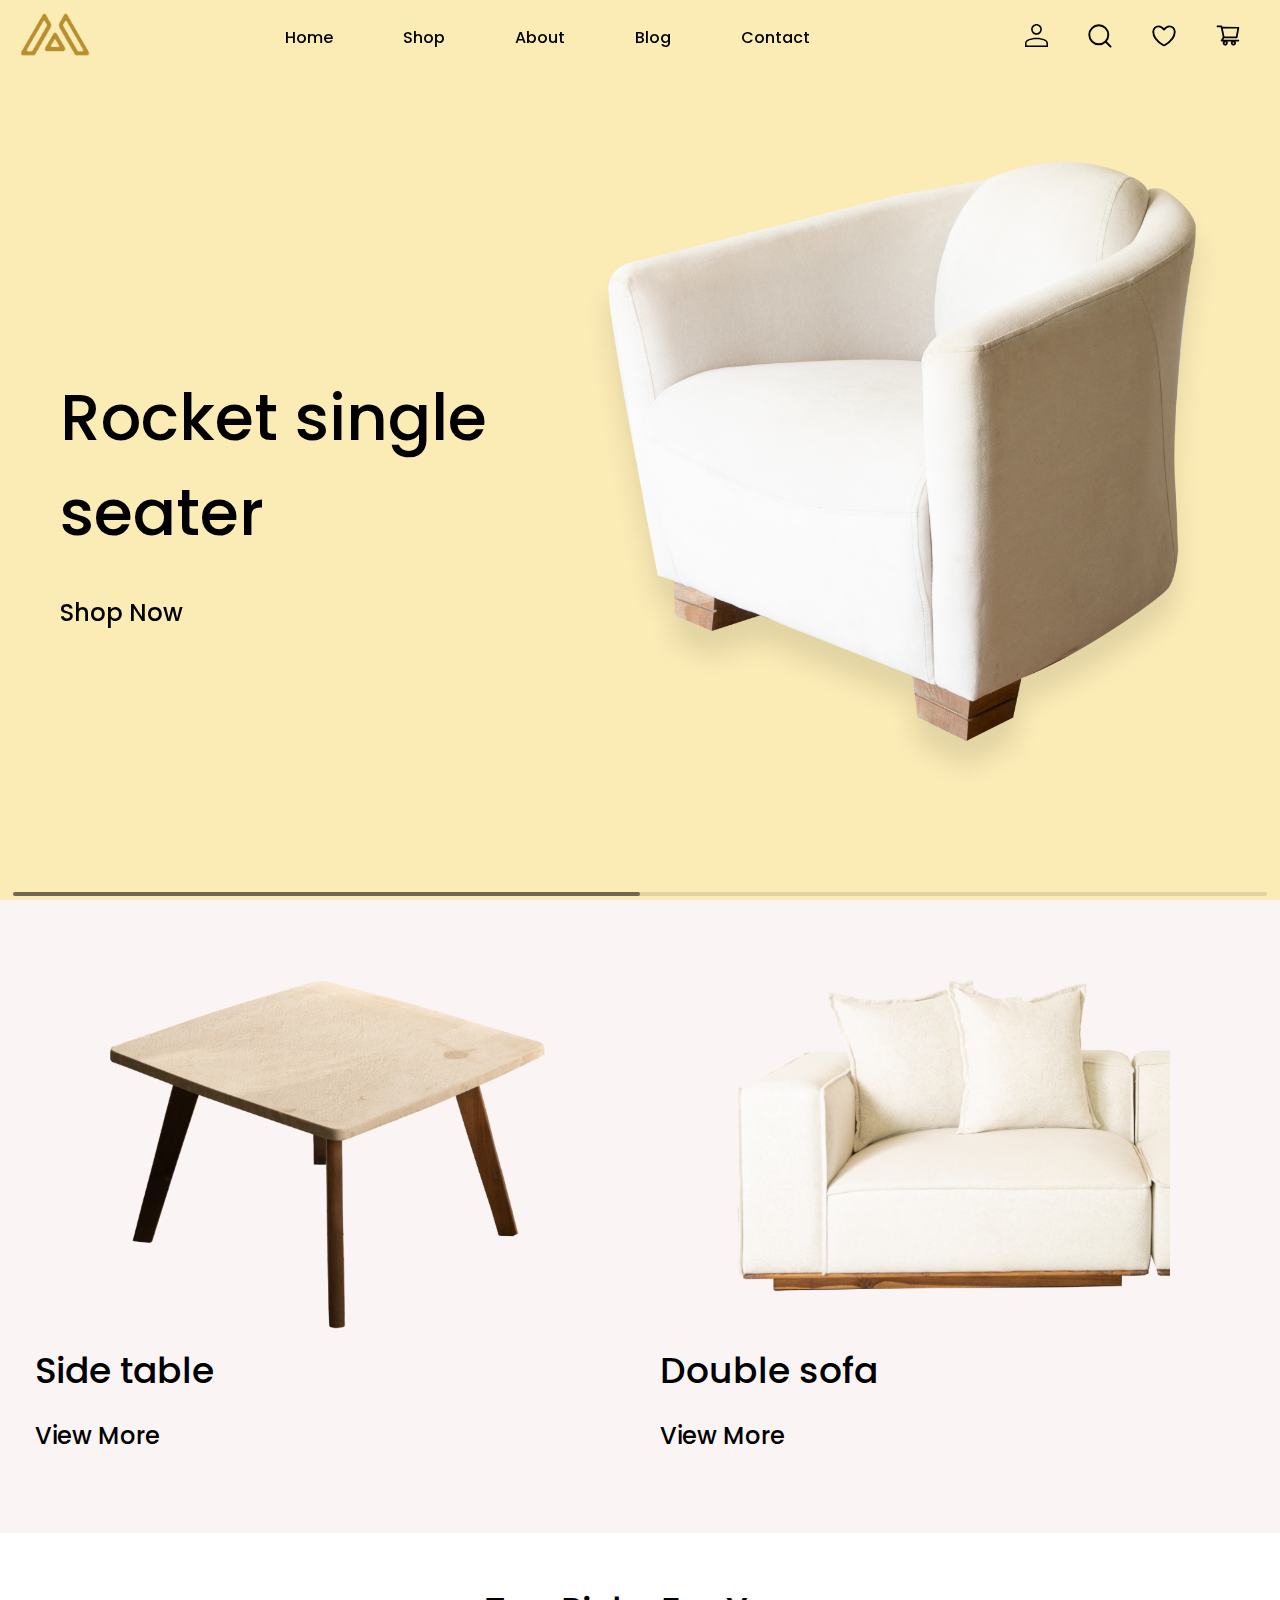
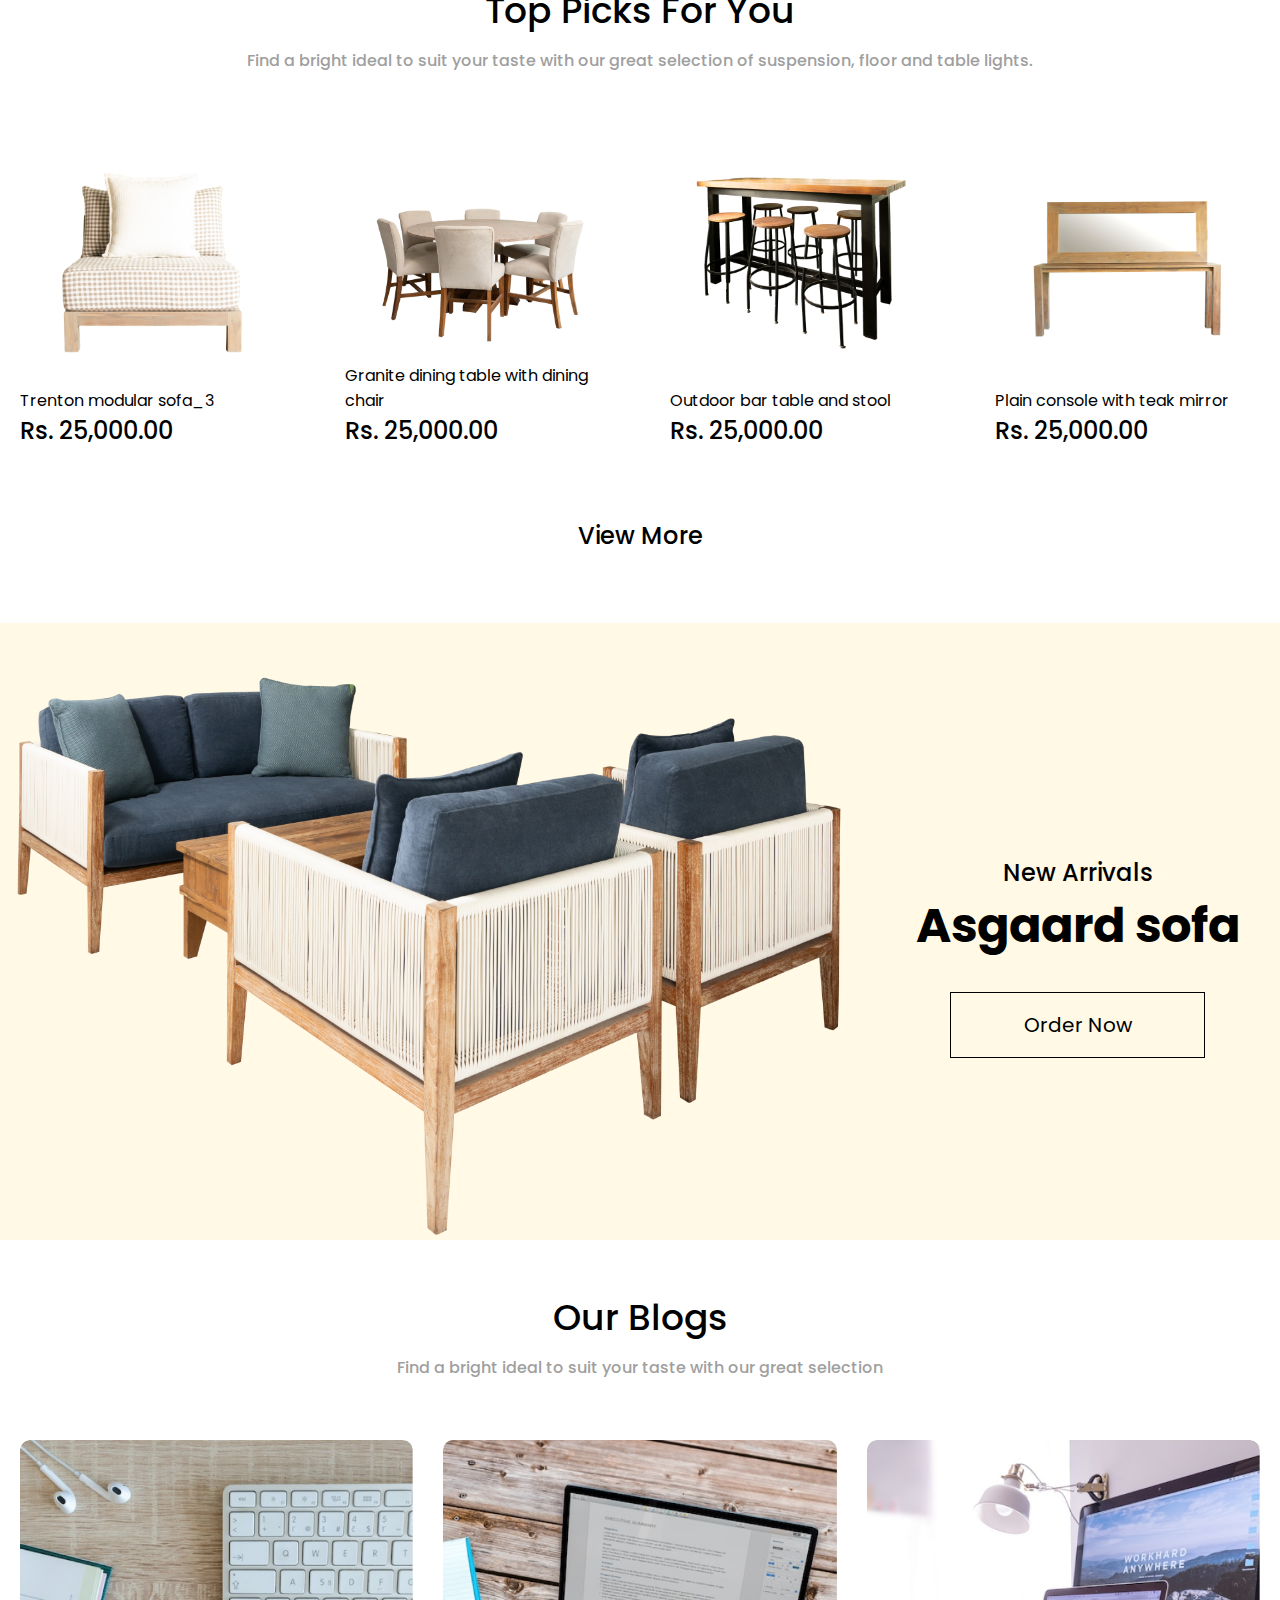
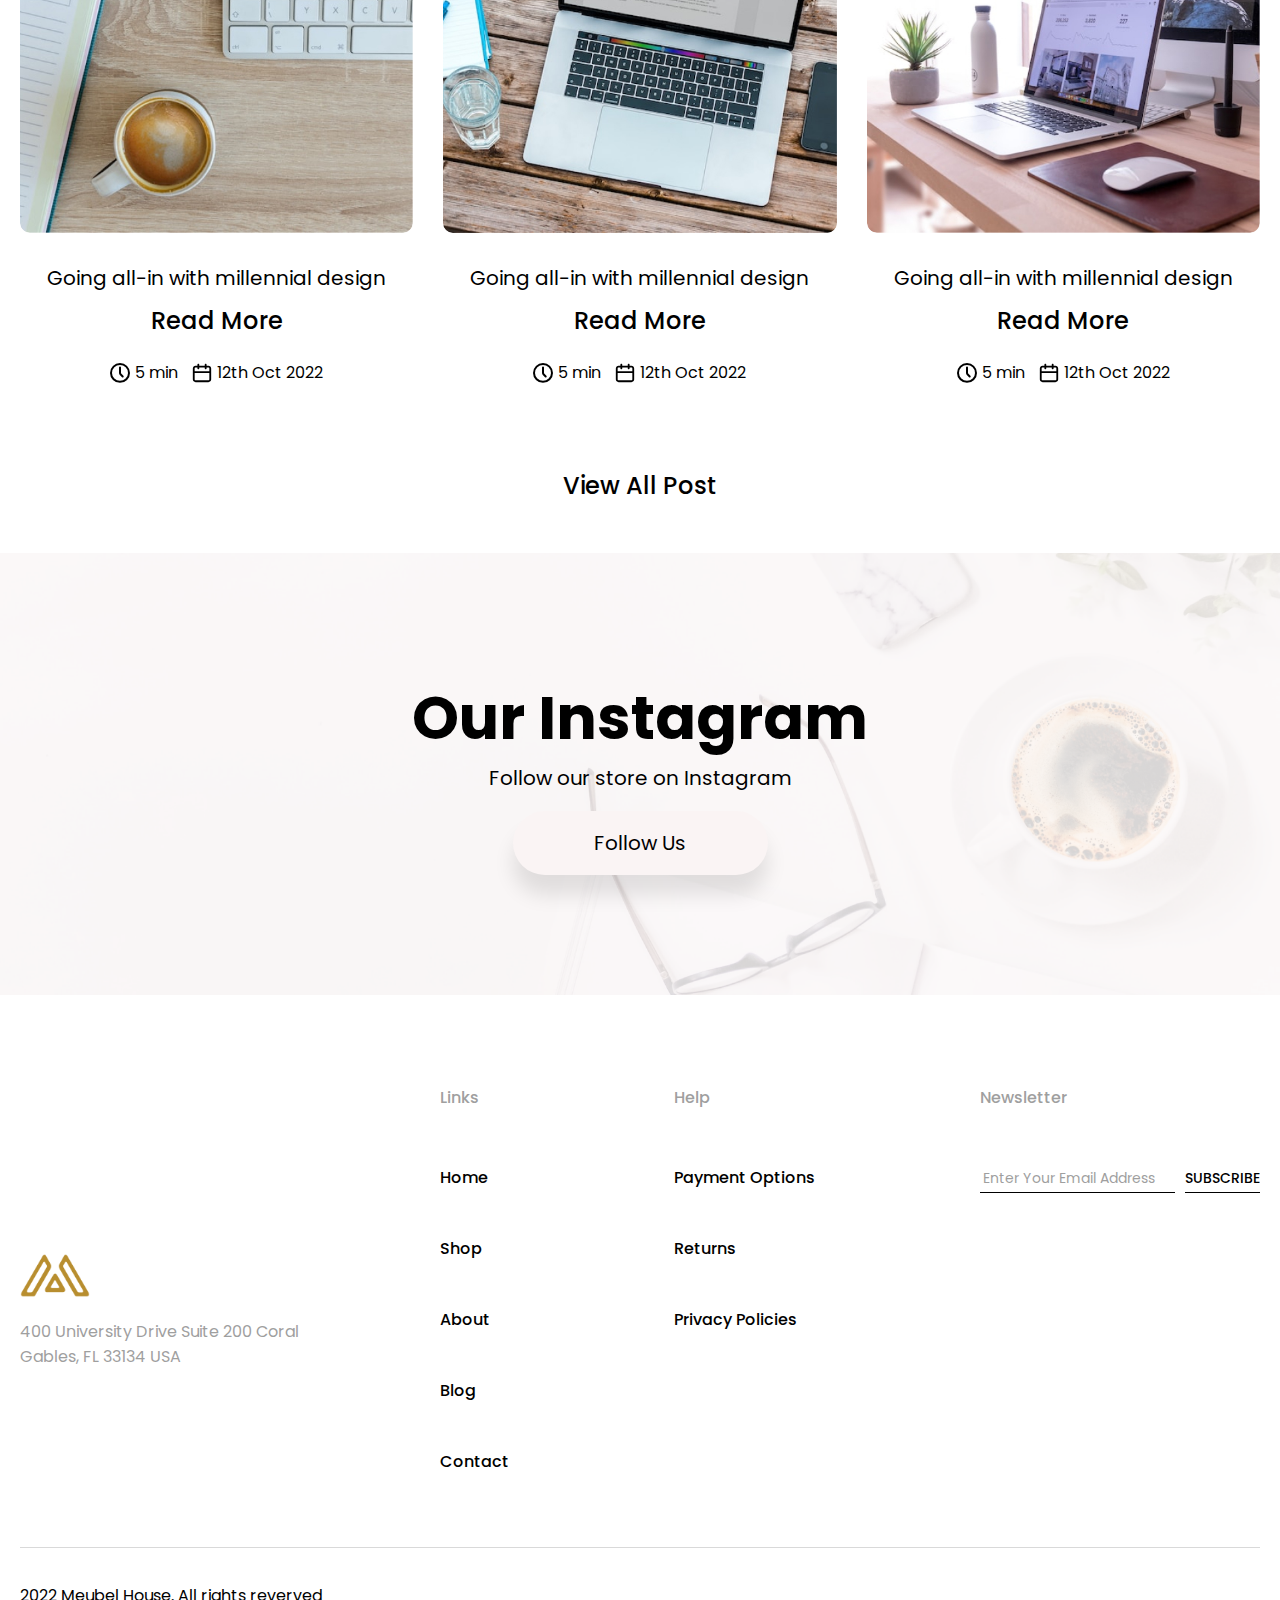
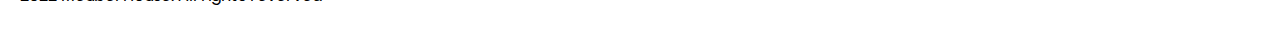
<file: docs/index.html>
<!DOCTYPE html>
<html>

<head>
    <meta charset="UTF-8">
    <meta name="viewport" content="width=device-width, initial-scale=1.0">
    <title>Webshop</title>

    <link rel="shortcut icon" href="favicon.ico" type="image/x-icon">
    <link rel="stylesheet" href="https://cdn.jsdelivr.net/npm/swiper@10/swiper-bundle.min.css" />
    <link rel="stylesheet" href="css/options.css">
    <link rel="stylesheet" href="css/header-footer.css">
    <link rel="stylesheet" href="css/common.css">

    <link rel="stylesheet" href="css/main.css">

    <link rel="stylesheet" href="css/shop.css">

    <link rel="stylesheet" href="css/product.css">

    <link rel="stylesheet" href="css/profile.css">

    <link rel="stylesheet" href="css/checkout.css">

    <link rel="stylesheet" href="css/cart.css">

    <link rel="stylesheet" href="css/contact.css">

    <link rel="stylesheet" href="css/blog.css">

    <link rel="stylesheet" href="css/about.css">

    <link rel="stylesheet" href="css/post.css">

    <script defer src="https://cdn.jsdelivr.net/npm/swiper@10/swiper-bundle.min.js"></script>
    <script defer src="js/StickySidebar.js"></script>
    <script defer src="js/cart.js"></script>
    <script defer src="js/wishlist.js"></script>
    <script defer src="js/main.js"></script>
</head>

<body>
    <div class="page">
        <header class="header">
            <div class="container">
                <div class="header-inner">
                    <div class="header-inner__logo">
                        <a href="/index.html">
                            <img src="img/logo.png" alt="">
                        </a>
                    </div>
                    <nav class="header-inner__nav header-nav">
                        <ul class="menu menu-pages">
                            <li class="menu-item">
                                <a href="/index.html">Home</a>
                            </li>
                            <li class="menu-item">
                                <a href="/shop.html">Shop</a>
                            </li>
                            <li class="menu-item">
                                <a href="/about.html">About</a>
                            </li>
                            <li class="menu-item">
                                <a href="/blog.html">Blog</a>
                            </li>
                            <li class="menu-item">
                                <a href="/contact.html">Contact</a>
                            </li>
                        </ul>
                    </nav>
                    <div class="header-inner__nav header-nav">
                        <ul class="menu menu-icons">
                            <li class="menu-item">
                                <a href="#profile">
                                    <img src="./img/account.svg" alt="">
                                </a>
                            </li>
                            <li class="menu-item">
                                <a href="#search">
                                    <img src="./img/search.svg" alt="">
                                </a>
                            </li>
                            <li class="menu-item">
                                <a href="#favorite">
                                    <div class="wish menu-item-count"></div>
                                    <img src="./img/favorite.svg" alt="">
                                </a>
                            </li>
                            <li class="menu-item">
                                <a href="#cart">
                                    <div class="count menu-item-count"></div>
                                    <img src="./img/cart.svg" alt="">
                                </a>
                            </li>
                        </ul>
                    </div>
                    <nav class="header-inner__nav mobile-nav">
                        <ul class="menu menu-icons">
                            <li class="menu-item">
                                <a href="#menu">
                                    <img src="./img/menu.svg" alt="">
                                </a>
                            </li>
                            <li class="menu-item">
                                <a href="#profile">
                                    <img src="./img/account.svg" alt="">
                                </a>
                            </li>
                            <li class="menu-item">
                                <a href="#search">
                                    <img src="./img/search.svg" alt="">
                                </a>
                            </li>
                            <li class="menu-item">
                                <a href="#favorite">
                                    <div class="wish menu-item-count"></div>
                                    <img src="./img/favorite.svg" alt="">
                                </a>
                            </li>
                            <li class="menu-item">
                                <a href="#cart">
                                    <div class="count menu-item-count"></div>
                                    <img src="./img/cart.svg" alt="">
                                </a>
                            </li>
                        </ul>
                    </nav>
                    <div class="header-inner__toolbar toolbar">
                        <div class="toolbar-wrapper">
                            <div class="toolbar-inner">
                                <button class="toolbar-close">
                                    <img src="img/close-toolbar.svg" alt="">
                                </button>
                                <div class="toolbar-section" data-id="#menu">
                                    <h2 class="toolbar-section__heading">
                                        Menu
                                    </h2>
                                    <div class="toolbar-section__inner">
                                        <nav class="toolbar-section__nav">
                                            <ul class="menu menu-pages">
                                                <li class="menu-item">
                                                    <a href="/index.html">Home</a>
                                                </li>
                                                <li class="menu-item">
                                                    <a href="/shop.html">Shop</a>
                                                </li>
                                                <li class="menu-item">
                                                    <a href="/about.html">About</a>
                                                </li>
                                                <li class="menu-item">
                                                    <a href="/blog.html">Blog</a>
                                                </li>
                                                <li class="menu-item">
                                                    <a href="/contact.html">Contact</a>
                                                </li>
                                            </ul>
                                        </nav>
                                    </div>
                                </div>
                                <div class="toolbar-section" data-id="#profile">
                                    <h2 class="toolbar-section__heading">
                                        Profile
                                    </h2>
                                    <div class="toolbar-section__inner">
                                        <div class="toolbar-section__profile toolbar-profile">
                                            <div class="toolbar-profile__button-wrapper">
                                                <a href="/profile.html" class="toolbar-profile__button">
                                                    Go to profile
                                                </a>
                                            </div>
                                        </div>
                                    </div>
                                </div>
                                <div class="toolbar-section" data-id="#search">
                                    <h2 class="toolbar-section__heading">
                                        Search
                                    </h2>
                                </div>
                                <div class="toolbar-section" data-id="#favorite">
                                    <h2 class="toolbar-section__heading">
                                        Wishlist
                                    </h2>
                                    <div class="toolbar-section__inner">
                                        <div class="toolbar-section__wishlist toolbar-wishlist">
                                            <ul class="toolbar-wishlist__list" data-empty="Your wishlist is empty.">
                                            </ul>
                                        </div>
                                    </div>
                                </div>
                                <div class="toolbar-section" data-id="#cart">
                                    <h2 class="toolbar-section__heading">
                                        Shopping Cart
                                    </h2>
                                    <div class="toolbar-section__inner">
                                        <div class="toolbar-section__cart toolbar-cart">
                                            <ul class="toolbar-cart__list" data-empty="Your cart is empty.">
                                            </ul>
                                            <div class="toolbar-cart__bottom">
                                                <div class="toolbar-cart__total">
                                                    <span>Total</span>
                                                    <span class="total">Rs. 0</span>
                                                </div>
                                                <div class="toolbar-cart__buttons">
                                                    <div class="toolbar-cart__button-wrapper">
                                                        <a href="/cart.html" class="toolbar-cart__button">
                                                            View Cart
                                                        </a>
                                                    </div>
                                                    <div class="toolbar-cart__button-wrapper">
                                                        <a href="/checkout.html" class="toolbar-cart__button">
                                                            Checkout
                                                        </a>
                                                    </div>
                                                </div>
                                            </div>
                                        </div>
                                    </div>
                                </div>
                            </div>
                        </div>
                    </div>
                </div>
            </div>
        </header>
        <main class="main">
            <section class="hero">
                <div class="hero-wrapper">
                    <div class="hero-swiper swiper">
                        <div class="swiper-wrapper">
                            <div class="swiper-slide slide">
                                <div class="slide-wrapper">
                                    <div class="slide-bg ibg">
                                        <img src="./img/main/main.png" alt="">
                                    </div>
                                    <div class="container">
                                        <div class="slide-inner">
                                            <h2 class="slide-title">
                                                Rocket single seater
                                            </h2>
                                            <div class="slide-button-wrapper">
                                                <a href="/shop.html" class="slide-button">
                                                    Shop Now
                                                </a>
                                            </div>
                                        </div>
                                    </div>
                                </div>
                            </div>
                            <div class="swiper-slide slide">
                                <div class="slide-wrapper">
                                    <div class="slide-bg ibg">
                                        <img src="./img/main/main.png" alt="">
                                    </div>
                                    <div class="container">
                                        <div class="slide-inner">
                                            <h2 class="slide-title">
                                                Rocket single seater another word to that
                                            </h2>
                                            <div class="slide-button-wrapper">
                                                <a href="/shop.html" class="slide-button">
                                                    Shop Now
                                                </a>
                                            </div>
                                        </div>
                                    </div>
                                </div>
                            </div>
                        </div>
                        <div class="swiper-scrollbar"></div>
                    </div>
                </div>
            </section>
            <section class="offer">
                <div class="offer-wrapper">
                    <div class="container">
                        <div class="offer-inner">
                            <ul class="offer-inner__list offer-list">
                                <li class="offer-list__item offer-item">
                                    <div class="offer-item__wrapper">
                                        <div class="offer-item__image">
                                            <img src="./img/offer/item1.png" alt="">
                                        </div>
                                        <h3 class="offer-item__heading">
                                            Side table
                                        </h3>
                                        <div class="offer-item__button-wrapper">
                                            <a href="/shop.html" class="offer-item__button">
                                                View More
                                            </a>
                                        </div>
                                    </div>
                                </li>
                                <li class="offer-list__item offer-item">
                                    <div class="offer-item__wrapper">
                                        <div class="offer-item__image">
                                            <img src="./img/offer/item2.png" alt="">
                                        </div>
                                        <h3 class="offer-item__heading">
                                            Double sofa
                                        </h3>
                                        <div class="offer-item__button-wrapper">
                                            <a href="/shop.html" class="offer-item__button">
                                                View More
                                            </a>
                                        </div>
                                    </div>
                                </li>
                            </ul>
                        </div>
                    </div>
                </div>
            </section>
            <section class="picks">
                <div class="picks-wrapper">
                    <div class="container">
                        <div class="picks-inner">
                            <h2 class="picks-inner__title">
                                Top Picks For You
                            </h2>
                            <div class="picks-inner__text">
                                <p>Find a bright ideal to suit your taste with our great selection of suspension, floor and table lights.</p>
                            </div>
                            <ul class="picks-inner__list picks-list">
                                <li class="picks-list__item picks-item">
                                    <div class="picks-item__wrapper">
                                        <div class="picks-item__image">
                                            <a href="/product.html">
                                                <img src="./img/picks/item1.png" alt="">
                                            </a>
                                        </div>
                                        <h4 class="picks-item__heading">
                                            <a href="/product.html">
                                                Trenton modular sofa_3
                                            </a>
                                        </h4>
                                        <div class="picks-item__text">
                                            <p>Rs. 25,000.00</p>
                                        </div>
                                    </div>
                                </li>
                                <li class="picks-list__item picks-item">
                                    <div class="picks-item__wrapper">
                                        <div class="picks-item__image">
                                            <a href="/product.html">
                                                <img src="./img/picks/item2.png" alt="">
                                            </a>
                                        </div>
                                        <h4 class="picks-item__heading">
                                            <a href="/product.html">
                                                Granite dining table with dining chair
                                            </a>
                                        </h4>
                                        <div class="picks-item__text">
                                            <p>Rs. 25,000.00</p>
                                        </div>
                                    </div>
                                </li>
                                <li class="picks-list__item picks-item">
                                    <div class="picks-item__wrapper">
                                        <div class="picks-item__image">
                                            <a href="/product.html">
                                                <img src="./img/picks/item3.png" alt="">
                                            </a>
                                        </div>
                                        <h4 class="picks-item__heading">
                                            <a href="/product.html">
                                                Outdoor bar table and stool
                                            </a>
                                        </h4>
                                        <div class="picks-item__text">
                                            <p>Rs. 25,000.00</p>
                                        </div>
                                    </div>
                                </li>
                                <li class="picks-list__item picks-item">
                                    <div class="picks-item__wrapper">
                                        <div class="picks-item__image">
                                            <a href="/product.html">
                                                <img src="./img/picks/item4.png" alt="">
                                            </a>
                                        </div>
                                        <h4 class="picks-item__heading">
                                            <a href="/product.html">
                                                Plain console with teak mirror
                                            </a>
                                        </h4>
                                        <div class="picks-item__text">
                                            <p>Rs. 25,000.00</p>
                                        </div>
                                    </div>
                                </li>
                            </ul>
                            <div class="picks-inner__button-wrapper">
                                <a href="/shop.html" class="picks-inner__button">
                                    View More
                                </a>
                            </div>
                        </div>
                    </div>
                </div>
            </section>
            <section class="arrivals">
                <div class="arrivals-wrapper">
                    <div class="arrivals-inner">
                        <div class="arrivals-inner__image">
                            <img src="img/arrivals/item.png" alt="">
                        </div>
                        <div class="arrivals-inner__content">
                            <h4 class="arrivals-inner__title">
                                New Arrivals
                            </h4>
                            <h2 class="arrivals-inner__heading">
                                Asgaard sofa
                            </h2>
                            <div class="arrivals-inner__button-wrapper">
                                <a href="/product.html" class="arrivals-inner__button">
                                    Order Now
                                </a>
                            </div>
                        </div>
                    </div>
                </div>
            </section>
            <section class="blogs">
                <div class="blogs-wrapper">
                    <div class="container">
                        <div class="blogs-inner">
                            <h2 class="blogs-inner__title">
                                Our Blogs
                            </h2>
                            <div class="blogs-inner__text">
                                <p>Find a bright ideal to suit your taste with our great selection</p>
                            </div>
                            <ul class="blogs-inner__list blogs-list">
                                <li class="blogs-list__item blogs-item">
                                    <div class="blogs-item__image">
                                        <a href="/post.html" class="ibg">
                                            <img src="img/blogs/item1.jpg" alt="">
                                        </a>
                                    </div>
                                    <h4 class="blogs-item__heading">
                                        Going all-in with millennial design
                                    </h4>
                                    <div class="blogs-item__button-wrapper">
                                        <a href="/post.html" class="blogs-item__button">
                                            Read More
                                        </a>
                                    </div>
                                    <div class="blogs-item__description">
                                        <span>
                                            <img src="img/time.svg" alt="">
                                            5 min
                                        </span>
                                        <span>
                                            <img src="img/date.svg" alt="">
                                            12th Oct 2022
                                        </span>
                                    </div>
                                </li>
                                <li class="blogs-list__item blogs-item">
                                    <div class="blogs-item__image">
                                        <a href="/post.html" class="ibg">
                                            <img src="img/blogs/item2.jpg" alt="">
                                        </a>
                                    </div>
                                    <h4 class="blogs-item__heading">
                                        Going all-in with millennial design
                                    </h4>
                                    <div class="blogs-item__button-wrapper">
                                        <a href="/post.html" class="blogs-item__button">
                                            Read More
                                        </a>
                                    </div>
                                    <div class="blogs-item__description">
                                        <span>
                                            <img src="img/time.svg" alt="">
                                            5 min
                                        </span>
                                        <span>
                                            <img src="img/date.svg" alt="">
                                            12th Oct 2022
                                        </span>
                                    </div>
                                </li>
                                <li class="blogs-list__item blogs-item">
                                    <div class="blogs-item__image">
                                        <a href="/post.html" class="ibg">
                                            <img src="img/blogs/item3.jpg" alt="">
                                        </a>
                                    </div>
                                    <h4 class="blogs-item__heading">
                                        Going all-in with millennial design
                                    </h4>
                                    <div class="blogs-item__button-wrapper">
                                        <a href="/post.html" class="blogs-item__button">
                                            Read More
                                        </a>
                                    </div>
                                    <div class="blogs-item__description">
                                        <span>
                                            <img src="img/time.svg" alt="">
                                            5 min
                                        </span>
                                        <span>
                                            <img src="img/date.svg" alt="">
                                            12th Oct 2022
                                        </span>
                                    </div>
                                </li>
                            </ul>
                            <div class="blogs-inner__button-wrapper">
                                <a href="/blog.html" class="blogs-inner__button">
                                    View All Post
                                </a>
                            </div>
                        </div>
                    </div>
                </div>
            </section>
            <section class="inst">
                <div class="inst-wrapper">
                    <div class="inst-bg ibg">
                        <img src="img/inst/bg.png" alt="">
                    </div>
                    <div class="container">
                        <div class="inst-inner">
                            <h2 class="inst-inner__title">
                                Our Instagram
                            </h2>
                            <div class="inst-inner__text">
                                <p>Follow our store on Instagram</p>
                            </div>
                            <div class="inst-inner__button-wrapper">
                                <a href="#" class="inst-inner__button">
                                    Follow Us
                                </a>
                            </div>
                        </div>
                    </div>
                </div>
            </section>
        </main>
        <footer class="footer">
            <div class="footer-wrapper">
                <div class="container">
                    <div class="footer-inner">
                        <div class="footer-inner__bar">
                            <div class="footer-inner__address">
                                <a href="/index.html" class="logo">
                                    <img src="img/logo.png" alt="">
                                </a>
                                <p>400 University Drive Suite 200 Coral Gables, FL 33134 USA</p>
                            </div>
                            <div class="footer-inner__columns">
                                <div class="footer-inner__column footer-column">
                                    <h4 class="footer-column__heading">
                                        Links
                                    </h4>
                                    <ul class="footer-column__list footer-list">
                                        <li class="footer-list__item">
                                            <a href="/index.html">Home</a>
                                        </li>
                                        <li class="footer-list__item">
                                            <a href="/shop.html">Shop</a>
                                        </li>
                                        <li class="footer-list__item">
                                            <a href="/about.html">About</a>
                                        </li>
                                        <li class="footer-list__item">
                                            <a href="/blog.html">Blog</a>
                                        </li>
                                        <li class="footer-list__item">
                                            <a href="/contact.html">Contact</a>
                                        </li>
                                    </ul>
                                </div>
                                <div class="footer-inner__column footer-column">
                                    <h4 class="footer-column__heading">
                                        Help
                                    </h4>
                                    <ul class="footer-column__list footer-list">
                                        <li class="footer-list__item">
                                            <a href="#">Payment Options</a>
                                        </li>
                                        <li class="footer-list__item">
                                            <a href="#">Returns</a>
                                        </li>
                                        <li class="footer-list__item">
                                            <a href="#">Privacy Policies</a>
                                        </li>
                                    </ul>
                                </div>
                                <div class="footer-inner__column footer-column">
                                    <h4 class="footer-column__heading">
                                        Newsletter
                                    </h4>
                                    <form class="footer-column__form footer-form" action="#" method="post">
                                        <div class="footer-form__row">
                                            <input type="email" name="email" placeholder="Enter Your Email Address" id="footer-form__email">
                                            <input type="submit" value="SUBSCRIBE">
                                        </div>
                                    </form>
                                </div>
                            </div>
                        </div>
                        <div class="footer-inner__copyright">
                            <p>2022 Meubel House. All rights reverved</p>
                        </div>
                    </div>
                </div>
            </div>
        </footer>
    </div>
</body>

</html>
</file>
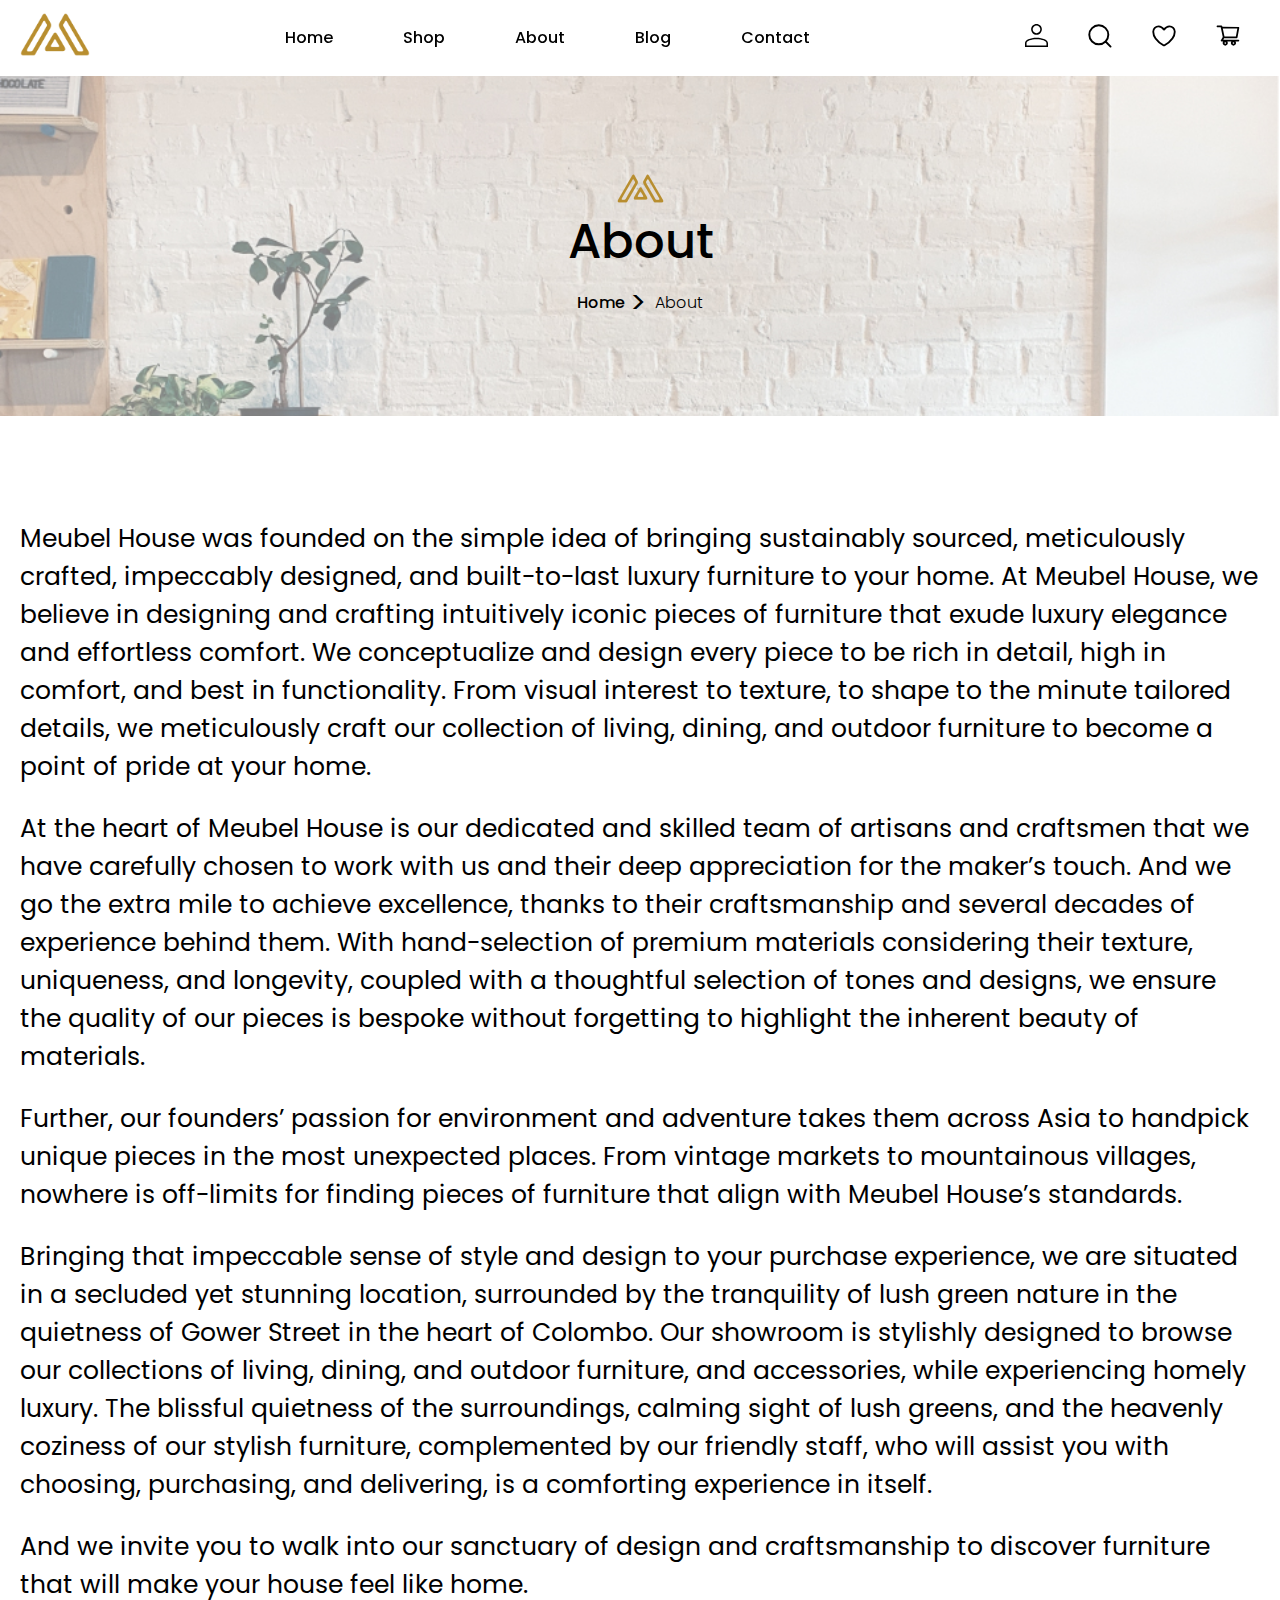
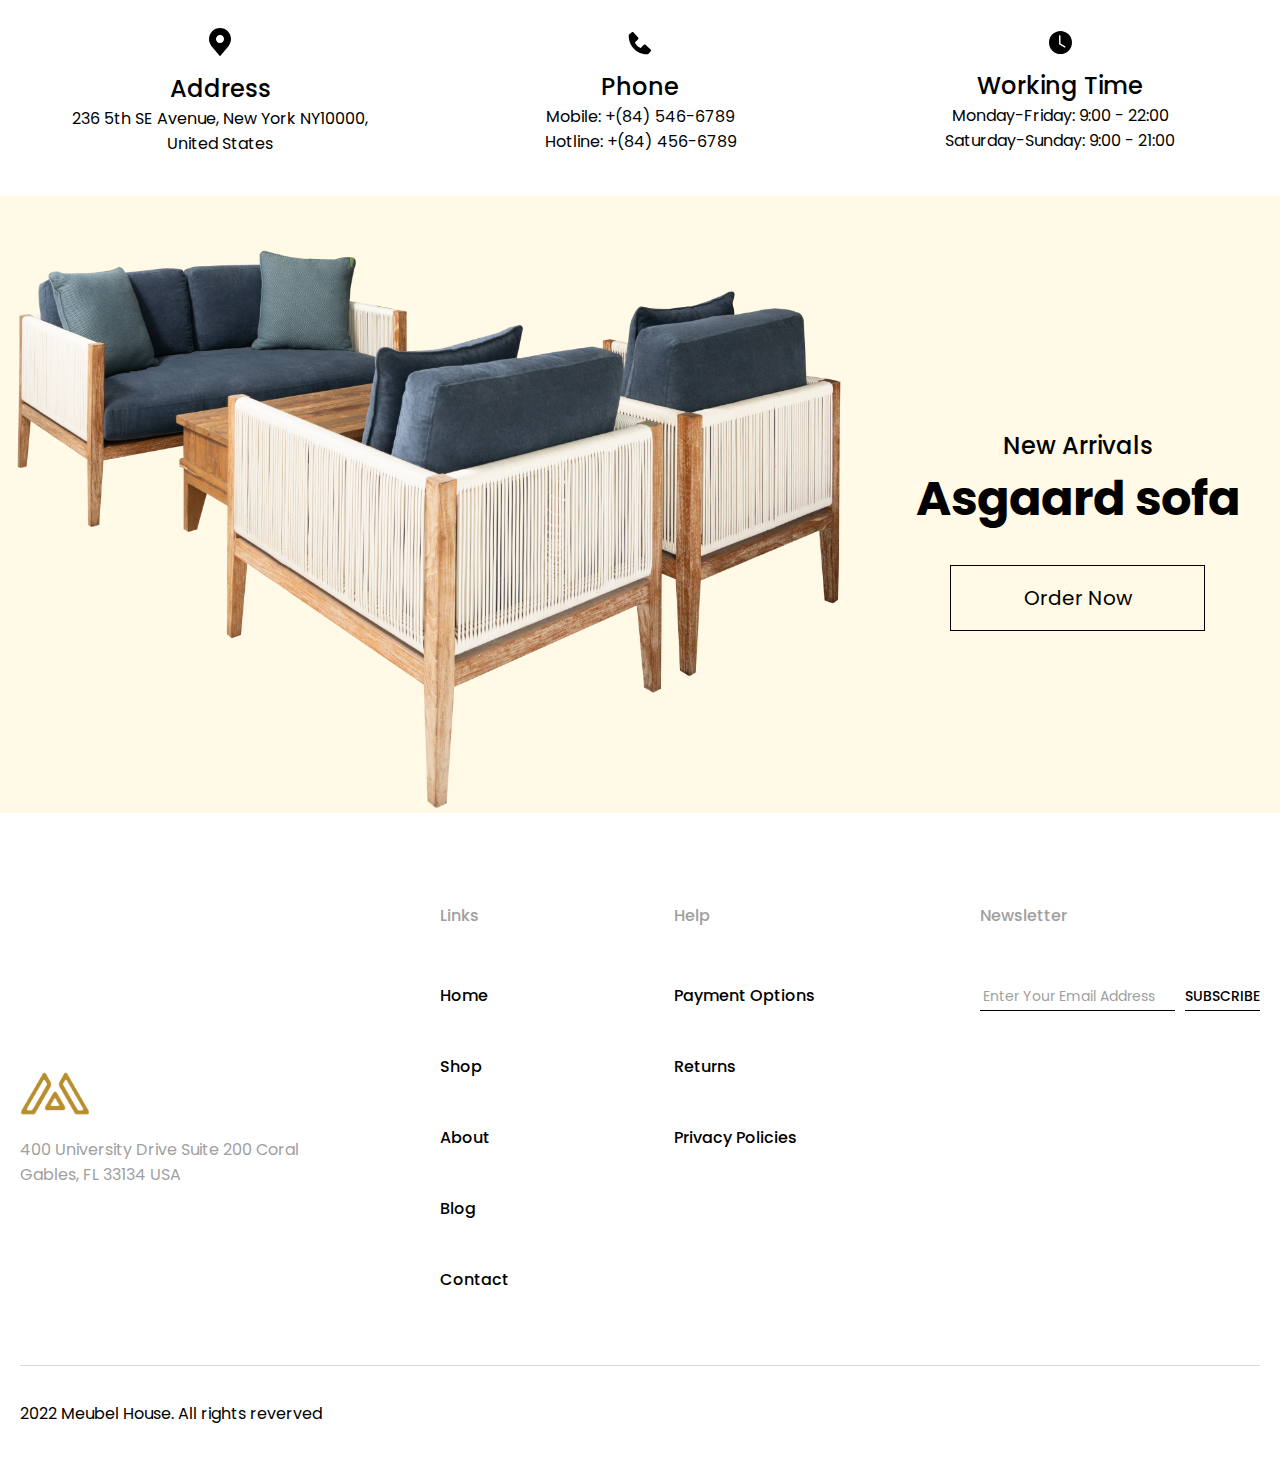
<file: docs/about.html>
<!DOCTYPE html>
<html>

<head>
    <meta charset="UTF-8">
    <meta name="viewport" content="width=device-width, initial-scale=1.0">
    <title>Webshop</title>

    <link rel="shortcut icon" href="favicon.ico" type="image/x-icon">
    <link rel="stylesheet" href="https://cdn.jsdelivr.net/npm/swiper@10/swiper-bundle.min.css" />
    <link rel="stylesheet" href="css/options.css">
    <link rel="stylesheet" href="css/header-footer.css">
    <link rel="stylesheet" href="css/common.css">

    <link rel="stylesheet" href="css/main.css">

    <link rel="stylesheet" href="css/shop.css">

    <link rel="stylesheet" href="css/product.css">

    <link rel="stylesheet" href="css/profile.css">

    <link rel="stylesheet" href="css/checkout.css">

    <link rel="stylesheet" href="css/cart.css">

    <link rel="stylesheet" href="css/contact.css">

    <link rel="stylesheet" href="css/blog.css">

    <link rel="stylesheet" href="css/about.css">

    <link rel="stylesheet" href="css/post.css">

    <script defer src="https://cdn.jsdelivr.net/npm/swiper@10/swiper-bundle.min.js"></script>
    <script defer src="js/StickySidebar.js"></script>
    <script defer src="js/cart.js"></script>
    <script defer src="js/wishlist.js"></script>
    <script defer src="js/main.js"></script>
</head>

<body>
    <div class="page">
        <header class="header">
            <div class="container">
                <div class="header-inner">
                    <div class="header-inner__logo">
                        <a href="/index.html">
                            <img src="img/logo.png" alt="">
                        </a>
                    </div>
                    <nav class="header-inner__nav header-nav">
                        <ul class="menu menu-pages">
                            <li class="menu-item">
                                <a href="/index.html">Home</a>
                            </li>
                            <li class="menu-item">
                                <a href="/shop.html">Shop</a>
                            </li>
                            <li class="menu-item">
                                <a href="/about.html">About</a>
                            </li>
                            <li class="menu-item">
                                <a href="/blog.html">Blog</a>
                            </li>
                            <li class="menu-item">
                                <a href="/contact.html">Contact</a>
                            </li>
                        </ul>
                    </nav>
                    <div class="header-inner__nav header-nav">
                        <ul class="menu menu-icons">
                            <li class="menu-item">
                                <a href="#profile">
                                    <img src="./img/account.svg" alt="">
                                </a>
                            </li>
                            <li class="menu-item">
                                <a href="#search">
                                    <img src="./img/search.svg" alt="">
                                </a>
                            </li>
                            <li class="menu-item">
                                <a href="#favorite">
                                    <div class="wish menu-item-count"></div>
                                    <img src="./img/favorite.svg" alt="">
                                </a>
                            </li>
                            <li class="menu-item">
                                <a href="#cart">
                                    <div class="count menu-item-count"></div>
                                    <img src="./img/cart.svg" alt="">
                                </a>
                            </li>
                        </ul>
                    </div>
                    <nav class="header-inner__nav mobile-nav">
                        <ul class="menu menu-icons">
                            <li class="menu-item">
                                <a href="#menu">
                                    <img src="./img/menu.svg" alt="">
                                </a>
                            </li>
                            <li class="menu-item">
                                <a href="#profile">
                                    <img src="./img/account.svg" alt="">
                                </a>
                            </li>
                            <li class="menu-item">
                                <a href="#search">
                                    <img src="./img/search.svg" alt="">
                                </a>
                            </li>
                            <li class="menu-item">
                                <a href="#favorite">
                                    <div class="wish menu-item-count"></div>
                                    <img src="./img/favorite.svg" alt="">
                                </a>
                            </li>
                            <li class="menu-item">
                                <a href="#cart">
                                    <div class="count menu-item-count"></div>
                                    <img src="./img/cart.svg" alt="">
                                </a>
                            </li>
                        </ul>
                    </nav>
                    <div class="header-inner__toolbar toolbar">
                        <div class="toolbar-wrapper">
                            <div class="toolbar-inner">
                                <button class="toolbar-close">
                                    <img src="img/close-toolbar.svg" alt="">
                                </button>
                                <div class="toolbar-section" data-id="#menu">
                                    <h2 class="toolbar-section__heading">
                                        Menu
                                    </h2>
                                    <div class="toolbar-section__inner">
                                        <nav class="toolbar-section__nav">
                                            <ul class="menu menu-pages">
                                                <li class="menu-item">
                                                    <a href="/index.html">Home</a>
                                                </li>
                                                <li class="menu-item">
                                                    <a href="/shop.html">Shop</a>
                                                </li>
                                                <li class="menu-item">
                                                    <a href="/about.html">About</a>
                                                </li>
                                                <li class="menu-item">
                                                    <a href="/blog.html">Blog</a>
                                                </li>
                                                <li class="menu-item">
                                                    <a href="/contact.html">Contact</a>
                                                </li>
                                            </ul>
                                        </nav>
                                    </div>
                                </div>
                                <div class="toolbar-section" data-id="#profile">
                                    <h2 class="toolbar-section__heading">
                                        Profile
                                    </h2>
                                    <div class="toolbar-section__inner">
                                        <div class="toolbar-section__profile toolbar-profile">
                                            <div class="toolbar-profile__button-wrapper">
                                                <a href="/profile.html" class="toolbar-profile__button">
                                                    Go to profile
                                                </a>
                                            </div>
                                        </div>
                                    </div>
                                </div>
                                <div class="toolbar-section" data-id="#search">
                                    <h2 class="toolbar-section__heading">
                                        Search
                                    </h2>
                                </div>
                                <div class="toolbar-section" data-id="#favorite">
                                    <h2 class="toolbar-section__heading">
                                        Wishlist
                                    </h2>
                                    <div class="toolbar-section__inner">
                                        <div class="toolbar-section__wishlist toolbar-wishlist">
                                            <ul class="toolbar-wishlist__list" data-empty="Your wishlist is empty.">
                                            </ul>
                                        </div>
                                    </div>
                                </div>
                                <div class="toolbar-section" data-id="#cart">
                                    <h2 class="toolbar-section__heading">
                                        Shopping Cart
                                    </h2>
                                    <div class="toolbar-section__inner">
                                        <div class="toolbar-section__cart toolbar-cart">
                                            <ul class="toolbar-cart__list" data-empty="Your cart is empty.">
                                            </ul>
                                            <div class="toolbar-cart__bottom">
                                                <div class="toolbar-cart__total">
                                                    <span>Total</span>
                                                    <span class="total">Rs. 0</span>
                                                </div>
                                                <div class="toolbar-cart__buttons">
                                                    <div class="toolbar-cart__button-wrapper">
                                                        <a href="/cart.html" class="toolbar-cart__button">
                                                            View Cart
                                                        </a>
                                                    </div>
                                                    <div class="toolbar-cart__button-wrapper">
                                                        <a href="/checkout.html" class="toolbar-cart__button">
                                                            Checkout
                                                        </a>
                                                    </div>
                                                </div>
                                            </div>
                                        </div>
                                    </div>
                                </div>
                            </div>
                        </div>
                    </div>
                </div>
            </div>
        </header>
        <main class="main">
            <section class="banner">
                <div class="banner-wrapper">
                    <div class="banner-bg ibg">
                        <img src="img/banner/item1.jpg" alt="">
                    </div>
                    <div class="container">
                        <div class="banner-inner">
                            <div class="banner-inner__logo">
                                <img src="img/logo.png" alt="">
                            </div>
                            <h1 class="banner-inner__title">
                                About
                            </h1>
                            <div class="banner-inner__breadcrumbs banner-breadcrumbs">
                                <a href="/index.html">Home</a> <span>About</span>
                            </div>
                        </div>
                    </div>
                </div>
            </section>
            <section class="about">
                <div class="about-wrapper">
                    <div class="container">
                        <div class="about-inner">
                            <div class="about-inner__content about-content">
                                <p>
                                    Meubel House was founded on the simple idea of bringing sustainably sourced,
                                    meticulously crafted, impeccably designed, and built-to-last luxury furniture to your
                                    home. At Meubel House, we believe in designing and crafting intuitively iconic pieces of furniture that exude luxury elegance and effortless comfort. We conceptualize and design every piece to be rich in detail, high in comfort, and best in functionality. From visual interest to texture, to shape to the minute tailored details, we meticulously craft our collection of living, dining, and outdoor furniture to become a point of pride at your home.
                                </p>
                                <p>
                                    At the heart of Meubel House is our dedicated and skilled team of artisans and
                                    craftsmen that we have carefully chosen to work with us and their deep appreciation for the maker’s touch. And we go the extra mile to achieve excellence, thanks to their craftsmanship and several decades of experience behind them.
                                    With hand-selection of premium materials considering their texture, uniqueness,
                                    and longevity, coupled with a thoughtful selection of tones and designs, we ensure the quality of our pieces is bespoke without forgetting to highlight the inherent
                                    beauty of materials.
                                </p>
                                <p>
                                    Further, our founders’ passion for environment and adventure takes them across
                                    Asia to handpick unique pieces in the most unexpected places. From vintage markets to mountainous villages, nowhere is off-limits for finding pieces of furniture that align with Meubel House’s standards.
                                </p>
                                <p>
                                    Bringing that impeccable sense of style and design to your purchase experience, we are situated in a secluded yet stunning location, surrounded by the tranquility of lush green nature in the quietness of Gower Street in the heart of Colombo. Our
                                    showroom is stylishly designed to browse our collections of living, dining, and
                                    outdoor furniture, and accessories, while experiencing homely luxury.
                                    The blissful quietness of the surroundings, calming sight of lush greens, and the
                                    heavenly coziness of our stylish furniture, complemented by our friendly staff, who
                                    will assist you with choosing, purchasing, and delivering, is a comforting experience in itself.
                                </p>
                                <p>And we invite you to walk into our sanctuary of design and craftsmanship to discover furniture that will make your house feel like home.</p>
                            </div>
                            <div class="about-inner__address about-address">
                                <ul class="about-address__list">
                                    <li class="about-address__item about-item">
                                        <div class="about-item__image">
                                            <img src="img/map.svg" alt="">
                                        </div>
                                        <div class="about-item__content">
                                            <h4 class="about-item__heading">
                                                Address
                                            </h4>
                                            <div class="about-item__text">
                                                <p>236 5th SE Avenue, New York NY10000, United States</p>
                                            </div>
                                        </div>
                                    </li>
                                    <li class="about-address__item about-item">
                                        <div class="about-item__image">
                                            <img src="img/tel.svg" alt="">
                                        </div>
                                        <div class="about-item__content">
                                            <h4 class="about-item__heading">
                                                Phone
                                            </h4>
                                            <div class="about-item__text">
                                                <p>Mobile: <a href="tel:+845466789">+(84) 546-6789</a></p>
                                                <p>Hotline: <a href="tel:+844566789">+(84) 456-6789</a></p>
                                            </div>
                                        </div>
                                    </li>
                                    <li class="about-address__item about-item">
                                        <div class="about-item__image">
                                            <img src="img/clock.svg" alt="">
                                        </div>
                                        <div class="about-item__content">
                                            <h4 class="about-item__heading">
                                                Working Time
                                            </h4>
                                            <div class="about-item__text">
                                                <p>Monday-Friday: 9:00 - 22:00</p>
                                                <p>Saturday-Sunday: 9:00 - 21:00</p>
                                            </div>
                                        </div>
                                    </li>
                                </ul>
                            </div>
                        </div>
                    </div>
                </div>
            </section>
            <section class="arrivals">
                <div class="arrivals-wrapper">
                    <div class="arrivals-inner">
                        <div class="arrivals-inner__image">
                            <img src="img/arrivals/item.png" alt="">
                        </div>
                        <div class="arrivals-inner__content">
                            <h4 class="arrivals-inner__title">
                                New Arrivals
                            </h4>
                            <h2 class="arrivals-inner__heading">
                                Asgaard sofa
                            </h2>
                            <div class="arrivals-inner__button-wrapper">
                                <a href="/product.html" class="arrivals-inner__button">
                                    Order Now
                                </a>
                            </div>
                        </div>
                    </div>
                </div>
            </section>
        </main>
        <footer class="footer">
            <div class="footer-wrapper">
                <div class="container">
                    <div class="footer-inner">
                        <div class="footer-inner__bar">
                            <div class="footer-inner__address">
                                <a href="/index.html" class="logo">
                                    <img src="img/logo.png" alt="">
                                </a>
                                <p>400 University Drive Suite 200 Coral Gables, FL 33134 USA</p>
                            </div>
                            <div class="footer-inner__columns">
                                <div class="footer-inner__column footer-column">
                                    <h4 class="footer-column__heading">
                                        Links
                                    </h4>
                                    <ul class="footer-column__list footer-list">
                                        <li class="footer-list__item">
                                            <a href="/index.html">Home</a>
                                        </li>
                                        <li class="footer-list__item">
                                            <a href="/shop.html">Shop</a>
                                        </li>
                                        <li class="footer-list__item">
                                            <a href="/about.html">About</a>
                                        </li>
                                        <li class="footer-list__item">
                                            <a href="/blog.html">Blog</a>
                                        </li>
                                        <li class="footer-list__item">
                                            <a href="/contact.html">Contact</a>
                                        </li>
                                    </ul>
                                </div>
                                <div class="footer-inner__column footer-column">
                                    <h4 class="footer-column__heading">
                                        Help
                                    </h4>
                                    <ul class="footer-column__list footer-list">
                                        <li class="footer-list__item">
                                            <a href="#">Payment Options</a>
                                        </li>
                                        <li class="footer-list__item">
                                            <a href="#">Returns</a>
                                        </li>
                                        <li class="footer-list__item">
                                            <a href="#">Privacy Policies</a>
                                        </li>
                                    </ul>
                                </div>
                                <div class="footer-inner__column footer-column">
                                    <h4 class="footer-column__heading">
                                        Newsletter
                                    </h4>
                                    <form class="footer-column__form footer-form" action="#" method="post">
                                        <div class="footer-form__row">
                                            <input type="email" name="email" placeholder="Enter Your Email Address" id="footer-form__email">
                                            <input type="submit" value="SUBSCRIBE">
                                        </div>
                                    </form>
                                </div>
                            </div>
                        </div>
                        <div class="footer-inner__copyright">
                            <p>2022 Meubel House. All rights reverved</p>
                        </div>
                    </div>
                </div>
            </div>
        </footer>
    </div>
</body>

</html>
</file>
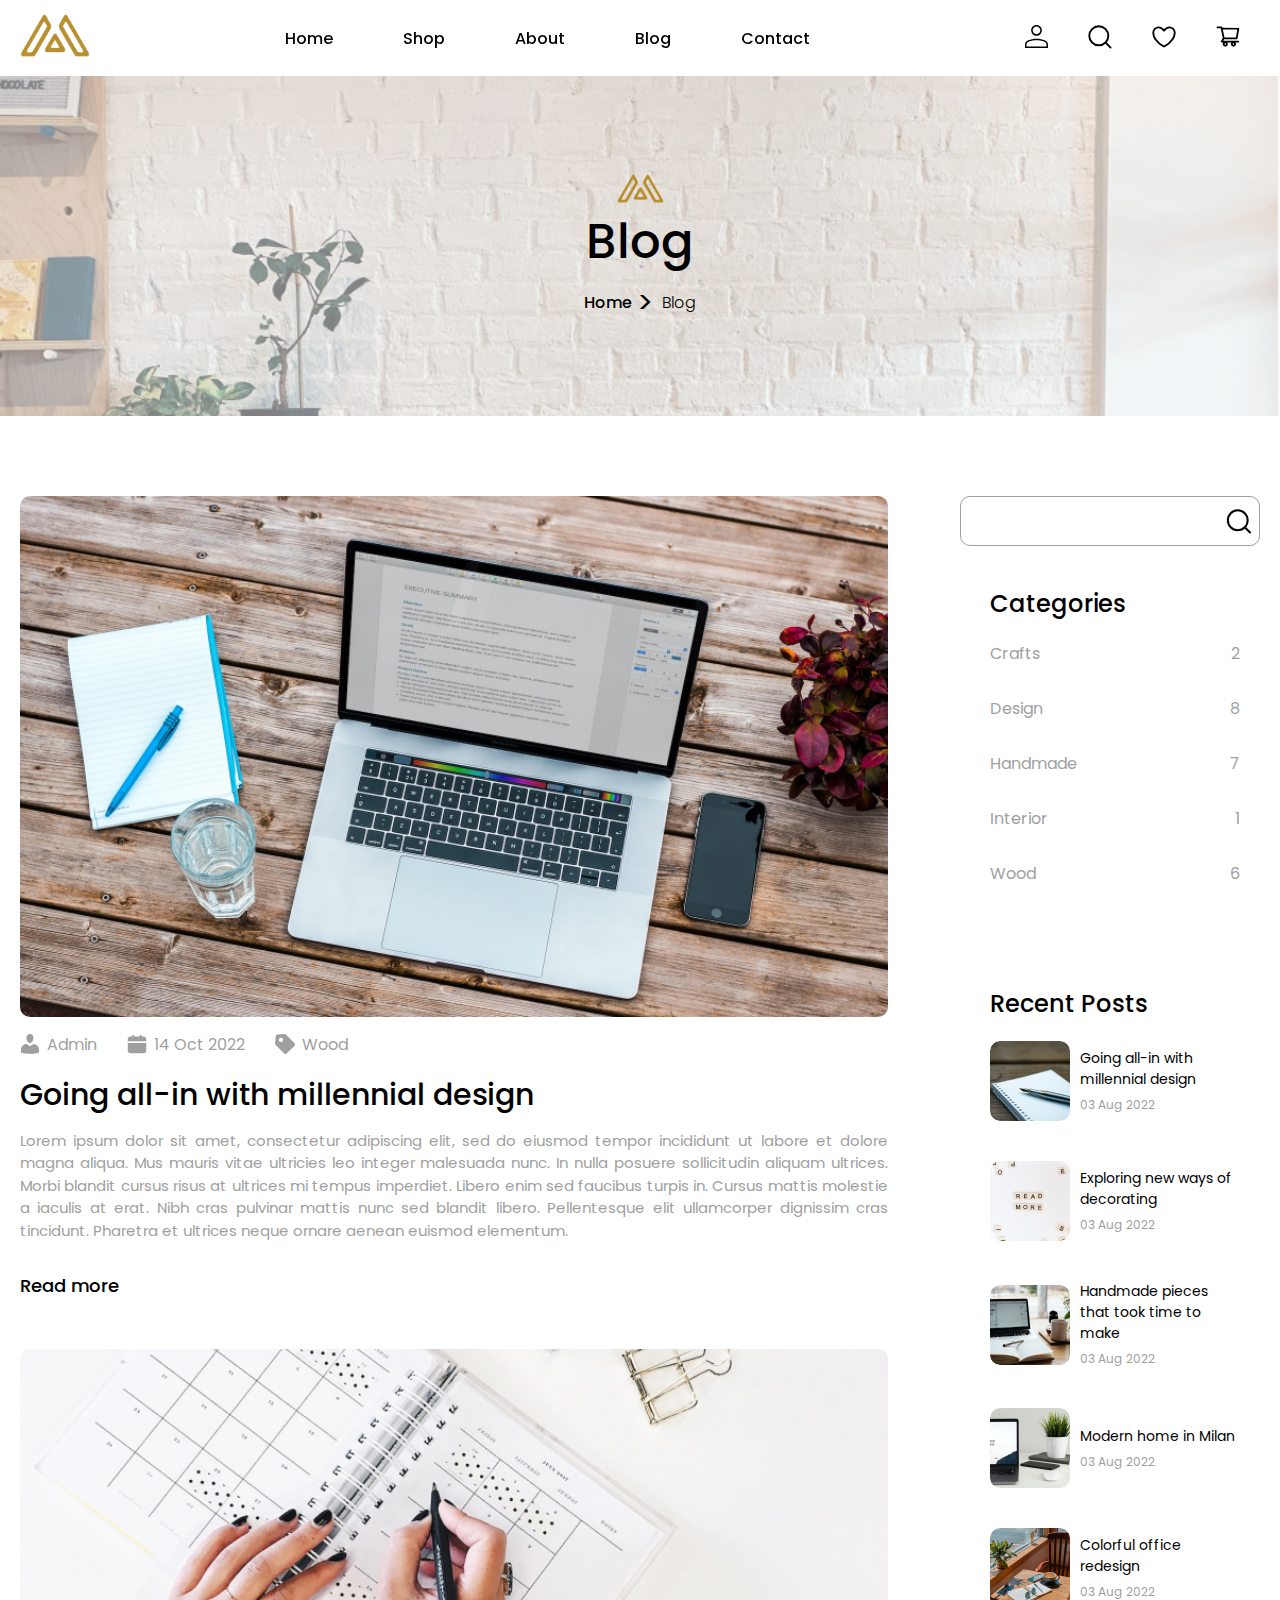
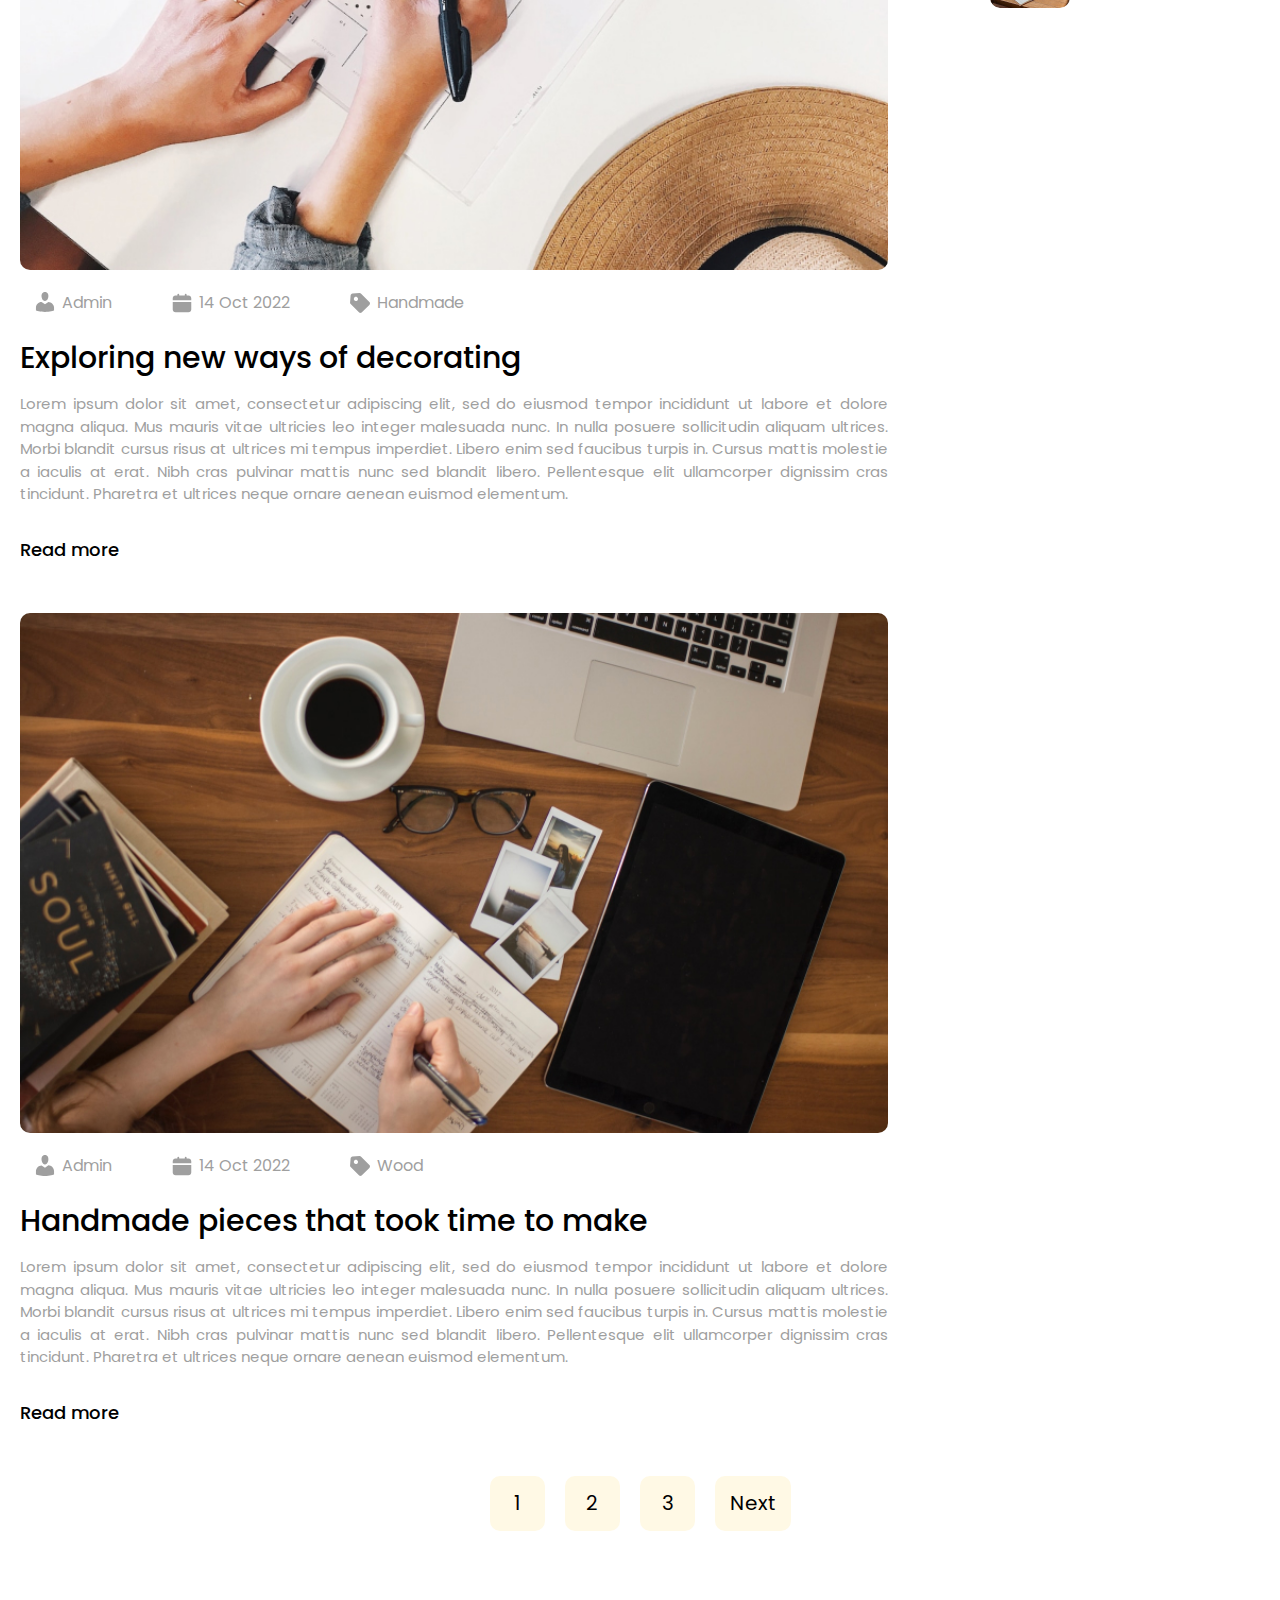
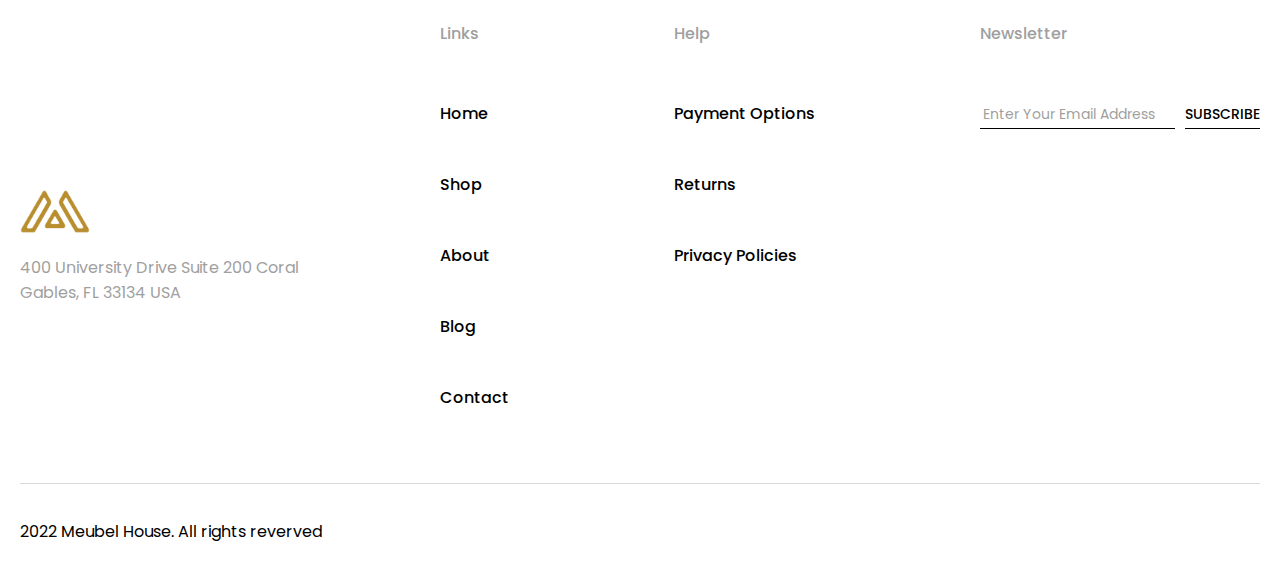
<file: docs/blog.html>
<!DOCTYPE html>
<html>

<head>
    <meta charset="UTF-8">
    <meta name="viewport" content="width=device-width, initial-scale=1.0">
    <title>Webshop</title>

    <link rel="shortcut icon" href="favicon.ico" type="image/x-icon">
    <link rel="stylesheet" href="https://cdn.jsdelivr.net/npm/swiper@10/swiper-bundle.min.css" />
    <link rel="stylesheet" href="css/options.css">
    <link rel="stylesheet" href="css/header-footer.css">
    <link rel="stylesheet" href="css/common.css">

    <link rel="stylesheet" href="css/main.css">

    <link rel="stylesheet" href="css/shop.css">

    <link rel="stylesheet" href="css/product.css">

    <link rel="stylesheet" href="css/profile.css">

    <link rel="stylesheet" href="css/checkout.css">

    <link rel="stylesheet" href="css/cart.css">

    <link rel="stylesheet" href="css/contact.css">

    <link rel="stylesheet" href="css/blog.css">

    <link rel="stylesheet" href="css/about.css">

    <link rel="stylesheet" href="css/post.css">

    <script defer src="https://cdn.jsdelivr.net/npm/swiper@10/swiper-bundle.min.js"></script>
    <script defer src="js/StickySidebar.js"></script>
    <script defer src="js/cart.js"></script>
    <script defer src="js/wishlist.js"></script>
    <script defer src="js/main.js"></script>
</head>

<body>
    <div class="page">
        <header class="header">
            <div class="container">
                <div class="header-inner">
                    <div class="header-inner__logo">
                        <a href="/index.html">
                            <img src="img/logo.png" alt="">
                        </a>
                    </div>
                    <nav class="header-inner__nav header-nav">
                        <ul class="menu menu-pages">
                            <li class="menu-item">
                                <a href="/index.html">Home</a>
                            </li>
                            <li class="menu-item">
                                <a href="/shop.html">Shop</a>
                            </li>
                            <li class="menu-item">
                                <a href="/about.html">About</a>
                            </li>
                            <li class="menu-item">
                                <a href="/blog.html">Blog</a>
                            </li>
                            <li class="menu-item">
                                <a href="/contact.html">Contact</a>
                            </li>
                        </ul>
                    </nav>
                    <div class="header-inner__nav header-nav">
                        <ul class="menu menu-icons">
                            <li class="menu-item">
                                <a href="#profile">
                                    <img src="./img/account.svg" alt="">
                                </a>
                            </li>
                            <li class="menu-item">
                                <a href="#search">
                                    <img src="./img/search.svg" alt="">
                                </a>
                            </li>
                            <li class="menu-item">
                                <a href="#favorite">
                                    <div class="wish menu-item-count"></div>
                                    <img src="./img/favorite.svg" alt="">
                                </a>
                            </li>
                            <li class="menu-item">
                                <a href="#cart">
                                    <div class="count menu-item-count"></div>
                                    <img src="./img/cart.svg" alt="">
                                </a>
                            </li>
                        </ul>
                    </div>
                    <nav class="header-inner__nav mobile-nav">
                        <ul class="menu menu-icons">
                            <li class="menu-item">
                                <a href="#menu">
                                    <img src="./img/menu.svg" alt="">
                                </a>
                            </li>
                            <li class="menu-item">
                                <a href="#profile">
                                    <img src="./img/account.svg" alt="">
                                </a>
                            </li>
                            <li class="menu-item">
                                <a href="#search">
                                    <img src="./img/search.svg" alt="">
                                </a>
                            </li>
                            <li class="menu-item">
                                <a href="#favorite">
                                    <div class="wish menu-item-count"></div>
                                    <img src="./img/favorite.svg" alt="">
                                </a>
                            </li>
                            <li class="menu-item">
                                <a href="#cart">
                                    <div class="count menu-item-count"></div>
                                    <img src="./img/cart.svg" alt="">
                                </a>
                            </li>
                        </ul>
                    </nav>
                    <div class="header-inner__toolbar toolbar">
                        <div class="toolbar-wrapper">
                            <div class="toolbar-inner">
                                <button class="toolbar-close">
                                    <img src="img/close-toolbar.svg" alt="">
                                </button>
                                <div class="toolbar-section" data-id="#menu">
                                    <h2 class="toolbar-section__heading">
                                        Menu
                                    </h2>
                                    <div class="toolbar-section__inner">
                                        <nav class="toolbar-section__nav">
                                            <ul class="menu menu-pages">
                                                <li class="menu-item">
                                                    <a href="/index.html">Home</a>
                                                </li>
                                                <li class="menu-item">
                                                    <a href="/shop.html">Shop</a>
                                                </li>
                                                <li class="menu-item">
                                                    <a href="/about.html">About</a>
                                                </li>
                                                <li class="menu-item">
                                                    <a href="/blog.html">Blog</a>
                                                </li>
                                                <li class="menu-item">
                                                    <a href="/contact.html">Contact</a>
                                                </li>
                                            </ul>
                                        </nav>
                                    </div>
                                </div>
                                <div class="toolbar-section" data-id="#profile">
                                    <h2 class="toolbar-section__heading">
                                        Profile
                                    </h2>
                                    <div class="toolbar-section__inner">
                                        <div class="toolbar-section__profile toolbar-profile">
                                            <div class="toolbar-profile__button-wrapper">
                                                <a href="/profile.html" class="toolbar-profile__button">
                                                    Go to profile
                                                </a>
                                            </div>
                                        </div>
                                    </div>
                                </div>
                                <div class="toolbar-section" data-id="#search">
                                    <h2 class="toolbar-section__heading">
                                        Search
                                    </h2>
                                </div>
                                <div class="toolbar-section" data-id="#favorite">
                                    <h2 class="toolbar-section__heading">
                                        Wishlist
                                    </h2>
                                    <div class="toolbar-section__inner">
                                        <div class="toolbar-section__wishlist toolbar-wishlist">
                                            <ul class="toolbar-wishlist__list" data-empty="Your wishlist is empty.">
                                            </ul>
                                        </div>
                                    </div>
                                </div>
                                <div class="toolbar-section" data-id="#cart">
                                    <h2 class="toolbar-section__heading">
                                        Shopping Cart
                                    </h2>
                                    <div class="toolbar-section__inner">
                                        <div class="toolbar-section__cart toolbar-cart">
                                            <ul class="toolbar-cart__list" data-empty="Your cart is empty.">
                                            </ul>
                                            <div class="toolbar-cart__bottom">
                                                <div class="toolbar-cart__total">
                                                    <span>Total</span>
                                                    <span class="total">Rs. 0</span>
                                                </div>
                                                <div class="toolbar-cart__buttons">
                                                    <div class="toolbar-cart__button-wrapper">
                                                        <a href="/cart.html" class="toolbar-cart__button">
                                                            View Cart
                                                        </a>
                                                    </div>
                                                    <div class="toolbar-cart__button-wrapper">
                                                        <a href="/checkout.html" class="toolbar-cart__button">
                                                            Checkout
                                                        </a>
                                                    </div>
                                                </div>
                                            </div>
                                        </div>
                                    </div>
                                </div>
                            </div>
                        </div>
                    </div>
                </div>
            </div>
        </header>
        <main class="main">
            <section class="banner">
                <div class="banner-wrapper">
                    <div class="banner-bg ibg">
                        <img src="img/banner/item1.jpg" alt="">
                    </div>
                    <div class="container">
                        <div class="banner-inner">
                            <div class="banner-inner__logo">
                                <img src="img/logo.png" alt="">
                            </div>
                            <h1 class="banner-inner__title">
                                Blog
                            </h1>
                            <div class="banner-inner__breadcrumbs banner-breadcrumbs">
                                <a href="/index.html">Home</a> <span>Blog</span>
                            </div>
                        </div>
                    </div>
                </div>
            </section>
            <div class="container">
                <div class="main-wrapper">
                    <div class="main-content">
                        <section class="blog">
                            <div class="blog-wrapper">
                                <div class="blog-inner">
                                    <ul class="blog-inner__list blog-list">
                                        <li class="blog-list__item blog-item">
                                            <div class="blog-item__view">
                                                <div class="blog-item__image">
                                                    <a href="/post.html" class="ibg">
                                                        <img src="img/blog/item1.jpg" alt="">
                                                    </a>
                                                </div>
                                                <div class="blog-item__links">
                                                    <a href="#" class="blog-item__link">
                                                        <img src="img/admin.svg" alt="">
                                                        Admin
                                                    </a>
                                                    <a href="#" class="blog-item__link">
                                                        <img src="img/calendar.svg" alt="">
                                                        14 Oct 2022
                                                    </a>
                                                    <a href="#" class="blog-item__link">
                                                        <img src="img/tag.svg" alt="">
                                                        Wood
                                                    </a>
                                                </div>
                                            </div>
                                            <div class="blog-item__content">
                                                <h2 class="blog-item__heading">
                                                    Going all-in with millennial design
                                                </h2>
                                                <div class="blog-item__text">
                                                    <p>Lorem ipsum dolor sit amet, consectetur adipiscing elit, sed do eiusmod tempor incididunt ut labore et dolore magna aliqua. Mus mauris vitae ultricies leo integer malesuada nunc. In nulla posuere sollicitudin aliquam ultrices. Morbi blandit cursus risus at ultrices mi tempus imperdiet. Libero enim sed faucibus turpis in. Cursus mattis molestie a iaculis at erat. Nibh cras pulvinar mattis nunc sed blandit libero. Pellentesque elit ullamcorper dignissim cras tincidunt. Pharetra et ultrices neque ornare aenean euismod elementum.</p>
                                                </div>
                                                <div class="blog-item__button-wrapper">
                                                    <a href="/post.html" class="blog-item__button">
                                                        Read more
                                                    </a>
                                                </div>
                                            </div>
                                        </li>
                                        <li class="blog-list__item blog-item">
                                            <div class="blog-item__view">
                                                <div class="blog-item__image">
                                                    <a href="/post.html" class="ibg">
                                                        <img src="img/blog/item2.jpg" alt="">
                                                    </a>
                                                </div>
                                                <div class="blog-item__links">
                                                    <div class="blog-item__link">
                                                        <a href="#" class="blog-item__link">
                                                            <img src="img/admin.svg" alt="">
                                                            Admin
                                                        </a>
                                                    </div>
                                                    <div class="blog-item__link">
                                                        <a href="#" class="blog-item__link">
                                                            <img src="img/calendar.svg" alt="">
                                                            14 Oct 2022
                                                        </a>
                                                    </div>
                                                    <div class="blog-item__link">
                                                        <a href="#" class="blog-item__link">
                                                            <img src="img/tag.svg" alt="">
                                                            Handmade
                                                        </a>
                                                    </div>
                                                </div>
                                            </div>
                                            <div class="blog-item__content">
                                                <h2 class="blog-item__heading">
                                                    Exploring new ways of decorating
                                                </h2>
                                                <div class="blog-item__text">
                                                    <p>Lorem ipsum dolor sit amet, consectetur adipiscing elit, sed do eiusmod tempor incididunt ut labore et dolore magna aliqua. Mus mauris vitae ultricies leo integer malesuada nunc. In nulla posuere sollicitudin aliquam ultrices. Morbi blandit cursus risus at ultrices mi tempus imperdiet. Libero enim sed faucibus turpis in. Cursus mattis molestie a iaculis at erat. Nibh cras pulvinar mattis nunc sed blandit libero. Pellentesque elit ullamcorper dignissim cras tincidunt. Pharetra et ultrices neque ornare aenean euismod elementum.</p>
                                                </div>
                                                <div class="blog-item__button-wrapper">
                                                    <a href="/post.html" class="blog-item__button">
                                                        Read more
                                                    </a>
                                                </div>
                                            </div>
                                        </li>
                                        <li class="blog-list__item blog-item">
                                            <div class="blog-item__view">
                                                <div class="blog-item__image">
                                                    <a href="/post.html" class="ibg">
                                                        <img src="img/blog/item3.jpg" alt="">
                                                    </a>
                                                </div>
                                                <div class="blog-item__links">
                                                    <div class="blog-item__link">
                                                        <a href="#" class="blog-item__link">
                                                            <img src="img/admin.svg" alt="">
                                                            Admin
                                                        </a>
                                                    </div>
                                                    <div class="blog-item__link">
                                                        <a href="#" class="blog-item__link">
                                                            <img src="img/calendar.svg" alt="">
                                                            14 Oct 2022
                                                        </a>
                                                    </div>
                                                    <div class="blog-item__link">
                                                        <a href="#" class="blog-item__link">
                                                            <img src="img/tag.svg" alt="">
                                                            Wood
                                                        </a>
                                                    </div>
                                                </div>
                                            </div>
                                            <div class="blog-item__content">
                                                <h2 class="blog-item__heading">
                                                    Handmade pieces that took time to make
                                                </h2>
                                                <div class="blog-item__text">
                                                    <p>Lorem ipsum dolor sit amet, consectetur adipiscing elit, sed do eiusmod tempor incididunt ut labore et dolore magna aliqua. Mus mauris vitae ultricies leo integer malesuada nunc. In nulla posuere sollicitudin aliquam ultrices. Morbi blandit cursus risus at ultrices mi tempus imperdiet. Libero enim sed faucibus turpis in. Cursus mattis molestie a iaculis at erat. Nibh cras pulvinar mattis nunc sed blandit libero. Pellentesque elit ullamcorper dignissim cras tincidunt. Pharetra et ultrices neque ornare aenean euismod elementum.</p>
                                                </div>
                                                <div class="blog-item__button-wrapper">
                                                    <a href="/post.html" class="blog-item__button">
                                                        Read more
                                                    </a>
                                                </div>
                                            </div>
                                        </li>
                                    </ul>
                                    <div class="blog-inner__pagination blog-pagination">
                                        <ul class="blog-pagination__list">
                                            <li class="blog-pagination__item">
                                                <a href="#">1</a>
                                            </li>
                                            <li class="blog-pagination__item">
                                                <a href="#">2</a>
                                            </li>
                                            <li class="blog-pagination__item">
                                                <a href="#">3</a>
                                            </li>
                                            <li class="blog-pagination__item">
                                                <a href="#">Next</a>
                                            </li>
                                        </ul>
                                    </div>
                                </div>
                            </div>
                        </section>
                    </div>
                    <aside class="main-sidebar blog-sidebar">
                        <div class="sidebar-inner">
                            <div class="sidebar-search">
                                <form action="#" class="sidebar-search__form">
                                    <div class="row">
                                        <div class="block">
                                            <input type="text" name="search" id="search">
                                        </div>
                                    </div>
                                </form>
                            </div>
                            <div class="sidebar-categories">
                                <h3 class="sidebar-categories__title sidebar-title">
                                    Categories
                                </h3>
                                <ul class="sidebar-categories__list">
                                    <li class="sidebar-categories__list-item sidebar-categories__item">
                                        <a href="#">
                                            <h4 class="sidebar-categories__item-name">
                                                Crafts
                                            </h4>
                                            <div class="sidebar-categories__item-count">
                                                2
                                            </div>
                                        </a>
                                    </li>
                                    <li class="sidebar-categories__list-item sidebar-categories__item">
                                        <a href="#">
                                            <h4 class="sidebar-categories__item-name">
                                                Design
                                            </h4>
                                            <div class="sidebar-categories__item-count">
                                                8
                                            </div>
                                        </a>
                                    </li>
                                    <li class="sidebar-categories__list-item sidebar-categories__item">
                                        <a href="#">
                                            <h4 class="sidebar-categories__item-name">
                                                Handmade
                                            </h4>
                                            <div class="sidebar-categories__item-count">
                                                7
                                            </div>
                                        </a>
                                    </li>
                                    <li class="sidebar-categories__list-item sidebar-categories__item">
                                        <a href="#">
                                            <h4 class="sidebar-categories__item-name">
                                                Interior
                                            </h4>
                                            <div class="sidebar-categories__item-count">
                                                1
                                            </div>
                                        </a>
                                    </li>
                                    <li class="sidebar-categories__list-item sidebar-categories__item">
                                        <a href="#">
                                            <h4 class="sidebar-categories__item-name">
                                                Wood
                                            </h4>
                                            <div class="sidebar-categories__item-count">
                                                6
                                            </div>
                                        </a>
                                    </li>
                                </ul>
                            </div>
                            <div class="sidebar-recent">
                                <h3 class="sidebar-recent__title sidebar-title">
                                    Recent Posts
                                </h3>
                                <ul class="sidebar-recent__list">
                                    <li class="sidebar-recent__list-item sidebar-recent__item">
                                        <div class="sidebar-recent__item-image">
                                            <a href="/post.html" class="ibg">
                                                <img src="img/blog/item4.jpg" alt="">
                                            </a>
                                        </div>
                                        <div class="sidebar-recent__item-content">
                                            <h4 class="sidebar-recent__item-heading">
                                                Going all-in with millennial design
                                            </h4>
                                            <div class="sidebar-recent__item-date">
                                                <a href="#">03 Aug 2022</a>
                                            </div>
                                        </div>
                                    </li>
                                    <li class="sidebar-recent__list-item sidebar-recent__item">
                                        <div class="sidebar-recent__item-image">
                                            <a href="/post.html" class="ibg">
                                                <img src="img/blog/item5.jpg" alt="">
                                            </a>
                                        </div>
                                        <div class="sidebar-recent__item-content">
                                            <h4 class="sidebar-recent__item-heading">
                                                Exploring new ways of decorating
                                            </h4>
                                            <div class="sidebar-recent__item-date">
                                                <a href="#">03 Aug 2022</a>
                                            </div>
                                        </div>
                                    </li>
                                    <li class="sidebar-recent__list-item sidebar-recent__item">
                                        <div class="sidebar-recent__item-image">
                                            <a href="/post.html" class="ibg">
                                                <img src="img/blog/item6.jpg" alt="">
                                            </a>
                                        </div>
                                        <div class="sidebar-recent__item-content">
                                            <h4 class="sidebar-recent__item-heading">
                                                Handmade pieces that took time to make
                                            </h4>
                                            <div class="sidebar-recent__item-date">
                                                <a href="#">03 Aug 2022</a>
                                            </div>
                                        </div>
                                    </li>
                                    <li class="sidebar-recent__list-item sidebar-recent__item">
                                        <div class="sidebar-recent__item-image">
                                            <a href="/post.html" class="ibg">
                                                <img src="img/blog/item7.jpg" alt="">
                                            </a>
                                        </div>
                                        <div class="sidebar-recent__item-content">
                                            <h4 class="sidebar-recent__item-heading">
                                                Modern home in Milan
                                            </h4>
                                            <div class="sidebar-recent__item-date">
                                                <a href="#">03 Aug 2022</a>
                                            </div>
                                        </div>
                                    </li>
                                    <li class="sidebar-recent__list-item sidebar-recent__item">
                                        <div class="sidebar-recent__item-image">
                                            <a href="/post.html" class="ibg">
                                                <img src="img/blog/item8.jpg" alt="">
                                            </a>
                                        </div>
                                        <div class="sidebar-recent__item-content">
                                            <h4 class="sidebar-recent__item-heading">
                                                Colorful office redesign
                                            </h4>
                                            <div class="sidebar-recent__item-date">
                                                <a href="#">
                                                    03 Aug 2022
                                                </a>
                                            </div>
                                        </div>
                                    </li>
                                </ul>
                            </div>
                        </div>
                    </aside>
                </div>
                <div class="blog-inner__pagination blog-pagination big">
                    <ul class="blog-pagination__list">
                        <li class="blog-pagination__item">
                            <a href="#">1</a>
                        </li>
                        <li class="blog-pagination__item">
                            <a href="#">2</a>
                        </li>
                        <li class="blog-pagination__item">
                            <a href="#">3</a>
                        </li>
                        <li class="blog-pagination__item">
                            <a href="#">Next</a>
                        </li>
                    </ul>
                </div>
            </div>
        </main>
        <footer class="footer">
            <div class="footer-wrapper">
                <div class="container">
                    <div class="footer-inner">
                        <div class="footer-inner__bar">
                            <div class="footer-inner__address">
                                <a href="/index.html" class="logo">
                                    <img src="img/logo.png" alt="">
                                </a>
                                <p>400 University Drive Suite 200 Coral Gables, FL 33134 USA</p>
                            </div>
                            <div class="footer-inner__columns">
                                <div class="footer-inner__column footer-column">
                                    <h4 class="footer-column__heading">
                                        Links
                                    </h4>
                                    <ul class="footer-column__list footer-list">
                                        <li class="footer-list__item">
                                            <a href="/index.html">Home</a>
                                        </li>
                                        <li class="footer-list__item">
                                            <a href="/shop.html">Shop</a>
                                        </li>
                                        <li class="footer-list__item">
                                            <a href="/about.html">About</a>
                                        </li>
                                        <li class="footer-list__item">
                                            <a href="/blog.html">Blog</a>
                                        </li>
                                        <li class="footer-list__item">
                                            <a href="/contact.html">Contact</a>
                                        </li>
                                    </ul>
                                </div>
                                <div class="footer-inner__column footer-column">
                                    <h4 class="footer-column__heading">
                                        Help
                                    </h4>
                                    <ul class="footer-column__list footer-list">
                                        <li class="footer-list__item">
                                            <a href="#">Payment Options</a>
                                        </li>
                                        <li class="footer-list__item">
                                            <a href="#">Returns</a>
                                        </li>
                                        <li class="footer-list__item">
                                            <a href="#">Privacy Policies</a>
                                        </li>
                                    </ul>
                                </div>
                                <div class="footer-inner__column footer-column">
                                    <h4 class="footer-column__heading">
                                        Newsletter
                                    </h4>
                                    <form class="footer-column__form footer-form" action="#" method="post">
                                        <div class="footer-form__row">
                                            <input type="email" name="email" placeholder="Enter Your Email Address" id="footer-form__email">
                                            <input type="submit" value="SUBSCRIBE">
                                        </div>
                                    </form>
                                </div>
                            </div>
                        </div>
                        <div class="footer-inner__copyright">
                            <p>2022 Meubel House. All rights reverved</p>
                        </div>
                    </div>
                </div>
            </div>
        </footer>
    </div>
</body>

</html>
</file>
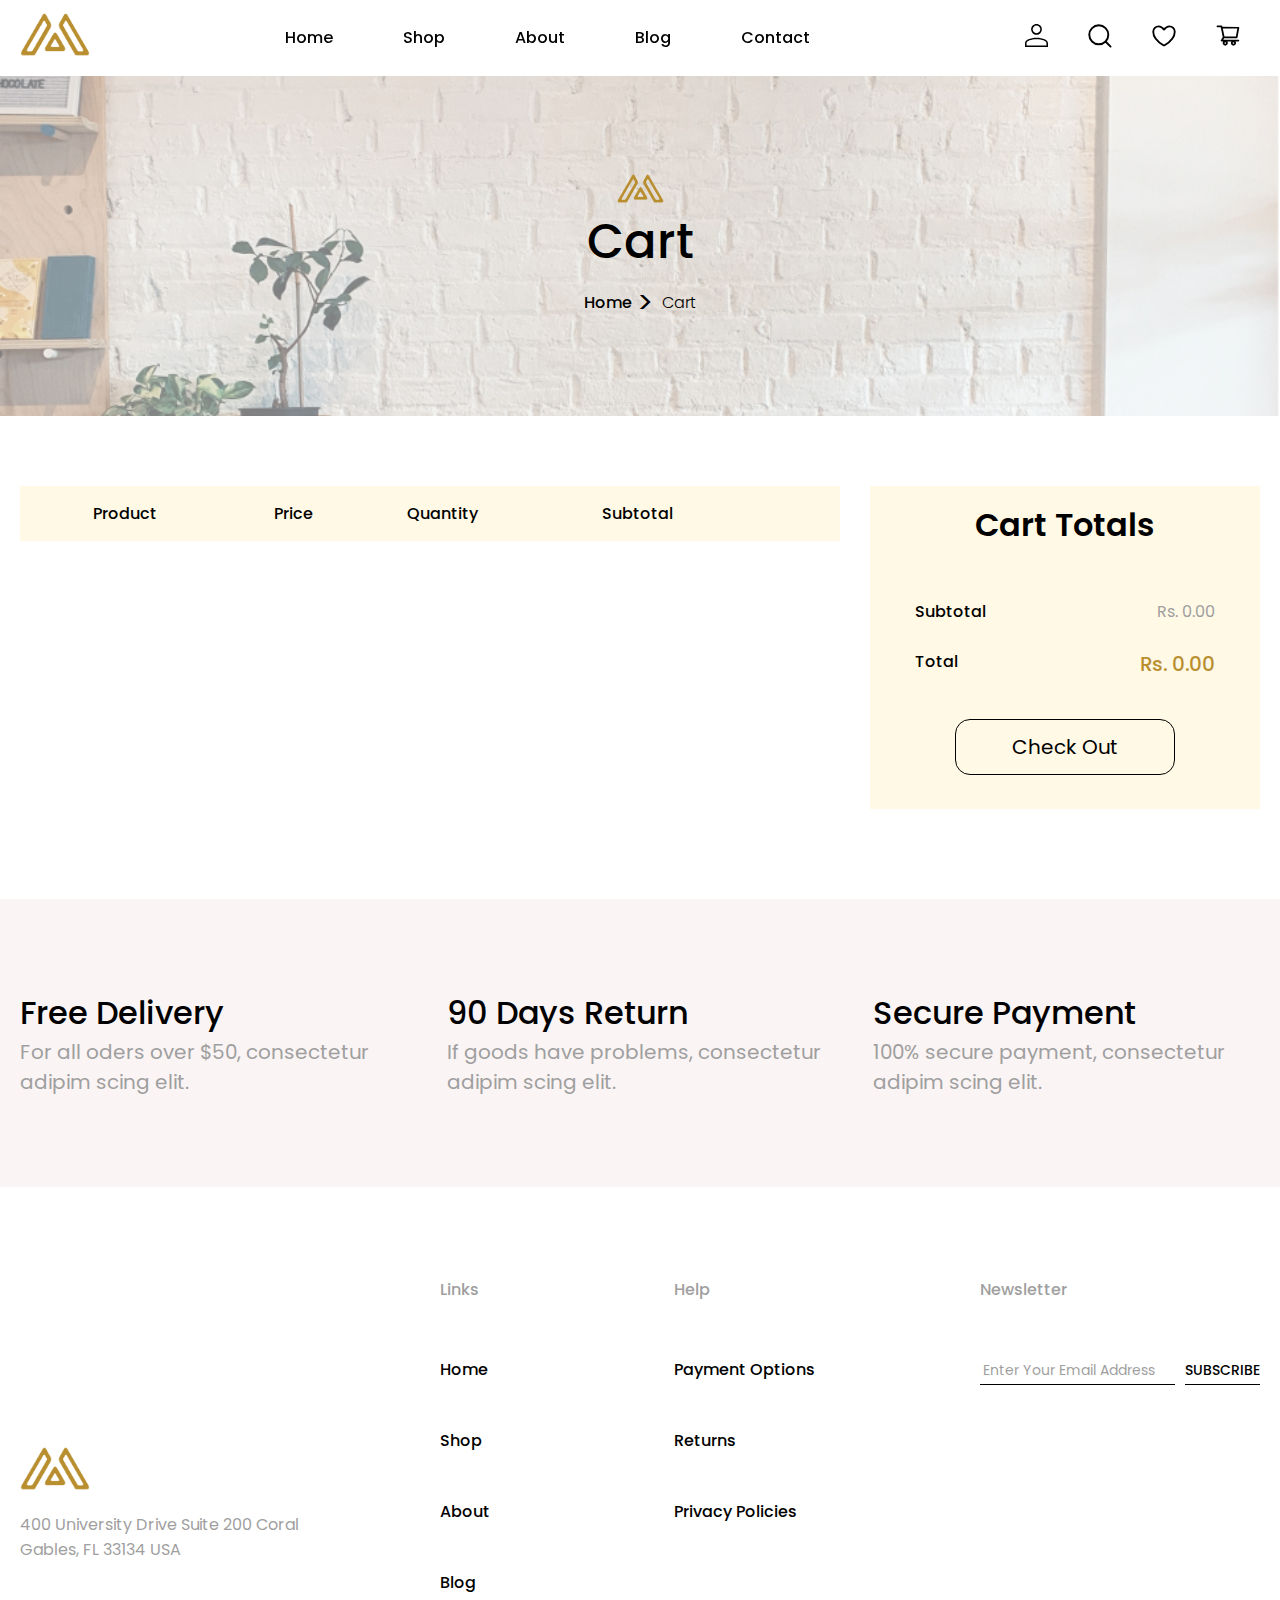
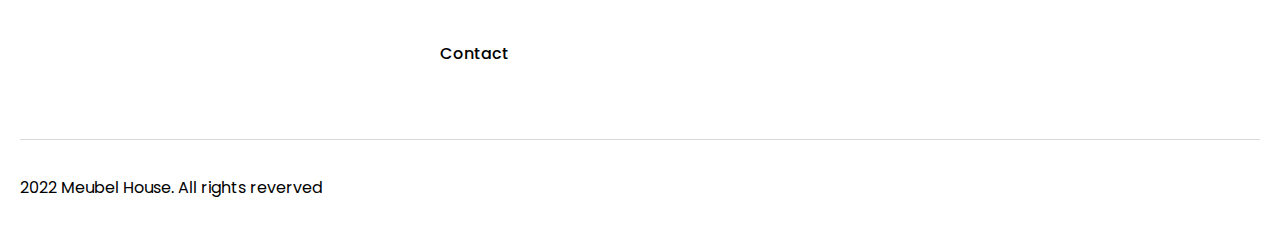
<file: docs/cart.html>
<!DOCTYPE html>
<html>

<head>
    <meta charset="UTF-8">
    <meta name="viewport" content="width=device-width, initial-scale=1.0">
    <title>Webshop</title>

    <link rel="shortcut icon" href="favicon.ico" type="image/x-icon">
    <link rel="stylesheet" href="https://cdn.jsdelivr.net/npm/swiper@10/swiper-bundle.min.css" />
    <link rel="stylesheet" href="css/options.css">
    <link rel="stylesheet" href="css/header-footer.css">
    <link rel="stylesheet" href="css/common.css">

    <link rel="stylesheet" href="css/main.css">

    <link rel="stylesheet" href="css/shop.css">

    <link rel="stylesheet" href="css/product.css">

    <link rel="stylesheet" href="css/profile.css">

    <link rel="stylesheet" href="css/checkout.css">

    <link rel="stylesheet" href="css/cart.css">

    <link rel="stylesheet" href="css/contact.css">

    <link rel="stylesheet" href="css/blog.css">

    <link rel="stylesheet" href="css/about.css">

    <link rel="stylesheet" href="css/post.css">

    <script defer src="https://cdn.jsdelivr.net/npm/swiper@10/swiper-bundle.min.js"></script>
    <script defer src="js/StickySidebar.js"></script>
    <script defer src="js/cart.js"></script>
    <script defer src="js/wishlist.js"></script>
    <script defer src="js/main.js"></script>
</head>

<body>
    <div class="page">
        <header class="header">
            <div class="container">
                <div class="header-inner">
                    <div class="header-inner__logo">
                        <a href="/index.html">
                            <img src="img/logo.png" alt="">
                        </a>
                    </div>
                    <nav class="header-inner__nav header-nav">
                        <ul class="menu menu-pages">
                            <li class="menu-item">
                                <a href="/index.html">Home</a>
                            </li>
                            <li class="menu-item">
                                <a href="/shop.html">Shop</a>
                            </li>
                            <li class="menu-item">
                                <a href="/about.html">About</a>
                            </li>
                            <li class="menu-item">
                                <a href="/blog.html">Blog</a>
                            </li>
                            <li class="menu-item">
                                <a href="/contact.html">Contact</a>
                            </li>
                        </ul>
                    </nav>
                    <div class="header-inner__nav header-nav">
                        <ul class="menu menu-icons">
                            <li class="menu-item">
                                <a href="#profile">
                                    <img src="./img/account.svg" alt="">
                                </a>
                            </li>
                            <li class="menu-item">
                                <a href="#search">
                                    <img src="./img/search.svg" alt="">
                                </a>
                            </li>
                            <li class="menu-item">
                                <a href="#favorite">
                                    <div class="wish menu-item-count"></div>
                                    <img src="./img/favorite.svg" alt="">
                                </a>
                            </li>
                            <li class="menu-item">
                                <a href="#cart">
                                    <div class="count menu-item-count"></div>
                                    <img src="./img/cart.svg" alt="">
                                </a>
                            </li>
                        </ul>
                    </div>
                    <nav class="header-inner__nav mobile-nav">
                        <ul class="menu menu-icons">
                            <li class="menu-item">
                                <a href="#menu">
                                    <img src="./img/menu.svg" alt="">
                                </a>
                            </li>
                            <li class="menu-item">
                                <a href="#profile">
                                    <img src="./img/account.svg" alt="">
                                </a>
                            </li>
                            <li class="menu-item">
                                <a href="#search">
                                    <img src="./img/search.svg" alt="">
                                </a>
                            </li>
                            <li class="menu-item">
                                <a href="#favorite">
                                    <div class="wish menu-item-count"></div>
                                    <img src="./img/favorite.svg" alt="">
                                </a>
                            </li>
                            <li class="menu-item">
                                <a href="#cart">
                                    <div class="count menu-item-count"></div>
                                    <img src="./img/cart.svg" alt="">
                                </a>
                            </li>
                        </ul>
                    </nav>
                    <div class="header-inner__toolbar toolbar">
                        <div class="toolbar-wrapper">
                            <div class="toolbar-inner">
                                <button class="toolbar-close">
                                    <img src="img/close-toolbar.svg" alt="">
                                </button>
                                <div class="toolbar-section" data-id="#menu">
                                    <h2 class="toolbar-section__heading">
                                        Menu
                                    </h2>
                                    <div class="toolbar-section__inner">
                                        <nav class="toolbar-section__nav">
                                            <ul class="menu menu-pages">
                                                <li class="menu-item">
                                                    <a href="/index.html">Home</a>
                                                </li>
                                                <li class="menu-item">
                                                    <a href="/shop.html">Shop</a>
                                                </li>
                                                <li class="menu-item">
                                                    <a href="/about.html">About</a>
                                                </li>
                                                <li class="menu-item">
                                                    <a href="/blog.html">Blog</a>
                                                </li>
                                                <li class="menu-item">
                                                    <a href="/contact.html">Contact</a>
                                                </li>
                                            </ul>
                                        </nav>
                                    </div>
                                </div>
                                <div class="toolbar-section" data-id="#profile">
                                    <h2 class="toolbar-section__heading">
                                        Profile
                                    </h2>
                                    <div class="toolbar-section__inner">
                                        <div class="toolbar-section__profile toolbar-profile">
                                            <div class="toolbar-profile__button-wrapper">
                                                <a href="/profile.html" class="toolbar-profile__button">
                                                    Go to profile
                                                </a>
                                            </div>
                                        </div>
                                    </div>
                                </div>
                                <div class="toolbar-section" data-id="#search">
                                    <h2 class="toolbar-section__heading">
                                        Search
                                    </h2>
                                </div>
                                <div class="toolbar-section" data-id="#favorite">
                                    <h2 class="toolbar-section__heading">
                                        Wishlist
                                    </h2>
                                    <div class="toolbar-section__inner">
                                        <div class="toolbar-section__wishlist toolbar-wishlist">
                                            <ul class="toolbar-wishlist__list" data-empty="Your wishlist is empty.">
                                            </ul>
                                        </div>
                                    </div>
                                </div>
                                <div class="toolbar-section" data-id="#cart">
                                    <h2 class="toolbar-section__heading">
                                        Shopping Cart
                                    </h2>
                                    <div class="toolbar-section__inner">
                                        <div class="toolbar-section__cart toolbar-cart">
                                            <ul class="toolbar-cart__list" data-empty="Your cart is empty.">
                                            </ul>
                                            <div class="toolbar-cart__bottom">
                                                <div class="toolbar-cart__total">
                                                    <span>Total</span>
                                                    <span class="total">Rs. 0</span>
                                                </div>
                                                <div class="toolbar-cart__buttons">
                                                    <div class="toolbar-cart__button-wrapper">
                                                        <a href="/cart.html" class="toolbar-cart__button">
                                                            View Cart
                                                        </a>
                                                    </div>
                                                    <div class="toolbar-cart__button-wrapper">
                                                        <a href="/checkout.html" class="toolbar-cart__button">
                                                            Checkout
                                                        </a>
                                                    </div>
                                                </div>
                                            </div>
                                        </div>
                                    </div>
                                </div>
                            </div>
                        </div>
                    </div>
                </div>
            </div>
        </header>
        <main class="main">
            <section class="banner">
                <div class="banner-wrapper">
                    <div class="banner-bg ibg">
                        <img src="img/banner/item1.jpg" alt="">
                    </div>
                    <div class="container">
                        <div class="banner-inner">
                            <div class="banner-inner__logo">
                                <img src="img/logo.png" alt="">
                            </div>
                            <h1 class="banner-inner__title">
                                Cart
                            </h1>
                            <div class="banner-inner__breadcrumbs banner-breadcrumbs">
                                <a href="/index.html">Home</a> <span>Cart</span>
                            </div>
                        </div>
                    </div>
                </div>
            </section>
            <section class="cart">
                <div class="cart-wrapper">
                    <div class="container">
                        <div class="cart-inner">
                            <div class="cart-table-wrapper">
                                <table class="cart-table">
                                    <thead>
                                        <tr>
                                            <th></th>
                                            <th>Product</th>
                                            <th>Price</th>
                                            <th>Quantity</th>
                                            <th>Subtotal</th>
                                            <th></th>
                                        </tr>
                                    </thead>
                                    <tbody>
                                    </tbody>
                                </table>
                            </div>
                            <div class="cart-bill">
                                <h3 class="cart-bill__title">
                                    Cart Totals
                                </h3>
                                <div class="cart-bill__container">
                                    <div class="cart-bill__subtotal">
                                        Subtotal
                                        <span class="subtotal">Rs. 250,000.00</span>
                                    </div>
                                    <div class="cart-bill__total">
                                        Total
                                        <span class="total">Rs. 250,000.00</span>
                                    </div>
                                </div>
                                <div class="cart-bill__button-wrapper">
                                    <a href="/checkout.html" class="cart-bill__button">
                                        Check Out
                                    </a>
                                </div>
                            </div>
                        </div>
                    </div>
                </div>
            </section>
            <section class="charge">
                <div class="charge-wrapper">
                    <div class="container">
                        <div class="charge-inner">
                            <ul class="charge-inner__list charge-list">
                                <li class="charge-list__item charge-item">
                                    <h3 class="charge-item__heading">
                                        Free Delivery
                                    </h3>
                                    <div class="charge-item__text">
                                        <p>For all oders over $50, consectetur adipim scing elit.</p>
                                    </div>
                                </li>
                                <li class="charge-list__item charge-item">
                                    <h3 class="charge-item__heading">
                                        90 Days Return
                                    </h3>
                                    <div class="charge-item__text">
                                        <p>If goods have problems, consectetur adipim scing elit.</p>
                                    </div>
                                </li>
                                <li class="charge-list__item charge-item">
                                    <h3 class="charge-item__heading">
                                        Secure Payment
                                    </h3>
                                    <div class="charge-item__text">
                                        <p>100% secure payment, consectetur adipim scing elit.</p>
                                    </div>
                                </li>
                            </ul>
                        </div>
                    </div>
                </div>
            </section>
        </main>
        <footer class="footer">
            <div class="footer-wrapper">
                <div class="container">
                    <div class="footer-inner">
                        <div class="footer-inner__bar">
                            <div class="footer-inner__address">
                                <a href="/index.html" class="logo">
                                    <img src="img/logo.png" alt="">
                                </a>
                                <p>400 University Drive Suite 200 Coral Gables, FL 33134 USA</p>
                            </div>
                            <div class="footer-inner__columns">
                                <div class="footer-inner__column footer-column">
                                    <h4 class="footer-column__heading">
                                        Links
                                    </h4>
                                    <ul class="footer-column__list footer-list">
                                        <li class="footer-list__item">
                                            <a href="/index.html">Home</a>
                                        </li>
                                        <li class="footer-list__item">
                                            <a href="/shop.html">Shop</a>
                                        </li>
                                        <li class="footer-list__item">
                                            <a href="/about.html">About</a>
                                        </li>
                                        <li class="footer-list__item">
                                            <a href="/blog.html">Blog</a>
                                        </li>
                                        <li class="footer-list__item">
                                            <a href="/contact.html">Contact</a>
                                        </li>
                                    </ul>
                                </div>
                                <div class="footer-inner__column footer-column">
                                    <h4 class="footer-column__heading">
                                        Help
                                    </h4>
                                    <ul class="footer-column__list footer-list">
                                        <li class="footer-list__item">
                                            <a href="#">Payment Options</a>
                                        </li>
                                        <li class="footer-list__item">
                                            <a href="#">Returns</a>
                                        </li>
                                        <li class="footer-list__item">
                                            <a href="#">Privacy Policies</a>
                                        </li>
                                    </ul>
                                </div>
                                <div class="footer-inner__column footer-column">
                                    <h4 class="footer-column__heading">
                                        Newsletter
                                    </h4>
                                    <form class="footer-column__form footer-form" action="#" method="post">
                                        <div class="footer-form__row">
                                            <input type="email" name="email" placeholder="Enter Your Email Address" id="footer-form__email">
                                            <input type="submit" value="SUBSCRIBE">
                                        </div>
                                    </form>
                                </div>
                            </div>
                        </div>
                        <div class="footer-inner__copyright">
                            <p>2022 Meubel House. All rights reverved</p>
                        </div>
                    </div>
                </div>
            </div>
        </footer>
    </div>
</body>

</html>
</file>
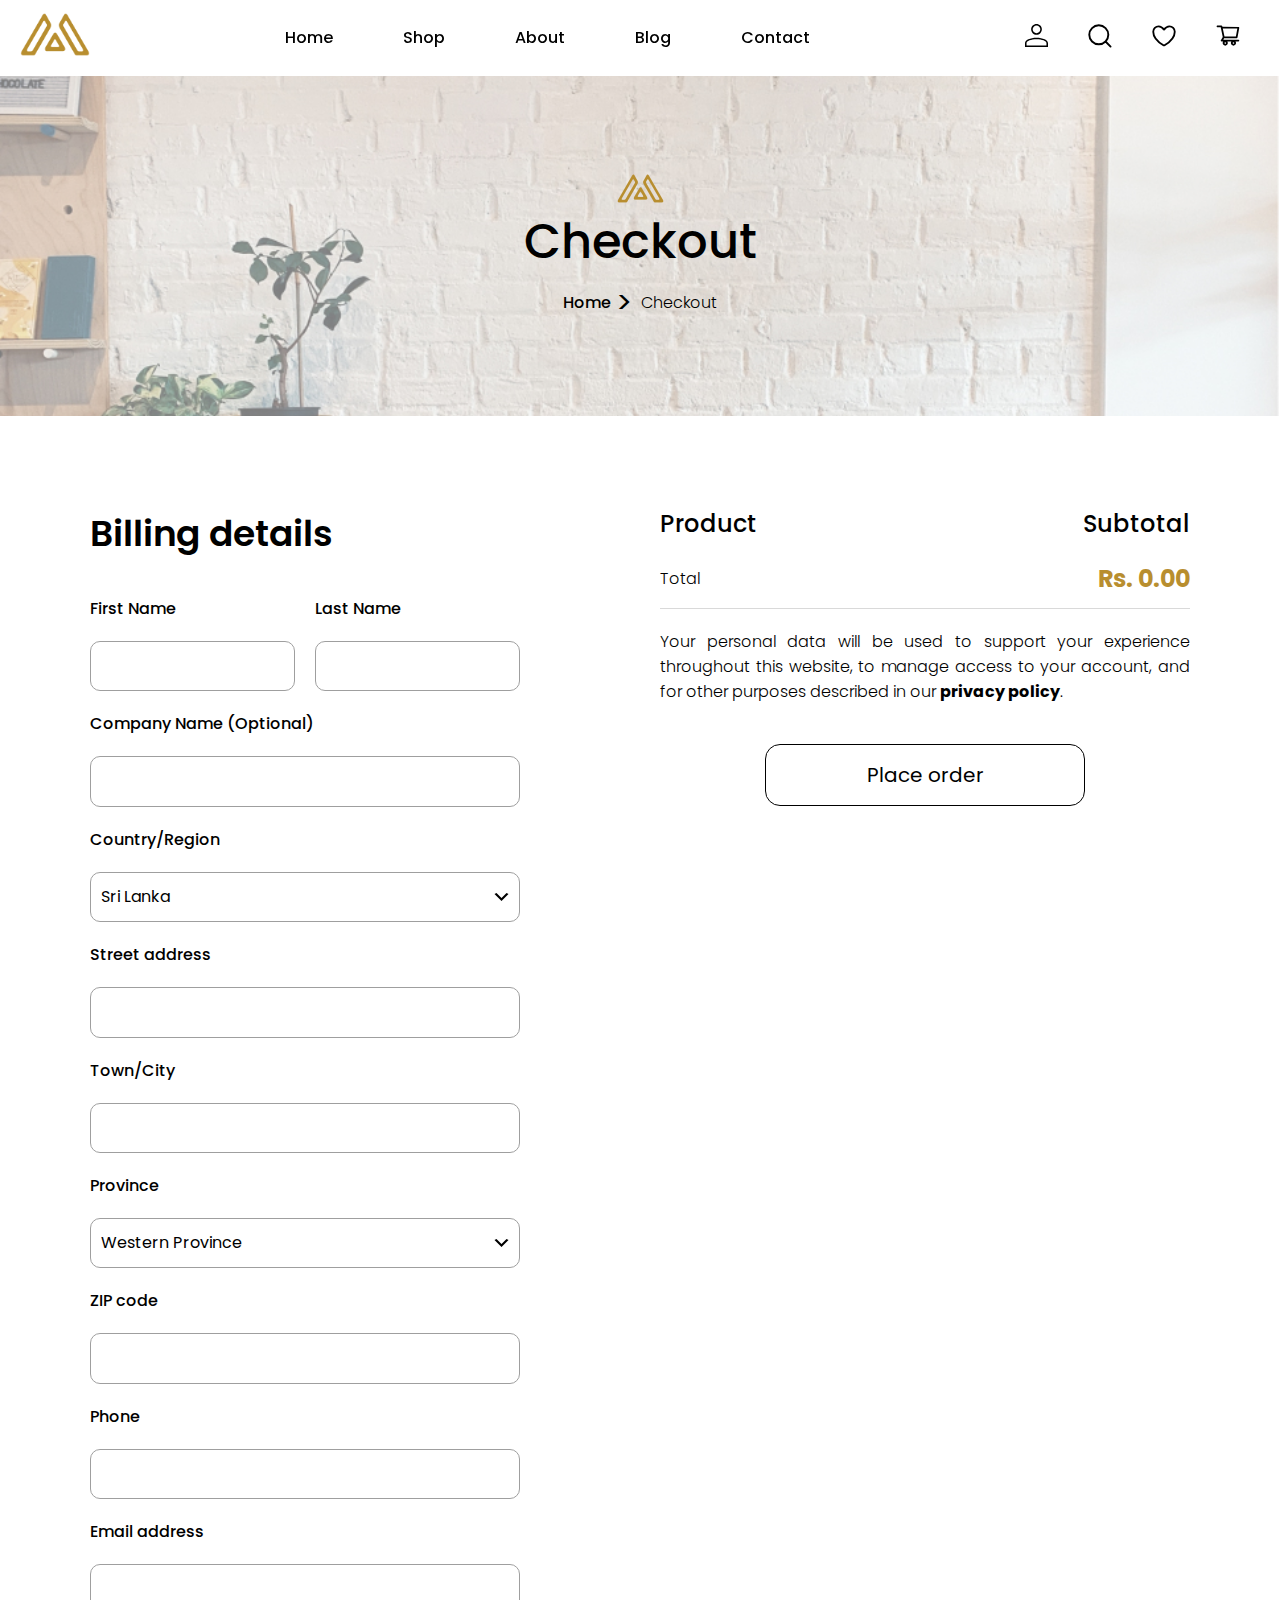
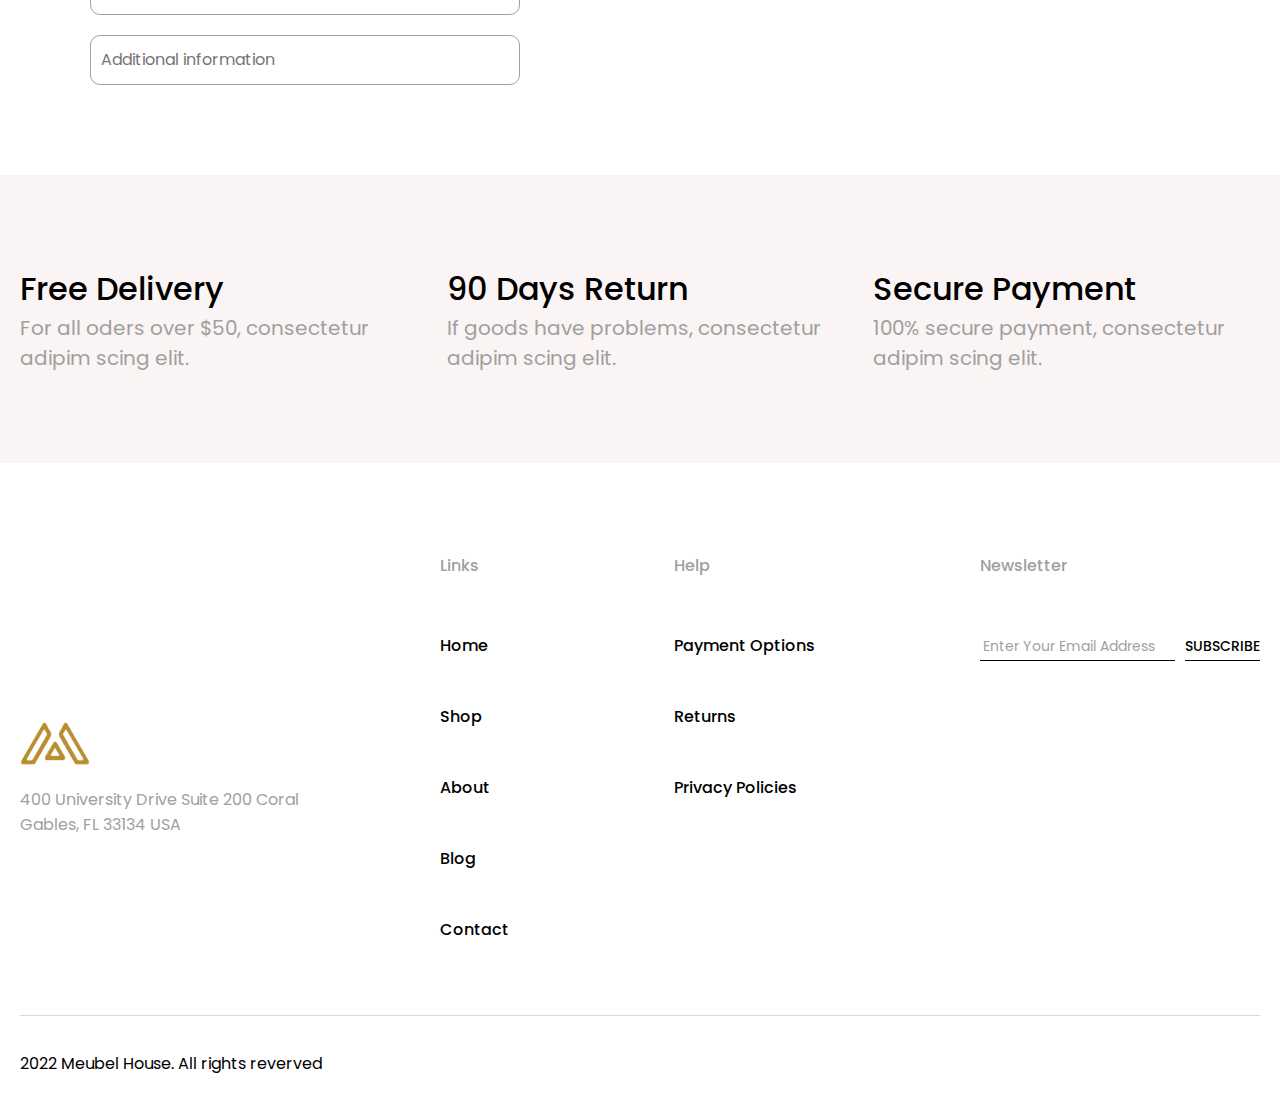
<file: docs/checkout.html>
<!DOCTYPE html>
<html>

<head>
    <meta charset="UTF-8">
    <meta name="viewport" content="width=device-width, initial-scale=1.0">
    <title>Webshop</title>

    <link rel="shortcut icon" href="favicon.ico" type="image/x-icon">
    <link rel="stylesheet" href="https://cdn.jsdelivr.net/npm/swiper@10/swiper-bundle.min.css" />
    <link rel="stylesheet" href="css/options.css">
    <link rel="stylesheet" href="css/header-footer.css">
    <link rel="stylesheet" href="css/common.css">

    <link rel="stylesheet" href="css/main.css">

    <link rel="stylesheet" href="css/shop.css">

    <link rel="stylesheet" href="css/product.css">

    <link rel="stylesheet" href="css/profile.css">

    <link rel="stylesheet" href="css/checkout.css">

    <link rel="stylesheet" href="css/cart.css">

    <link rel="stylesheet" href="css/contact.css">

    <link rel="stylesheet" href="css/blog.css">

    <link rel="stylesheet" href="css/about.css">

    <link rel="stylesheet" href="css/post.css">

    <script defer src="https://cdn.jsdelivr.net/npm/swiper@10/swiper-bundle.min.js"></script>
    <script defer src="js/StickySidebar.js"></script>
    <script defer src="js/cart.js"></script>
    <script defer src="js/wishlist.js"></script>
    <script defer src="js/main.js"></script>
</head>

<body>
    <div class="page">
        <header class="header">
            <div class="container">
                <div class="header-inner">
                    <div class="header-inner__logo">
                        <a href="/index.html">
                            <img src="img/logo.png" alt="">
                        </a>
                    </div>
                    <nav class="header-inner__nav header-nav">
                        <ul class="menu menu-pages">
                            <li class="menu-item">
                                <a href="/index.html">Home</a>
                            </li>
                            <li class="menu-item">
                                <a href="/shop.html">Shop</a>
                            </li>
                            <li class="menu-item">
                                <a href="/about.html">About</a>
                            </li>
                            <li class="menu-item">
                                <a href="/blog.html">Blog</a>
                            </li>
                            <li class="menu-item">
                                <a href="/contact.html">Contact</a>
                            </li>
                        </ul>
                    </nav>
                    <div class="header-inner__nav header-nav">
                        <ul class="menu menu-icons">
                            <li class="menu-item">
                                <a href="#profile">
                                    <img src="./img/account.svg" alt="">
                                </a>
                            </li>
                            <li class="menu-item">
                                <a href="#search">
                                    <img src="./img/search.svg" alt="">
                                </a>
                            </li>
                            <li class="menu-item">
                                <a href="#favorite">
                                    <div class="wish menu-item-count"></div>
                                    <img src="./img/favorite.svg" alt="">
                                </a>
                            </li>
                            <li class="menu-item">
                                <a href="#cart">
                                    <div class="count menu-item-count"></div>
                                    <img src="./img/cart.svg" alt="">
                                </a>
                            </li>
                        </ul>
                    </div>
                    <nav class="header-inner__nav mobile-nav">
                        <ul class="menu menu-icons">
                            <li class="menu-item">
                                <a href="#menu">
                                    <img src="./img/menu.svg" alt="">
                                </a>
                            </li>
                            <li class="menu-item">
                                <a href="#profile">
                                    <img src="./img/account.svg" alt="">
                                </a>
                            </li>
                            <li class="menu-item">
                                <a href="#search">
                                    <img src="./img/search.svg" alt="">
                                </a>
                            </li>
                            <li class="menu-item">
                                <a href="#favorite">
                                    <div class="wish menu-item-count"></div>
                                    <img src="./img/favorite.svg" alt="">
                                </a>
                            </li>
                            <li class="menu-item">
                                <a href="#cart">
                                    <div class="count menu-item-count"></div>
                                    <img src="./img/cart.svg" alt="">
                                </a>
                            </li>
                        </ul>
                    </nav>
                    <div class="header-inner__toolbar toolbar">
                        <div class="toolbar-wrapper">
                            <div class="toolbar-inner">
                                <button class="toolbar-close">
                                    <img src="img/close-toolbar.svg" alt="">
                                </button>
                                <div class="toolbar-section" data-id="#menu">
                                    <h2 class="toolbar-section__heading">
                                        Menu
                                    </h2>
                                    <div class="toolbar-section__inner">
                                        <nav class="toolbar-section__nav">
                                            <ul class="menu menu-pages">
                                                <li class="menu-item">
                                                    <a href="/index.html">Home</a>
                                                </li>
                                                <li class="menu-item">
                                                    <a href="/shop.html">Shop</a>
                                                </li>
                                                <li class="menu-item">
                                                    <a href="/about.html">About</a>
                                                </li>
                                                <li class="menu-item">
                                                    <a href="/blog.html">Blog</a>
                                                </li>
                                                <li class="menu-item">
                                                    <a href="/contact.html">Contact</a>
                                                </li>
                                            </ul>
                                        </nav>
                                    </div>
                                </div>
                                <div class="toolbar-section" data-id="#profile">
                                    <h2 class="toolbar-section__heading">
                                        Profile
                                    </h2>
                                    <div class="toolbar-section__inner">
                                        <div class="toolbar-section__profile toolbar-profile">
                                            <div class="toolbar-profile__button-wrapper">
                                                <a href="/profile.html" class="toolbar-profile__button">
                                                    Go to profile
                                                </a>
                                            </div>
                                        </div>
                                    </div>
                                </div>
                                <div class="toolbar-section" data-id="#search">
                                    <h2 class="toolbar-section__heading">
                                        Search
                                    </h2>
                                </div>
                                <div class="toolbar-section" data-id="#favorite">
                                    <h2 class="toolbar-section__heading">
                                        Wishlist
                                    </h2>
                                    <div class="toolbar-section__inner">
                                        <div class="toolbar-section__wishlist toolbar-wishlist">
                                            <ul class="toolbar-wishlist__list" data-empty="Your wishlist is empty.">
                                            </ul>
                                        </div>
                                    </div>
                                </div>
                                <div class="toolbar-section" data-id="#cart">
                                    <h2 class="toolbar-section__heading">
                                        Shopping Cart
                                    </h2>
                                    <div class="toolbar-section__inner">
                                        <div class="toolbar-section__cart toolbar-cart">
                                            <ul class="toolbar-cart__list" data-empty="Your cart is empty.">
                                            </ul>
                                            <div class="toolbar-cart__bottom">
                                                <div class="toolbar-cart__total">
                                                    <span>Total</span>
                                                    <span class="total">Rs. 0</span>
                                                </div>
                                                <div class="toolbar-cart__buttons">
                                                    <div class="toolbar-cart__button-wrapper">
                                                        <a href="/cart.html" class="toolbar-cart__button">
                                                            View Cart
                                                        </a>
                                                    </div>
                                                    <div class="toolbar-cart__button-wrapper">
                                                        <a href="/checkout.html" class="toolbar-cart__button">
                                                            Checkout
                                                        </a>
                                                    </div>
                                                </div>
                                            </div>
                                        </div>
                                    </div>
                                </div>
                            </div>
                        </div>
                    </div>
                </div>
            </div>
        </header>
        <main class="main">
            <section class="banner">
                <div class="banner-wrapper">
                    <div class="banner-bg ibg">
                        <img src="img/banner/item1.jpg" alt="">
                    </div>
                    <div class="container">
                        <div class="banner-inner">
                            <div class="banner-inner__logo">
                                <img src="img/logo.png" alt="">
                            </div>
                            <h1 class="banner-inner__title">
                                Checkout
                            </h1>
                            <div class="banner-inner__breadcrumbs banner-breadcrumbs">
                                <a href="/index.html">Home</a> <span>Checkout</span>
                            </div>
                        </div>
                    </div>
                </div>
            </section>
            <section class="billing">
                <div class="billing-wrapper">
                    <div class="container">
                        <div class="billing-inner">
                            <form action="#" method="post" class="billing-form">
                                <div class="billing-form__details billing-details">
                                    <h3 class="billing-details__title">
                                        Billing details
                                    </h3>
                                    <div class="row">
                                        <div class="block">
                                            <label for="name">First Name</label>
                                            <input type="text" name="name" id="name">
                                        </div>
                                        <div class="block">
                                            <label for="lastname">Last Name</label>
                                            <input type="text" name="lastname" id="lastname">
                                        </div>
                                    </div>
                                    <div class="row">
                                        <div class="block">
                                            <label for="company_name">Company Name (Optional)</label>
                                            <input type="text" name="company_name" id="company_name">
                                        </div>
                                    </div>
                                    <div class="row">
                                        <div class="block">
                                            <label for="country">Country/Region</label>
                                            <select name="country" id="country">
                                                <option value="sri_lanka">Sri Lanka</option>
                                                <option value="another_one">Another One</option>
                                            </select>
                                        </div>
                                    </div>
                                    <div class="row">
                                        <div class="block">
                                            <label for="street_address">Street address</label>
                                            <input type="text" name="street_address" id="street_address">
                                        </div>
                                    </div>
                                    <div class="row">
                                        <div class="block">
                                            <label for="town">Town/City</label>
                                            <input type="text" name="town" id="town">
                                        </div>
                                    </div>
                                    <div class="row">
                                        <div class="block">
                                            <label for="province">Province</label>
                                            <select name="province" id="province">
                                                <option value="western_province">Western Province</option>
                                                <option value="another_one">Another One</option>
                                            </select>
                                        </div>
                                    </div>
                                    <div class="row">
                                        <div class="block">
                                            <label for="zip_code">ZIP code</label>
                                            <input type="text" name="zip_code" id="zip_code">
                                        </div>
                                    </div>
                                    <div class="row">
                                        <div class="block">
                                            <label for="phone">Phone</label>
                                            <input type="text" name="phone" id="phone">
                                        </div>
                                    </div>
                                    <div class="row">
                                        <div class="block">
                                            <label for="email">Email address</label>
                                            <input type="text" name="email" id="email">
                                        </div>
                                    </div>
                                    <div class="row">
                                        <div class="block">
                                            <input type="text" placeholder="Additional information" name="additional" id="additional">
                                        </div>
                                    </div>
                                </div>
                                <div class="billing-form__product billing-product">
                                    <div class="billing-product__table billing-table">
                                        <div class="billing-table__name row">
                                            <div>Product</div>
                                            <div>Subtotal</div>
                                        </div>
                                        <ul class="billing-table__list">

                                        </ul>
                                        <div class="billing-table__total row">
                                            <div>Total</div>
                                            <div><span class="total">Rs. 494,000.00</span></div>
                                        </div>
                                    </div>
                                    <div class="billing-product__info">
                                        <p>
                                            Your personal data will be used to support your experience throughout this website, to manage access to your account, and for other purposes described in our <b>privacy policy</b>.
                                        </p>
                                    </div>
                                    <div class="billing-product__submit">
                                        <button type="submit">
                                            Place order
                                        </button>
                                    </div>
                                </div>
                            </form>
                        </div>
                    </div>
                </div>
            </section>
            <section class="charge">
                <div class="charge-wrapper">
                    <div class="container">
                        <div class="charge-inner">
                            <ul class="charge-inner__list charge-list">
                                <li class="charge-list__item charge-item">
                                    <h3 class="charge-item__heading">
                                        Free Delivery
                                    </h3>
                                    <div class="charge-item__text">
                                        <p>For all oders over $50, consectetur adipim scing elit.</p>
                                    </div>
                                </li>
                                <li class="charge-list__item charge-item">
                                    <h3 class="charge-item__heading">
                                        90 Days Return
                                    </h3>
                                    <div class="charge-item__text">
                                        <p>If goods have problems, consectetur adipim scing elit.</p>
                                    </div>
                                </li>
                                <li class="charge-list__item charge-item">
                                    <h3 class="charge-item__heading">
                                        Secure Payment
                                    </h3>
                                    <div class="charge-item__text">
                                        <p>100% secure payment, consectetur adipim scing elit.</p>
                                    </div>
                                </li>
                            </ul>
                        </div>
                    </div>
                </div>
            </section>
        </main>
        <footer class="footer">
            <div class="footer-wrapper">
                <div class="container">
                    <div class="footer-inner">
                        <div class="footer-inner__bar">
                            <div class="footer-inner__address">
                                <a href="/index.html" class="logo">
                                    <img src="img/logo.png" alt="">
                                </a>
                                <p>400 University Drive Suite 200 Coral Gables, FL 33134 USA</p>
                            </div>
                            <div class="footer-inner__columns">
                                <div class="footer-inner__column footer-column">
                                    <h4 class="footer-column__heading">
                                        Links
                                    </h4>
                                    <ul class="footer-column__list footer-list">
                                        <li class="footer-list__item">
                                            <a href="/index.html">Home</a>
                                        </li>
                                        <li class="footer-list__item">
                                            <a href="/shop.html">Shop</a>
                                        </li>
                                        <li class="footer-list__item">
                                            <a href="/about.html">About</a>
                                        </li>
                                        <li class="footer-list__item">
                                            <a href="/blog.html">Blog</a>
                                        </li>
                                        <li class="footer-list__item">
                                            <a href="/contact.html">Contact</a>
                                        </li>
                                    </ul>
                                </div>
                                <div class="footer-inner__column footer-column">
                                    <h4 class="footer-column__heading">
                                        Help
                                    </h4>
                                    <ul class="footer-column__list footer-list">
                                        <li class="footer-list__item">
                                            <a href="#">Payment Options</a>
                                        </li>
                                        <li class="footer-list__item">
                                            <a href="#">Returns</a>
                                        </li>
                                        <li class="footer-list__item">
                                            <a href="#">Privacy Policies</a>
                                        </li>
                                    </ul>
                                </div>
                                <div class="footer-inner__column footer-column">
                                    <h4 class="footer-column__heading">
                                        Newsletter
                                    </h4>
                                    <form class="footer-column__form footer-form" action="#" method="post">
                                        <div class="footer-form__row">
                                            <input type="email" name="email" placeholder="Enter Your Email Address" id="footer-form__email">
                                            <input type="submit" value="SUBSCRIBE">
                                        </div>
                                    </form>
                                </div>
                            </div>
                        </div>
                        <div class="footer-inner__copyright">
                            <p>2022 Meubel House. All rights reverved</p>
                        </div>
                    </div>
                </div>
            </div>
        </footer>
    </div>
</body>

</html>
</file>
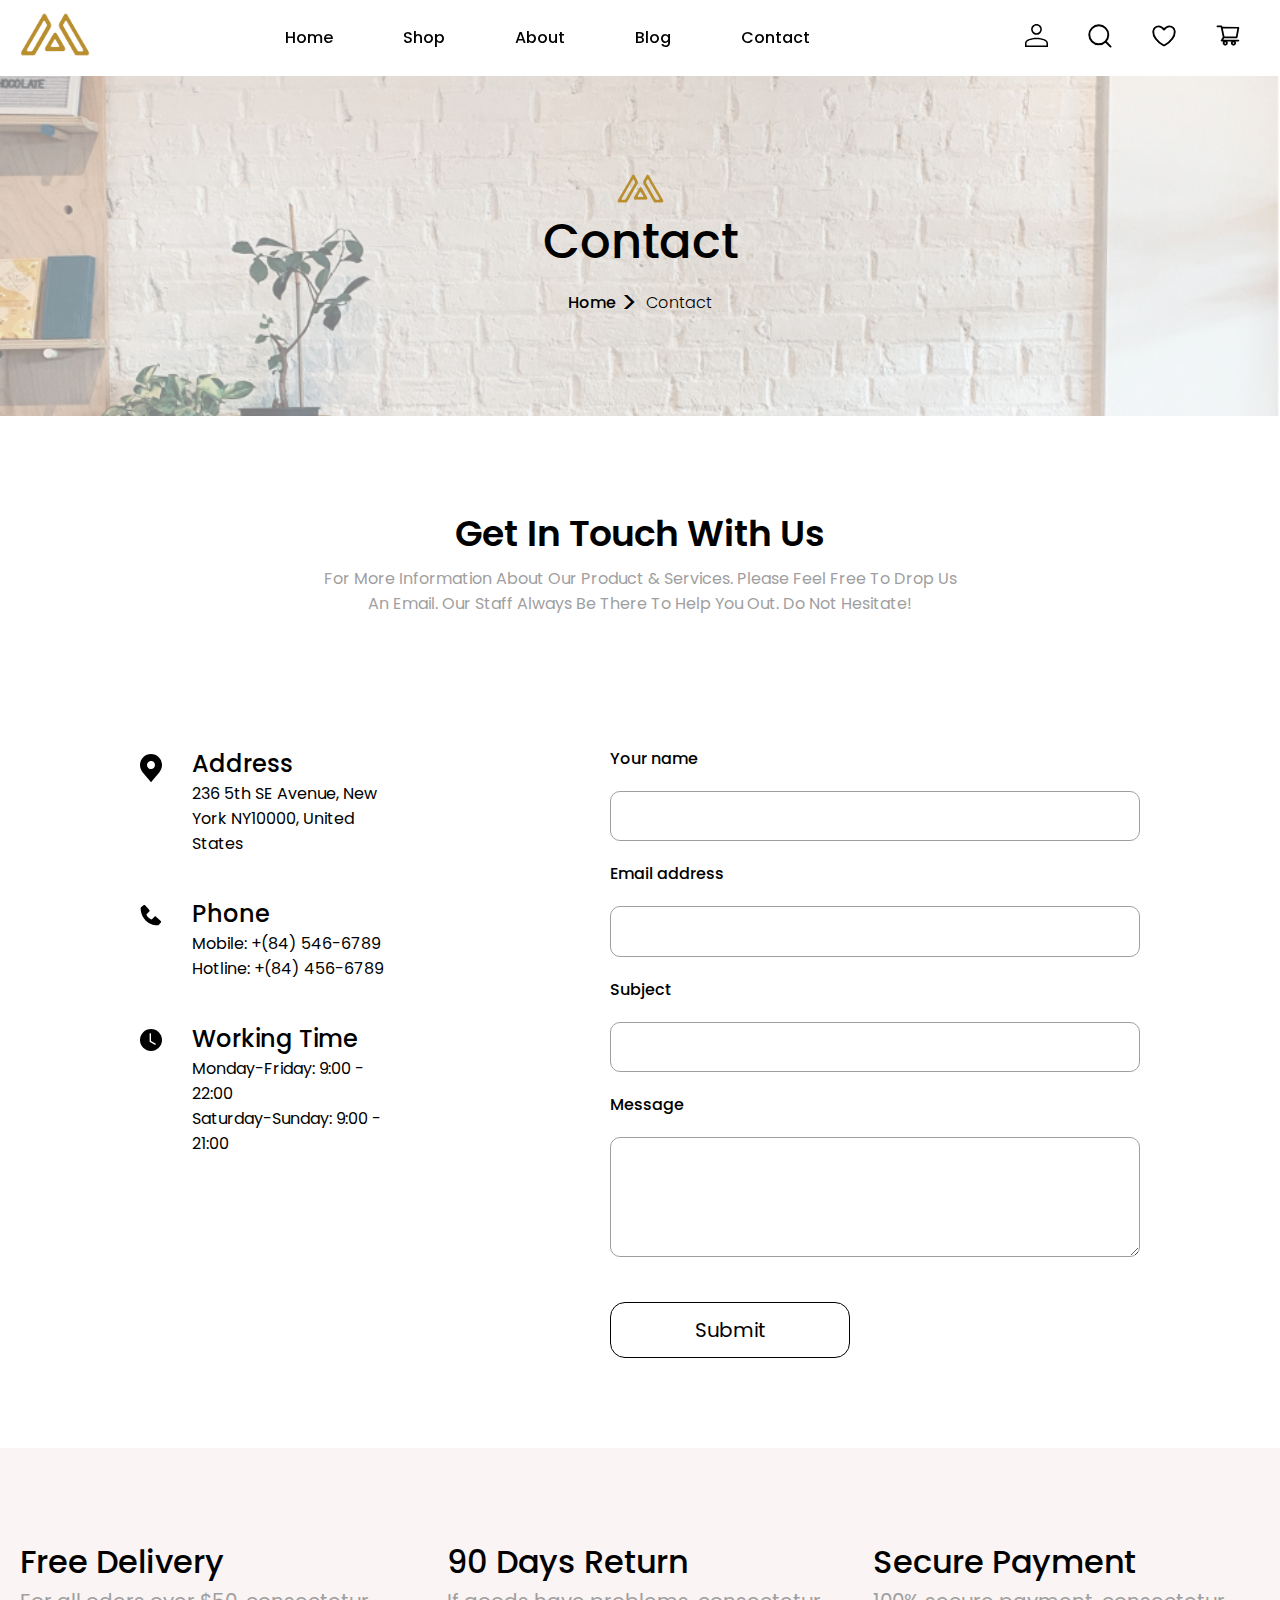
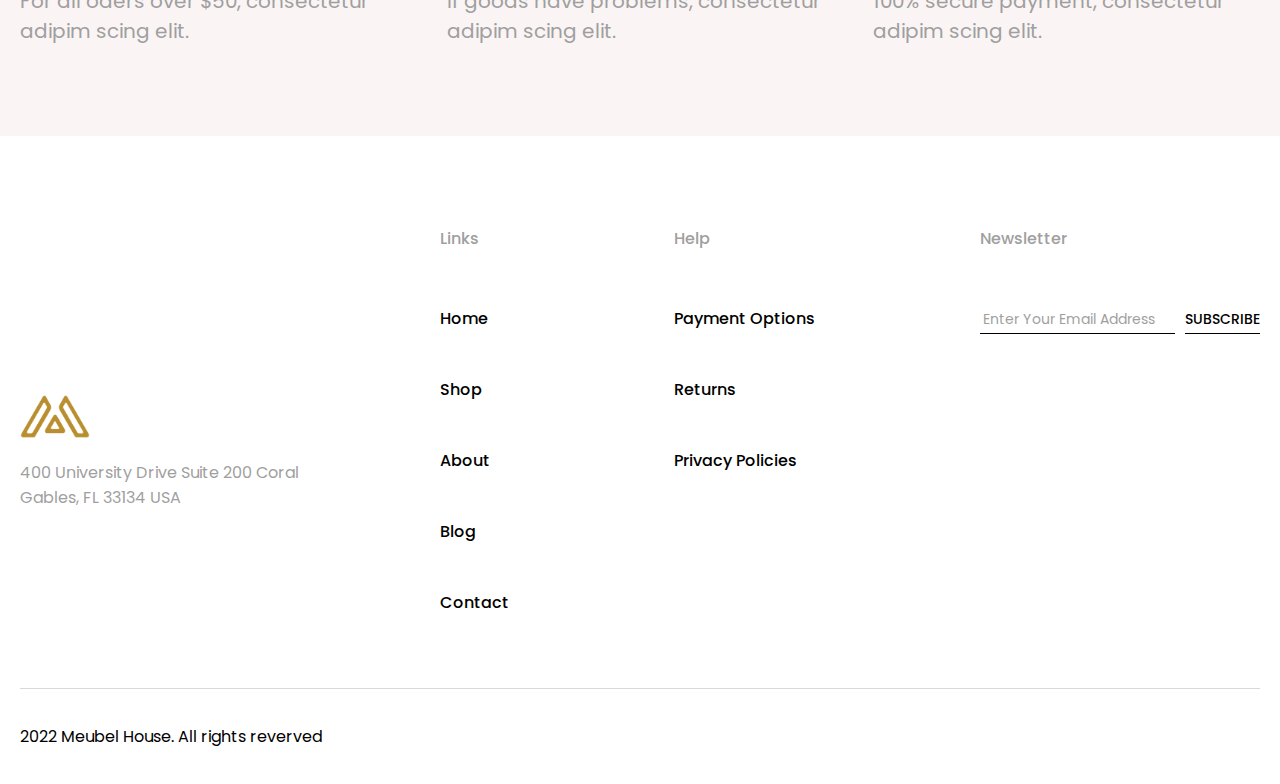
<file: docs/contact.html>
<!DOCTYPE html>
<html>

<head>
    <meta charset="UTF-8">
    <meta name="viewport" content="width=device-width, initial-scale=1.0">
    <title>Webshop</title>

    <link rel="shortcut icon" href="favicon.ico" type="image/x-icon">
    <link rel="stylesheet" href="https://cdn.jsdelivr.net/npm/swiper@10/swiper-bundle.min.css" />
    <link rel="stylesheet" href="css/options.css">
    <link rel="stylesheet" href="css/header-footer.css">
    <link rel="stylesheet" href="css/common.css">

    <link rel="stylesheet" href="css/main.css">

    <link rel="stylesheet" href="css/shop.css">

    <link rel="stylesheet" href="css/product.css">

    <link rel="stylesheet" href="css/profile.css">

    <link rel="stylesheet" href="css/checkout.css">

    <link rel="stylesheet" href="css/cart.css">

    <link rel="stylesheet" href="css/contact.css">

    <link rel="stylesheet" href="css/blog.css">

    <link rel="stylesheet" href="css/about.css">

    <link rel="stylesheet" href="css/post.css">

    <script defer src="https://cdn.jsdelivr.net/npm/swiper@10/swiper-bundle.min.js"></script>
    <script defer src="js/StickySidebar.js"></script>
    <script defer src="js/cart.js"></script>
    <script defer src="js/wishlist.js"></script>
    <script defer src="js/main.js"></script>
</head>

<body>
    <div class="page">
        <header class="header">
            <div class="container">
                <div class="header-inner">
                    <div class="header-inner__logo">
                        <a href="/index.html">
                            <img src="img/logo.png" alt="">
                        </a>
                    </div>
                    <nav class="header-inner__nav header-nav">
                        <ul class="menu menu-pages">
                            <li class="menu-item">
                                <a href="/index.html">Home</a>
                            </li>
                            <li class="menu-item">
                                <a href="/shop.html">Shop</a>
                            </li>
                            <li class="menu-item">
                                <a href="/about.html">About</a>
                            </li>
                            <li class="menu-item">
                                <a href="/blog.html">Blog</a>
                            </li>
                            <li class="menu-item">
                                <a href="/contact.html">Contact</a>
                            </li>
                        </ul>
                    </nav>
                    <div class="header-inner__nav header-nav">
                        <ul class="menu menu-icons">
                            <li class="menu-item">
                                <a href="#profile">
                                    <img src="./img/account.svg" alt="">
                                </a>
                            </li>
                            <li class="menu-item">
                                <a href="#search">
                                    <img src="./img/search.svg" alt="">
                                </a>
                            </li>
                            <li class="menu-item">
                                <a href="#favorite">
                                    <div class="wish menu-item-count"></div>
                                    <img src="./img/favorite.svg" alt="">
                                </a>
                            </li>
                            <li class="menu-item">
                                <a href="#cart">
                                    <div class="count menu-item-count"></div>
                                    <img src="./img/cart.svg" alt="">
                                </a>
                            </li>
                        </ul>
                    </div>
                    <nav class="header-inner__nav mobile-nav">
                        <ul class="menu menu-icons">
                            <li class="menu-item">
                                <a href="#menu">
                                    <img src="./img/menu.svg" alt="">
                                </a>
                            </li>
                            <li class="menu-item">
                                <a href="#profile">
                                    <img src="./img/account.svg" alt="">
                                </a>
                            </li>
                            <li class="menu-item">
                                <a href="#search">
                                    <img src="./img/search.svg" alt="">
                                </a>
                            </li>
                            <li class="menu-item">
                                <a href="#favorite">
                                    <div class="wish menu-item-count"></div>
                                    <img src="./img/favorite.svg" alt="">
                                </a>
                            </li>
                            <li class="menu-item">
                                <a href="#cart">
                                    <div class="count menu-item-count"></div>
                                    <img src="./img/cart.svg" alt="">
                                </a>
                            </li>
                        </ul>
                    </nav>
                    <div class="header-inner__toolbar toolbar">
                        <div class="toolbar-wrapper">
                            <div class="toolbar-inner">
                                <button class="toolbar-close">
                                    <img src="img/close-toolbar.svg" alt="">
                                </button>
                                <div class="toolbar-section" data-id="#menu">
                                    <h2 class="toolbar-section__heading">
                                        Menu
                                    </h2>
                                    <div class="toolbar-section__inner">
                                        <nav class="toolbar-section__nav">
                                            <ul class="menu menu-pages">
                                                <li class="menu-item">
                                                    <a href="/index.html">Home</a>
                                                </li>
                                                <li class="menu-item">
                                                    <a href="/shop.html">Shop</a>
                                                </li>
                                                <li class="menu-item">
                                                    <a href="/about.html">About</a>
                                                </li>
                                                <li class="menu-item">
                                                    <a href="/blog.html">Blog</a>
                                                </li>
                                                <li class="menu-item">
                                                    <a href="/contact.html">Contact</a>
                                                </li>
                                            </ul>
                                        </nav>
                                    </div>
                                </div>
                                <div class="toolbar-section" data-id="#profile">
                                    <h2 class="toolbar-section__heading">
                                        Profile
                                    </h2>
                                    <div class="toolbar-section__inner">
                                        <div class="toolbar-section__profile toolbar-profile">
                                            <div class="toolbar-profile__button-wrapper">
                                                <a href="/profile.html" class="toolbar-profile__button">
                                                    Go to profile
                                                </a>
                                            </div>
                                        </div>
                                    </div>
                                </div>
                                <div class="toolbar-section" data-id="#search">
                                    <h2 class="toolbar-section__heading">
                                        Search
                                    </h2>
                                </div>
                                <div class="toolbar-section" data-id="#favorite">
                                    <h2 class="toolbar-section__heading">
                                        Wishlist
                                    </h2>
                                    <div class="toolbar-section__inner">
                                        <div class="toolbar-section__wishlist toolbar-wishlist">
                                            <ul class="toolbar-wishlist__list" data-empty="Your wishlist is empty.">
                                            </ul>
                                        </div>
                                    </div>
                                </div>
                                <div class="toolbar-section" data-id="#cart">
                                    <h2 class="toolbar-section__heading">
                                        Shopping Cart
                                    </h2>
                                    <div class="toolbar-section__inner">
                                        <div class="toolbar-section__cart toolbar-cart">
                                            <ul class="toolbar-cart__list" data-empty="Your cart is empty.">
                                            </ul>
                                            <div class="toolbar-cart__bottom">
                                                <div class="toolbar-cart__total">
                                                    <span>Total</span>
                                                    <span class="total">Rs. 0</span>
                                                </div>
                                                <div class="toolbar-cart__buttons">
                                                    <div class="toolbar-cart__button-wrapper">
                                                        <a href="/cart.html" class="toolbar-cart__button">
                                                            View Cart
                                                        </a>
                                                    </div>
                                                    <div class="toolbar-cart__button-wrapper">
                                                        <a href="/checkout.html" class="toolbar-cart__button">
                                                            Checkout
                                                        </a>
                                                    </div>
                                                </div>
                                            </div>
                                        </div>
                                    </div>
                                </div>
                            </div>
                        </div>
                    </div>
                </div>
            </div>
        </header>
        <main class="main">
            <section class="banner">
                <div class="banner-wrapper">
                    <div class="banner-bg ibg">
                        <img src="img/banner/item1.jpg" alt="">
                    </div>
                    <div class="container">
                        <div class="banner-inner">
                            <div class="banner-inner__logo">
                                <img src="img/logo.png" alt="">
                            </div>
                            <h1 class="banner-inner__title">
                                Contact
                            </h1>
                            <div class="banner-inner__breadcrumbs banner-breadcrumbs">
                                <a href="/index.html">Home</a> <span>Contact</span>
                            </div>
                        </div>
                    </div>
                </div>
            </section>
            <section class="contact">
                <div class="contact-wrapper">
                    <div class="container">
                        <div class="contact-inner">
                            <div class="contact-content">
                                <h2 class="contact-content__title">
                                    Get In Touch With Us
                                </h2>
                                <div class="contact-content__text">
                                    <p>For More Information About Our Product & Services. Please Feel Free To Drop Us An Email. Our Staff Always Be There To Help You Out. Do Not Hesitate!</p>
                                </div>
                            </div>
                            <div class="contact-block">
                                <div class="contact-block__info contact-info">
                                    <ul class="contact-info__list">
                                        <li class="contact-info__item contact-item">
                                            <div class="contact-item__image">
                                                <img src="img/map.svg" alt="">
                                            </div>
                                            <div class="contact-item__content">
                                                <h4 class="contact-item__heading">
                                                    Address
                                                </h4>
                                                <div class="contact-item__text">
                                                    <p>236 5th SE Avenue, New York NY10000, United States</p>
                                                </div>
                                            </div>
                                        </li>
                                        <li class="contact-info__item contact-item">
                                            <div class="contact-item__image">
                                                <img src="img/tel.svg" alt="">
                                            </div>
                                            <div class="contact-item__content">
                                                <h4 class="contact-item__heading">
                                                    Phone
                                                </h4>
                                                <div class="contact-item__text">
                                                    <p>Mobile: <a href="tel:+845466789">+(84) 546-6789</a></p>
                                                    <p>Hotline: <a href="tel:+844566789">+(84) 456-6789</a></p>
                                                </div>
                                            </div>
                                        </li>
                                        <li class="contact-info__item contact-item">
                                            <div class="contact-item__image">
                                                <img src="img/clock.svg" alt="">
                                            </div>
                                            <div class="contact-item__content">
                                                <h4 class="contact-item__heading">
                                                    Working Time
                                                </h4>
                                                <div class="contact-item__text">
                                                    <p>Monday-Friday: 9:00 - 22:00</p>
                                                    <p>Saturday-Sunday: 9:00 - 21:00</p>
                                                </div>
                                            </div>
                                        </li>
                                    </ul>
                                </div>
                                <form action="#" method="post" class="contact-block__form contact-form">
                                    <div class="row">
                                        <div class="block">
                                            <label for="name">Your name</label>
                                            <input type="text" name="name" id="name">
                                        </div>
                                    </div>
                                    <div class="row">
                                        <div class="block">
                                            <label for="email">Email address</label>
                                            <input type="text" name="email" id="email">
                                        </div>
                                    </div>
                                    <div class="row">
                                        <div class="block">
                                            <label for="subject">Subject</label>
                                            <input type="text" name="subject" id="subject">
                                        </div>
                                    </div>
                                    <div class="row">
                                        <div class="block">
                                            <label for="message">Message</label>
                                            <textarea name="message" id="message"></textarea>
                                        </div>
                                    </div>
                                    <div class="row">
                                        <div class="block">
                                            <button type="submit">
                                                Submit
                                            </button>
                                        </div>
                                    </div>
                                </form>
                            </div>
                        </div>
                    </div>
                </div>
            </section>
            <section class="charge">
                <div class="charge-wrapper">
                    <div class="container">
                        <div class="charge-inner">
                            <ul class="charge-inner__list charge-list">
                                <li class="charge-list__item charge-item">
                                    <h3 class="charge-item__heading">
                                        Free Delivery
                                    </h3>
                                    <div class="charge-item__text">
                                        <p>For all oders over $50, consectetur adipim scing elit.</p>
                                    </div>
                                </li>
                                <li class="charge-list__item charge-item">
                                    <h3 class="charge-item__heading">
                                        90 Days Return
                                    </h3>
                                    <div class="charge-item__text">
                                        <p>If goods have problems, consectetur adipim scing elit.</p>
                                    </div>
                                </li>
                                <li class="charge-list__item charge-item">
                                    <h3 class="charge-item__heading">
                                        Secure Payment
                                    </h3>
                                    <div class="charge-item__text">
                                        <p>100% secure payment, consectetur adipim scing elit.</p>
                                    </div>
                                </li>
                            </ul>
                        </div>
                    </div>
                </div>
            </section>
        </main>
        <footer class="footer">
            <div class="footer-wrapper">
                <div class="container">
                    <div class="footer-inner">
                        <div class="footer-inner__bar">
                            <div class="footer-inner__address">
                                <a href="/index.html" class="logo">
                                    <img src="img/logo.png" alt="">
                                </a>
                                <p>400 University Drive Suite 200 Coral Gables, FL 33134 USA</p>
                            </div>
                            <div class="footer-inner__columns">
                                <div class="footer-inner__column footer-column">
                                    <h4 class="footer-column__heading">
                                        Links
                                    </h4>
                                    <ul class="footer-column__list footer-list">
                                        <li class="footer-list__item">
                                            <a href="/index.html">Home</a>
                                        </li>
                                        <li class="footer-list__item">
                                            <a href="/shop.html">Shop</a>
                                        </li>
                                        <li class="footer-list__item">
                                            <a href="/about.html">About</a>
                                        </li>
                                        <li class="footer-list__item">
                                            <a href="/blog.html">Blog</a>
                                        </li>
                                        <li class="footer-list__item">
                                            <a href="/contact.html">Contact</a>
                                        </li>
                                    </ul>
                                </div>
                                <div class="footer-inner__column footer-column">
                                    <h4 class="footer-column__heading">
                                        Help
                                    </h4>
                                    <ul class="footer-column__list footer-list">
                                        <li class="footer-list__item">
                                            <a href="#">Payment Options</a>
                                        </li>
                                        <li class="footer-list__item">
                                            <a href="#">Returns</a>
                                        </li>
                                        <li class="footer-list__item">
                                            <a href="#">Privacy Policies</a>
                                        </li>
                                    </ul>
                                </div>
                                <div class="footer-inner__column footer-column">
                                    <h4 class="footer-column__heading">
                                        Newsletter
                                    </h4>
                                    <form class="footer-column__form footer-form" action="#" method="post">
                                        <div class="footer-form__row">
                                            <input type="email" name="email" placeholder="Enter Your Email Address" id="footer-form__email">
                                            <input type="submit" value="SUBSCRIBE">
                                        </div>
                                    </form>
                                </div>
                            </div>
                        </div>
                        <div class="footer-inner__copyright">
                            <p>2022 Meubel House. All rights reverved</p>
                        </div>
                    </div>
                </div>
            </div>
        </footer>
    </div>
</body>

</html>
</file>
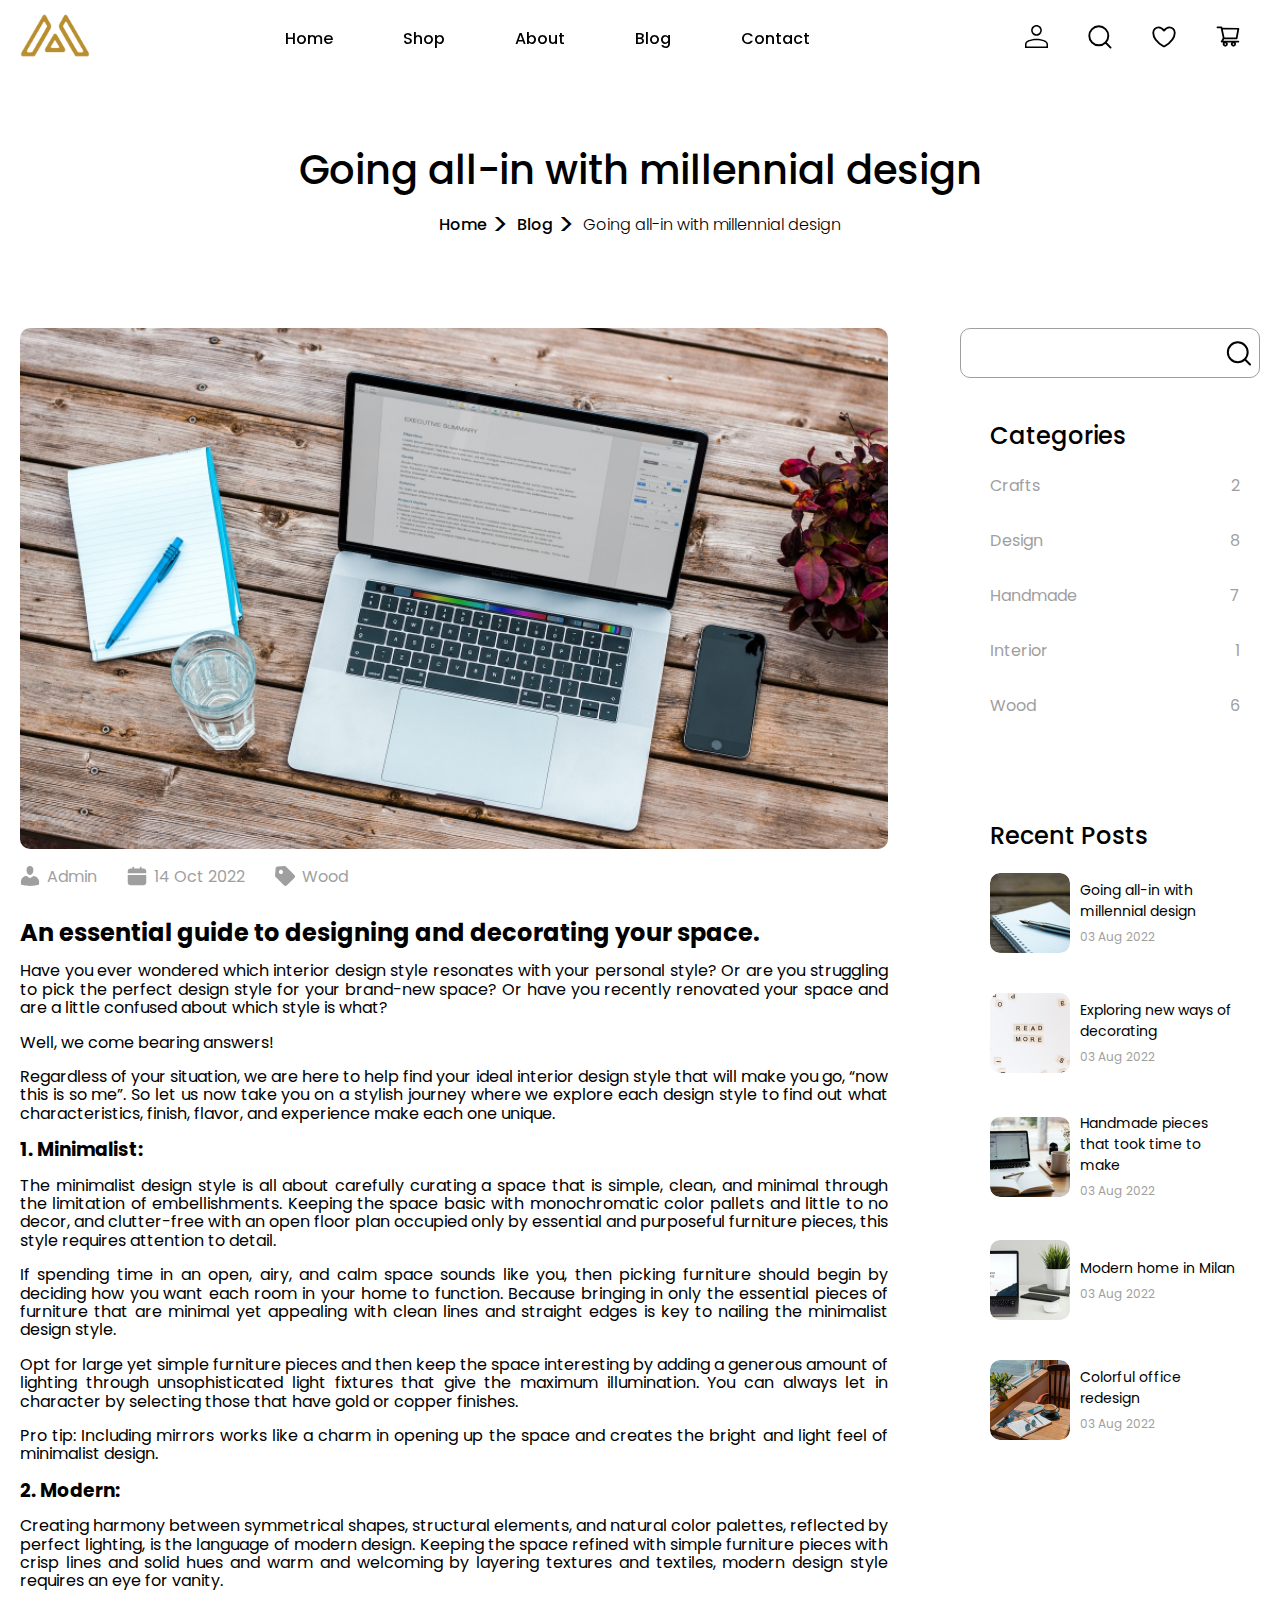
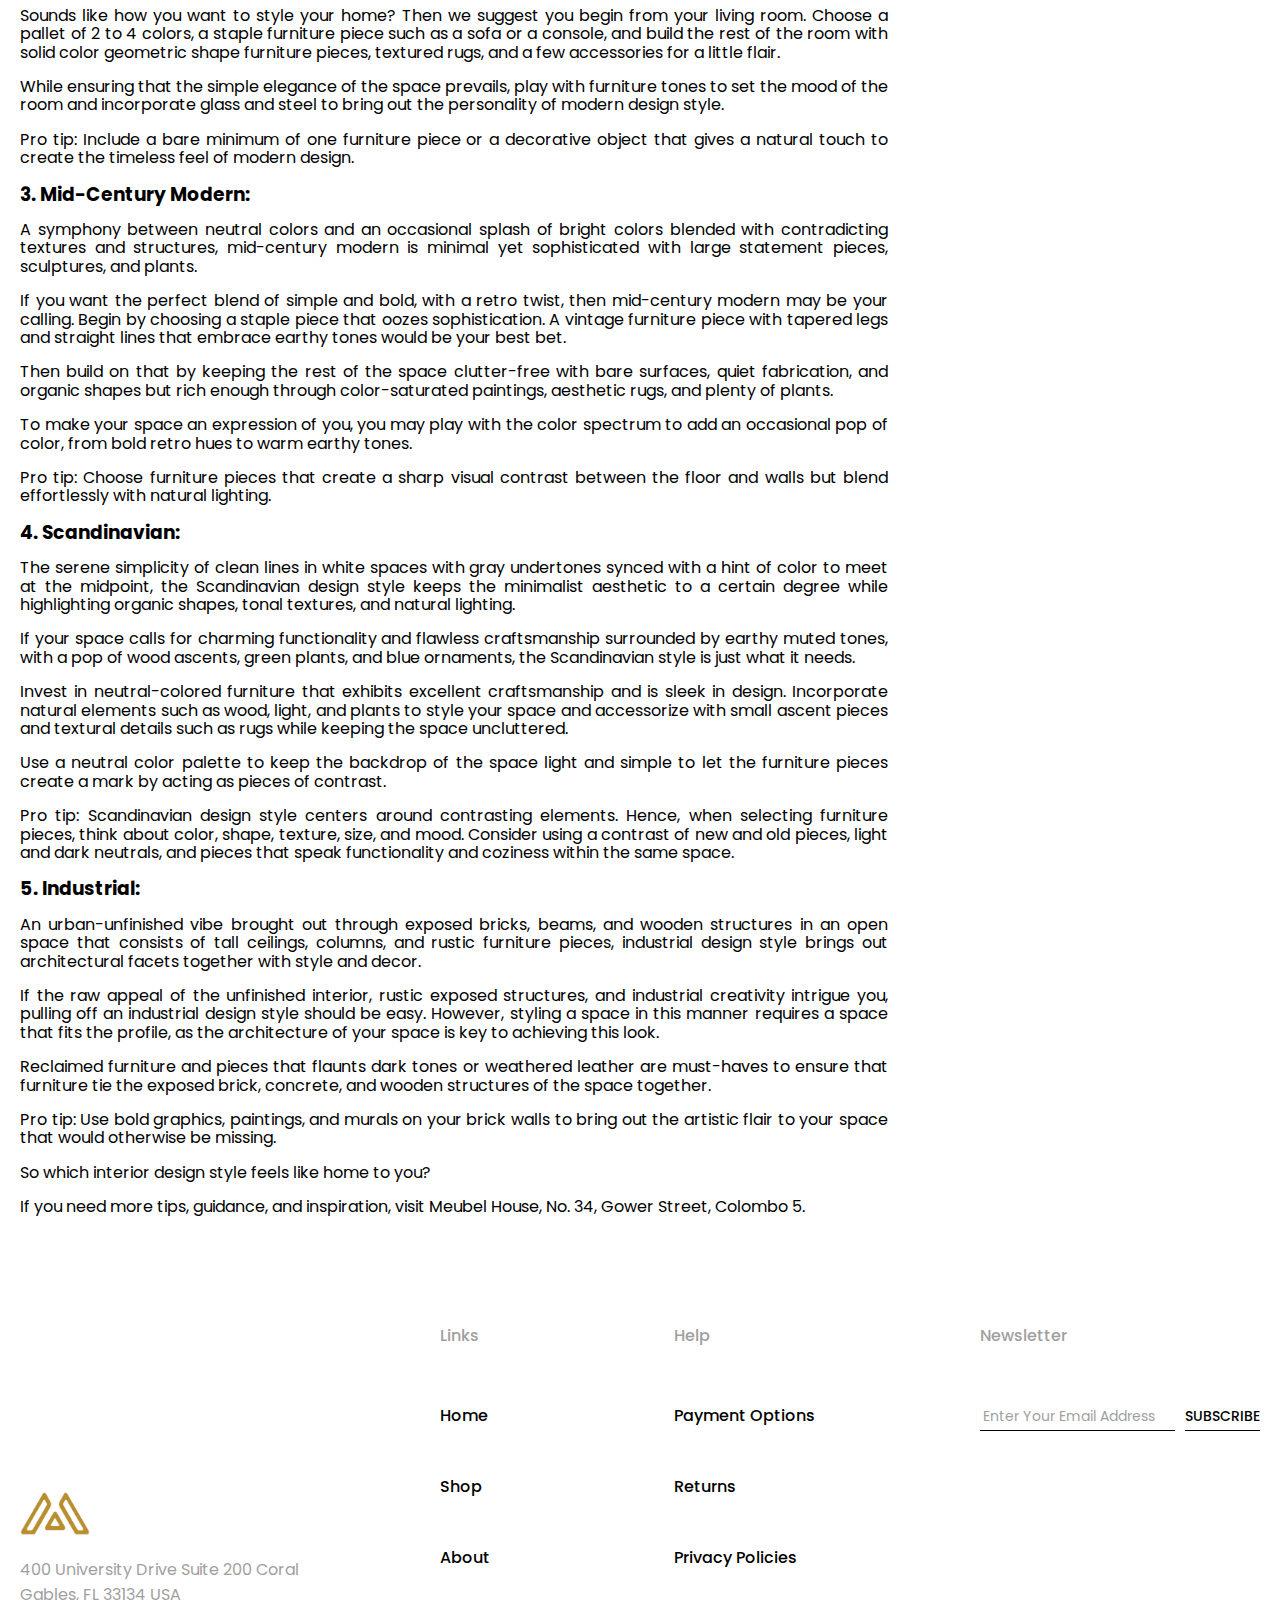
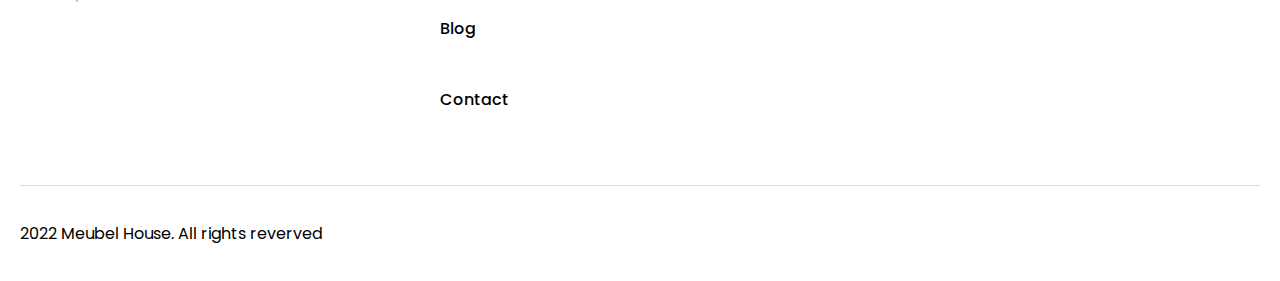
<file: docs/post.html>
<!DOCTYPE html>
<html>

<head>
    <meta charset="UTF-8">
    <meta name="viewport" content="width=device-width, initial-scale=1.0">
    <title>Webshop</title>

    <link rel="shortcut icon" href="favicon.ico" type="image/x-icon">
    <link rel="stylesheet" href="https://cdn.jsdelivr.net/npm/swiper@10/swiper-bundle.min.css" />
    <link rel="stylesheet" href="css/options.css">
    <link rel="stylesheet" href="css/header-footer.css">
    <link rel="stylesheet" href="css/common.css">

    <link rel="stylesheet" href="css/main.css">

    <link rel="stylesheet" href="css/shop.css">

    <link rel="stylesheet" href="css/product.css">

    <link rel="stylesheet" href="css/profile.css">

    <link rel="stylesheet" href="css/checkout.css">

    <link rel="stylesheet" href="css/cart.css">

    <link rel="stylesheet" href="css/contact.css">

    <link rel="stylesheet" href="css/blog.css">

    <link rel="stylesheet" href="css/about.css">

    <link rel="stylesheet" href="css/post.css">

    <script defer src="https://cdn.jsdelivr.net/npm/swiper@10/swiper-bundle.min.js"></script>
    <script defer src="js/StickySidebar.js"></script>
    <script defer src="js/cart.js"></script>
    <script defer src="js/wishlist.js"></script>
    <script defer src="js/main.js"></script>
</head>

<body>
    <div class="page">
        <header class="header">
            <div class="container">
                <div class="header-inner">
                    <div class="header-inner__logo">
                        <a href="/index.html">
                            <img src="img/logo.png" alt="">
                        </a>
                    </div>
                    <nav class="header-inner__nav header-nav">
                        <ul class="menu menu-pages">
                            <li class="menu-item">
                                <a href="/index.html">Home</a>
                            </li>
                            <li class="menu-item">
                                <a href="/shop.html">Shop</a>
                            </li>
                            <li class="menu-item">
                                <a href="/about.html">About</a>
                            </li>
                            <li class="menu-item">
                                <a href="/blog.html">Blog</a>
                            </li>
                            <li class="menu-item">
                                <a href="/contact.html">Contact</a>
                            </li>
                        </ul>
                    </nav>
                    <div class="header-inner__nav header-nav">
                        <ul class="menu menu-icons">
                            <li class="menu-item">
                                <a href="#profile">
                                    <img src="./img/account.svg" alt="">
                                </a>
                            </li>
                            <li class="menu-item">
                                <a href="#search">
                                    <img src="./img/search.svg" alt="">
                                </a>
                            </li>
                            <li class="menu-item">
                                <a href="#favorite">
                                    <div class="wish menu-item-count"></div>
                                    <img src="./img/favorite.svg" alt="">
                                </a>
                            </li>
                            <li class="menu-item">
                                <a href="#cart">
                                    <div class="count menu-item-count"></div>
                                    <img src="./img/cart.svg" alt="">
                                </a>
                            </li>
                        </ul>
                    </div>
                    <nav class="header-inner__nav mobile-nav">
                        <ul class="menu menu-icons">
                            <li class="menu-item">
                                <a href="#menu">
                                    <img src="./img/menu.svg" alt="">
                                </a>
                            </li>
                            <li class="menu-item">
                                <a href="#profile">
                                    <img src="./img/account.svg" alt="">
                                </a>
                            </li>
                            <li class="menu-item">
                                <a href="#search">
                                    <img src="./img/search.svg" alt="">
                                </a>
                            </li>
                            <li class="menu-item">
                                <a href="#favorite">
                                    <div class="wish menu-item-count"></div>
                                    <img src="./img/favorite.svg" alt="">
                                </a>
                            </li>
                            <li class="menu-item">
                                <a href="#cart">
                                    <div class="count menu-item-count"></div>
                                    <img src="./img/cart.svg" alt="">
                                </a>
                            </li>
                        </ul>
                    </nav>
                    <div class="header-inner__toolbar toolbar">
                        <div class="toolbar-wrapper">
                            <div class="toolbar-inner">
                                <button class="toolbar-close">
                                    <img src="img/close-toolbar.svg" alt="">
                                </button>
                                <div class="toolbar-section" data-id="#menu">
                                    <h2 class="toolbar-section__heading">
                                        Menu
                                    </h2>
                                    <div class="toolbar-section__inner">
                                        <nav class="toolbar-section__nav">
                                            <ul class="menu menu-pages">
                                                <li class="menu-item">
                                                    <a href="/index.html">Home</a>
                                                </li>
                                                <li class="menu-item">
                                                    <a href="/shop.html">Shop</a>
                                                </li>
                                                <li class="menu-item">
                                                    <a href="/about.html">About</a>
                                                </li>
                                                <li class="menu-item">
                                                    <a href="/blog.html">Blog</a>
                                                </li>
                                                <li class="menu-item">
                                                    <a href="/contact.html">Contact</a>
                                                </li>
                                            </ul>
                                        </nav>
                                    </div>
                                </div>
                                <div class="toolbar-section" data-id="#profile">
                                    <h2 class="toolbar-section__heading">
                                        Profile
                                    </h2>
                                    <div class="toolbar-section__inner">
                                        <div class="toolbar-section__profile toolbar-profile">
                                            <div class="toolbar-profile__button-wrapper">
                                                <a href="/profile.html" class="toolbar-profile__button">
                                                    Go to profile
                                                </a>
                                            </div>
                                        </div>
                                    </div>
                                </div>
                                <div class="toolbar-section" data-id="#search">
                                    <h2 class="toolbar-section__heading">
                                        Search
                                    </h2>
                                </div>
                                <div class="toolbar-section" data-id="#favorite">
                                    <h2 class="toolbar-section__heading">
                                        Wishlist
                                    </h2>
                                    <div class="toolbar-section__inner">
                                        <div class="toolbar-section__wishlist toolbar-wishlist">
                                            <ul class="toolbar-wishlist__list" data-empty="Your wishlist is empty.">
                                            </ul>
                                        </div>
                                    </div>
                                </div>
                                <div class="toolbar-section" data-id="#cart">
                                    <h2 class="toolbar-section__heading">
                                        Shopping Cart
                                    </h2>
                                    <div class="toolbar-section__inner">
                                        <div class="toolbar-section__cart toolbar-cart">
                                            <ul class="toolbar-cart__list" data-empty="Your cart is empty.">
                                            </ul>
                                            <div class="toolbar-cart__bottom">
                                                <div class="toolbar-cart__total">
                                                    <span>Total</span>
                                                    <span class="total">Rs. 0</span>
                                                </div>
                                                <div class="toolbar-cart__buttons">
                                                    <div class="toolbar-cart__button-wrapper">
                                                        <a href="/cart.html" class="toolbar-cart__button">
                                                            View Cart
                                                        </a>
                                                    </div>
                                                    <div class="toolbar-cart__button-wrapper">
                                                        <a href="/checkout.html" class="toolbar-cart__button">
                                                            Checkout
                                                        </a>
                                                    </div>
                                                </div>
                                            </div>
                                        </div>
                                    </div>
                                </div>
                            </div>
                        </div>
                    </div>
                </div>
            </div>
        </header>
        <main class="main">
            <section class="post-header">
                <div class="post-header__wrapper">
                    <div class="container">
                        <div class="post-header__inner">
                            <h1 class="post-header__title">
                                Going all-in with millennial design
                            </h1>
                            <div class="post-header__breadcrumbs">
                                <a href="/index.html">Home</a> <a href="blog.html">Blog</a> <span>Going all-in with millennial design</span>
                            </div>
                        </div>
                    </div>
                </div>
            </section>
            <div class="container">
                <div class="main-wrapper">
                    <div class="main-content">
                        <section class="post">
                            <div class="post-wrapper">
                                <div class="post-inner">
                                    <div class="post-item">
                                        <div class="post-item__view">
                                            <div class="post-item__image ibg">
                                                <img src="img/blog/item1.jpg" alt="">
                                            </div>
                                            <div class="post-item__links">
                                                <a href="#" class="post-item__link">
                                                    <img src="img/admin.svg" alt="">
                                                    Admin
                                                </a>
                                                <a href="#" class="post-item__link">
                                                    <img src="img/calendar.svg" alt="">
                                                    14 Oct 2022
                                                </a>
                                                <a href="#" class="post-item__link">
                                                    <img src="img/tag.svg" alt="">
                                                    Wood
                                                </a>
                                            </div>
                                        </div>
                                        <div class="post-item__content">
                                            <h2>An essential guide to designing and decorating your space.</h2>
                                            <p>Have you ever wondered which interior design style resonates with your personal style? Or are you struggling to pick the perfect design style for your brand-new space? Or have you recently renovated your space and are a little confused about which style is what?</p>
                                            <p>Well, we come bearing answers!&nbsp;</p>
                                            <p>Regardless of your situation, we are here to help find your ideal interior design style that will make you go, “now this is so me”. So let us now take you on a stylish journey where we explore each design style to find out what characteristics, finish, flavor, and experience make each one unique.</p>
                                            <h3>1. Minimalist:</h3>
                                            <p>The minimalist design style is all about carefully curating a space that is simple, clean, and minimal through the limitation of embellishments. Keeping the space basic with monochromatic color pallets and little to no decor, and clutter-free with an open floor plan occupied only by essential and purposeful furniture pieces, this style requires attention to detail.&nbsp;</p>
                                            <p>If spending time in an open, airy, and calm space sounds like you, then picking furniture should begin by deciding how you want each room in your home to function. Because bringing in only the essential pieces of furniture that are minimal yet appealing with clean lines and straight edges is key to nailing the minimalist design style.&nbsp;</p>
                                            <p>Opt for large yet simple furniture pieces and then keep the space interesting by adding a generous amount of lighting through unsophisticated light fixtures that give the maximum illumination. You can always let in character by selecting those that have gold or copper finishes.<em>&nbsp;</em></p>
                                            <p>Pro tip: Including mirrors works like a charm in opening up the space and creates the bright and light feel of minimalist design.&nbsp;</p>
                                            <h3>2. Modern:</h3>
                                            <p>Creating harmony between symmetrical shapes, structural elements, and natural color palettes, reflected by perfect lighting, is the language of modern design. Keeping the space refined with simple furniture pieces with crisp lines and solid hues and warm and welcoming by layering textures and textiles, modern design style requires an eye for vanity.&nbsp;</p>
                                            <p>Sounds like how you want to style your home? Then we suggest you begin from your living room. Choose a pallet of 2 to 4 colors, a staple furniture piece such as a sofa or a console, and build the rest of the room with solid color geometric shape furniture pieces, textured rugs, and a few accessories for a little flair.&nbsp;</p>
                                            <p>While ensuring that the simple elegance of the space prevails, play with furniture tones to set the mood of the room and incorporate glass and steel to bring out the personality of modern design style.</p>
                                            <p>Pro tip: Include a bare minimum of one furniture piece or a decorative object that gives a natural touch to create the timeless feel of modern design.&nbsp;</p>
                                            <h3>3. Mid-Century Modern:</h3>
                                            <p>A symphony between neutral colors and an occasional splash of bright colors blended with contradicting textures and structures, mid-century modern is minimal yet sophisticated with large statement pieces, sculptures, and plants.&nbsp;</p>
                                            <p>If you want the perfect blend of simple and bold, with a retro twist, then mid-century modern may be your calling. Begin by choosing a staple piece that oozes sophistication. A vintage furniture piece with tapered legs and straight lines that embrace earthy tones would be your best bet.&nbsp;</p>
                                            <p>Then build on that by keeping the rest of the space clutter-free with bare surfaces, quiet fabrication, and organic shapes but rich enough through color-saturated paintings, aesthetic rugs, and plenty of plants.&nbsp;</p>
                                            <p>To make your space an expression of you, you may play with the color spectrum to add an occasional pop of color, from bold retro hues to warm earthy tones.</p>
                                            <p>Pro tip: Choose furniture pieces that create a sharp visual contrast between the floor and walls but blend effortlessly with natural lighting.</p>
                                            <h3>4. Scandinavian:</h3>
                                            <p>The serene simplicity of clean lines in white spaces with gray undertones synced with a hint of color to meet at the midpoint, the Scandinavian design style keeps the minimalist aesthetic to a certain degree while highlighting organic shapes, tonal textures, and natural lighting.&nbsp;</p>
                                            <p>If your space calls for charming functionality and flawless craftsmanship surrounded by earthy muted tones, with a pop of wood ascents, green plants, and blue ornaments, the Scandinavian style is just what it needs.&nbsp;</p>
                                            <p>Invest in neutral-colored furniture that exhibits excellent craftsmanship and is sleek in design. Incorporate natural elements such as wood, light, and plants to style your space and accessorize with small ascent pieces and textural details such as rugs while keeping the space uncluttered.</p>
                                            <p>Use a neutral color palette to keep the backdrop of the space light and simple to let the furniture pieces create a mark by acting as pieces of contrast.&nbsp;</p>
                                            <p>Pro tip: Scandinavian design style centers around contrasting elements. Hence, when selecting furniture pieces, think about color, shape, texture, size, and mood. Consider using a contrast of new and old pieces, light and dark neutrals, and pieces that speak functionality and coziness within the same space.</p>
                                            <h3>5. Industrial:</h3>
                                            <p>An urban-unfinished vibe brought out through exposed bricks, beams, and wooden structures in an open space that consists of tall ceilings, columns, and rustic furniture pieces, industrial design style brings out architectural facets together with style and decor.&nbsp;</p>
                                            <p>If the raw appeal of the unfinished interior, rustic exposed structures, and industrial creativity intrigue you, pulling off an industrial design style should be easy. However, styling a space in this manner requires a space that fits the profile, as the architecture of your space is key to achieving this look.&nbsp;</p>
                                            <p>Reclaimed furniture and pieces that flaunts dark tones or weathered leather are must-haves to ensure that furniture tie the exposed brick, concrete, and wooden structures of the space together.&nbsp;</p>
                                            <p>Pro tip: Use bold graphics, paintings, and murals on your brick walls to bring out the artistic flair to your space that would otherwise be missing.&nbsp;</p>
                                            <p>So which interior design style feels like home to you?</p>
                                            <p>If you need more tips, guidance, and inspiration, visit Meubel House, No. 34, Gower Street, Colombo 5.</p>
                                        </div>
                                    </div>
                                </div>
                            </div>
                        </section>
                    </div>
                    <aside class="main-sidebar blog-sidebar">
                        <div class="sidebar-inner">
                            <div class="sidebar-search">
                                <form action="#" class="sidebar-search__form">
                                    <div class="row">
                                        <div class="block">
                                            <input type="text" name="search" id="search">
                                        </div>
                                    </div>
                                </form>
                            </div>
                            <div class="sidebar-categories">
                                <h3 class="sidebar-categories__title sidebar-title">
                                    Categories
                                </h3>
                                <ul class="sidebar-categories__list">
                                    <li class="sidebar-categories__list-item sidebar-categories__item">
                                        <a href="#">
                                            <h4 class="sidebar-categories__item-name">
                                                Crafts
                                            </h4>
                                            <div class="sidebar-categories__item-count">
                                                2
                                            </div>
                                        </a>
                                    </li>
                                    <li class="sidebar-categories__list-item sidebar-categories__item">
                                        <a href="#">
                                            <h4 class="sidebar-categories__item-name">
                                                Design
                                            </h4>
                                            <div class="sidebar-categories__item-count">
                                                8
                                            </div>
                                        </a>
                                    </li>
                                    <li class="sidebar-categories__list-item sidebar-categories__item">
                                        <a href="#">
                                            <h4 class="sidebar-categories__item-name">
                                                Handmade
                                            </h4>
                                            <div class="sidebar-categories__item-count">
                                                7
                                            </div>
                                        </a>
                                    </li>
                                    <li class="sidebar-categories__list-item sidebar-categories__item">
                                        <a href="#">
                                            <h4 class="sidebar-categories__item-name">
                                                Interior
                                            </h4>
                                            <div class="sidebar-categories__item-count">
                                                1
                                            </div>
                                        </a>
                                    </li>
                                    <li class="sidebar-categories__list-item sidebar-categories__item">
                                        <a href="#">
                                            <h4 class="sidebar-categories__item-name">
                                                Wood
                                            </h4>
                                            <div class="sidebar-categories__item-count">
                                                6
                                            </div>
                                        </a>
                                    </li>
                                </ul>
                            </div>
                            <div class="sidebar-recent">
                                <h3 class="sidebar-recent__title sidebar-title">
                                    Recent Posts
                                </h3>
                                <ul class="sidebar-recent__list">
                                    <li class="sidebar-recent__list-item sidebar-recent__item">
                                        <div class="sidebar-recent__item-image">
                                            <a href="/post.html" class="ibg">
                                                <img src="img/blog/item4.jpg" alt="">
                                            </a>
                                        </div>
                                        <div class="sidebar-recent__item-content">
                                            <h4 class="sidebar-recent__item-heading">
                                                Going all-in with millennial design
                                            </h4>
                                            <div class="sidebar-recent__item-date">
                                                <a href="#">03 Aug 2022</a>
                                            </div>
                                        </div>
                                    </li>
                                    <li class="sidebar-recent__list-item sidebar-recent__item">
                                        <div class="sidebar-recent__item-image">
                                            <a href="/post.html" class="ibg">
                                                <img src="img/blog/item5.jpg" alt="">
                                            </a>
                                        </div>
                                        <div class="sidebar-recent__item-content">
                                            <h4 class="sidebar-recent__item-heading">
                                                Exploring new ways of decorating
                                            </h4>
                                            <div class="sidebar-recent__item-date">
                                                <a href="#">03 Aug 2022</a>
                                            </div>
                                        </div>
                                    </li>
                                    <li class="sidebar-recent__list-item sidebar-recent__item">
                                        <div class="sidebar-recent__item-image">
                                            <a href="/post.html" class="ibg">
                                                <img src="img/blog/item6.jpg" alt="">
                                            </a>
                                        </div>
                                        <div class="sidebar-recent__item-content">
                                            <h4 class="sidebar-recent__item-heading">
                                                Handmade pieces that took time to make
                                            </h4>
                                            <div class="sidebar-recent__item-date">
                                                <a href="#">03 Aug 2022</a>
                                            </div>
                                        </div>
                                    </li>
                                    <li class="sidebar-recent__list-item sidebar-recent__item">
                                        <div class="sidebar-recent__item-image">
                                            <a href="/post.html" class="ibg">
                                                <img src="img/blog/item7.jpg" alt="">
                                            </a>
                                        </div>
                                        <div class="sidebar-recent__item-content">
                                            <h4 class="sidebar-recent__item-heading">
                                                Modern home in Milan
                                            </h4>
                                            <div class="sidebar-recent__item-date">
                                                <a href="#">03 Aug 2022</a>
                                            </div>
                                        </div>
                                    </li>
                                    <li class="sidebar-recent__list-item sidebar-recent__item">
                                        <div class="sidebar-recent__item-image">
                                            <a href="/post.html" class="ibg">
                                                <img src="img/blog/item8.jpg" alt="">
                                            </a>
                                        </div>
                                        <div class="sidebar-recent__item-content">
                                            <h4 class="sidebar-recent__item-heading">
                                                Colorful office redesign
                                            </h4>
                                            <div class="sidebar-recent__item-date">
                                                <a href="#">
                                                    03 Aug 2022
                                                </a>
                                            </div>
                                        </div>
                                    </li>
                                </ul>
                            </div>
                        </div>
                    </aside>
                </div>
            </div>
        </main>
        <footer class="footer">
            <div class="footer-wrapper">
                <div class="container">
                    <div class="footer-inner">
                        <div class="footer-inner__bar">
                            <div class="footer-inner__address">
                                <a href="/index.html" class="logo">
                                    <img src="img/logo.png" alt="">
                                </a>
                                <p>400 University Drive Suite 200 Coral Gables, FL 33134 USA</p>
                            </div>
                            <div class="footer-inner__columns">
                                <div class="footer-inner__column footer-column">
                                    <h4 class="footer-column__heading">
                                        Links
                                    </h4>
                                    <ul class="footer-column__list footer-list">
                                        <li class="footer-list__item">
                                            <a href="/index.html">Home</a>
                                        </li>
                                        <li class="footer-list__item">
                                            <a href="/shop.html">Shop</a>
                                        </li>
                                        <li class="footer-list__item">
                                            <a href="/about.html">About</a>
                                        </li>
                                        <li class="footer-list__item">
                                            <a href="/blog.html">Blog</a>
                                        </li>
                                        <li class="footer-list__item">
                                            <a href="/contact.html">Contact</a>
                                        </li>
                                    </ul>
                                </div>
                                <div class="footer-inner__column footer-column">
                                    <h4 class="footer-column__heading">
                                        Help
                                    </h4>
                                    <ul class="footer-column__list footer-list">
                                        <li class="footer-list__item">
                                            <a href="#">Payment Options</a>
                                        </li>
                                        <li class="footer-list__item">
                                            <a href="#">Returns</a>
                                        </li>
                                        <li class="footer-list__item">
                                            <a href="#">Privacy Policies</a>
                                        </li>
                                    </ul>
                                </div>
                                <div class="footer-inner__column footer-column">
                                    <h4 class="footer-column__heading">
                                        Newsletter
                                    </h4>
                                    <form class="footer-column__form footer-form" action="#" method="post">
                                        <div class="footer-form__row">
                                            <input type="email" name="email" placeholder="Enter Your Email Address" id="footer-form__email">
                                            <input type="submit" value="SUBSCRIBE">
                                        </div>
                                    </form>
                                </div>
                            </div>
                        </div>
                        <div class="footer-inner__copyright">
                            <p>2022 Meubel House. All rights reverved</p>
                        </div>
                    </div>
                </div>
            </div>
        </footer>
    </div>
</body>

</html>
</file>
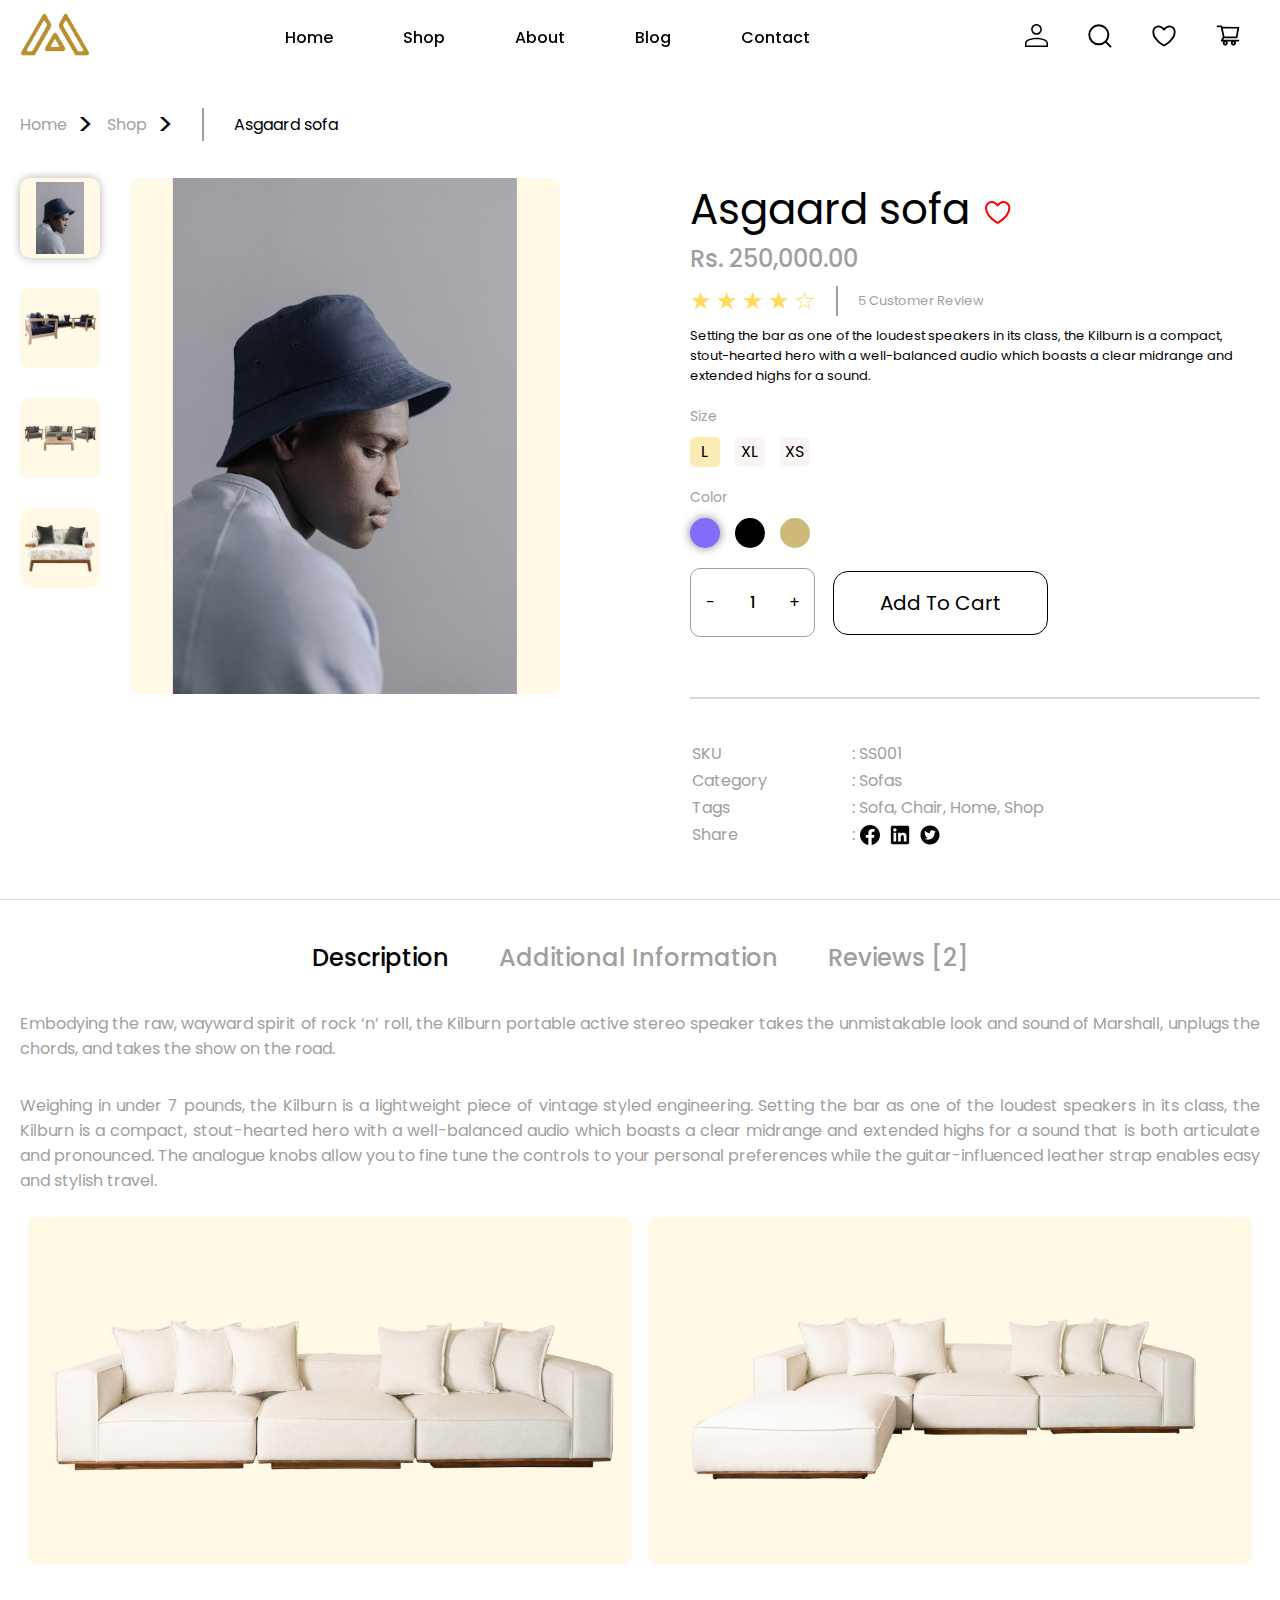
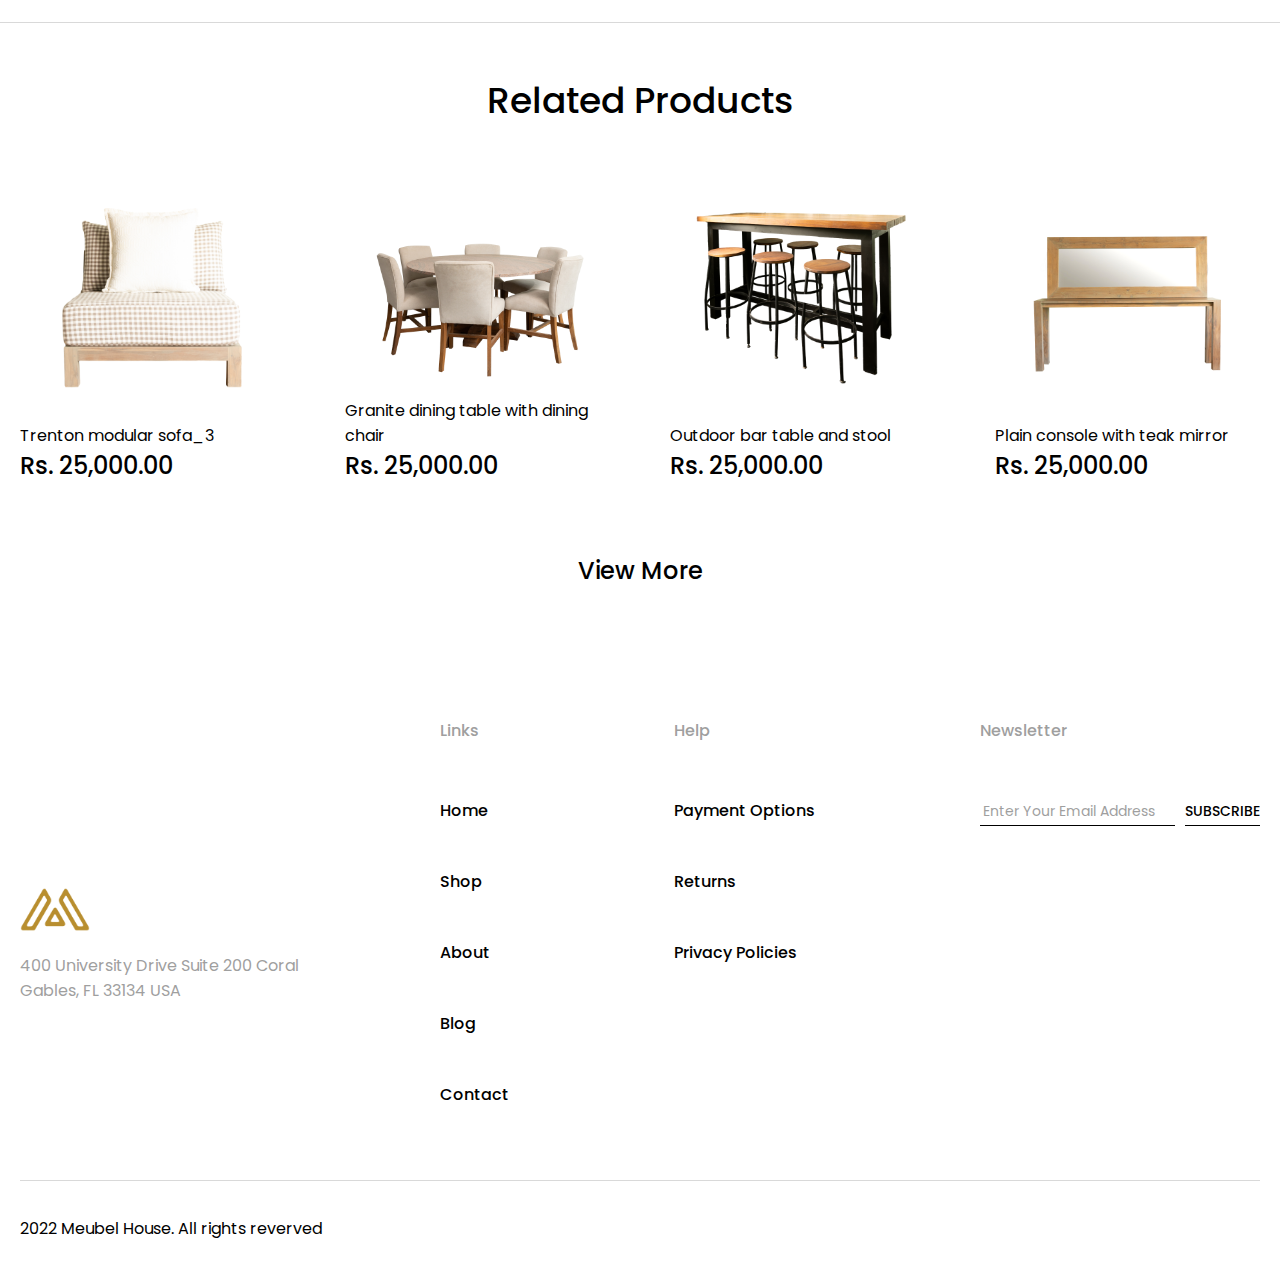
<file: docs/product.html>
<!DOCTYPE html>
<html>

<head>
    <meta charset="UTF-8">
    <meta name="viewport" content="width=device-width, initial-scale=1.0">
    <title>Webshop</title>

    <link rel="shortcut icon" href="favicon.ico" type="image/x-icon">
    <link rel="stylesheet" href="https://cdn.jsdelivr.net/npm/swiper@10/swiper-bundle.min.css" />
    <link rel="stylesheet" href="css/options.css">
    <link rel="stylesheet" href="css/header-footer.css">
    <link rel="stylesheet" href="css/common.css">

    <link rel="stylesheet" href="css/main.css">

    <link rel="stylesheet" href="css/shop.css">

    <link rel="stylesheet" href="css/product.css">

    <link rel="stylesheet" href="css/profile.css">

    <link rel="stylesheet" href="css/checkout.css">

    <link rel="stylesheet" href="css/cart.css">

    <link rel="stylesheet" href="css/contact.css">

    <link rel="stylesheet" href="css/blog.css">

    <link rel="stylesheet" href="css/about.css">

    <link rel="stylesheet" href="css/post.css">

    <script defer src="https://cdn.jsdelivr.net/npm/swiper@10/swiper-bundle.min.js"></script>
    <script defer src="js/StickySidebar.js"></script>
    <script defer src="js/cart.js"></script>
    <script defer src="js/wishlist.js"></script>
    <script defer src="js/main.js"></script>
</head>

<body>
    <div class="page">
        <header class="header">
            <div class="container">
                <div class="header-inner">
                    <div class="header-inner__logo">
                        <a href="/index.html">
                            <img src="img/logo.png" alt="">
                        </a>
                    </div>
                    <nav class="header-inner__nav header-nav">
                        <ul class="menu menu-pages">
                            <li class="menu-item">
                                <a href="/index.html">Home</a>
                            </li>
                            <li class="menu-item">
                                <a href="/shop.html">Shop</a>
                            </li>
                            <li class="menu-item">
                                <a href="/about.html">About</a>
                            </li>
                            <li class="menu-item">
                                <a href="/blog.html">Blog</a>
                            </li>
                            <li class="menu-item">
                                <a href="/contact.html">Contact</a>
                            </li>
                        </ul>
                    </nav>
                    <div class="header-inner__nav header-nav">
                        <ul class="menu menu-icons">
                            <li class="menu-item">
                                <a href="#profile">
                                    <img src="./img/account.svg" alt="">
                                </a>
                            </li>
                            <li class="menu-item">
                                <a href="#search">
                                    <img src="./img/search.svg" alt="">
                                </a>
                            </li>
                            <li class="menu-item">
                                <a href="#favorite">
                                    <div class="wish menu-item-count"></div>
                                    <img src="./img/favorite.svg" alt="">
                                </a>
                            </li>
                            <li class="menu-item">
                                <a href="#cart">
                                    <div class="count menu-item-count"></div>
                                    <img src="./img/cart.svg" alt="">
                                </a>
                            </li>
                        </ul>
                    </div>
                    <nav class="header-inner__nav mobile-nav">
                        <ul class="menu menu-icons">
                            <li class="menu-item">
                                <a href="#menu">
                                    <img src="./img/menu.svg" alt="">
                                </a>
                            </li>
                            <li class="menu-item">
                                <a href="#profile">
                                    <img src="./img/account.svg" alt="">
                                </a>
                            </li>
                            <li class="menu-item">
                                <a href="#search">
                                    <img src="./img/search.svg" alt="">
                                </a>
                            </li>
                            <li class="menu-item">
                                <a href="#favorite">
                                    <div class="wish menu-item-count"></div>
                                    <img src="./img/favorite.svg" alt="">
                                </a>
                            </li>
                            <li class="menu-item">
                                <a href="#cart">
                                    <div class="count menu-item-count"></div>
                                    <img src="./img/cart.svg" alt="">
                                </a>
                            </li>
                        </ul>
                    </nav>
                    <div class="header-inner__toolbar toolbar">
                        <div class="toolbar-wrapper">
                            <div class="toolbar-inner">
                                <button class="toolbar-close">
                                    <img src="img/close-toolbar.svg" alt="">
                                </button>
                                <div class="toolbar-section" data-id="#menu">
                                    <h2 class="toolbar-section__heading">
                                        Menu
                                    </h2>
                                    <div class="toolbar-section__inner">
                                        <nav class="toolbar-section__nav">
                                            <ul class="menu menu-pages">
                                                <li class="menu-item">
                                                    <a href="/index.html">Home</a>
                                                </li>
                                                <li class="menu-item">
                                                    <a href="/shop.html">Shop</a>
                                                </li>
                                                <li class="menu-item">
                                                    <a href="/about.html">About</a>
                                                </li>
                                                <li class="menu-item">
                                                    <a href="/blog.html">Blog</a>
                                                </li>
                                                <li class="menu-item">
                                                    <a href="/contact.html">Contact</a>
                                                </li>
                                            </ul>
                                        </nav>
                                    </div>
                                </div>
                                <div class="toolbar-section" data-id="#profile">
                                    <h2 class="toolbar-section__heading">
                                        Profile
                                    </h2>
                                    <div class="toolbar-section__inner">
                                        <div class="toolbar-section__profile toolbar-profile">
                                            <div class="toolbar-profile__button-wrapper">
                                                <a href="/profile.html" class="toolbar-profile__button">
                                                    Go to profile
                                                </a>
                                            </div>
                                        </div>
                                    </div>
                                </div>
                                <div class="toolbar-section" data-id="#search">
                                    <h2 class="toolbar-section__heading">
                                        Search
                                    </h2>
                                </div>
                                <div class="toolbar-section" data-id="#favorite">
                                    <h2 class="toolbar-section__heading">
                                        Wishlist
                                    </h2>
                                    <div class="toolbar-section__inner">
                                        <div class="toolbar-section__wishlist toolbar-wishlist">
                                            <ul class="toolbar-wishlist__list" data-empty="Your wishlist is empty.">
                                            </ul>
                                        </div>
                                    </div>
                                </div>
                                <div class="toolbar-section" data-id="#cart">
                                    <h2 class="toolbar-section__heading">
                                        Shopping Cart
                                    </h2>
                                    <div class="toolbar-section__inner">
                                        <div class="toolbar-section__cart toolbar-cart">
                                            <ul class="toolbar-cart__list" data-empty="Your cart is empty.">
                                            </ul>
                                            <div class="toolbar-cart__bottom">
                                                <div class="toolbar-cart__total">
                                                    <span>Total</span>
                                                    <span class="total">Rs. 0</span>
                                                </div>
                                                <div class="toolbar-cart__buttons">
                                                    <div class="toolbar-cart__button-wrapper">
                                                        <a href="/cart.html" class="toolbar-cart__button">
                                                            View Cart
                                                        </a>
                                                    </div>
                                                    <div class="toolbar-cart__button-wrapper">
                                                        <a href="/checkout.html" class="toolbar-cart__button">
                                                            Checkout
                                                        </a>
                                                    </div>
                                                </div>
                                            </div>
                                        </div>
                                    </div>
                                </div>
                            </div>
                        </div>
                    </div>
                </div>
            </div>
        </header>
        <main class="main">
            <section class="item">
                <div class="item-wrapper">
                    <div class="item-product">
                        <div class="container">
                            <div class="item-product__breadcrumbs item-breadcrumbs">
                                <a href="/index.html">Home</a> <a href="shop.html">Shop</a> <span>Asgaard sofa</span>
                            </div>
                            <form action="#" method="post" class="item-product__inner">
                                <div class="item-product__view item-view">
                                    <ul class="item-view__list">
                                        <li class="item-view__item">
                                            <img src="img/products/test.jpeg" alt="">
                                        </li>
                                        <li class="item-view__item">
                                            <img src="img/item/item2.png" alt="">
                                        </li>
                                        <li class="item-view__item">
                                            <img src="img/item/item3.png" alt="">
                                        </li>
                                        <li class="item-view__item">
                                            <img src="img/item/item4.png" alt="">
                                        </li>
                                    </ul>
                                    <div class="item-view__image-wrapper">
                                        <div class="item-view__image">
                                            <img src="img/item/item1.png" alt="">
                                            <input type="text" name="image" value="img/item/item1.png" hidden>
                                        </div>
                                    </div>
                                </div>
                                <div class="item-product__about item-about">
                                    <div class="item-about__heading">
                                        <h1>Asgaard sofa</h1>
                                        <input type="text" name="heading" value="Asgaard sofa" hidden>
                                        <button class="favorite-button" data-role="wishlist">
                                            <svg viewBox="0 0 26 23" fill="none" xmlns="http://www.w3.org/2000/svg">
                                                <path d="M6.83333 1C3.61217 1 1 3.58533 1 6.775C1 9.34983 2.02083 15.4608 12.0693 21.6383C12.2493 21.7479 12.456 21.8058 12.6667 21.8058C12.8774 21.8058 13.084 21.7479 13.264 21.6383C23.3125 15.4608 24.3333 9.34983 24.3333 6.775C24.3333 3.58533 21.7212 1 18.5 1C15.2788 1 12.6667 4.5 12.6667 4.5C12.6667 4.5 10.0545 1 6.83333 1Z" stroke="#FF0000" stroke-width="2" stroke-linecap="round" stroke-linejoin="round" />
                                            </svg>
                                        </button>
                                    </div>
                                    <div class="item-about__price">
                                        <p>Rs. 250,000.00</p>
                                        <input type="text" name="price" value="250,000.00" hidden>
                                    </div>
                                    <div class="item-about__rating">
                                        <div class="item-about__score">
                                            <span class="star checked"></span>
                                            <span class="star checked"></span>
                                            <span class="star checked"></span>
                                            <span class="star checked"></span>
                                            <span class="star"></span>
                                        </div>
                                        <div class="item-about__review">
                                            5 Customer Review
                                        </div>
                                    </div>
                                    <div class="item-about__text">
                                        <p>
                                            Setting the bar as one of the loudest speakers in its class, the Kilburn is a compact, stout-hearted hero with a well-balanced audio which boasts a clear midrange and extended highs for a sound.
                                        </p>
                                    </div>
                                    <div class="item-about__size item-size">
                                        <div class="item-size__title">
                                            Size
                                        </div>
                                        <div class="item-size__list">
                                            <input type="radio" name="size" value="L" id="size_L" checked hidden>
                                            <label class="item-size__item" for="size_L">L</label>
                                            <input type="radio" name="size" value="XL" id="size_XL" hidden>
                                            <label class="item-size__item" for="size_XL">XL</label>
                                            <input type="radio" name="size" value="XS" id="size_XS" hidden>
                                            <label class="item-size__item" for="size_XS">XS</label>
                                        </div>
                                    </div>
                                    <div class="item-about__color item-color">
                                        <div class="item-color__title">
                                            Color
                                        </div>
                                        <div class="item-color__list">
                                            <input type="radio" name="color" value="#816DFA" id="color_#816DFA" checked hidden>
                                            <label class="item-color__item" for="color_#816DFA" style="background-color: #816DFA;"></label>
                                            <input type="radio" name="color" value="#000000" id="color_#000000" hidden>
                                            <label class="item-color__item" for="color_#000000" style="background-color: #000000;"></label>
                                            <input type="radio" name="color" value="#CDBA7B" id="color_#CDBA7B" hidden>
                                            <label class="item-color__item" for="color_#CDBA7B" style="background-color: #CDBA7B;"></label>
                                        </div>
                                    </div>
                                    <div class="item-about__buttons">
                                        <div class="item-about__count item-count">
                                            <div class="decr count-button">-</div>
                                            <input name="count" type="number" min="1" max="5" value="1" class="out">
                                            <div class="incr count-button">+</div>
                                        </div>
                                        <div class="item-about__button-wrapper">
                                            <button class="item-about__button" data-role="add_cart">
                                                Add To Cart
                                            </button>
                                        </div>
                                    </div>
                                    <table class="item-about__details item-details">
                                        <tr>
                                            <td>SKU</td>
                                            <td>: SS001</td>
                                        </tr>
                                        <tr>
                                            <td>Category</td>
                                            <td>: Sofas</td>
                                        </tr>
                                        <tr>
                                            <td>Tags</td>
                                            <td>: Sofa, Chair, Home, Shop</td>
                                        </tr>
                                        <tr>
                                            <td>Share</td>
                                            <td>:
                                                <span class="share">
                                                    <a href="#"><img src="img/facebook.svg" alt=""></a>
                                                    <a href="#"><img src="img/linkedin.svg" alt=""></a>
                                                    <a href="#"><img src="img/twitter.svg" alt=""></a>
                                                </span>
                                            </td>
                                        </tr>
                                    </table>
                                </div>
                            </form>
                        </div>
                    </div>
                    <div class="item-feature">
                        <div class="container">
                            <div class="item-feature__inner">
                                <div class="item-feature__links">
                                    <div class="item-feature__link _active">
                                        <a href="#description">
                                            Description
                                        </a>
                                    </div>
                                    <div class="item-feature__link">
                                        <a href="#additional">
                                            Additional Information
                                        </a>
                                    </div>
                                    <div class="item-feature__link">
                                        <a href="#reviews">
                                            Reviews [2]
                                        </a>
                                    </div>
                                </div>
                                <div class="item-feature__sections">
                                    <div class="item-feature__section _active" data-id="#description">
                                        <p>Embodying the raw, wayward spirit of rock ‘n’ roll, the Kilburn portable active stereo speaker takes the unmistakable look and sound of Marshall, unplugs the chords, and takes the show on the road.</p>
                                        <p>Weighing in under 7 pounds, the Kilburn is a lightweight piece of vintage styled engineering. Setting the bar as one of the loudest speakers in its class, the Kilburn is a compact, stout-hearted hero with a well-balanced audio which boasts a clear midrange and extended highs for a sound that is both articulate and pronounced. The analogue knobs allow you to fine tune the controls to your personal preferences while the guitar-influenced leather strap enables easy and stylish travel.</p>
                                        <img src="img/item/item6.jpg" alt="">
                                        <img src="img/item/item7.jpg" alt="">
                                    </div>
                                    <div class="item-feature__section" data-id="#additional">
                                        <h2>Additional Information</h2>
                                        <p>Lorem ipsum dolor sit amet consectetur adipisicing elit. Incidunt repellendus quas pariatur similique repudiandae. Nesciunt dicta illum doloremque. Unde natus magni animi velit fugiat doloremque incidunt voluptatum, blanditiis optio quibusdam.</p>
                                        <p>Lorem ipsum dolor sit amet consectetur, adipisicing elit. Quo iste esse placeat minus quam odio quisquam cum! Reiciendis deserunt accusantium modi fugit atque inventore perferendis dolores dolorum, minima rerum sit ex labore mollitia praesentium, neque maxime! Numquam earum vero porro voluptas sequi totam, molestiae vel quisquam aut ducimus voluptates? Tenetur ullam neque voluptatibus voluptate quaerat. Voluptas, esse aut autem nemo natus, tempore totam dolorum reiciendis sit fuga magni tenetur. Esse, nulla voluptas, corrupti aut et ducimus harum laborum ab excepturi corporis laboriosam fugiat suscipit maxime perferendis aliquam ratione incidunt. Ullam minima omnis ratione modi enim inventore a, quis illum quos.</p>
                                    </div>
                                    <div class="item-feature__section" data-id="#reviews">
                                        <h2>Reviews</h2>
                                        <div>
                                            <h3>Review 1</h3>
                                            <p>Lorem ipsum dolor sit amet consectetur adipisicing elit. Ipsam nihil perspiciatis ullam dolorum earum molestiae et aliquid veritatis autem, consequatur impedit saepe dolorem cum voluptate. Autem atque ipsam deleniti provident?</p>
                                        </div>
                                        <div>
                                            <h3>Review 2</h3>
                                            <p>Lorem ipsum dolor sit amet consectetur adipisicing elit. Corporis doloremque, fugit quam sit asperiores incidunt illo minus a ducimus harum, quos culpa debitis at quo atque rerum suscipit earum est.</p>
                                        </div>
                                    </div>
                                </div>
                            </div>
                        </div>
                    </div>
                </div>
            </section>
            <section class="related">
                <div class="related-wrapper">
                    <div class="container">
                        <div class="related-inner">
                            <h2 class="related-inner__title">
                                Related Products
                            </h2>
                            <ul class="related-inner__list related-list">
                                <li class="related-list__item related-item">
                                    <div class="related-item__wrapper">
                                        <div class="related-item__image">
                                            <a href="/product.html">
                                                <img src="./img/picks/item1.png" alt="">
                                            </a>
                                        </div>
                                        <h4 class="related-item__heading">
                                            <a href="/product.html">
                                                Trenton modular sofa_3
                                            </a>
                                        </h4>
                                        <div class="related-item__text">
                                            <p>Rs. 25,000.00</p>
                                        </div>
                                    </div>
                                </li>
                                <li class="related-list__item related-item">
                                    <div class="related-item__wrapper">
                                        <div class="related-item__image">
                                            <a href="/product.html">
                                                <img src="./img/picks/item2.png" alt="">
                                            </a>
                                        </div>
                                        <h4 class="related-item__heading">
                                            <a href="/product.html">
                                                Granite dining table with dining chair
                                            </a>
                                        </h4>
                                        <div class="related-item__text">
                                            <p>Rs. 25,000.00</p>
                                        </div>
                                    </div>
                                </li>
                                <li class="related-list__item related-item">
                                    <div class="related-item__wrapper">
                                        <div class="related-item__image">
                                            <a href="/product.html">
                                                <img src="./img/picks/item3.png" alt="">
                                            </a>
                                        </div>
                                        <h4 class="related-item__heading">
                                            <a href="/product.html">
                                                Outdoor bar table and stool
                                            </a>
                                        </h4>
                                        <div class="related-item__text">
                                            <p>Rs. 25,000.00</p>
                                        </div>
                                    </div>
                                </li>
                                <li class="related-list__item related-item">
                                    <div class="related-item__wrapper">
                                        <div class="related-item__image">
                                            <a href="/product.html">
                                                <img src="./img/picks/item4.png" alt="">
                                            </a>
                                        </div>
                                        <h4 class="related-item__heading">
                                            <a href="/product.html">
                                                Plain console with teak mirror
                                            </a>
                                        </h4>
                                        <div class="related-item__text">
                                            <p>Rs. 25,000.00</p>
                                        </div>
                                    </div>
                                </li>
                            </ul>
                            <div class="related-inner__button-wrapper">
                                <a href="/shop.html" class="related-inner__button">
                                    View More
                                </a>
                            </div>
                        </div>
                    </div>
                </div>
            </section>
        </main>
        <footer class="footer">
            <div class="footer-wrapper">
                <div class="container">
                    <div class="footer-inner">
                        <div class="footer-inner__bar">
                            <div class="footer-inner__address">
                                <a href="/index.html" class="logo">
                                    <img src="img/logo.png" alt="">
                                </a>
                                <p>400 University Drive Suite 200 Coral Gables, FL 33134 USA</p>
                            </div>
                            <div class="footer-inner__columns">
                                <div class="footer-inner__column footer-column">
                                    <h4 class="footer-column__heading">
                                        Links
                                    </h4>
                                    <ul class="footer-column__list footer-list">
                                        <li class="footer-list__item">
                                            <a href="/index.html">Home</a>
                                        </li>
                                        <li class="footer-list__item">
                                            <a href="/shop.html">Shop</a>
                                        </li>
                                        <li class="footer-list__item">
                                            <a href="/about.html">About</a>
                                        </li>
                                        <li class="footer-list__item">
                                            <a href="/blog.html">Blog</a>
                                        </li>
                                        <li class="footer-list__item">
                                            <a href="/contact.html">Contact</a>
                                        </li>
                                    </ul>
                                </div>
                                <div class="footer-inner__column footer-column">
                                    <h4 class="footer-column__heading">
                                        Help
                                    </h4>
                                    <ul class="footer-column__list footer-list">
                                        <li class="footer-list__item">
                                            <a href="#">Payment Options</a>
                                        </li>
                                        <li class="footer-list__item">
                                            <a href="#">Returns</a>
                                        </li>
                                        <li class="footer-list__item">
                                            <a href="#">Privacy Policies</a>
                                        </li>
                                    </ul>
                                </div>
                                <div class="footer-inner__column footer-column">
                                    <h4 class="footer-column__heading">
                                        Newsletter
                                    </h4>
                                    <form class="footer-column__form footer-form" action="#" method="post">
                                        <div class="footer-form__row">
                                            <input type="email" name="email" placeholder="Enter Your Email Address" id="footer-form__email">
                                            <input type="submit" value="SUBSCRIBE">
                                        </div>
                                    </form>
                                </div>
                            </div>
                        </div>
                        <div class="footer-inner__copyright">
                            <p>2022 Meubel House. All rights reverved</p>
                        </div>
                    </div>
                </div>
            </div>
        </footer>
    </div>
</body>

</html>
</file>
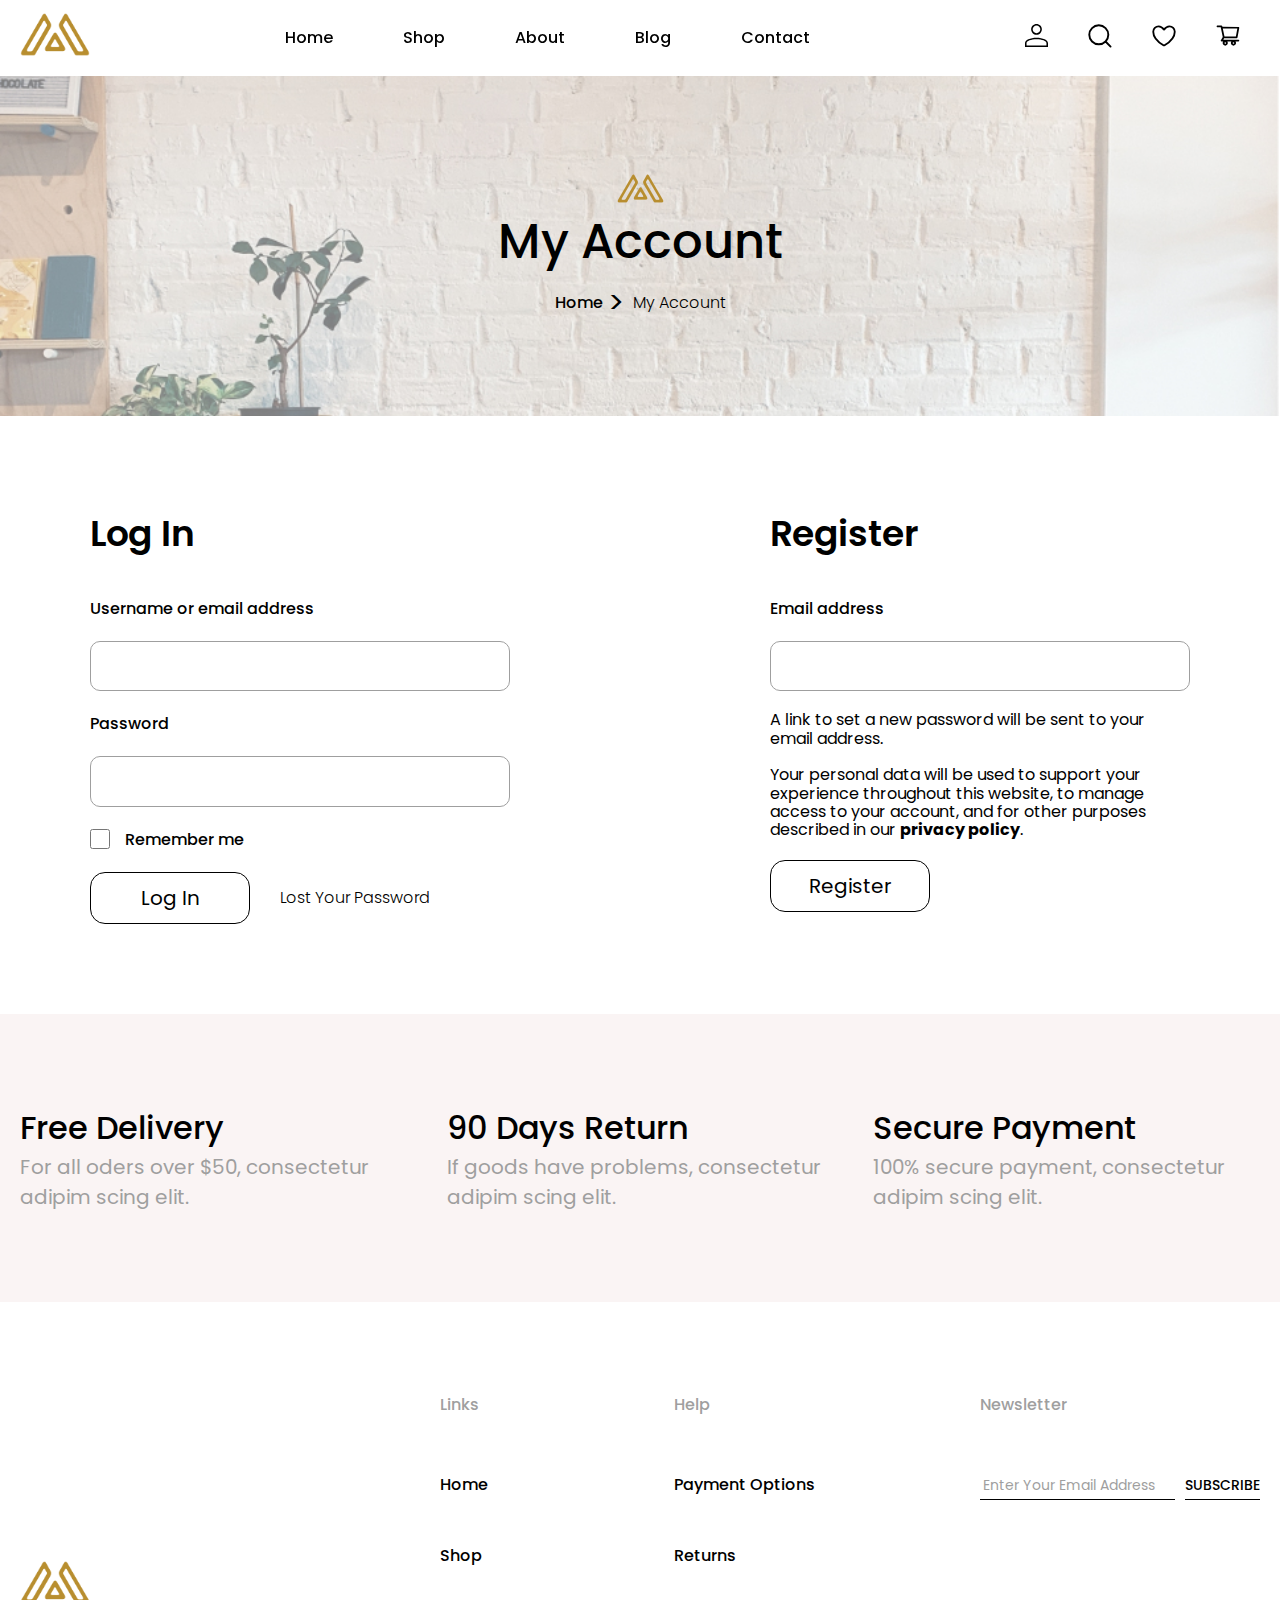
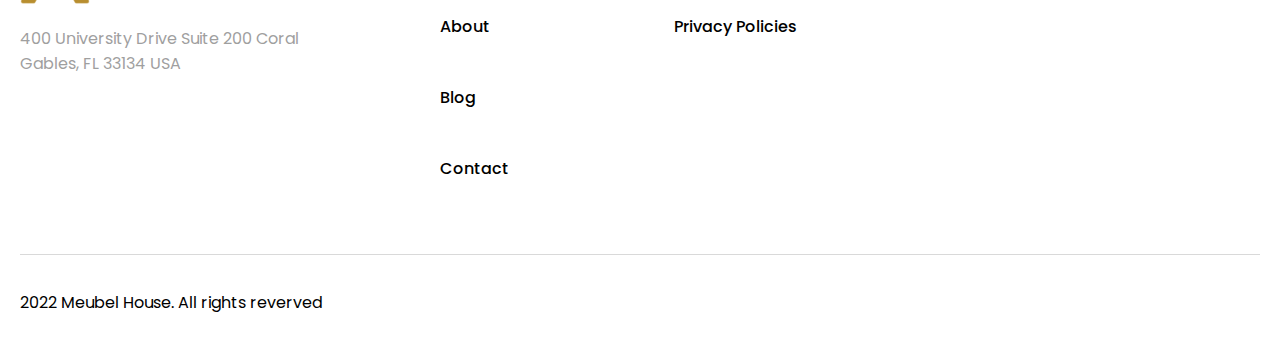
<file: docs/profile.html>
<!DOCTYPE html>
<html>

<head>
    <meta charset="UTF-8">
    <meta name="viewport" content="width=device-width, initial-scale=1.0">
    <title>Webshop</title>

    <link rel="shortcut icon" href="favicon.ico" type="image/x-icon">
    <link rel="stylesheet" href="https://cdn.jsdelivr.net/npm/swiper@10/swiper-bundle.min.css" />
    <link rel="stylesheet" href="css/options.css">
    <link rel="stylesheet" href="css/header-footer.css">
    <link rel="stylesheet" href="css/common.css">

    <link rel="stylesheet" href="css/main.css">

    <link rel="stylesheet" href="css/shop.css">

    <link rel="stylesheet" href="css/product.css">

    <link rel="stylesheet" href="css/profile.css">

    <link rel="stylesheet" href="css/checkout.css">

    <link rel="stylesheet" href="css/cart.css">

    <link rel="stylesheet" href="css/contact.css">

    <link rel="stylesheet" href="css/blog.css">

    <link rel="stylesheet" href="css/about.css">

    <link rel="stylesheet" href="css/post.css">

    <script defer src="https://cdn.jsdelivr.net/npm/swiper@10/swiper-bundle.min.js"></script>
    <script defer src="js/StickySidebar.js"></script>
    <script defer src="js/cart.js"></script>
    <script defer src="js/wishlist.js"></script>
    <script defer src="js/main.js"></script>
</head>

<body>
    <div class="page">
        <header class="header">
            <div class="container">
                <div class="header-inner">
                    <div class="header-inner__logo">
                        <a href="/index.html">
                            <img src="img/logo.png" alt="">
                        </a>
                    </div>
                    <nav class="header-inner__nav header-nav">
                        <ul class="menu menu-pages">
                            <li class="menu-item">
                                <a href="/index.html">Home</a>
                            </li>
                            <li class="menu-item">
                                <a href="/shop.html">Shop</a>
                            </li>
                            <li class="menu-item">
                                <a href="/about.html">About</a>
                            </li>
                            <li class="menu-item">
                                <a href="/blog.html">Blog</a>
                            </li>
                            <li class="menu-item">
                                <a href="/contact.html">Contact</a>
                            </li>
                        </ul>
                    </nav>
                    <div class="header-inner__nav header-nav">
                        <ul class="menu menu-icons">
                            <li class="menu-item">
                                <a href="#profile">
                                    <img src="./img/account.svg" alt="">
                                </a>
                            </li>
                            <li class="menu-item">
                                <a href="#search">
                                    <img src="./img/search.svg" alt="">
                                </a>
                            </li>
                            <li class="menu-item">
                                <a href="#favorite">
                                    <div class="wish menu-item-count"></div>
                                    <img src="./img/favorite.svg" alt="">
                                </a>
                            </li>
                            <li class="menu-item">
                                <a href="#cart">
                                    <div class="count menu-item-count"></div>
                                    <img src="./img/cart.svg" alt="">
                                </a>
                            </li>
                        </ul>
                    </div>
                    <nav class="header-inner__nav mobile-nav">
                        <ul class="menu menu-icons">
                            <li class="menu-item">
                                <a href="#menu">
                                    <img src="./img/menu.svg" alt="">
                                </a>
                            </li>
                            <li class="menu-item">
                                <a href="#profile">
                                    <img src="./img/account.svg" alt="">
                                </a>
                            </li>
                            <li class="menu-item">
                                <a href="#search">
                                    <img src="./img/search.svg" alt="">
                                </a>
                            </li>
                            <li class="menu-item">
                                <a href="#favorite">
                                    <div class="wish menu-item-count"></div>
                                    <img src="./img/favorite.svg" alt="">
                                </a>
                            </li>
                            <li class="menu-item">
                                <a href="#cart">
                                    <div class="count menu-item-count"></div>
                                    <img src="./img/cart.svg" alt="">
                                </a>
                            </li>
                        </ul>
                    </nav>
                    <div class="header-inner__toolbar toolbar">
                        <div class="toolbar-wrapper">
                            <div class="toolbar-inner">
                                <button class="toolbar-close">
                                    <img src="img/close-toolbar.svg" alt="">
                                </button>
                                <div class="toolbar-section" data-id="#menu">
                                    <h2 class="toolbar-section__heading">
                                        Menu
                                    </h2>
                                    <div class="toolbar-section__inner">
                                        <nav class="toolbar-section__nav">
                                            <ul class="menu menu-pages">
                                                <li class="menu-item">
                                                    <a href="/index.html">Home</a>
                                                </li>
                                                <li class="menu-item">
                                                    <a href="/shop.html">Shop</a>
                                                </li>
                                                <li class="menu-item">
                                                    <a href="/about.html">About</a>
                                                </li>
                                                <li class="menu-item">
                                                    <a href="/blog.html">Blog</a>
                                                </li>
                                                <li class="menu-item">
                                                    <a href="/contact.html">Contact</a>
                                                </li>
                                            </ul>
                                        </nav>
                                    </div>
                                </div>
                                <div class="toolbar-section" data-id="#profile">
                                    <h2 class="toolbar-section__heading">
                                        Profile
                                    </h2>
                                    <div class="toolbar-section__inner">
                                        <div class="toolbar-section__profile toolbar-profile">
                                            <div class="toolbar-profile__button-wrapper">
                                                <a href="/profile.html" class="toolbar-profile__button">
                                                    Go to profile
                                                </a>
                                            </div>
                                        </div>
                                    </div>
                                </div>
                                <div class="toolbar-section" data-id="#search">
                                    <h2 class="toolbar-section__heading">
                                        Search
                                    </h2>
                                </div>
                                <div class="toolbar-section" data-id="#favorite">
                                    <h2 class="toolbar-section__heading">
                                        Wishlist
                                    </h2>
                                    <div class="toolbar-section__inner">
                                        <div class="toolbar-section__wishlist toolbar-wishlist">
                                            <ul class="toolbar-wishlist__list" data-empty="Your wishlist is empty.">
                                            </ul>
                                        </div>
                                    </div>
                                </div>
                                <div class="toolbar-section" data-id="#cart">
                                    <h2 class="toolbar-section__heading">
                                        Shopping Cart
                                    </h2>
                                    <div class="toolbar-section__inner">
                                        <div class="toolbar-section__cart toolbar-cart">
                                            <ul class="toolbar-cart__list" data-empty="Your cart is empty.">
                                            </ul>
                                            <div class="toolbar-cart__bottom">
                                                <div class="toolbar-cart__total">
                                                    <span>Total</span>
                                                    <span class="total">Rs. 0</span>
                                                </div>
                                                <div class="toolbar-cart__buttons">
                                                    <div class="toolbar-cart__button-wrapper">
                                                        <a href="/cart.html" class="toolbar-cart__button">
                                                            View Cart
                                                        </a>
                                                    </div>
                                                    <div class="toolbar-cart__button-wrapper">
                                                        <a href="/checkout.html" class="toolbar-cart__button">
                                                            Checkout
                                                        </a>
                                                    </div>
                                                </div>
                                            </div>
                                        </div>
                                    </div>
                                </div>
                            </div>
                        </div>
                    </div>
                </div>
            </div>
        </header>
        <main class="main">
            <section class="banner">
                <div class="banner-wrapper">
                    <div class="banner-bg ibg">
                        <img src="img/banner/item1.jpg" alt="">
                    </div>
                    <div class="container">
                        <div class="banner-inner">
                            <div class="banner-inner__logo">
                                <img src="img/logo.png" alt="">
                            </div>
                            <h1 class="banner-inner__title">
                                My Account
                            </h1>
                            <div class="banner-inner__breadcrumbs banner-breadcrumbs">
                                <a href="/index.html">Home</a> <span>My Account</span>
                            </div>
                        </div>
                    </div>
                </div>
            </section>
            <section class="auth">
                <div class="auth-wrapper">
                    <div class="container">
                        <div class="auth-inner">
                            <form action="#" method="post" class="auth-inner__form auth-form">
                                <h3 class="auth-form__title">
                                    Log In
                                </h3>
                                <div class="row">
                                    <div class="block">
                                        <label for="login">Username or email address</label>
                                        <input type="text" id="login" name="login">
                                    </div>
                                </div>
                                <div class="row">
                                    <div class="block">
                                        <label for="password">Password</label>
                                        <input type="password" id="password" name="password">
                                    </div>
                                </div>
                                <div class="row">
                                    <div class="block block-row">
                                        <input type="checkbox" id="remember" name="remember">
                                        <label for="remember">Remember me</label>
                                    </div>
                                </div>
                                <div class="row">
                                    <div class="block block-row">
                                        <button type="submit">Log In</button>
                                        <a href="#">Lost Your Password</a>
                                    </div>
                                </div>
                            </form>
                            <form action="#" method="post" class="auth-inner__form auth-form">
                                <h3 class="auth-form__title">
                                    Register
                                </h3>
                                <div class="row">
                                    <div class="block">
                                        <label for="register">Email address</label>
                                        <input type="text" id="register" name="register">
                                    </div>
                                </div>
                                <div class="row">
                                    <div class="block">
                                        <p>A link to set a new password will be sent to your email address.</p>
                                        <p>Your personal data will be used to support your experience throughout this website, to manage access to your account, and for other purposes described in our <b>privacy policy</b>.</p>
                                    </div>
                                </div>
                                <div class="row">
                                    <div class="block">
                                        <button type="submit">Register</button>
                                    </div>
                                </div>
                            </form>
                        </div>
                    </div>
                </div>
            </section>
            <section class="charge">
                <div class="charge-wrapper">
                    <div class="container">
                        <div class="charge-inner">
                            <ul class="charge-inner__list charge-list">
                                <li class="charge-list__item charge-item">
                                    <h3 class="charge-item__heading">
                                        Free Delivery
                                    </h3>
                                    <div class="charge-item__text">
                                        <p>For all oders over $50, consectetur adipim scing elit.</p>
                                    </div>
                                </li>
                                <li class="charge-list__item charge-item">
                                    <h3 class="charge-item__heading">
                                        90 Days Return
                                    </h3>
                                    <div class="charge-item__text">
                                        <p>If goods have problems, consectetur adipim scing elit.</p>
                                    </div>
                                </li>
                                <li class="charge-list__item charge-item">
                                    <h3 class="charge-item__heading">
                                        Secure Payment
                                    </h3>
                                    <div class="charge-item__text">
                                        <p>100% secure payment, consectetur adipim scing elit.</p>
                                    </div>
                                </li>
                            </ul>
                        </div>
                    </div>
                </div>
            </section>
        </main>
        <footer class="footer">
            <div class="footer-wrapper">
                <div class="container">
                    <div class="footer-inner">
                        <div class="footer-inner__bar">
                            <div class="footer-inner__address">
                                <a href="/index.html" class="logo">
                                    <img src="img/logo.png" alt="">
                                </a>
                                <p>400 University Drive Suite 200 Coral Gables, FL 33134 USA</p>
                            </div>
                            <div class="footer-inner__columns">
                                <div class="footer-inner__column footer-column">
                                    <h4 class="footer-column__heading">
                                        Links
                                    </h4>
                                    <ul class="footer-column__list footer-list">
                                        <li class="footer-list__item">
                                            <a href="/index.html">Home</a>
                                        </li>
                                        <li class="footer-list__item">
                                            <a href="/shop.html">Shop</a>
                                        </li>
                                        <li class="footer-list__item">
                                            <a href="/about.html">About</a>
                                        </li>
                                        <li class="footer-list__item">
                                            <a href="/blog.html">Blog</a>
                                        </li>
                                        <li class="footer-list__item">
                                            <a href="/contact.html">Contact</a>
                                        </li>
                                    </ul>
                                </div>
                                <div class="footer-inner__column footer-column">
                                    <h4 class="footer-column__heading">
                                        Help
                                    </h4>
                                    <ul class="footer-column__list footer-list">
                                        <li class="footer-list__item">
                                            <a href="#">Payment Options</a>
                                        </li>
                                        <li class="footer-list__item">
                                            <a href="#">Returns</a>
                                        </li>
                                        <li class="footer-list__item">
                                            <a href="#">Privacy Policies</a>
                                        </li>
                                    </ul>
                                </div>
                                <div class="footer-inner__column footer-column">
                                    <h4 class="footer-column__heading">
                                        Newsletter
                                    </h4>
                                    <form class="footer-column__form footer-form" action="#" method="post">
                                        <div class="footer-form__row">
                                            <input type="email" name="email" placeholder="Enter Your Email Address" id="footer-form__email">
                                            <input type="submit" value="SUBSCRIBE">
                                        </div>
                                    </form>
                                </div>
                            </div>
                        </div>
                        <div class="footer-inner__copyright">
                            <p>2022 Meubel House. All rights reverved</p>
                        </div>
                    </div>
                </div>
            </div>
        </footer>
    </div>
</body>

</html>
</file>
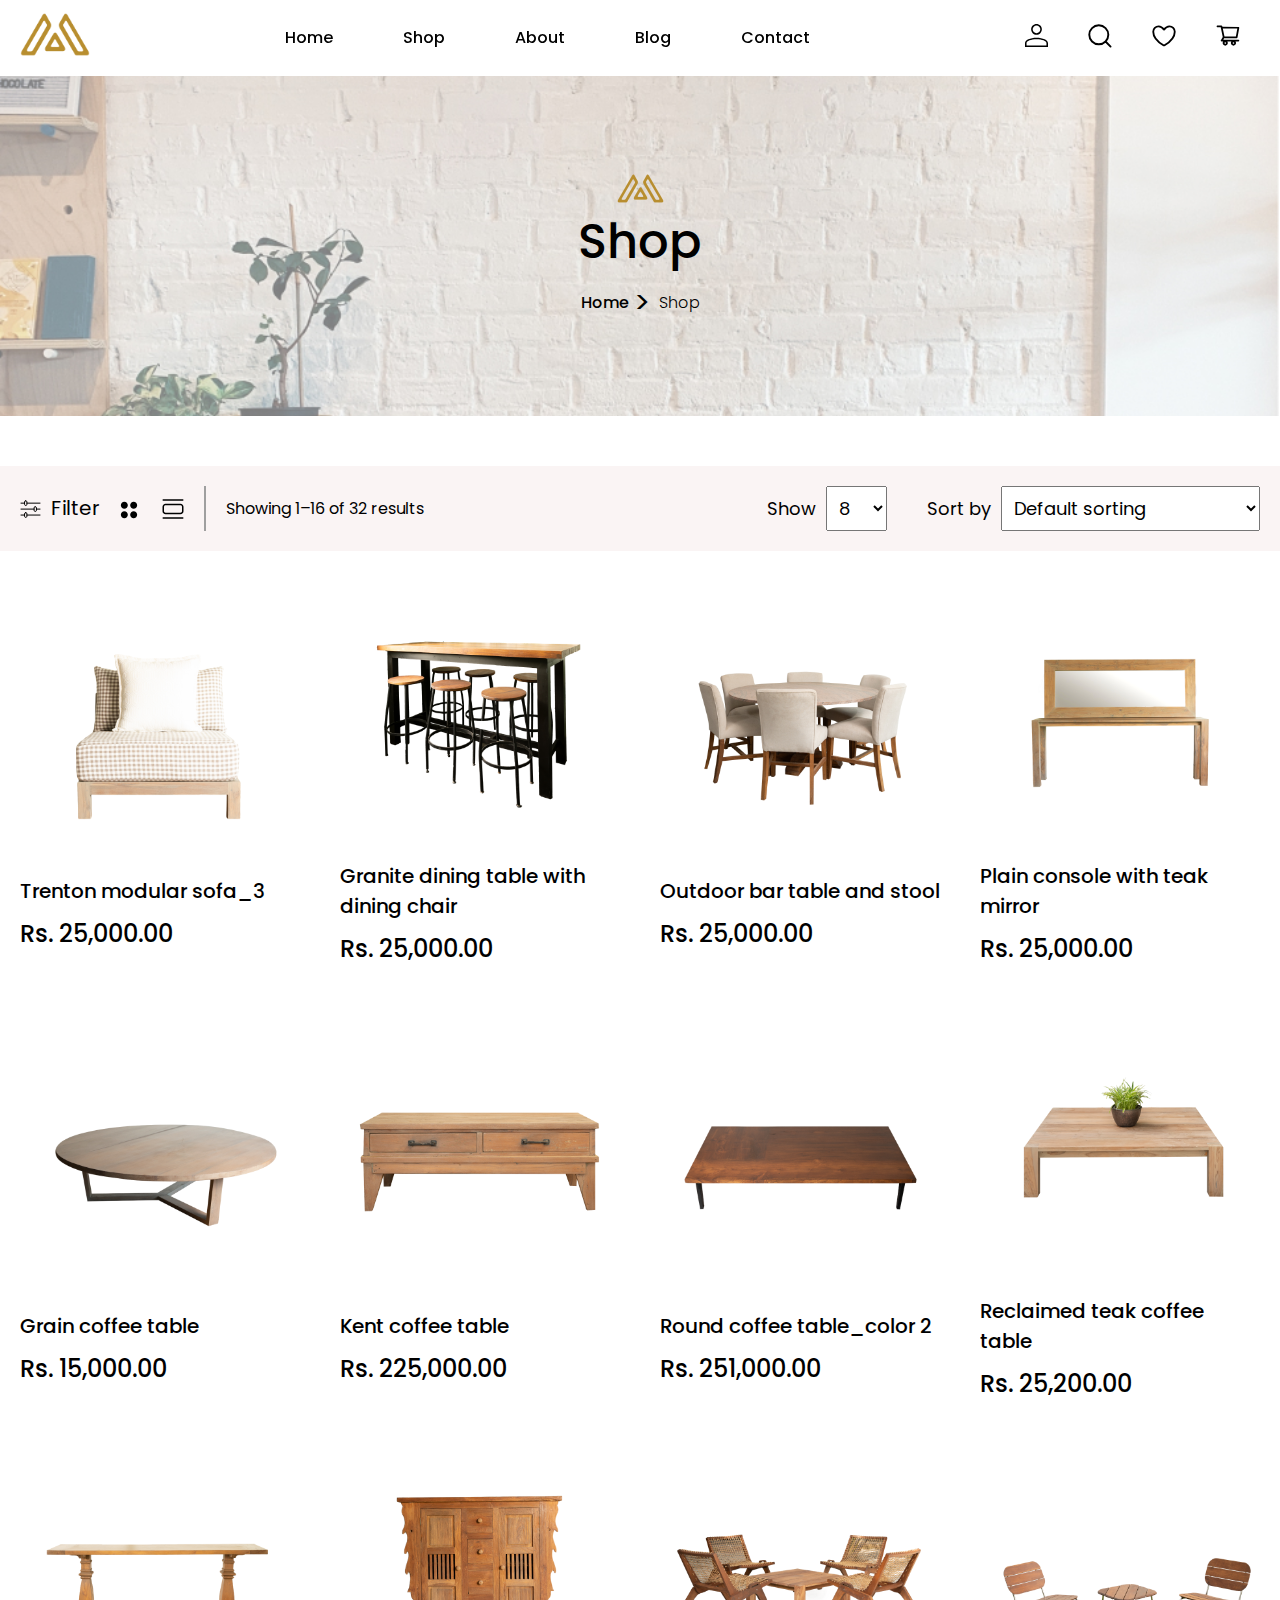
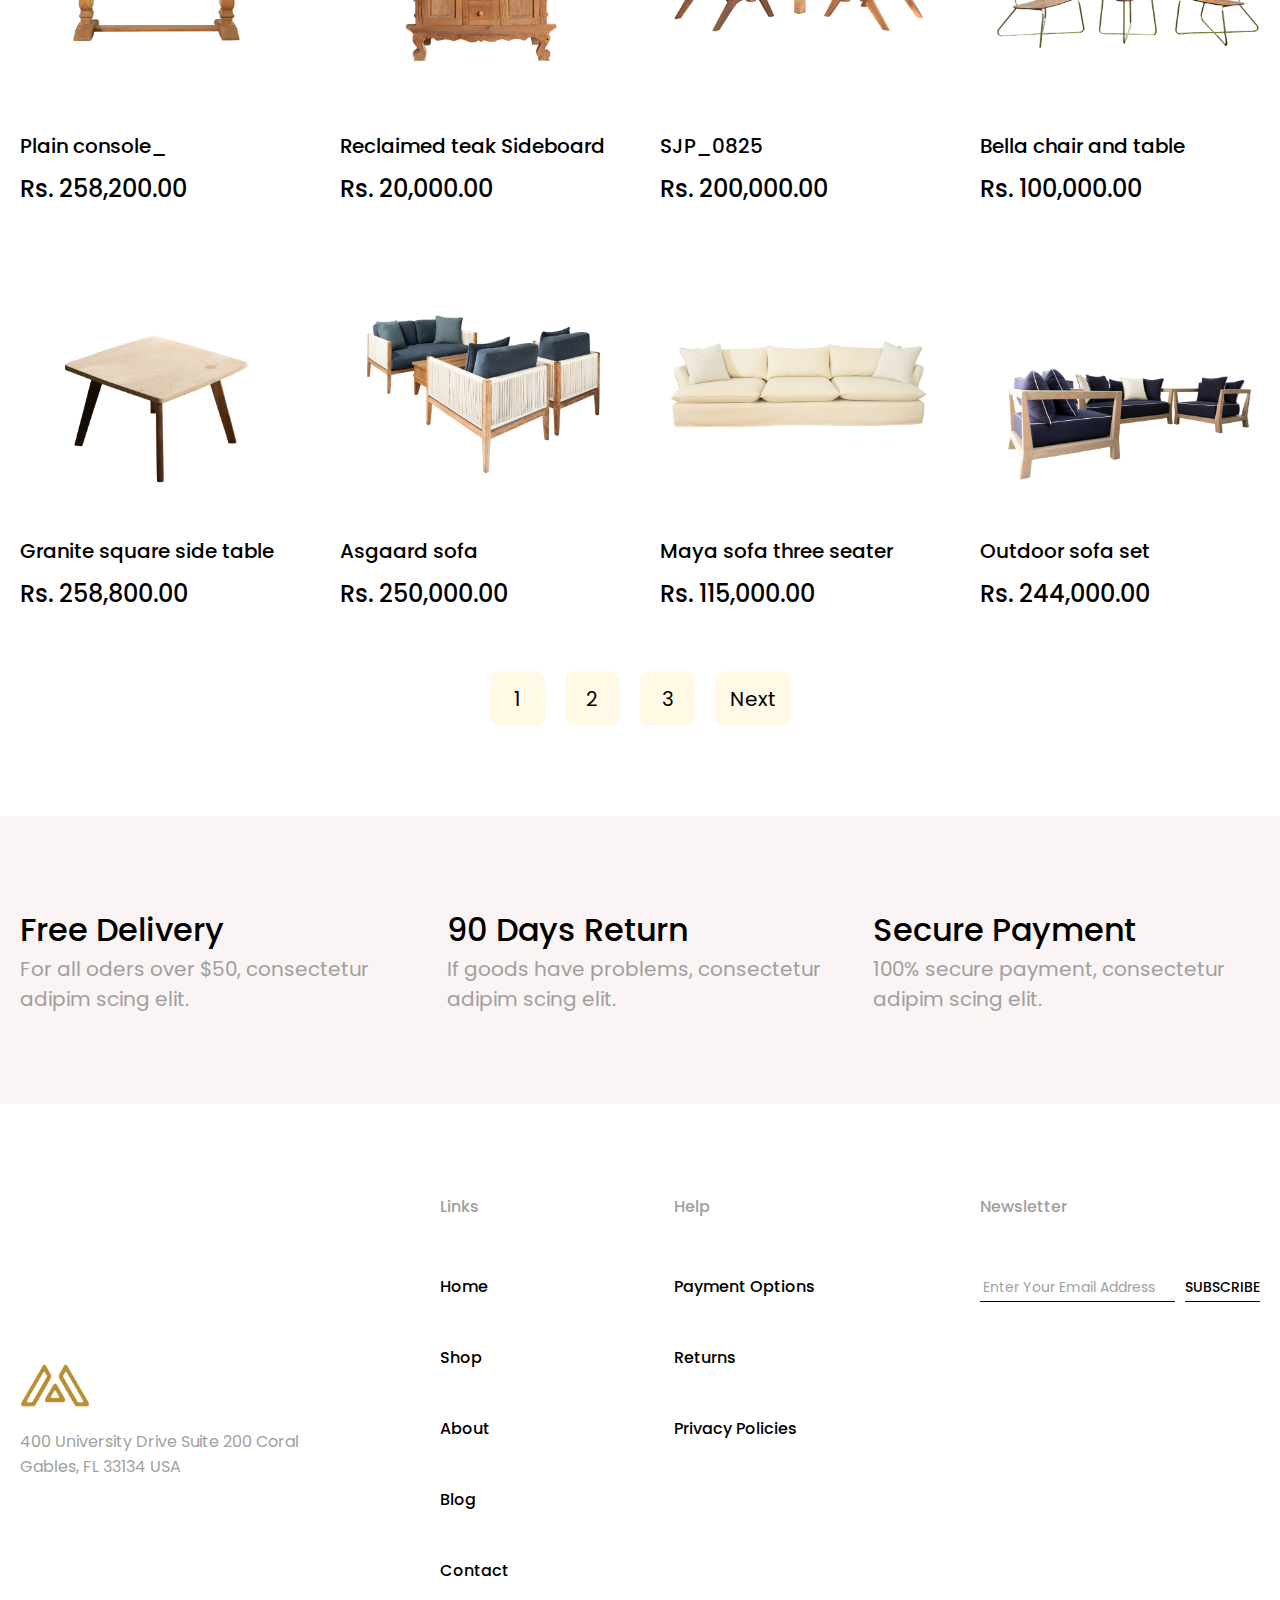
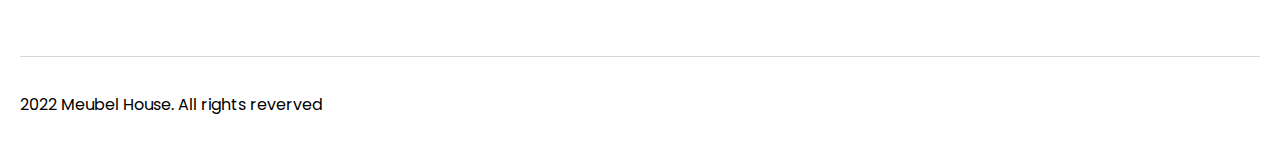
<file: docs/shop.html>
<!DOCTYPE html>
<html>

<head>
    <meta charset="UTF-8">
    <meta name="viewport" content="width=device-width, initial-scale=1.0">
    <title>Webshop</title>

    <link rel="shortcut icon" href="favicon.ico" type="image/x-icon">
    <link rel="stylesheet" href="https://cdn.jsdelivr.net/npm/swiper@10/swiper-bundle.min.css" />
    <link rel="stylesheet" href="css/options.css">
    <link rel="stylesheet" href="css/header-footer.css">
    <link rel="stylesheet" href="css/common.css">

    <link rel="stylesheet" href="css/main.css">

    <link rel="stylesheet" href="css/shop.css">

    <link rel="stylesheet" href="css/product.css">

    <link rel="stylesheet" href="css/profile.css">

    <link rel="stylesheet" href="css/checkout.css">

    <link rel="stylesheet" href="css/cart.css">

    <link rel="stylesheet" href="css/contact.css">

    <link rel="stylesheet" href="css/blog.css">

    <link rel="stylesheet" href="css/about.css">

    <link rel="stylesheet" href="css/post.css">

    <script defer src="https://cdn.jsdelivr.net/npm/swiper@10/swiper-bundle.min.js"></script>
    <script defer src="js/StickySidebar.js"></script>
    <script defer src="js/cart.js"></script>
    <script defer src="js/wishlist.js"></script>
    <script defer src="js/main.js"></script>
</head>

<body>
    <div class="page">
        <header class="header">
            <div class="container">
                <div class="header-inner">
                    <div class="header-inner__logo">
                        <a href="/index.html">
                            <img src="img/logo.png" alt="">
                        </a>
                    </div>
                    <nav class="header-inner__nav header-nav">
                        <ul class="menu menu-pages">
                            <li class="menu-item">
                                <a href="/index.html">Home</a>
                            </li>
                            <li class="menu-item">
                                <a href="/shop.html">Shop</a>
                            </li>
                            <li class="menu-item">
                                <a href="/about.html">About</a>
                            </li>
                            <li class="menu-item">
                                <a href="/blog.html">Blog</a>
                            </li>
                            <li class="menu-item">
                                <a href="/contact.html">Contact</a>
                            </li>
                        </ul>
                    </nav>
                    <div class="header-inner__nav header-nav">
                        <ul class="menu menu-icons">
                            <li class="menu-item">
                                <a href="#profile">
                                    <img src="./img/account.svg" alt="">
                                </a>
                            </li>
                            <li class="menu-item">
                                <a href="#search">
                                    <img src="./img/search.svg" alt="">
                                </a>
                            </li>
                            <li class="menu-item">
                                <a href="#favorite">
                                    <div class="wish menu-item-count"></div>
                                    <img src="./img/favorite.svg" alt="">
                                </a>
                            </li>
                            <li class="menu-item">
                                <a href="#cart">
                                    <div class="count menu-item-count"></div>
                                    <img src="./img/cart.svg" alt="">
                                </a>
                            </li>
                        </ul>
                    </div>
                    <nav class="header-inner__nav mobile-nav">
                        <ul class="menu menu-icons">
                            <li class="menu-item">
                                <a href="#menu">
                                    <img src="./img/menu.svg" alt="">
                                </a>
                            </li>
                            <li class="menu-item">
                                <a href="#profile">
                                    <img src="./img/account.svg" alt="">
                                </a>
                            </li>
                            <li class="menu-item">
                                <a href="#search">
                                    <img src="./img/search.svg" alt="">
                                </a>
                            </li>
                            <li class="menu-item">
                                <a href="#favorite">
                                    <div class="wish menu-item-count"></div>
                                    <img src="./img/favorite.svg" alt="">
                                </a>
                            </li>
                            <li class="menu-item">
                                <a href="#cart">
                                    <div class="count menu-item-count"></div>
                                    <img src="./img/cart.svg" alt="">
                                </a>
                            </li>
                        </ul>
                    </nav>
                    <div class="header-inner__toolbar toolbar">
                        <div class="toolbar-wrapper">
                            <div class="toolbar-inner">
                                <button class="toolbar-close">
                                    <img src="img/close-toolbar.svg" alt="">
                                </button>
                                <div class="toolbar-section" data-id="#menu">
                                    <h2 class="toolbar-section__heading">
                                        Menu
                                    </h2>
                                    <div class="toolbar-section__inner">
                                        <nav class="toolbar-section__nav">
                                            <ul class="menu menu-pages">
                                                <li class="menu-item">
                                                    <a href="/index.html">Home</a>
                                                </li>
                                                <li class="menu-item">
                                                    <a href="/shop.html">Shop</a>
                                                </li>
                                                <li class="menu-item">
                                                    <a href="/about.html">About</a>
                                                </li>
                                                <li class="menu-item">
                                                    <a href="/blog.html">Blog</a>
                                                </li>
                                                <li class="menu-item">
                                                    <a href="/contact.html">Contact</a>
                                                </li>
                                            </ul>
                                        </nav>
                                    </div>
                                </div>
                                <div class="toolbar-section" data-id="#profile">
                                    <h2 class="toolbar-section__heading">
                                        Profile
                                    </h2>
                                    <div class="toolbar-section__inner">
                                        <div class="toolbar-section__profile toolbar-profile">
                                            <div class="toolbar-profile__button-wrapper">
                                                <a href="/profile.html" class="toolbar-profile__button">
                                                    Go to profile
                                                </a>
                                            </div>
                                        </div>
                                    </div>
                                </div>
                                <div class="toolbar-section" data-id="#search">
                                    <h2 class="toolbar-section__heading">
                                        Search
                                    </h2>
                                </div>
                                <div class="toolbar-section" data-id="#favorite">
                                    <h2 class="toolbar-section__heading">
                                        Wishlist
                                    </h2>
                                    <div class="toolbar-section__inner">
                                        <div class="toolbar-section__wishlist toolbar-wishlist">
                                            <ul class="toolbar-wishlist__list" data-empty="Your wishlist is empty.">
                                            </ul>
                                        </div>
                                    </div>
                                </div>
                                <div class="toolbar-section" data-id="#cart">
                                    <h2 class="toolbar-section__heading">
                                        Shopping Cart
                                    </h2>
                                    <div class="toolbar-section__inner">
                                        <div class="toolbar-section__cart toolbar-cart">
                                            <ul class="toolbar-cart__list" data-empty="Your cart is empty.">
                                            </ul>
                                            <div class="toolbar-cart__bottom">
                                                <div class="toolbar-cart__total">
                                                    <span>Total</span>
                                                    <span class="total">Rs. 0</span>
                                                </div>
                                                <div class="toolbar-cart__buttons">
                                                    <div class="toolbar-cart__button-wrapper">
                                                        <a href="/cart.html" class="toolbar-cart__button">
                                                            View Cart
                                                        </a>
                                                    </div>
                                                    <div class="toolbar-cart__button-wrapper">
                                                        <a href="/checkout.html" class="toolbar-cart__button">
                                                            Checkout
                                                        </a>
                                                    </div>
                                                </div>
                                            </div>
                                        </div>
                                    </div>
                                </div>
                            </div>
                        </div>
                    </div>
                </div>
            </div>
        </header>
        <main class="main">
            <section class="banner">
                <div class="banner-wrapper">
                    <div class="banner-bg ibg">
                        <img src="img/banner/item1.jpg" alt="">
                    </div>
                    <div class="container">
                        <div class="banner-inner">
                            <div class="banner-inner__logo">
                                <img src="img/logo.png" alt="">
                            </div>
                            <h1 class="banner-inner__title">
                                Shop
                            </h1>
                            <div class="banner-inner__breadcrumbs banner-breadcrumbs">
                                <a href="/index.html">Home</a> <span>Shop</span>
                            </div>
                        </div>
                    </div>
                </div>
            </section>
            <section class="products">
                <div class="products-wrapper">
                    <div class="products-inner">
                        <div class="products-inner__tab products-tab">
                            <div class="products-tab__toolbar products-toolbar">
                                <div class="products-toolbar__wrapper">
                                    <div class="products-toolbar__inner">
                                        <button class="products-toolbar__close">
                                            <img src="img/close.svg" alt="">
                                        </button>
                                        <h2 class="products-toolbar__heading">
                                            Filter
                                        </h2>
                                        <div class="products-toolbar__section">
                                            <div class="products-toolbar__categories">
                                                <h3 class="products-toolbar__categories-title products-toolbar__title">
                                                    Product Categories
                                                </h3>
                                                <ul class="products-toolbar__categories-list">
                                                    <li class="products-toolbar__categories-item">
                                                        <a href="#">Accessories</a><span>(31)</span>
                                                    </li>
                                                    <li class="products-toolbar__categories-item">
                                                        <a href="#">Chairs</a><span>(8)</span>
                                                    </li>
                                                    <li class="products-toolbar__categories-item">
                                                        <a href="#">Coffee Table</a><span>(5)</span>
                                                    </li>
                                                    <li class="products-toolbar__categories-item">
                                                        <a href="#">Console</a><span>(3)</span>
                                                    </li>
                                                    <li class="products-toolbar__categories-item">
                                                        <a href="#">Dining</a><span>(4)</span>
                                                    </li>
                                                    <li class="products-toolbar__categories-item">
                                                        <a href="#">Display Racks</a><span>(8)</span>
                                                    </li>
                                                    <li class="products-toolbar__categories-item">
                                                        <a href="#">Indoor</a><span>(3)</span>
                                                    </li>
                                                    <li class="products-toolbar__categories-item">
                                                        <a href="#">Lamp</a><span>(1)</span>
                                                    </li>
                                                    <li class="products-toolbar__categories-item">
                                                        <a href="#">Mirror</a><span>(5)</span>
                                                    </li>
                                                    <li class="products-toolbar__categories-item">
                                                        <a href="#">OutDoor</a><span>(8)</span>
                                                    </li>
                                                    <li class="products-toolbar__categories-item">
                                                        <a href="#">Side table</a><span>(2)</span>
                                                    </li>
                                                    <li class="products-toolbar__categories-item">
                                                        <a href="#">Sofas</a><span>(18)</span>
                                                    </li>
                                                </ul>
                                            </div>
                                            <div class="products-toolbar__price">
                                                <h3 class="products-toolbar__price-title products-toolbar__title">
                                                    Price
                                                </h3>
                                                <div class="products-toolbar__slider">
                                                    <div class="range-slider">
                                                        <span class="slider-track"></span>
                                                        <input type="range" name="min_val" class="min-val" min="2" max="90" value="2">
                                                        <input type="range" name="max_val" class="max-val" min="2" max="90" value="90">
                                                    </div>
                                                    <div class="input-box">
                                                        <div class="min-box">
                                                            <div class="input-wrap">
                                                                <span class="input-addon">$</span>
                                                                <input type="number" name="min_input" class="input-field min-input">
                                                            </div>
                                                        </div>
                                                        <div class="max-box">
                                                            <div class="input-wrap">
                                                                <span class="input-addon">$</span>
                                                                <input type="number" name="max_input" class="input-field max-input">
                                                            </div>
                                                        </div>
                                                    </div>
                                                </div>
                                            </div>
                                        </div>
                                    </div>
                                </div>
                            </div>
                            <div class="container">
                                <div class="products-tab__tools products-tools">
                                    <div class="products-tools__inner">
                                        <div class="products-tools__left">
                                            <div class="products-tools__filter">
                                                <button>
                                                    <img src="img/filter.svg" alt="">
                                                    Filter
                                                </button>
                                            </div>
                                            <div class="products-tools__grid">
                                                <button class="grid">
                                                    <img src="img/grid.svg" alt="">
                                                </button>
                                                <button class="list">
                                                    <img src="img/list.svg" alt="">
                                                </button>
                                            </div>
                                            <div class="products-tools__count">
                                                <span>Showing 1–16 of 32 results</span>
                                            </div>
                                        </div>
                                        <form action="#" method="get" class="products-tools__form products-form">
                                            <div class="products-form__row">
                                                <label for="products-form__show">
                                                    Show
                                                </label>
                                                <select name="show" id="products-form__show">
                                                    <option value="#">8</option>
                                                    <option value="#">12</option>
                                                    <option value="#">16</option>
                                                    <option value="#">20</option>
                                                    <option value="#">24</option>
                                                </select>
                                            </div>
                                            <div class="products-form__row">
                                                <label for="products-form__sort">
                                                    Sort by
                                                </label>
                                                <select name="sort" id="products-form__sort">
                                                    <option value="default" selected>Default sorting</option>
                                                    <option value="popularity">Sort by popularity</option>
                                                    <option value="latest">Sort by latest</option>
                                                    <option value="price-asc">Sort by price: low to high</option>
                                                    <option value="price-desc">Sort by price: high to low</option>
                                                </select>
                                            </div>
                                        </form>
                                    </div>
                                </div>
                            </div>
                        </div>
                        <div class="container">
                            <ul class="products-inner__list products-list">
                                <li class="products-list__item products-item">
                                    <form action="#" method="post" class="products-item__wrapper">
                                        <button class="products-item__favorite" data-role="wishlist">
                                            <svg viewBox="0 0 26 23" fill="none" xmlns="http://www.w3.org/2000/svg">
                                                <path d="M6.83333 1C3.61217 1 1 3.58533 1 6.775C1 9.34983 2.02083 15.4608 12.0693 21.6383C12.2493 21.7479 12.456 21.8058 12.6667 21.8058C12.8774 21.8058 13.084 21.7479 13.264 21.6383C23.3125 15.4608 24.3333 9.34983 24.3333 6.775C24.3333 3.58533 21.7212 1 18.5 1C15.2788 1 12.6667 4.5 12.6667 4.5C12.6667 4.5 10.0545 1 6.83333 1Z" stroke="#FF0000" stroke-width="2" stroke-linecap="round" stroke-linejoin="round"></path>
                                            </svg>
                                        </button>
                                        <div class="products-item__image">
                                            <a href="/product.html">
                                                <img src="img/products/product1.png" alt="">
                                                <input type="text" name="image" value="img/products/product1.png" hidden>
                                            </a>
                                        </div>
                                        <div class="products-item__content">
                                            <h2 class="products-item__heading">
                                                <a href="/product.html">
                                                    Trenton modular sofa_3
                                                    <input type="text" name="heading" value="Trenton modular sofa_3" hidden>
                                                </a>
                                            </h2>
                                            <div class="products-item__text">
                                                <p>
                                                    Lorem ipsum dolor sit amet consectetur adipisicing elit. Hic voluptate laboriosam porro repudiandae itaque, suscipit, quam provident accusantium nisi harum aspernatur iste at, ipsum corporis sapiente dicta. Necessitatibus, nihil et?
                                                </p>
                                            </div>
                                            <div class="products-item__price">
                                                Rs. 25,000.00
                                                <input type="text" name="price" value="25,000.00" hidden>
                                            </div>
                                        </div>
                                    </form>
                                </li>
                                <li class="products-list__item products-item">
                                    <form action="#" method="post" class="products-item__wrapper">
                                        <button class="products-item__favorite" data-role="wishlist">
                                            <svg viewBox="0 0 26 23" fill="none" xmlns="http://www.w3.org/2000/svg">
                                                <path d="M6.83333 1C3.61217 1 1 3.58533 1 6.775C1 9.34983 2.02083 15.4608 12.0693 21.6383C12.2493 21.7479 12.456 21.8058 12.6667 21.8058C12.8774 21.8058 13.084 21.7479 13.264 21.6383C23.3125 15.4608 24.3333 9.34983 24.3333 6.775C24.3333 3.58533 21.7212 1 18.5 1C15.2788 1 12.6667 4.5 12.6667 4.5C12.6667 4.5 10.0545 1 6.83333 1Z" stroke="#FF0000" stroke-width="2" stroke-linecap="round" stroke-linejoin="round"></path>
                                            </svg>
                                        </button>
                                        <div class="products-item__image">
                                            <a href="/product.html">
                                                <img src="img/products/product2.png" alt="">
                                                <input type="text" name="image" value="img/products/product2.png" hidden>
                                            </a>
                                        </div>
                                        <div class="products-item__content">
                                            <h2 class="products-item__heading">
                                                <a href="/product.html">
                                                    Granite dining table with dining chair
                                                    <input type="text" name="heading" value="Granite dining table with dining chair" hidden>
                                                </a>
                                            </h2>
                                            <div class="products-item__text">
                                                <p>
                                                    Lorem ipsum dolor sit amet consectetur adipisicing elit. Hic voluptate laboriosam porro repudiandae itaque, suscipit, quam provident accusantium nisi harum aspernatur iste at, ipsum corporis sapiente dicta. Necessitatibus, nihil et?
                                                </p>
                                            </div>
                                            <div class="products-item__price">
                                                Rs. 25,000.00
                                                <input type="text" name="price" value="25,000.00" hidden>
                                            </div>
                                        </div>
                                    </form>
                                </li>
                                <li class="products-list__item products-item">
                                    <form action="#" method="post" class="products-item__wrapper">
                                        <button class="products-item__favorite" data-role="wishlist">
                                            <svg viewBox="0 0 26 23" fill="none" xmlns="http://www.w3.org/2000/svg">
                                                <path d="M6.83333 1C3.61217 1 1 3.58533 1 6.775C1 9.34983 2.02083 15.4608 12.0693 21.6383C12.2493 21.7479 12.456 21.8058 12.6667 21.8058C12.8774 21.8058 13.084 21.7479 13.264 21.6383C23.3125 15.4608 24.3333 9.34983 24.3333 6.775C24.3333 3.58533 21.7212 1 18.5 1C15.2788 1 12.6667 4.5 12.6667 4.5C12.6667 4.5 10.0545 1 6.83333 1Z" stroke="#FF0000" stroke-width="2" stroke-linecap="round" stroke-linejoin="round"></path>
                                            </svg>
                                        </button>
                                        <div class="products-item__image">
                                            <a href="/product.html">
                                                <img src="img/products/product3.png" alt="">
                                                <input type="text" name="image" value="img/products/product3.png" hidden>
                                            </a>
                                        </div>
                                        <div class="products-item__content">
                                            <h2 class="products-item__heading">
                                                <a href="/product.html">
                                                    Outdoor bar table and stool
                                                    <input type="text" name="heading" value="Outdoor bar table and stool" hidden>
                                                </a>
                                            </h2>
                                            <div class="products-item__text">
                                                <p>
                                                    Lorem ipsum dolor sit amet consectetur adipisicing elit. Hic voluptate laboriosam porro repudiandae itaque, suscipit, quam provident accusantium nisi harum aspernatur iste at, ipsum corporis sapiente dicta. Necessitatibus, nihil et?
                                                </p>
                                            </div>
                                            <div class="products-item__price">
                                                Rs. 25,000.00
                                                <input type="text" name="price" value="25,000.00" hidden>
                                            </div>
                                        </div>
                                    </form>
                                </li>
                                <li class="products-list__item products-item">
                                    <form action="#" method="post" class="products-item__wrapper">
                                        <button class="products-item__favorite" data-role="wishlist">
                                            <svg viewBox="0 0 26 23" fill="none" xmlns="http://www.w3.org/2000/svg">
                                                <path d="M6.83333 1C3.61217 1 1 3.58533 1 6.775C1 9.34983 2.02083 15.4608 12.0693 21.6383C12.2493 21.7479 12.456 21.8058 12.6667 21.8058C12.8774 21.8058 13.084 21.7479 13.264 21.6383C23.3125 15.4608 24.3333 9.34983 24.3333 6.775C24.3333 3.58533 21.7212 1 18.5 1C15.2788 1 12.6667 4.5 12.6667 4.5C12.6667 4.5 10.0545 1 6.83333 1Z" stroke="#FF0000" stroke-width="2" stroke-linecap="round" stroke-linejoin="round"></path>
                                            </svg>
                                        </button>
                                        <div class="products-item__image">
                                            <a href="/product.html">
                                                <img src="img/products/product4.png" alt="">
                                                <input type="text" name="image" value="img/products/product4.png" hidden>
                                            </a>
                                        </div>
                                        <div class="products-item__content">
                                            <h2 class="products-item__heading">
                                                <a href="/product.html">
                                                    Plain console with teak mirror
                                                    <input type="text" name="heading" value="Plain console with teak mirror" hidden>
                                                </a>
                                            </h2>
                                            <div class="products-item__text">
                                                <p>
                                                    Lorem ipsum dolor sit amet consectetur adipisicing elit. Hic voluptate laboriosam porro repudiandae itaque, suscipit, quam provident accusantium nisi harum aspernatur iste at, ipsum corporis sapiente dicta. Necessitatibus, nihil et?
                                                </p>
                                            </div>
                                            <div class="products-item__price">
                                                Rs. 25,000.00
                                                <input type="text" name="price" value="25,000.00" hidden>
                                            </div>
                                        </div>
                                    </form>
                                </li>
                                <li class="products-list__item products-item">
                                    <form action="#" method="post" class="products-item__wrapper">
                                        <button class="products-item__favorite" data-role="wishlist">
                                            <svg viewBox="0 0 26 23" fill="none" xmlns="http://www.w3.org/2000/svg">
                                                <path d="M6.83333 1C3.61217 1 1 3.58533 1 6.775C1 9.34983 2.02083 15.4608 12.0693 21.6383C12.2493 21.7479 12.456 21.8058 12.6667 21.8058C12.8774 21.8058 13.084 21.7479 13.264 21.6383C23.3125 15.4608 24.3333 9.34983 24.3333 6.775C24.3333 3.58533 21.7212 1 18.5 1C15.2788 1 12.6667 4.5 12.6667 4.5C12.6667 4.5 10.0545 1 6.83333 1Z" stroke="#FF0000" stroke-width="2" stroke-linecap="round" stroke-linejoin="round"></path>
                                            </svg>
                                        </button>
                                        <div class="products-item__image">
                                            <a href="/product.html">
                                                <img src="img/products/product5.png" alt="">
                                                <input type="text" name="image" value="img/products/product5.png" hidden>
                                            </a>
                                        </div>
                                        <div class="products-item__content">
                                            <h2 class="products-item__heading">
                                                <a href="/product.html">
                                                    Grain coffee table
                                                    <input type="text" name="heading" value="Grain coffee table" hidden>
                                                </a>
                                            </h2>
                                            <div class="products-item__text">
                                                <p>
                                                    Lorem ipsum dolor sit amet consectetur adipisicing elit. Hic voluptate laboriosam porro repudiandae itaque, suscipit, quam provident accusantium nisi harum aspernatur iste at, ipsum corporis sapiente dicta. Necessitatibus, nihil et?
                                                </p>
                                            </div>
                                            <div class="products-item__price">
                                                Rs. 15,000.00
                                                <input type="text" name="price" value="15,000.00" hidden>
                                            </div>
                                        </div>
                                    </form>
                                </li>
                                <li class="products-list__item products-item">
                                    <form action="#" method="post" class="products-item__wrapper">
                                        <button class="products-item__favorite" data-role="wishlist">
                                            <svg viewBox="0 0 26 23" fill="none" xmlns="http://www.w3.org/2000/svg">
                                                <path d="M6.83333 1C3.61217 1 1 3.58533 1 6.775C1 9.34983 2.02083 15.4608 12.0693 21.6383C12.2493 21.7479 12.456 21.8058 12.6667 21.8058C12.8774 21.8058 13.084 21.7479 13.264 21.6383C23.3125 15.4608 24.3333 9.34983 24.3333 6.775C24.3333 3.58533 21.7212 1 18.5 1C15.2788 1 12.6667 4.5 12.6667 4.5C12.6667 4.5 10.0545 1 6.83333 1Z" stroke="#FF0000" stroke-width="2" stroke-linecap="round" stroke-linejoin="round"></path>
                                            </svg>
                                        </button>
                                        <div class="products-item__image">
                                            <a href="/product.html">
                                                <img src="img/products/product6.png" alt="">
                                                <input type="text" name="image" value="img/products/product6.png" hidden>
                                            </a>
                                        </div>
                                        <div class="products-item__content">
                                            <h2 class="products-item__heading">
                                                <a href="/product.html">
                                                    Kent coffee table
                                                    <input type="text" name="heading" value="Kent coffee table" hidden>
                                                </a>
                                            </h2>
                                            <div class="products-item__text">
                                                <p>
                                                    Lorem ipsum dolor sit amet consectetur adipisicing elit. Hic voluptate laboriosam porro repudiandae itaque, suscipit, quam provident accusantium nisi harum aspernatur iste at, ipsum corporis sapiente dicta. Necessitatibus, nihil et?
                                                </p>
                                            </div>
                                            <div class="products-item__price">
                                                Rs. 225,000.00
                                                <input type="text" name="price" value="225,000.00" hidden>
                                            </div>
                                        </div>
                                    </form>
                                </li>
                                <li class="products-list__item products-item">
                                    <form action="#" method="post" class="products-item__wrapper">
                                        <button class="products-item__favorite" data-role="wishlist">
                                            <svg viewBox="0 0 26 23" fill="none" xmlns="http://www.w3.org/2000/svg">
                                                <path d="M6.83333 1C3.61217 1 1 3.58533 1 6.775C1 9.34983 2.02083 15.4608 12.0693 21.6383C12.2493 21.7479 12.456 21.8058 12.6667 21.8058C12.8774 21.8058 13.084 21.7479 13.264 21.6383C23.3125 15.4608 24.3333 9.34983 24.3333 6.775C24.3333 3.58533 21.7212 1 18.5 1C15.2788 1 12.6667 4.5 12.6667 4.5C12.6667 4.5 10.0545 1 6.83333 1Z" stroke="#FF0000" stroke-width="2" stroke-linecap="round" stroke-linejoin="round"></path>
                                            </svg>
                                        </button>
                                        <div class="products-item__image">
                                            <a href="/product.html">
                                                <img src="img/products/product7.png" alt="">
                                                <input type="text" name="image" value="img/products/product7.png" hidden>
                                            </a>
                                        </div>
                                        <div class="products-item__content">
                                            <h2 class="products-item__heading">
                                                <a href="/product.html">
                                                    Round coffee table_color 2
                                                    <input type="text" name="heading" value="Round coffee table_color 2" hidden>
                                                </a>
                                            </h2>
                                            <div class="products-item__text">
                                                <p>
                                                    Lorem ipsum dolor sit amet consectetur adipisicing elit. Hic voluptate laboriosam porro repudiandae itaque, suscipit, quam provident accusantium nisi harum aspernatur iste at, ipsum corporis sapiente dicta. Necessitatibus, nihil et?
                                                </p>
                                            </div>
                                            <div class="products-item__price">
                                                Rs. 251,000.00
                                                <input type="text" name="price" value="251,000.00" hidden>
                                            </div>
                                        </div>
                                    </form>
                                </li>
                                <li class="products-list__item products-item">
                                    <form action="#" method="post" class="products-item__wrapper">
                                        <button class="products-item__favorite" data-role="wishlist">
                                            <svg viewBox="0 0 26 23" fill="none" xmlns="http://www.w3.org/2000/svg">
                                                <path d="M6.83333 1C3.61217 1 1 3.58533 1 6.775C1 9.34983 2.02083 15.4608 12.0693 21.6383C12.2493 21.7479 12.456 21.8058 12.6667 21.8058C12.8774 21.8058 13.084 21.7479 13.264 21.6383C23.3125 15.4608 24.3333 9.34983 24.3333 6.775C24.3333 3.58533 21.7212 1 18.5 1C15.2788 1 12.6667 4.5 12.6667 4.5C12.6667 4.5 10.0545 1 6.83333 1Z" stroke="#FF0000" stroke-width="2" stroke-linecap="round" stroke-linejoin="round"></path>
                                            </svg>
                                        </button>
                                        <div class="products-item__image">
                                            <a href="/product.html">
                                                <img src="img/products/product8.png" alt="">
                                                <input type="text" name="image" value="img/products/product8.png" hidden>
                                            </a>
                                        </div>
                                        <div class="products-item__content">
                                            <h2 class="products-item__heading">
                                                <a href="/product.html">
                                                    Reclaimed teak coffee table
                                                    <input type="text" name="heading" value="Reclaimed teak coffee table" hidden>
                                                </a>
                                            </h2>
                                            <div class="products-item__text">
                                                <p>
                                                    Lorem ipsum dolor sit amet consectetur adipisicing elit. Hic voluptate laboriosam porro repudiandae itaque, suscipit, quam provident accusantium nisi harum aspernatur iste at, ipsum corporis sapiente dicta. Necessitatibus, nihil et?
                                                </p>
                                            </div>
                                            <div class="products-item__price">
                                                Rs. 25,200.00
                                                <input type="text" name="price" value="25,200.00" hidden>
                                            </div>
                                        </div>
                                    </form>
                                </li>
                                <li class="products-list__item products-item">
                                    <form action="#" method="post" class="products-item__wrapper">
                                        <button class="products-item__favorite" data-role="wishlist">
                                            <svg viewBox="0 0 26 23" fill="none" xmlns="http://www.w3.org/2000/svg">
                                                <path d="M6.83333 1C3.61217 1 1 3.58533 1 6.775C1 9.34983 2.02083 15.4608 12.0693 21.6383C12.2493 21.7479 12.456 21.8058 12.6667 21.8058C12.8774 21.8058 13.084 21.7479 13.264 21.6383C23.3125 15.4608 24.3333 9.34983 24.3333 6.775C24.3333 3.58533 21.7212 1 18.5 1C15.2788 1 12.6667 4.5 12.6667 4.5C12.6667 4.5 10.0545 1 6.83333 1Z" stroke="#FF0000" stroke-width="2" stroke-linecap="round" stroke-linejoin="round"></path>
                                            </svg>
                                        </button>
                                        <div class="products-item__image">
                                            <a href="/product.html">
                                                <img src="img/products/product9.png" alt="">
                                                <input type="text" name="image" value="img/products/product9.png" hidden>
                                            </a>
                                        </div>
                                        <div class="products-item__content">
                                            <h2 class="products-item__heading">
                                                <a href="/product.html">
                                                    Plain console_
                                                    <input type="text" name="heading" value="Plain console_" hidden>
                                                </a>
                                            </h2>
                                            <div class="products-item__text">
                                                <p>
                                                    Lorem ipsum dolor sit amet consectetur adipisicing elit. Hic voluptate laboriosam porro repudiandae itaque, suscipit, quam provident accusantium nisi harum aspernatur iste at, ipsum corporis sapiente dicta. Necessitatibus, nihil et?
                                                </p>
                                            </div>
                                            <div class="products-item__price">
                                                Rs. 258,200.00
                                                <input type="text" name="price" value="258,200.00" hidden>
                                            </div>
                                        </div>
                                    </form>
                                </li>
                                <li class="products-list__item products-item">
                                    <form action="#" method="post" class="products-item__wrapper">
                                        <button class="products-item__favorite" data-role="wishlist">
                                            <svg viewBox="0 0 26 23" fill="none" xmlns="http://www.w3.org/2000/svg">
                                                <path d="M6.83333 1C3.61217 1 1 3.58533 1 6.775C1 9.34983 2.02083 15.4608 12.0693 21.6383C12.2493 21.7479 12.456 21.8058 12.6667 21.8058C12.8774 21.8058 13.084 21.7479 13.264 21.6383C23.3125 15.4608 24.3333 9.34983 24.3333 6.775C24.3333 3.58533 21.7212 1 18.5 1C15.2788 1 12.6667 4.5 12.6667 4.5C12.6667 4.5 10.0545 1 6.83333 1Z" stroke="#FF0000" stroke-width="2" stroke-linecap="round" stroke-linejoin="round"></path>
                                            </svg>
                                        </button>
                                        <div class="products-item__image">
                                            <a href="/product.html">
                                                <img src="img/products/product10.png" alt="">
                                                <input type="text" name="image" value="img/products/product10.png" hidden>
                                            </a>
                                        </div>
                                        <div class="products-item__content">
                                            <h2 class="products-item__heading">
                                                <a href="/product.html">
                                                    Reclaimed teak Sideboard
                                                    <input type="text" name="heading" value="Reclaimed teak Sideboard" hidden>
                                                </a>
                                            </h2>
                                            <div class="products-item__text">
                                                <p>
                                                    Lorem ipsum dolor sit amet consectetur adipisicing elit. Hic voluptate laboriosam porro repudiandae itaque, suscipit, quam provident accusantium nisi harum aspernatur iste at, ipsum corporis sapiente dicta. Necessitatibus, nihil et?
                                                </p>
                                            </div>
                                            <div class="products-item__price">
                                                Rs. 20,000.00
                                                <input type="text" name="price" value="20,000.00" hidden>
                                            </div>
                                        </div>
                                    </form>
                                </li>
                                <li class="products-list__item products-item">
                                    <form action="#" method="post" class="products-item__wrapper">
                                        <button class="products-item__favorite" data-role="wishlist">
                                            <svg viewBox="0 0 26 23" fill="none" xmlns="http://www.w3.org/2000/svg">
                                                <path d="M6.83333 1C3.61217 1 1 3.58533 1 6.775C1 9.34983 2.02083 15.4608 12.0693 21.6383C12.2493 21.7479 12.456 21.8058 12.6667 21.8058C12.8774 21.8058 13.084 21.7479 13.264 21.6383C23.3125 15.4608 24.3333 9.34983 24.3333 6.775C24.3333 3.58533 21.7212 1 18.5 1C15.2788 1 12.6667 4.5 12.6667 4.5C12.6667 4.5 10.0545 1 6.83333 1Z" stroke="#FF0000" stroke-width="2" stroke-linecap="round" stroke-linejoin="round"></path>
                                            </svg>
                                        </button>
                                        <div class="products-item__image">
                                            <a href="/product.html">
                                                <img src="img/products/product11.png" alt="">
                                                <input type="text" name="image" value="img/products/product11.png" hidden>
                                            </a>
                                        </div>
                                        <div class="products-item__content">
                                            <h2 class="products-item__heading">
                                                <a href="/product.html">
                                                    SJP_0825
                                                    <input type="text" name="heading" value="SJP_0825" hidden>
                                                </a>
                                            </h2>
                                            <div class="products-item__text">
                                                <p>
                                                    Lorem ipsum dolor sit amet consectetur adipisicing elit. Hic voluptate laboriosam porro repudiandae itaque, suscipit, quam provident accusantium nisi harum aspernatur iste at, ipsum corporis sapiente dicta. Necessitatibus, nihil et?
                                                </p>
                                            </div>
                                            <div class="products-item__price">
                                                Rs. 200,000.00
                                                <input type="text" name="price" value="200,000.00" hidden>
                                            </div>
                                        </div>
                                    </form>
                                </li>
                                <li class="products-list__item products-item">
                                    <form action="#" method="post" class="products-item__wrapper">
                                        <button class="products-item__favorite" data-role="wishlist">
                                            <svg viewBox="0 0 26 23" fill="none" xmlns="http://www.w3.org/2000/svg">
                                                <path d="M6.83333 1C3.61217 1 1 3.58533 1 6.775C1 9.34983 2.02083 15.4608 12.0693 21.6383C12.2493 21.7479 12.456 21.8058 12.6667 21.8058C12.8774 21.8058 13.084 21.7479 13.264 21.6383C23.3125 15.4608 24.3333 9.34983 24.3333 6.775C24.3333 3.58533 21.7212 1 18.5 1C15.2788 1 12.6667 4.5 12.6667 4.5C12.6667 4.5 10.0545 1 6.83333 1Z" stroke="#FF0000" stroke-width="2" stroke-linecap="round" stroke-linejoin="round"></path>
                                            </svg>
                                        </button>
                                        <div class="products-item__image">
                                            <a href="/product.html">
                                                <img src="img/products/product12.png" alt="">
                                                <input type="text" name="image" value="img/products/product12.png" hidden>
                                            </a>
                                        </div>
                                        <div class="products-item__content">
                                            <h2 class="products-item__heading">
                                                <a href="/product.html">
                                                    Bella chair and table
                                                    <input type="text" name="heading" value="Bella chair and table" hidden>
                                                </a>
                                            </h2>
                                            <div class="products-item__text">
                                                <p>
                                                    Lorem ipsum dolor sit amet consectetur adipisicing elit. Hic voluptate laboriosam porro repudiandae itaque, suscipit, quam provident accusantium nisi harum aspernatur iste at, ipsum corporis sapiente dicta. Necessitatibus, nihil et?
                                                </p>
                                            </div>
                                            <div class="products-item__price">
                                                Rs. 100,000.00
                                                <input type="text" name="price" value="100,000.00" hidden>
                                            </div>
                                        </div>
                                    </form>
                                </li>
                                <li class="products-list__item products-item">
                                    <form action="#" method="post" class="products-item__wrapper">
                                        <button class="products-item__favorite" data-role="wishlist">
                                            <svg viewBox="0 0 26 23" fill="none" xmlns="http://www.w3.org/2000/svg">
                                                <path d="M6.83333 1C3.61217 1 1 3.58533 1 6.775C1 9.34983 2.02083 15.4608 12.0693 21.6383C12.2493 21.7479 12.456 21.8058 12.6667 21.8058C12.8774 21.8058 13.084 21.7479 13.264 21.6383C23.3125 15.4608 24.3333 9.34983 24.3333 6.775C24.3333 3.58533 21.7212 1 18.5 1C15.2788 1 12.6667 4.5 12.6667 4.5C12.6667 4.5 10.0545 1 6.83333 1Z" stroke="#FF0000" stroke-width="2" stroke-linecap="round" stroke-linejoin="round"></path>
                                            </svg>
                                        </button>
                                        <div class="products-item__image">
                                            <a href="/product.html">
                                                <img src="img/products/product13.png" alt="">
                                                <input type="text" name="image" value="img/products/product13.png" hidden>
                                            </a>
                                        </div>
                                        <div class="products-item__content">
                                            <h2 class="products-item__heading">
                                                <a href="/product.html">
                                                    Granite square side table
                                                    <input type="text" name="heading" value="Granite square side table" hidden>
                                                </a>
                                            </h2>
                                            <div class="products-item__text">
                                                <p>
                                                    Lorem ipsum dolor sit amet consectetur adipisicing elit. Hic voluptate laboriosam porro repudiandae itaque, suscipit, quam provident accusantium nisi harum aspernatur iste at, ipsum corporis sapiente dicta. Necessitatibus, nihil et?
                                                </p>
                                            </div>
                                            <div class="products-item__price">
                                                Rs. 258,800.00
                                                <input type="text" name="price" value="258,800.00" hidden>
                                            </div>
                                        </div>
                                    </form>
                                </li>
                                <li class="products-list__item products-item">
                                    <form action="#" method="post" class="products-item__wrapper">
                                        <button class="products-item__favorite" data-role="wishlist">
                                            <svg viewBox="0 0 26 23" fill="none" xmlns="http://www.w3.org/2000/svg">
                                                <path d="M6.83333 1C3.61217 1 1 3.58533 1 6.775C1 9.34983 2.02083 15.4608 12.0693 21.6383C12.2493 21.7479 12.456 21.8058 12.6667 21.8058C12.8774 21.8058 13.084 21.7479 13.264 21.6383C23.3125 15.4608 24.3333 9.34983 24.3333 6.775C24.3333 3.58533 21.7212 1 18.5 1C15.2788 1 12.6667 4.5 12.6667 4.5C12.6667 4.5 10.0545 1 6.83333 1Z" stroke="#FF0000" stroke-width="2" stroke-linecap="round" stroke-linejoin="round"></path>
                                            </svg>
                                        </button>
                                        <div class="products-item__image">
                                            <a href="/product.html">
                                                <img src="img/products/product14.png" alt="">
                                                <input type="text" name="image" value="img/products/product14.png" hidden>
                                            </a>
                                        </div>
                                        <div class="products-item__content">
                                            <h2 class="products-item__heading">
                                                <a href="/product.html">
                                                    Asgaard sofa
                                                    <input type="text" name="heading" value="Asgaard sofa" hidden>
                                                </a>
                                            </h2>
                                            <div class="products-item__text">
                                                <p>
                                                    Lorem ipsum dolor sit amet consectetur adipisicing elit. Hic voluptate laboriosam porro repudiandae itaque, suscipit, quam provident accusantium nisi harum aspernatur iste at, ipsum corporis sapiente dicta. Necessitatibus, nihil et?
                                                </p>
                                            </div>
                                            <div class="products-item__price">
                                                Rs. 250,000.00
                                                <input type="text" name="price" value="250,000.00" hidden>
                                            </div>
                                        </div>
                                    </form>
                                </li>
                                <li class="products-list__item products-item">
                                    <form action="#" method="post" class="products-item__wrapper">
                                        <button class="products-item__favorite" data-role="wishlist">
                                            <svg viewBox="0 0 26 23" fill="none" xmlns="http://www.w3.org/2000/svg">
                                                <path d="M6.83333 1C3.61217 1 1 3.58533 1 6.775C1 9.34983 2.02083 15.4608 12.0693 21.6383C12.2493 21.7479 12.456 21.8058 12.6667 21.8058C12.8774 21.8058 13.084 21.7479 13.264 21.6383C23.3125 15.4608 24.3333 9.34983 24.3333 6.775C24.3333 3.58533 21.7212 1 18.5 1C15.2788 1 12.6667 4.5 12.6667 4.5C12.6667 4.5 10.0545 1 6.83333 1Z" stroke="#FF0000" stroke-width="2" stroke-linecap="round" stroke-linejoin="round"></path>
                                            </svg>
                                        </button>
                                        <div class="products-item__image">
                                            <a href="/product.html">
                                                <img src="img/products/product15.png" alt="">
                                                <input type="text" name="image" value="img/products/product15.png" hidden>
                                            </a>
                                        </div>
                                        <div class="products-item__content">
                                            <h2 class="products-item__heading">
                                                <a href="/product.html">
                                                    Maya sofa three seater
                                                    <input type="text" name="heading" value="Maya sofa three seater" hidden>
                                                </a>
                                            </h2>
                                            <div class="products-item__text">
                                                <p>
                                                    Lorem ipsum dolor sit amet consectetur adipisicing elit. Hic voluptate laboriosam porro repudiandae itaque, suscipit, quam provident accusantium nisi harum aspernatur iste at, ipsum corporis sapiente dicta. Necessitatibus, nihil et?
                                                </p>
                                            </div>
                                            <div class="products-item__price">
                                                Rs. 115,000.00
                                                <input type="text" name="price" value="115,000.00" hidden>
                                            </div>
                                        </div>
                                    </form>
                                </li>
                                <li class="products-list__item products-item">
                                    <form action="#" method="post" class="products-item__wrapper">
                                        <button class="products-item__favorite" data-role="wishlist">
                                            <svg viewBox="0 0 26 23" fill="none" xmlns="http://www.w3.org/2000/svg">
                                                <path d="M6.83333 1C3.61217 1 1 3.58533 1 6.775C1 9.34983 2.02083 15.4608 12.0693 21.6383C12.2493 21.7479 12.456 21.8058 12.6667 21.8058C12.8774 21.8058 13.084 21.7479 13.264 21.6383C23.3125 15.4608 24.3333 9.34983 24.3333 6.775C24.3333 3.58533 21.7212 1 18.5 1C15.2788 1 12.6667 4.5 12.6667 4.5C12.6667 4.5 10.0545 1 6.83333 1Z" stroke="#FF0000" stroke-width="2" stroke-linecap="round" stroke-linejoin="round"></path>
                                            </svg>
                                        </button>
                                        <div class="products-item__image">
                                            <a href="/product.html">
                                                <img src="img/products/product16.png" alt="">
                                                <input type="text" name="image" value="img/products/product16.png" hidden>
                                            </a>
                                        </div>
                                        <div class="products-item__content">
                                            <h2 class="products-item__heading">
                                                <a href="/product.html">
                                                    Outdoor sofa set
                                                    <input type="text" name="heading" value="Outdoor sofa set" hidden>
                                                </a>
                                            </h2>
                                            <div class="products-item__text">
                                                <p>
                                                    Lorem ipsum dolor sit amet consectetur adipisicing elit. Hic voluptate laboriosam porro repudiandae itaque, suscipit, quam provident accusantium nisi harum aspernatur iste at, ipsum corporis sapiente dicta. Necessitatibus, nihil et?
                                                </p>
                                            </div>
                                            <div class="products-item__price">
                                                Rs. 244,000.00
                                                <input type="text" name="price" value="244,000.00" hidden>
                                            </div>
                                        </div>
                                    </form>
                                </li>
                            </ul>
                            <div class="products-inner__pagination products-pagination">
                                <ul class="products-pagination__list">
                                    <li class="products-pagination__item">
                                        <a href="#">1</a>
                                    </li>
                                    <li class="products-pagination__item">
                                        <a href="#">2</a>
                                    </li>
                                    <li class="products-pagination__item">
                                        <a href="#">3</a>
                                    </li>
                                    <li class="products-pagination__item">
                                        <a href="#">Next</a>
                                    </li>
                                </ul>
                            </div>
                        </div>
                    </div>
                </div>
            </section>
            <section class="charge">
                <div class="charge-wrapper">
                    <div class="container">
                        <div class="charge-inner">
                            <ul class="charge-inner__list charge-list">
                                <li class="charge-list__item charge-item">
                                    <h3 class="charge-item__heading">
                                        Free Delivery
                                    </h3>
                                    <div class="charge-item__text">
                                        <p>For all oders over $50, consectetur adipim scing elit.</p>
                                    </div>
                                </li>
                                <li class="charge-list__item charge-item">
                                    <h3 class="charge-item__heading">
                                        90 Days Return
                                    </h3>
                                    <div class="charge-item__text">
                                        <p>If goods have problems, consectetur adipim scing elit.</p>
                                    </div>
                                </li>
                                <li class="charge-list__item charge-item">
                                    <h3 class="charge-item__heading">
                                        Secure Payment
                                    </h3>
                                    <div class="charge-item__text">
                                        <p>100% secure payment, consectetur adipim scing elit.</p>
                                    </div>
                                </li>
                            </ul>
                        </div>
                    </div>
                </div>
            </section>
        </main>
        <footer class="footer">
            <div class="footer-wrapper">
                <div class="container">
                    <div class="footer-inner">
                        <div class="footer-inner__bar">
                            <div class="footer-inner__address">
                                <a href="/index.html" class="logo">
                                    <img src="img/logo.png" alt="">
                                </a>
                                <p>400 University Drive Suite 200 Coral Gables, FL 33134 USA</p>
                            </div>
                            <div class="footer-inner__columns">
                                <div class="footer-inner__column footer-column">
                                    <h4 class="footer-column__heading">
                                        Links
                                    </h4>
                                    <ul class="footer-column__list footer-list">
                                        <li class="footer-list__item">
                                            <a href="/index.html">Home</a>
                                        </li>
                                        <li class="footer-list__item">
                                            <a href="/shop.html">Shop</a>
                                        </li>
                                        <li class="footer-list__item">
                                            <a href="/about.html">About</a>
                                        </li>
                                        <li class="footer-list__item">
                                            <a href="/blog.html">Blog</a>
                                        </li>
                                        <li class="footer-list__item">
                                            <a href="/contact.html">Contact</a>
                                        </li>
                                    </ul>
                                </div>
                                <div class="footer-inner__column footer-column">
                                    <h4 class="footer-column__heading">
                                        Help
                                    </h4>
                                    <ul class="footer-column__list footer-list">
                                        <li class="footer-list__item">
                                            <a href="#">Payment Options</a>
                                        </li>
                                        <li class="footer-list__item">
                                            <a href="#">Returns</a>
                                        </li>
                                        <li class="footer-list__item">
                                            <a href="#">Privacy Policies</a>
                                        </li>
                                    </ul>
                                </div>
                                <div class="footer-inner__column footer-column">
                                    <h4 class="footer-column__heading">
                                        Newsletter
                                    </h4>
                                    <form class="footer-column__form footer-form" action="#" method="post">
                                        <div class="footer-form__row">
                                            <input type="email" name="email" placeholder="Enter Your Email Address" id="footer-form__email">
                                            <input type="submit" value="SUBSCRIBE">
                                        </div>
                                    </form>
                                </div>
                            </div>
                        </div>
                        <div class="footer-inner__copyright">
                            <p>2022 Meubel House. All rights reverved</p>
                        </div>
                    </div>
                </div>
            </div>
        </footer>
    </div>
</body>

</html>
</file>
<file: docs/css/header-footer.css>
/*=============== Header ====================================================================================================================================================================*/

.header {
    background-color: transparent;
    -webkit-box-shadow: 0 2px 4px rgba(0, 0, 0, 0);
    box-shadow: 0 2px 4px rgba(0, 0, 0, 0);
    position: fixed;
    z-index: 50;
    width: 100%;
    top: 0;
    left: 0;
    -webkit-transition: background-color 0.3s ease-in-out 0s, -webkit-box-shadow 0.3s ease-in-out 0s;
    transition: background-color 0.3s ease-in-out 0s, -webkit-box-shadow 0.3s ease-in-out 0s;
    transition: background-color 0.3s ease-in-out 0s, box-shadow 0.3s ease-in-out 0s;
    transition: background-color 0.3s ease-in-out 0s, box-shadow 0.3s ease-in-out 0s, -webkit-box-shadow 0.3s ease-in-out 0s;
}

.header._scroll-active {
    background-color: #fbebb5;
    -webkit-box-shadow: 0 -2px 4px rgba(0, 0, 0, 0.2);
    box-shadow: 0 -2px 4px rgba(0, 0, 0, 0.2);
}

.header-inner {
    display: -webkit-box;
    display: -ms-flexbox;
    display: flex;
    -webkit-box-align: center;
    -ms-flex-align: center;
    align-items: center;
    -webkit-box-pack: justify;
    -ms-flex-pack: justify;
    justify-content: space-between;
}

.header-inner__logo img {
    display: block;
    max-width: 70px;
    min-width: 45px;
    width: 100%;
}

.header-inner__logo a {
    display: inline-block;
    -webkit-transition: -webkit-transform 0.3s ease 0s;
    transition: -webkit-transform 0.3s ease 0s;
    transition: transform 0.3s ease 0s;
    transition: transform 0.3s ease 0s, -webkit-transform 0.3s ease 0s;
}

.header-inner__logo a:hover {
    -webkit-transform: scale(1.05);
    -ms-transform: scale(1.05);
    transform: scale(1.05);
}

.header-inner__logo a:active {
    -webkit-transform: scale(0.95);
    -ms-transform: scale(0.95);
    transform: scale(0.95);
}

.header-nav .menu {
    display: -webkit-box;
    display: -ms-flexbox;
    display: flex;
    -webkit-box-align: center;
    -ms-flex-align: center;
    align-items: center;
    padding: 0;
}

.header-nav .menu-pages a {
    color: #000;
    font-size: 16px;
    line-height: 16px;
    font-weight: 500;
    padding: 30px 35px;
}

.header-nav .menu-icons img {
    max-width: 24px;
    width: 100%;
    pointer-events: none;
    display: block;
}

.header-nav .menu-icons a {
    color: #000;
    padding: 20px 20px;
    -webkit-transition: -webkit-transform 0.3s ease 0s;
    transition: -webkit-transform 0.3s ease 0s;
    transition: transform 0.3s ease 0s;
    transition: transform 0.3s ease 0s, -webkit-transform 0.3s ease 0s;
}

.header-nav .menu-icons a:hover {
    -webkit-transform: scale(1.1);
    -ms-transform: scale(1.1);
    transform: scale(1.1);
}

.header-nav .menu-icons a:active {
    -webkit-transform: scale(0.9);
    -ms-transform: scale(0.9);
    transform: scale(0.9);
}

.header-nav .menu-item {
    list-style-type: none;
}

.header-nav .menu-item a {
    display: inline-block;
    text-decoration: none;
    position: relative;
}

.menu-icons a {
    position: relative;
}

.menu-icons .menu-item-count {
    width: 18px;
    height: 18px;
    background-color: red;
    border-radius: 50%;
    display: -webkit-box;
    display: -ms-flexbox;
    display: flex;
    -webkit-box-pack: center;
    -ms-flex-pack: center;
    justify-content: center;
    -webkit-box-align: center;
    -ms-flex-align: center;
    align-items: center;
    color: #fff;
    font-size: 12px;
    position: absolute;
    top: 10px;
    right: 10px;
    pointer-events: none;
    opacity: 0;
    -webkit-transition: opacity 0.3s ease 0s;
    transition: opacity 0.3s ease 0s;
}

.menu-icons .menu-item-count._active {
    opacity: 1;
}

.mobile-nav {
    display: none;
    width: 100%;
}

.mobile-nav img {
    width: 30px;
    pointer-events: none;
    display: block;
}

.mobile-nav .menu-item {
    list-style-type: none;
}

.mobile-nav .menu-item a {
    padding: 15px;
    display: block;
    -webkit-transition: -webkit-transform 0.3s ease 0s;
    transition: -webkit-transform 0.3s ease 0s;
    transition: transform 0.3s ease 0s;
    transition: transform 0.3s ease 0s, -webkit-transform 0.3s ease 0s;
}

.mobile-nav .menu-item a:hover {
    -webkit-transform: scale(1.15);
    -ms-transform: scale(1.15);
    transform: scale(1.15);
}

.mobile-nav .menu-item a:active {
    -webkit-transform: scale(0.9);
    -ms-transform: scale(0.9);
    transform: scale(0.9);
}

.mobile-nav .menu {
    -webkit-box-flex: 1;
    -ms-flex: 1 1 auto;
    flex: 1 1 auto;
    padding: 0;
    display: -webkit-box;
    display: -ms-flexbox;
    display: flex;
    -webkit-box-align: center;
    -ms-flex-align: center;
    align-items: center;
    -ms-flex-pack: distribute;
    justify-content: space-around;
}

._lock {
    overflow: hidden;
}

.toolbar {
    position: fixed;
    z-index: 60;
    top: 0;
    left: 100%;
    width: 100%;
    height: 100%;
    background-color: rgba(0, 0, 0, 0);
    -webkit-transition: background-color 0.3s ease 0s, left 0s ease 0.3s;
    transition: background-color 0.3s ease 0s, left 0s ease 0.3s;
}

.toolbar._active {
    left: 0;
    background-color: rgba(0, 0, 0, 0.5);
    -webkit-transition: background-color 0.3s ease 0s, left 0s ease 0s;
    transition: background-color 0.3s ease 0s, left 0s ease 0s;
}

.toolbar._active .toolbar-inner {
    -webkit-transform: translate(0, 0);
    -ms-transform: translate(0, 0);
    transform: translate(0, 0);
}

.toolbar-wrapper {
    width: 100%;
    height: 100%;
    display: -webkit-box;
    display: -ms-flexbox;
    display: flex;
    -webkit-box-pack: end;
    -ms-flex-pack: end;
    justify-content: flex-end;
    -webkit-box-align: end;
    -ms-flex-align: end;
    align-items: flex-end;
}

.toolbar-inner {
    border-radius: 45px 0 0 45px;
    overflow: hidden;
    position: relative;
    max-width: 30%;
    min-width: 420px;
    width: 100%;
    height: 100%;
    background-color: #fff;
    padding: 77px 0 0 0;
    -webkit-transform: translateX(100%);
    -ms-transform: translateX(100%);
    transform: translateX(100%);
    -webkit-transition: -webkit-transform 0.3s ease 0s;
    transition: -webkit-transform 0.3s ease 0s;
    transition: transform 0.3s ease 0s;
    transition: transform 0.3s ease 0s, -webkit-transform 0.3s ease 0s;
}

.toolbar-close {
    position: fixed;
    z-index: 10;
    top: 0;
    right: 0;
    background-color: transparent;
    border: none;
    padding: 20px;
    -webkit-transition: -webkit-transform 0.3s ease 0s;
    transition: -webkit-transform 0.3s ease 0s;
    transition: transform 0.3s ease 0s;
    transition: transform 0.3s ease 0s, -webkit-transform 0.3s ease 0s;
}

.toolbar-close:hover {
    -webkit-transform: scale(1.1);
    -ms-transform: scale(1.1);
    transform: scale(1.1);
}

.toolbar-close:active {
    -webkit-transform: scale(0.9);
    -ms-transform: scale(0.9);
    transform: scale(0.9);
}

.toolbar-close img {
    display: block;
    width: 30px;
    pointer-events: none;
}

.toolbar-section {
    display: none;
    height: 100%;
}

.toolbar-section._active {
    display: block;
}

.toolbar-section__heading {
    color: #000;
    font-size: 24px;
    font-weight: 600;
    line-height: normal;
    border-bottom: 1px solid #d9d9d9;
    position: fixed;
    z-index: 5;
    top: 0;
    left: 0;
    width: 100%;
    background-color: #fff;
    padding: 20px 25px;
}

.toolbar-section__nav {
    height: 100%;
    overflow-y: auto;
    overflow-x: hidden;
}

.toolbar-section__nav .menu {
    padding: 0;
}

.toolbar-section__nav .menu-item {
    list-style-type: none;
}

.toolbar-section__nav .menu-item a {
    color: #000;
    font-size: 22px;
    line-height: initial;
    font-weight: 500;
    display: block;
    text-decoration: none;
    padding: 15px 25px;
    -webkit-transition: background-color 0.2s ease 0s;
    transition: background-color 0.2s ease 0s;
}

.toolbar-section__nav .menu-item a:hover {
    background-color: #f8f8f8;
}

.toolbar-section__nav .menu-item a:active {
    background-color: #f0f0f0;
}

.toolbar-section__nav .menu-item:not(:last-child) a {
    border-bottom: 1px solid #d9d9d9;
}

.toolbar-section__inner {
    height: 100%;
}

.toolbar-profile {
    height: 100%;
    padding: 20px;
    display: -webkit-box;
    display: -ms-flexbox;
    display: flex;
    -webkit-box-pack: center;
    -ms-flex-pack: center;
    justify-content: center;
    -webkit-box-align: end;
    -ms-flex-align: end;
    align-items: flex-end;
}

.toolbar-profile__button-wrapper {
    max-width: 150px;
    width: 100%;
}

.toolbar-profile__button {
    overflow: hidden;
    position: relative;
    z-index: 0;
    display: block;
    width: 100%;
    text-align: center;
    color: #000;
    font-size: 12px;
    font-weight: 400;
    line-height: normal;
    text-decoration: none;
    padding: 7px;
    border: 1px solid #000;
    border-radius: 50px;
    -webkit-transition: color 0.3s ease 0s, -webkit-transform 0.3s ease 0s;
    transition: color 0.3s ease 0s, -webkit-transform 0.3s ease 0s;
    transition: color 0.3s ease 0s, transform 0.3s ease 0s;
    transition: color 0.3s ease 0s, transform 0.3s ease 0s, -webkit-transform 0.3s ease 0s;
}

.toolbar-profile__button:before {
    content: "";
    position: absolute;
    z-index: -1;
    width: 0;
    height: 100%;
    top: 0;
    right: 0;
    background-color: #000;
    -webkit-transition: width 0.3s ease 0s;
    transition: width 0.3s ease 0s;
    pointer-events: none;
}

.toolbar-profile__button:hover {
    color: #fff;
    -webkit-transform: scale(1.05);
    -ms-transform: scale(1.05);
    transform: scale(1.05);
}

.toolbar-profile__button:hover:before {
    left: 0;
    width: 100%;
}

.toolbar-profile__button:active {
    -webkit-transform: scale(0.95);
    -ms-transform: scale(0.95);
    transform: scale(0.95);
}

.toolbar-cart {
    height: 100%;
    display: -webkit-box;
    display: -ms-flexbox;
    display: flex;
    -webkit-box-orient: vertical;
    -webkit-box-direction: normal;
    -ms-flex-direction: column;
    flex-direction: column;
}

.toolbar-cart__list {
    padding: 0;
    list-style-type: none;
    overflow-y: auto;
    overflow-x: hidden;
    margin-bottom: auto;
    padding: 30px;
}

.toolbar-cart__item {
    display: -webkit-box;
    display: -ms-flexbox;
    display: flex;
    -webkit-box-align: center;
    -ms-flex-align: center;
    align-items: center;
    -webkit-box-pack: justify;
    -ms-flex-pack: justify;
    justify-content: space-between;
}

.toolbar-cart__item:not(:last-child) {
    margin-bottom: 20px;
}

.toolbar-cart__item-image {
    display: block;
    max-width: 100px;
    width: 100%;
    border-radius: 10px;
    overflow: hidden;
    position: relative;
    -webkit-transition: -webkit-transform 0.3s ease 0s;
    transition: -webkit-transform 0.3s ease 0s;
    transition: transform 0.3s ease 0s;
    transition: transform 0.3s ease 0s, -webkit-transform 0.3s ease 0s;
}

.toolbar-cart__item-image::before {
    content: "";
    display: block;
    padding-top: 100%;
    background-color: #fbebb5;
}

.toolbar-cart__item-image img {
    position: absolute;
    top: 50%;
    left: 50%;
    -webkit-transform: translate(-50%, -50%);
    -ms-transform: translate(-50%, -50%);
    transform: translate(-50%, -50%);
    padding: 2px;
    max-width: 100%;
    max-height: 100%;
    pointer-events: none;
}

.toolbar-cart__item-image:hover {
    -webkit-transform: scale(1.05);
    -ms-transform: scale(1.05);
    transform: scale(1.05);
}

.toolbar-cart__item-image:active {
    -webkit-transform: scale(0.9);
    -ms-transform: scale(0.9);
    transform: scale(0.9);
}

.toolbar-cart__item-content {
    width: 100%;
    margin-left: 25px;
}

.toolbar-cart__item-heading {
    display: inline-block;
    color: #000;
    text-decoration: none;
    font-size: 16px;
    font-weight: 400;
    line-height: normal;
    margin-bottom: 10px;
    -webkit-transition: color 0.3s ease 0s, -webkit-transform 0.3s ease 0s;
    transition: color 0.3s ease 0s, -webkit-transform 0.3s ease 0s;
    transition: color 0.3s ease 0s, transform 0.3s ease 0s;
    transition: color 0.3s ease 0s, transform 0.3s ease 0s, -webkit-transform 0.3s ease 0s;
}

.toolbar-cart__item-heading:hover {
    -webkit-transform: translateY(-2px);
    -ms-transform: translateY(-2px);
    transform: translateY(-2px);
    color: #ffb133;
}

.toolbar-cart__item-heading:active {
    -webkit-transform: scale(0.95);
    -ms-transform: scale(0.95);
    transform: scale(0.95);
}

.toolbar-cart__item-count {
    display: -webkit-box;
    display: -ms-flexbox;
    display: flex;
    -webkit-box-align: center;
    -ms-flex-align: center;
    align-items: center;
    -webkit-box-pack: justify;
    -ms-flex-pack: justify;
    justify-content: space-between;
    max-width: 130px;
    color: #000;
    font-size: 12px;
    font-weight: 300;
    line-height: normal;
}

.toolbar-cart__item-count .price {
    color: #b88e2f;
    font-weight: 500;
}

.toolbar-cart__item-delete {
    background-color: transparent;
    border: none;
    padding: 5px;
    margin-right: -5px;
    -webkit-transition: -webkit-transform 0.3s ease 0s;
    transition: -webkit-transform 0.3s ease 0s;
    transition: transform 0.3s ease 0s;
    transition: transform 0.3s ease 0s, -webkit-transform 0.3s ease 0s;
}

.toolbar-cart__item-delete img {
    display: block;
    pointer-events: none;
}

.toolbar-cart__item-delete:hover {
    -webkit-transform: scale(1.1);
    -ms-transform: scale(1.1);
    transform: scale(1.1);
}

.toolbar-cart__item-delete:active {
    -webkit-transform: scale(0.9);
    -ms-transform: scale(0.9);
    transform: scale(0.9);
}

.toolbar-cart__total {
    display: -webkit-box;
    display: -ms-flexbox;
    display: flex;
    -webkit-box-align: center;
    -ms-flex-align: center;
    align-items: center;
    -webkit-box-pack: justify;
    -ms-flex-pack: justify;
    justify-content: space-between;
    padding: 15px 30px;
    color: #000;
    font-size: 16px;
    font-weight: 400;
    line-height: normal;
    border-bottom: 1px solid #d9d9d9;
}

.toolbar-cart__total .total {
    color: #b88e2f;
    font-weight: 600;
    margin-left: 10px;
}

.toolbar-cart__buttons {
    padding: 20px 30px;
    display: -webkit-box;
    display: -ms-flexbox;
    display: flex;
    -ms-flex-wrap: wrap;
    flex-wrap: wrap;
    -webkit-box-align: center;
    -ms-flex-align: center;
    align-items: center;
    margin: -10px;
}

.toolbar-cart__button-wrapper {
    max-width: 140px;
    width: 100%;
    padding: 10px;
}

.toolbar-cart__button {
    overflow: hidden;
    position: relative;
    z-index: 0;
    display: block;
    width: 100%;
    text-align: center;
    color: #000;
    font-size: 12px;
    font-weight: 400;
    line-height: normal;
    text-decoration: none;
    padding: 7px;
    border: 1px solid #000;
    border-radius: 50px;
    -webkit-transition: color 0.3s ease 0s, -webkit-transform 0.3s ease 0s;
    transition: color 0.3s ease 0s, -webkit-transform 0.3s ease 0s;
    transition: color 0.3s ease 0s, transform 0.3s ease 0s;
    transition: color 0.3s ease 0s, transform 0.3s ease 0s, -webkit-transform 0.3s ease 0s;
}

.toolbar-cart__button:before {
    content: "";
    position: absolute;
    z-index: -1;
    width: 0;
    height: 100%;
    top: 0;
    right: 0;
    background-color: #000;
    -webkit-transition: width 0.3s ease 0s;
    transition: width 0.3s ease 0s;
    pointer-events: none;
}

.toolbar-cart__button:hover {
    color: #fff;
    -webkit-transform: scale(1.05);
    -ms-transform: scale(1.05);
    transform: scale(1.05);
}

.toolbar-cart__button:hover:before {
    left: 0;
    width: 100%;
}

.toolbar-cart__button:active {
    -webkit-transform: scale(0.95);
    -ms-transform: scale(0.95);
    transform: scale(0.95);
}

.toolbar-wishlist {
    height: 100%;
    display: -webkit-box;
    display: -ms-flexbox;
    display: flex;
    -webkit-box-orient: vertical;
    -webkit-box-direction: normal;
    -ms-flex-direction: column;
    flex-direction: column;
}

.toolbar-wishlist__list {
    padding: 0;
    list-style-type: none;
    overflow-y: auto;
    overflow-x: hidden;
    margin-bottom: auto;
    padding: 30px;
}

.toolbar-wishlist__item:not(:last-child) {
    margin-bottom: 25px;
}

.toolbar-wishlist__item-inner {
    display: -webkit-box;
    display: -ms-flexbox;
    display: flex;
    -webkit-box-align: center;
    -ms-flex-align: center;
    align-items: center;
    -webkit-box-pack: justify;
    -ms-flex-pack: justify;
    justify-content: space-between;
    margin-bottom: 10px;
}

.toolbar-wishlist__item-button {
    background-color: #fff;
    overflow: hidden;
    position: relative;
    z-index: 0;
    display: block;
    width: 100%;
    text-align: center;
    color: #000;
    font-size: 12px;
    font-weight: 400;
    line-height: normal;
    text-decoration: none;
    padding: 7px;
    border: 1px solid #000;
    border-radius: 50px;
    -webkit-transition: color 0.3s ease 0s, -webkit-transform 0.3s ease 0s;
    transition: color 0.3s ease 0s, -webkit-transform 0.3s ease 0s;
    transition: color 0.3s ease 0s, transform 0.3s ease 0s;
    transition: color 0.3s ease 0s, transform 0.3s ease 0s, -webkit-transform 0.3s ease 0s;
}

.toolbar-wishlist__item-button:before {
    content: "";
    position: absolute;
    z-index: -1;
    width: 0;
    height: 100%;
    top: 0;
    right: 0;
    background-color: #000;
    -webkit-transition: width 0.3s ease 0s;
    transition: width 0.3s ease 0s;
    pointer-events: none;
}

.toolbar-wishlist__item-button:hover {
    color: #fff;
    -webkit-transform: translateY(-3px);
    -ms-transform: translateY(-3px);
    transform: translateY(-3px);
}

.toolbar-wishlist__item-button:hover:before {
    left: 0;
    width: 100%;
}

.toolbar-wishlist__item-button:active {
    -webkit-transform: scale(0.95);
    -ms-transform: scale(0.95);
    transform: scale(0.95);
}

.toolbar-wishlist__item-image {
    display: block;
    max-width: 100px;
    width: 100%;
    border-radius: 10px;
    overflow: hidden;
    position: relative;
    -webkit-transition: -webkit-transform 0.3s ease 0s;
    transition: -webkit-transform 0.3s ease 0s;
    transition: transform 0.3s ease 0s;
    transition: transform 0.3s ease 0s, -webkit-transform 0.3s ease 0s;
}

.toolbar-wishlist__item-image::before {
    content: "";
    display: block;
    padding-top: 100%;
    background-color: #fbebb5;
}

.toolbar-wishlist__item-image img {
    position: absolute;
    top: 50%;
    left: 50%;
    -webkit-transform: translate(-50%, -50%);
    -ms-transform: translate(-50%, -50%);
    transform: translate(-50%, -50%);
    padding: 2px;
    max-width: 100%;
    max-height: 100%;
    pointer-events: none;
}

.toolbar-wishlist__item-image:hover {
    -webkit-transform: scale(1.05);
    -ms-transform: scale(1.05);
    transform: scale(1.05);
}

.toolbar-wishlist__item-image:active {
    -webkit-transform: scale(0.9);
    -ms-transform: scale(0.9);
    transform: scale(0.9);
}

.toolbar-wishlist__item-content {
    width: 100%;
    margin-left: 25px;
}

.toolbar-wishlist__item-heading {
    display: inline-block;
    color: #000;
    text-decoration: none;
    font-size: 16px;
    font-weight: 400;
    line-height: normal;
    margin-bottom: 10px;
    -webkit-transition: color 0.3s ease 0s, -webkit-transform 0.3s ease 0s;
    transition: color 0.3s ease 0s, -webkit-transform 0.3s ease 0s;
    transition: color 0.3s ease 0s, transform 0.3s ease 0s;
    transition: color 0.3s ease 0s, transform 0.3s ease 0s, -webkit-transform 0.3s ease 0s;
}

.toolbar-wishlist__item-heading:hover {
    -webkit-transform: translateY(-2px);
    -ms-transform: translateY(-2px);
    transform: translateY(-2px);
    color: #ffb133;
}

.toolbar-wishlist__item-heading:active {
    -webkit-transform: scale(0.95);
    -ms-transform: scale(0.95);
    transform: scale(0.95);
}

.toolbar-wishlist__item-count {
    display: -webkit-box;
    display: -ms-flexbox;
    display: flex;
    -webkit-box-align: center;
    -ms-flex-align: center;
    align-items: center;
    -webkit-box-pack: justify;
    -ms-flex-pack: justify;
    justify-content: space-between;
    max-width: 130px;
    color: #000;
    font-size: 12px;
    font-weight: 300;
    line-height: normal;
}

.toolbar-wishlist__item-count .price {
    color: #b88e2f;
    font-weight: 500;
}

.toolbar-wishlist__item-delete {
    background-color: transparent;
    border: none;
    padding: 5px;
    margin-right: -5px;
    -webkit-transition: -webkit-transform 0.3s ease 0s;
    transition: -webkit-transform 0.3s ease 0s;
    transition: transform 0.3s ease 0s;
    transition: transform 0.3s ease 0s, -webkit-transform 0.3s ease 0s;
}

.toolbar-wishlist__item-delete img {
    display: block;
    pointer-events: none;
}

.toolbar-wishlist__item-delete:hover {
    -webkit-transform: scale(1.1);
    -ms-transform: scale(1.1);
    transform: scale(1.1);
}

.toolbar-wishlist__item-delete:active {
    -webkit-transform: scale(0.9);
    -ms-transform: scale(0.9);
    transform: scale(0.9);
}

.toolbar-empty {
    width: 100%;
    font-size: 24px;
    text-align: center;
}

/*=============== /Header ====================================================================================================================================================================*/

/*=============== Footer ====================================================================================================================================================================*/

.footer {
    background: #fff;
}

.footer .logo {
    display: inline-block;
    -webkit-transition: -webkit-transform 0.3s ease 0s;
    transition: -webkit-transform 0.3s ease 0s;
    transition: transform 0.3s ease 0s;
    transition: transform 0.3s ease 0s, -webkit-transform 0.3s ease 0s;
}

.footer .logo:hover {
    -webkit-transform: scale(1.05);
    -ms-transform: scale(1.05);
    transform: scale(1.05);
}

.footer .logo:active {
    -webkit-transform: scale(0.95);
    -ms-transform: scale(0.95);
    transform: scale(0.95);
}

.footer-wrapper {
    padding-top: 90px;
}

.footer-inner__bar {
    display: -webkit-box;
    display: -ms-flexbox;
    display: flex;
    -webkit-box-align: center;
    -ms-flex-align: center;
    align-items: center;
    padding-bottom: 20px;
}

.footer-inner__address {
    max-width: 290px;
    margin-right: 130px;
    color: #9f9f9f;
    font-size: 16px;
    font-weight: 400;
    line-height: normal;
}

.footer-inner__address img {
    max-width: 70px;
    display: block;
}

.footer-inner__columns {
    -webkit-box-flex: 1;
    -ms-flex: 1 1 auto;
    flex: 1 1 auto;
    display: -webkit-box;
    display: -ms-flexbox;
    display: flex;
    -webkit-box-pack: justify;
    -ms-flex-pack: justify;
    justify-content: space-between;
    -ms-flex-wrap: wrap;
    flex-wrap: wrap;
    margin: 0 -15px;
    margin-bottom: 30px;
}

.footer-inner__copyright {
    color: #000;
    font-size: 16px;
    font-weight: 400;
    line-height: normal;
    padding: 35px 0;
    border-top: 1px solid #d9d9d9;
}

.footer-column {
    padding: 0 15px;
}

.footer-column__heading {
    color: #9f9f9f;
    font-size: 16px;
    font-weight: 500;
    line-height: normal;
    margin-bottom: 55px;
}

.footer-column:last-child {
    max-width: 310px;
    -webkit-box-flex: 1;
    -ms-flex: 1 1 auto;
    flex: 1 1 auto;
}

.footer-list {
    margin-top: -23px;
    padding: 0;
}

.footer-list__item {
    margin: 0 -10px;
    list-style-type: none;
}

.footer-list__item a {
    color: #000;
    font-size: 16px;
    font-weight: 500;
    line-height: normal;
    text-decoration: none;
    display: inline-block;
    padding: 23px 10px;
}

.footer-list__item a:hover {
    text-decoration: underline;
}

.footer-form__row {
    display: -webkit-box;
    display: -ms-flexbox;
    display: flex;
}

.footer-form input[type=email] {
    color: #000;
    font-size: 14px;
    font-weight: 400;
    line-height: normal;
    width: 100%;
    border: none;
    border-bottom: 1px solid #000;
    padding: 3px;
    margin-right: 10px;
}

.footer-form input[type=email]::-webkit-input-placeholder {
    color: #9f9f9f;
}

.footer-form input[type=email]::-moz-placeholder {
    color: #9f9f9f;
}

.footer-form input[type=email]:-ms-input-placeholder {
    color: #9f9f9f;
}

.footer-form input[type=email]::-ms-input-placeholder {
    color: #9f9f9f;
}

.footer-form input[type=email]::placeholder {
    color: #9f9f9f;
}

.footer-form input[type=submit] {
    color: #000;
    font-size: 14px;
    font-weight: 500;
    line-height: normal;
    border: none;
    border-bottom: 1px solid #000;
    background: none;
}

/*=============== /Footer ====================================================================================================================================================================*/

@media (min-width: 991.98px) {
    .header-nav .menu-pages a {
        position: relative;
    }

    .header-nav .menu-pages a:before {
        content: "";
        position: absolute;
        right: 0;
        bottom: 0;
        width: 0;
        height: 2px;
        background-color: #000;
        pointer-events: none;
        -webkit-transition: width 0.3s ease 0s;
        transition: width 0.3s ease 0s;
    }

    .header-nav .menu-pages a:hover:before {
        left: 0;
        width: 100%;
    }
}

@media (max-width: 1199.98px) {
    .toolbar-inner {
        border-radius: 35px 0 0 35px;
    }

    .footer-inner__address {
        margin-right: 80px;
    }
}

@media (max-width: 991.98px) {
    .header {
        top: unset;
        bottom: 0;
        border-top: 1px solid rgba(0, 0, 0, 0.15);
        background-color: #fff;
    }

    .header._scroll-active {
        background-color: #fff;
        -webkit-box-shadow: none;
        box-shadow: none;
    }

    .header-inner__logo {
        display: none;
    }

    .header-nav {
        display: none;
    }

    .mobile-nav {
        display: block;
    }

    .toolbar-inner {
        border-radius: 30px 0 0 30px;
        padding: 67px 0 0 0;
    }

    .toolbar-close {
        padding: 15px;
    }

    .toolbar-section__heading {
        padding: 15px 20px;
    }

    .footer {
        margin-bottom: 60px;
    }

    .footer-wrapper {
        padding-top: 60px;
    }

    .footer-inner__bar {
        -webkit-box-orient: vertical;
        -webkit-box-direction: reverse;
        -ms-flex-direction: column-reverse;
        flex-direction: column-reverse;
    }

    .footer-inner__address {
        max-width: unset;
        text-align: center;
        margin: 0;
    }

    .footer-inner__address img {
        margin: 0 auto;
    }

    .footer-inner__columns {
        -webkit-box-flex: unset;
        -ms-flex: unset;
        flex: unset;
        width: 100%;
        -webkit-box-pack: center;
        -ms-flex-pack: center;
        justify-content: center;
    }

    .footer-inner__copyright {
        text-align: center;
    }

    .footer-column {
        -webkit-box-flex: 0;
        -ms-flex: 0 1 33.333%;
        flex: 0 1 33.333%;
    }
}

@media (max-width: 767.98px) {
    .toolbar-inner {
        border-radius: 25px 25px 0 0;
        padding: 64px 0 0 0;
        max-width: unset;
        min-width: unset;
        width: 100%;
        max-height: 85%;
        height: 100%;
        -webkit-transform: translateY(100%);
        -ms-transform: translateY(100%);
        transform: translateY(100%);
    }

    .toolbar-section__heading {
        font-size: 22px;
    }

    .toolbar-cart__list {
        padding: 20px;
    }

    .toolbar-cart__item-content {
        margin-left: 20px;
    }

    .toolbar-cart__total {
        padding: 15px 20px;
    }

    .toolbar-cart__buttons {
        padding: 15px 20px;
        -ms-flex-pack: distribute;
        justify-content: space-around;
    }

    .toolbar-wishlist__list {
        padding: 20px;
    }

    .toolbar-wishlist__item-content {
        margin-left: 20px;
    }

    .footer-column {
        -webkit-box-flex: 0;
        -ms-flex: 0 1 50%;
        flex: 0 1 50%;
    }
}

@media (max-width: 599.98px) {
    .footer-wrapper {
        padding-top: 40px;
    }

    .footer-inner__address {
        font-size: 14px;
    }

    .footer-inner__columns {
        margin-bottom: 40px;
    }

    .footer-inner__copyright {
        font-size: 14px;
    }

    .footer-inner__copyright {
        padding: 20px 0;
    }

    .footer-column__heading {
        margin-bottom: 30px;
        font-size: 14px;
    }

    .footer-list {
        margin-top: -15px;
    }

    .footer-list__item {
        margin: 0 -5px;
    }

    .footer-list__item a {
        padding: 15px 5px;
        font-size: 14px;
    }
}

@media (max-width: 479.98px) {
    .toolbar-cart__total {
        font-size: 14px;
    }

    .toolbar-empty {
        font-size: 20px;
    }
}
/*# sourceMappingURL=[data-uri] */
</file>
<file: docs/css/common.css>
/*=============== Ibg ====================================================================================================================================================================*/

.ibg {
    background-position: center;
    background-size: cover;
    background-repeat: no-repeat;
    position: relative;
}

.ibg img {
    display: none;
}

/*=============== /Ibg ====================================================================================================================================================================*/

/*=============== Banner ====================================================================================================================================================================*/

.banner {
    margin-top: 76px;
}

.banner-wrapper {
    position: relative;
    width: 100%;
}

.banner-bg {
    background-attachment: fixed;
    background-position: center;
    background-size: cover;
    position: absolute;
    width: 100%;
    height: 100%;
    top: 0;
    left: 0;
    z-index: -1;
}

.banner-inner {
    display: -webkit-box;
    display: -ms-flexbox;
    display: flex;
    -webkit-box-orient: vertical;
    -webkit-box-direction: normal;
    -ms-flex-direction: column;
    flex-direction: column;
    -webkit-box-align: center;
    -ms-flex-align: center;
    align-items: center;
    padding: 90px 0;
}

.banner-inner__logo {
    height: 40px;
}

.banner-inner__logo img {
    max-width: 47px;
    width: 100%;
}

.banner-inner__title {
    color: #000;
    font-size: 48px;
    font-weight: 500;
    line-height: normal;
}

.banner-inner__breadcrumbs a {
    text-decoration: none;
    display: -webkit-inline-box;
    display: -ms-inline-flexbox;
    display: inline-flex;
    -webkit-box-align: center;
    -ms-flex-align: center;
    align-items: center;
    color: #000;
    font-size: 16px;
    font-weight: 500;
    line-height: normal;
    -webkit-transition: color 0.3s ease 0s;
    transition: color 0.3s ease 0s;
}

.banner-inner__breadcrumbs a:after {
    content: ">";
    font-size: 30px;
    margin: 2px 5px 0 5px;
    font-weight: 400;
}

.banner-inner__breadcrumbs a:hover {
    color: #c67a00;
}

.banner-inner__breadcrumbs span {
    color: #000;
    font-size: 16px;
    font-weight: 300;
    line-height: normal;
}

/*=============== /Banner ====================================================================================================================================================================*/

/*=============== Charge ====================================================================================================================================================================*/

.charge {
    margin-top: 90px;
    background-color: #faf4f4;
}

.charge-wrapper {
    padding: 90px 0;
}

.charge-list {
    padding: 0;
    margin: -20px;
    display: -webkit-box;
    display: -ms-flexbox;
    display: flex;
    -webkit-box-pack: center;
    -ms-flex-pack: center;
    justify-content: center;
    -webkit-box-align: center;
    -ms-flex-align: center;
    align-items: center;
    -ms-flex-wrap: wrap;
    flex-wrap: wrap;
}

.charge-item {
    padding: 20px;
    list-style-type: none;
    -webkit-box-flex: 0;
    -ms-flex: 0 1 33.333%;
    flex: 0 1 33.333%;
}

.charge-item__heading {
    color: #000;
    font-size: 32px;
    font-weight: 500;
    line-height: normal;
}

.charge-item__text {
    color: #9f9f9f;
    font-size: 20px;
    font-weight: 400;
    line-height: normal;
}

/*=============== /Charge ====================================================================================================================================================================*/

/*=============== Arrivals ====================================================================================================================================================================*/

.arrivals {
    background-color: #fff9e5;
}

.arrivals-wrapper {
    max-width: 1400px;
    margin: 0 auto;
    padding: 50px 80px 0 15px;
}

.arrivals-inner {
    display: -webkit-box;
    display: -ms-flexbox;
    display: flex;
    -webkit-box-align: center;
    -ms-flex-align: center;
    align-items: center;
}

.arrivals-inner__image {
    -webkit-box-flex: 1;
    -ms-flex: 1 1 70%;
    flex: 1 1 70%;
}

.arrivals-inner__image img {
    max-width: 100%;
}

.arrivals-inner__content {
    text-align: center;
    -webkit-box-flex: 1;
    -ms-flex: 1 1 30%;
    flex: 1 1 30%;
}

.arrivals-inner__title {
    color: #000;
    font-size: 24px;
    font-weight: 500;
    line-height: normal;
}

.arrivals-inner__heading {
    color: #000;
    font-size: 48px;
    font-weight: 700;
    line-height: normal;
    margin-bottom: 30px;
}

.arrivals-inner__button {
    display: inline-block;
    color: #000;
    font-size: 20px;
    font-weight: 400;
    line-height: normal;
    border: 1px solid #000;
    padding: 17px;
    max-width: 255px;
    width: 100%;
    text-decoration: none;
    position: relative;
    z-index: 0;
    -webkit-transition: color 0.3s ease 0s, -webkit-transform 0.3s ease 0s;
    transition: color 0.3s ease 0s, -webkit-transform 0.3s ease 0s;
    transition: color 0.3s ease 0s, transform 0.3s ease 0s;
    transition: color 0.3s ease 0s, transform 0.3s ease 0s, -webkit-transform 0.3s ease 0s;
}

.arrivals-inner__button:before {
    content: "";
    position: absolute;
    z-index: -1;
    width: 0;
    height: 100%;
    top: 0;
    right: 0;
    background-color: #000;
    -webkit-transition: width 0.3s ease 0s;
    transition: width 0.3s ease 0s;
    pointer-events: none;
}

.arrivals-inner__button:hover {
    color: #fff;
    -webkit-transform: scale(1.05);
    -ms-transform: scale(1.05);
    transform: scale(1.05);
}

.arrivals-inner__button:hover:before {
    left: 0;
    width: 100%;
}

.arrivals-inner__button:active {
    -webkit-transform: scale(0.95);
    -ms-transform: scale(0.95);
    transform: scale(0.95);
}

/*=============== /Arrivals ====================================================================================================================================================================*/

/*=============== Sidebar ====================================================================================================================================================================*/

.blog-sidebar {
    top: 100px;
    bottom: 20px;
}

.sidebar-inner {
    position: relative;
}

.sidebar-search {
    margin-bottom: 40px;
}

.sidebar-search__form .row {
    display: -webkit-box;
    display: -ms-flexbox;
    display: flex;
    -webkit-box-align: center;
    -ms-flex-align: center;
    align-items: center;
    margin: 0 -10px;
}

.sidebar-search__form .row:not(:last-child) {
    margin-bottom: 20px;
}

.sidebar-search__form .block {
    width: 100%;
    padding: 0 10px;
}

.sidebar-search__form .block label {
    display: block;
    margin-bottom: 20px;
    color: #000;
    font-size: 16px;
    font-weight: 500;
    line-height: normal;
}

.sidebar-search__form .block input {
    border-radius: 10px;
    border: 1px solid #9f9f9f;
    background: #fff;
    width: 100%;
    padding: 15px 35px 15px 10px;
    appearance: none;
    -webkit-appearance: none;
    -moz-appearance: none;
    background: transparent;
    background-image: url("../img/search.svg");
    background-repeat: no-repeat;
    background-position-x: right;
    background-position-y: center;
    background-size: 40px 25px;
}

.sidebar-title {
    color: #000;
    font-size: 24px;
    font-weight: 500;
    line-height: normal;
    margin-bottom: 20px;
}

.sidebar-categories {
    margin-left: 30px;
    margin-right: 20px;
    margin-bottom: 100px;
}

.sidebar-categories__list {
    padding: 0;
    list-style-type: none;
    margin: -15px 0;
}

.sidebar-categories__item a {
    color: #9f9f9f;
    font-size: 16px;
    font-weight: 400;
    line-height: normal;
    display: -webkit-box;
    display: -ms-flexbox;
    display: flex;
    -webkit-box-align: center;
    -ms-flex-align: center;
    align-items: center;
    -webkit-box-pack: justify;
    -ms-flex-pack: justify;
    justify-content: space-between;
    text-decoration: none;
    padding: 15px 0;
    -webkit-transition: color 0.3s ease 0s, -webkit-transform 0.3s ease 0s;
    transition: color 0.3s ease 0s, -webkit-transform 0.3s ease 0s;
    transition: transform 0.3s ease 0s, color 0.3s ease 0s;
    transition: transform 0.3s ease 0s, color 0.3s ease 0s, -webkit-transform 0.3s ease 0s;
}

.sidebar-categories__item a:hover {
    -webkit-transform: translateY(-2px);
    -ms-transform: translateY(-2px);
    transform: translateY(-2px);
    color: #ffd342;
}

.sidebar-categories__item a:active {
    -webkit-transform: scale(0.95);
    -ms-transform: scale(0.95);
    transform: scale(0.95);
}

.sidebar-categories__item-name {
    font-weight: 400;
}

.sidebar-recent {
    margin-left: 30px;
    margin-right: 20px;
}

.sidebar-recent__list {
    padding: 0;
    list-style-type: none;
}

.sidebar-recent__item {
    display: -webkit-box;
    display: -ms-flexbox;
    display: flex;
    -webkit-box-align: center;
    -ms-flex-align: center;
    align-items: center;
}

.sidebar-recent__item:not(:last-child) {
    margin-bottom: 40px;
}

.sidebar-recent__item-image {
    max-width: 80px;
    margin-right: 10px;
    width: 100%;
    border-radius: 10px;
    overflow: hidden;
}

.sidebar-recent__item-image a {
    display: block;
    -webkit-transition: -webkit-transform 0.3s ease 0s;
    transition: -webkit-transform 0.3s ease 0s;
    transition: transform 0.3s ease 0s;
    transition: transform 0.3s ease 0s, -webkit-transform 0.3s ease 0s;
}

.sidebar-recent__item-image a:before {
    content: "";
    display: block;
    width: 100%;
    padding-top: 100%;
    pointer-events: none;
}

.sidebar-recent__item-image:hover a {
    -webkit-transform: scale(1.1);
    -ms-transform: scale(1.1);
    transform: scale(1.1);
}

.sidebar-recent__item-heading {
    color: #000;
    font-size: 14px;
    font-weight: 400;
    line-height: normal;
    margin-bottom: 5px;
}

.sidebar-recent__item-date a {
    color: #9f9f9f;
    font-size: 12px;
    font-weight: 400;
    line-height: normal;
    text-decoration: none;
    display: inline-block;
    -webkit-transition: color 0.3s ease 0s, -webkit-transform 0.3s ease 0s;
    transition: color 0.3s ease 0s, -webkit-transform 0.3s ease 0s;
    transition: transform 0.3s ease 0s, color 0.3s ease 0s;
    transition: transform 0.3s ease 0s, color 0.3s ease 0s, -webkit-transform 0.3s ease 0s;
}

.sidebar-recent__item-date a:hover {
    -webkit-transform: translateY(-2px);
    -ms-transform: translateY(-2px);
    transform: translateY(-2px);
    color: #ffd342;
}

.sidebar-recent__item-date a:active {
    -webkit-transform: scale(0.95);
    -ms-transform: scale(0.95);
    transform: scale(0.95);
}

/*=============== /Sidebar ====================================================================================================================================================================*/

@media (max-width: 1439.98px) {
    .arrivals-wrapper {
        padding: 50px 15px 0 15px;
    }
}

@media (max-width: 1199.98px) {
    .banner-inner {
        padding: 75px 0;
    }

    .arrivals-inner__image {
        -webkit-box-flex: 1;
        -ms-flex: 1 1 65%;
        flex: 1 1 65%;
    }

    .arrivals-inner__content {
        -webkit-box-flex: 1;
        -ms-flex: 1 1 35%;
        flex: 1 1 35%;
    }

    .arrivals-inner__title {
        font-size: 22px;
    }

    .arrivals-inner__heading {
        font-size: 42px;
        margin-bottom: 20px;
    }

    .arrivals-inner__button {
        padding: 13px;
        max-width: 220px;
    }
}

@media (max-width: 991.98px) {
    .banner {
        margin-top: 0;
    }

    .banner-inner {
        padding: 60px 0;
    }

    .charge {
        margin-top: 70px;
    }

    .charge-wrapper {
        padding: 60px 0;
    }

    .charge-item {
        -webkit-box-flex: 0;
        -ms-flex: 0 1 50%;
        flex: 0 1 50%;
    }

    .charge-item__heading {
        font-size: 28px;
    }

    .charge-item__text {
        font-size: 18px;
    }

    .arrivals-inner__image {
        -webkit-box-flex: 1;
        -ms-flex: 1 1 60%;
        flex: 1 1 60%;
    }

    .arrivals-inner__content {
        -webkit-box-flex: 1;
        -ms-flex: 1 1 40%;
        flex: 1 1 40%;
    }

    .arrivals-inner__title {
        font-size: 20px;
    }

    .arrivals-inner__heading {
        font-size: 36px;
        margin-bottom: 15px;
    }

    .arrivals-inner__button {
        padding: 10px;
        max-width: 200px;
    }

    .blog-sidebar {
        top: 20px;
        bottom: 80px;
    }

    .sidebar-categories {
        margin: 0;
        margin-bottom: 60px;
    }

    .sidebar-recent {
        margin: 0;
    }
}

@media (max-width: 767.98px) {
    .banner-inner {
        padding: 50px 0;
    }

    .banner-inner__title {
        font-size: 40px;
    }

    .charge {
        margin-top: 50px;
    }

    .charge-wrapper {
        padding: 40px 0;
    }

    .charge-item {
        -webkit-box-flex: 0;
        -ms-flex: 0 1 100%;
        flex: 0 1 100%;
        text-align: center;
    }

    .charge-item__heading {
        font-size: 24px;
    }

    .charge-item__text {
        font-size: 16px;
    }

    .arrivals-wrapper {
        padding: 40px 15px;
    }

    .arrivals-inner {
        -webkit-box-orient: vertical;
        -webkit-box-direction: reverse;
        -ms-flex-direction: column-reverse;
        flex-direction: column-reverse;
    }

    .arrivals-inner__image {
        -webkit-box-flex: unset;
        -ms-flex: unset;
        flex: unset;
    }

    .arrivals-inner__content {
        -webkit-box-flex: unset;
        -ms-flex: unset;
        flex: unset;
        margin-bottom: 50px;
    }

    .sidebar-inner {
        position: static !important;
    }

    .sidebar-search {
        max-width: 500px;
        margin: 0 auto;
        margin-bottom: 40px;
    }

    .sidebar-search__form .block label {
        margin-bottom: 10px;
        font-size: 14px;
    }

    .sidebar-search__form .block input {
        padding: 12px 35px 12px 10px;
    }
}

@media (max-width: 599.98px) {
    .arrivals-inner__title {
        font-size: 18px;
    }

    .arrivals-inner__heading {
        font-size: 28px;
    }

    .arrivals-inner__button {
        padding: 8px;
        font-size: 16px;
        max-width: 160px;
    }
}
/*# sourceMappingURL=[data-uri] */
</file>
<file: docs/css/main.css>
/*=============== Hero ====================================================================================================================================================================*/

.hero-swiper .slide {
    height: auto;
}

.hero-swiper .slide-wrapper {
    width: 100%;
    min-height: 100vh;
    height: 100%;
    display: -webkit-box;
    display: -ms-flexbox;
    display: flex;
    -webkit-box-align: center;
    -ms-flex-align: center;
    align-items: center;
    position: relative;
}

.hero-swiper .slide-bg {
    position: absolute;
    width: 100%;
    height: 100%;
    z-index: -1;
}

.hero-swiper .container {
    width: 100%;
}

.hero-swiper .slide-inner {
    padding: 140px 0 40px 40px;
    min-height: 800px;
    display: -webkit-box;
    display: -ms-flexbox;
    display: flex;
    -webkit-box-orient: vertical;
    -webkit-box-direction: normal;
    -ms-flex-direction: column;
    flex-direction: column;
    -webkit-box-pack: center;
    -ms-flex-pack: center;
    justify-content: center;
}

.hero-swiper .slide-title {
    color: #000;
    font-size: 64px;
    font-weight: 500;
    line-height: normal;
    max-width: 440px;
    margin-bottom: 35px;
}

.hero-swiper .slide-button-wrapper {
    margin: -15px 0;
}

.hero-swiper .slide-button {
    position: relative;
    display: inline-block;
    color: #000;
    font-size: 24px;
    font-weight: 500;
    line-height: normal;
    text-decoration: none;
    padding: 15px 0;
    -webkit-transition: -webkit-transform 0.3s ease 0s;
    transition: -webkit-transform 0.3s ease 0s;
    transition: transform 0.3s ease 0s;
    transition: transform 0.3s ease 0s, -webkit-transform 0.3s ease 0s;
}

.hero-swiper .slide-button:before {
    content: "";
    position: absolute;
    right: 0;
    bottom: 0;
    width: 0;
    height: 2px;
    background-color: #000;
    pointer-events: none;
    -webkit-transition: width 0.3s ease 0s;
    transition: width 0.3s ease 0s;
}

.hero-swiper .slide-button:hover {
    -webkit-transform: scale(1.05);
    -ms-transform: scale(1.05);
    transform: scale(1.05);
}

.hero-swiper .slide-button:hover:before {
    left: 0;
    width: 100%;
}

.hero-swiper .slide-button:active {
    -webkit-transform: scale(0.95);
    -ms-transform: scale(0.95);
    transform: scale(0.95);
}

/*=============== /Hero ====================================================================================================================================================================*/

/*=============== Offer ====================================================================================================================================================================*/

.offer {
    background-color: #faf4f4;
}

.offer-wrapper {
    padding: 80px 0;
}

.offer-wrapper .container {
    padding: 0 30px;
}

.offer-list {
    padding: 0;
    display: -webkit-box;
    display: -ms-flexbox;
    display: flex;
    -webkit-box-pack: center;
    -ms-flex-pack: center;
    justify-content: center;
    -ms-flex-wrap: wrap;
    flex-wrap: wrap;
    margin: -20px;
}

.offer-item {
    list-style-type: none;
    -webkit-box-flex: 0;
    -ms-flex: 0 1 50%;
    flex: 0 1 50%;
    padding: 20px;
}

.offer-item__wrapper {
    height: 100%;
    display: -webkit-box;
    display: -ms-flexbox;
    display: flex;
    -webkit-box-orient: vertical;
    -webkit-box-direction: normal;
    -ms-flex-direction: column;
    flex-direction: column;
}

.offer-item__image {
    -webkit-box-flex: 1;
    -ms-flex: 1 1 auto;
    flex: 1 1 auto;
    -ms-flex-item-align: center;
    -ms-grid-row-align: center;
    align-self: center;
    margin-bottom: 10px;
}

.offer-item__image img {
    max-width: 435px;
    width: 100%;
}

.offer-item__heading {
    color: #000;
    font-size: 36px;
    font-weight: 500;
    line-height: normal;
    margin-bottom: 20px;
}

.offer-item__button-wrapper {
    margin: -15px 0;
}

.offer-item__button {
    position: relative;
    display: inline-block;
    color: #000;
    font-size: 24px;
    font-weight: 500;
    line-height: normal;
    text-decoration: none;
    padding: 15px 0;
    -webkit-transition: -webkit-transform 0.3s ease 0s;
    transition: -webkit-transform 0.3s ease 0s;
    transition: transform 0.3s ease 0s;
    transition: transform 0.3s ease 0s, -webkit-transform 0.3s ease 0s;
}

.offer-item__button:before {
    content: "";
    position: absolute;
    right: 0;
    bottom: 0;
    width: 0;
    height: 2px;
    background-color: #000;
    pointer-events: none;
    -webkit-transition: width 0.3s ease 0s;
    transition: width 0.3s ease 0s;
}

.offer-item__button:hover {
    -webkit-transform: scale(1.05);
    -ms-transform: scale(1.05);
    transform: scale(1.05);
}

.offer-item__button:hover:before {
    left: 0;
    width: 100%;
}

.offer-item__button:active {
    -webkit-transform: scale(0.95);
    -ms-transform: scale(0.95);
    transform: scale(0.95);
}

/*=============== /Offer ====================================================================================================================================================================*/

/*=============== Picks ====================================================================================================================================================================*/

.picks {
    background-color: #fff;
}

.picks-wrapper {
    padding: 50px 0 70px 0;
}

.picks-inner__title {
    text-align: center;
    color: #000;
    font-size: 36px;
    font-weight: 500;
    line-height: normal;
    margin-bottom: 10px;
}

.picks-inner__text {
    text-align: center;
    color: #9f9f9f;
    font-size: 16px;
    font-weight: 500;
    line-height: normal;
    margin-bottom: 100px;
}

.picks-inner__button-wrapper {
    text-align: center;
    margin: -15px 0;
}

.picks-inner__button {
    position: relative;
    display: inline-block;
    color: #000;
    font-size: 24px;
    font-weight: 500;
    line-height: normal;
    text-decoration: none;
    padding: 15px 0;
    -webkit-transition: -webkit-transform 0.3s ease 0s;
    transition: -webkit-transform 0.3s ease 0s;
    transition: transform 0.3s ease 0s;
    transition: transform 0.3s ease 0s, -webkit-transform 0.3s ease 0s;
}

.picks-inner__button:before {
    content: "";
    position: absolute;
    right: 0;
    bottom: 0;
    width: 0;
    height: 2px;
    background-color: #000;
    pointer-events: none;
    -webkit-transition: width 0.3s ease 0s;
    transition: width 0.3s ease 0s;
}

.picks-inner__button:hover {
    -webkit-transform: scale(1.05);
    -ms-transform: scale(1.05);
    transform: scale(1.05);
}

.picks-inner__button:hover:before {
    left: 0;
    width: 100%;
}

.picks-inner__button:active {
    -webkit-transform: scale(0.95);
    -ms-transform: scale(0.95);
    transform: scale(0.95);
}

.picks-list {
    padding: 0;
    display: -webkit-box;
    display: -ms-flexbox;
    display: flex;
    -webkit-box-pack: center;
    -ms-flex-pack: center;
    justify-content: center;
    -ms-flex-wrap: wrap;
    flex-wrap: wrap;
    margin: -30px;
    margin-bottom: 40px;
}

.picks-item {
    list-style-type: none;
    -webkit-box-flex: 0;
    -ms-flex: 0 1 25%;
    flex: 0 1 25%;
    padding: 30px;
}

.picks-item__wrapper {
    height: 100%;
    display: -webkit-box;
    display: -ms-flexbox;
    display: flex;
    -webkit-box-orient: vertical;
    -webkit-box-direction: normal;
    -ms-flex-direction: column;
    flex-direction: column;
}

.picks-item__image {
    -webkit-box-flex: 1;
    -ms-flex: 1 1 auto;
    flex: 1 1 auto;
    -ms-flex-item-align: center;
    -ms-grid-row-align: center;
    align-self: center;
    margin-bottom: 10px;
}

.picks-item__image img {
    display: block;
    max-width: 250px;
    width: 100%;
    max-height: 180px;
    -webkit-transition: -webkit-transform 0.3s ease 0s;
    transition: -webkit-transform 0.3s ease 0s;
    transition: transform 0.3s ease 0s;
    transition: transform 0.3s ease 0s, -webkit-transform 0.3s ease 0s;
}

.picks-item__image:hover img {
    -webkit-transform: scale(1.1);
    -ms-transform: scale(1.1);
    transform: scale(1.1);
}

.picks-item__image:active img {
    -webkit-transform: scale(0.95);
    -ms-transform: scale(0.95);
    transform: scale(0.95);
}

.picks-item__heading {
    font-size: 16px;
    font-weight: 400;
    line-height: normal;
}

.picks-item__heading a {
    display: inline-block;
    text-decoration: none;
    color: #000;
    -webkit-transition: color 0.3s ease 0s, -webkit-transform 0.3s ease 0s;
    transition: color 0.3s ease 0s, -webkit-transform 0.3s ease 0s;
    transition: color 0.3s ease 0s, transform 0.3s ease 0s;
    transition: color 0.3s ease 0s, transform 0.3s ease 0s, -webkit-transform 0.3s ease 0s;
}

.picks-item__heading a:hover {
    -webkit-transform: translateY(-2px);
    -ms-transform: translateY(-2px);
    transform: translateY(-2px);
    color: #ffb133;
}

.picks-item__heading a:active {
    -webkit-transform: scale(0.95);
    -ms-transform: scale(0.95);
    transform: scale(0.95);
}

.picks-item__text {
    color: #000;
    font-size: 24px;
    font-weight: 500;
    line-height: normal;
}

/*=============== /Picks ====================================================================================================================================================================*/

/*=============== Blogs ====================================================================================================================================================================*/

.blogs {
    background-color: #fff;
}

.blogs-wrapper {
    padding: 50px 0;
}

.blogs-inner__title {
    text-align: center;
    color: #000;
    font-size: 36px;
    font-weight: 500;
    line-height: normal;
    margin-bottom: 10px;
}

.blogs-inner__text {
    text-align: center;
    color: #9f9f9f;
    font-size: 16px;
    font-weight: 500;
    line-height: normal;
    margin-bottom: 60px;
}

.blogs-inner__button-wrapper {
    text-align: center;
    margin: -15px 0;
}

.blogs-inner__button {
    display: inline-block;
    color: #000;
    font-size: 24px;
    font-weight: 500;
    line-height: normal;
    text-decoration: none;
    position: relative;
    padding: 15px 0;
    -webkit-transition: -webkit-transform 0.3s ease 0s;
    transition: -webkit-transform 0.3s ease 0s;
    transition: transform 0.3s ease 0s;
    transition: transform 0.3s ease 0s, -webkit-transform 0.3s ease 0s;
}

.blogs-inner__button:before {
    content: "";
    position: absolute;
    right: 0;
    bottom: 5px;
    width: 0;
    height: 2px;
    background-color: #000;
    pointer-events: none;
    -webkit-transition: width 0.3s ease 0s;
    transition: width 0.3s ease 0s;
}

.blogs-inner__button:hover {
    -webkit-transform: scale(1.05);
    -ms-transform: scale(1.05);
    transform: scale(1.05);
}

.blogs-inner__button:hover:before {
    left: 0;
    width: 100%;
}

.blogs-inner__button:active {
    -webkit-transform: scale(0.95);
    -ms-transform: scale(0.95);
    transform: scale(0.95);
}

.blogs-list {
    padding: 0;
    display: -webkit-box;
    display: -ms-flexbox;
    display: flex;
    -webkit-box-pack: center;
    -ms-flex-pack: center;
    justify-content: center;
    -ms-flex-wrap: wrap;
    flex-wrap: wrap;
    margin: -25px -15px;
    margin-bottom: 55px;
}

.blogs-item {
    list-style-type: none;
    -webkit-box-flex: 0;
    -ms-flex: 0 1 33.333%;
    flex: 0 1 33.333%;
    padding: 25px 15px;
}

.blogs-item__image {
    border-radius: 10px;
    overflow: hidden;
    margin-bottom: 30px;
}

.blogs-item__image a {
    display: block;
    -webkit-transition: -webkit-transform 0.3s ease 0s;
    transition: -webkit-transform 0.3s ease 0s;
    transition: transform 0.3s ease 0s;
    transition: transform 0.3s ease 0s, -webkit-transform 0.3s ease 0s;
}

.blogs-item__image a:before {
    content: "";
    display: block;
    width: 100%;
    padding-top: 100%;
    pointer-events: none;
}

.blogs-item__image:hover a {
    -webkit-transform: scale(1.1);
    -ms-transform: scale(1.1);
    transform: scale(1.1);
}

.blogs-item__heading {
    text-align: center;
    color: #000;
    font-size: 20px;
    font-weight: 400;
    line-height: normal;
    margin-bottom: 10px;
}

.blogs-item__button-wrapper {
    text-align: center;
    margin: -15px 0;
    margin-bottom: 10px;
}

.blogs-item__button {
    display: inline-block;
    color: #000;
    font-size: 24px;
    font-weight: 500;
    line-height: normal;
    text-decoration: none;
    position: relative;
    padding: 15px 0;
    -webkit-transition: -webkit-transform 0.3s ease 0s;
    transition: -webkit-transform 0.3s ease 0s;
    transition: transform 0.3s ease 0s;
    transition: transform 0.3s ease 0s, -webkit-transform 0.3s ease 0s;
}

.blogs-item__button:before {
    content: "";
    position: absolute;
    right: 0;
    bottom: 5px;
    width: 0;
    height: 2px;
    background-color: #000;
    pointer-events: none;
    -webkit-transition: width 0.3s ease 0s;
    transition: width 0.3s ease 0s;
}

.blogs-item__button:hover {
    -webkit-transform: scale(1.05);
    -ms-transform: scale(1.05);
    transform: scale(1.05);
}

.blogs-item__button:hover:before {
    left: 0;
    width: 100%;
}

.blogs-item__button:active {
    -webkit-transform: scale(0.95);
    -ms-transform: scale(0.95);
    transform: scale(0.95);
}

.blogs-item__description {
    text-align: center;
    margin-right: -10px;
}

.blogs-item__description span {
    display: -webkit-inline-box;
    display: -ms-inline-flexbox;
    display: inline-flex;
    -webkit-box-align: center;
    -ms-flex-align: center;
    align-items: center;
    padding-right: 10px;
}

.blogs-item__description img {
    margin-right: 5px;
}

/*=============== /Blogs ====================================================================================================================================================================*/

/*=============== inst ====================================================================================================================================================================*/

.inst-wrapper {
    position: relative;
    padding: 120px 0;
}

.inst-bg {
    position: absolute;
    width: 100%;
    height: 100%;
    top: 0;
    left: 0;
    z-index: -1;
    background-position: right center;
}

.inst-inner__title {
    text-align: center;
    color: #000;
    font-size: 60px;
    font-weight: 700;
    line-height: normal;
}

.inst-inner__text {
    text-align: center;
    color: #000;
    font-size: 20px;
    font-weight: 400;
    line-height: normal;
    margin-bottom: 18px;
}

.inst-inner__button-wrapper {
    text-align: center;
}

.inst-inner__button {
    color: #000;
    font-size: 20px;
    font-weight: 400;
    line-height: normal;
    display: inline-block;
    max-width: 255px;
    padding: 17px;
    width: 100%;
    text-decoration: none;
    border-radius: 50px;
    background: #faf4f4;
    -webkit-box-shadow: 0px 20px 20px rgba(0, 0, 0, 0.1);
    box-shadow: 0px 20px 20px rgba(0, 0, 0, 0.1);
    -webkit-transition: -webkit-transform 0.3s ease 0s, -webkit-box-shadow 0.3s ease 0s;
    transition: -webkit-transform 0.3s ease 0s, -webkit-box-shadow 0.3s ease 0s;
    transition: transform 0.3s ease 0s, box-shadow 0.3s ease 0s;
    transition: transform 0.3s ease 0s, box-shadow 0.3s ease 0s, -webkit-transform 0.3s ease 0s, -webkit-box-shadow 0.3s ease 0s;
}

.inst-inner__button:hover {
    -webkit-transform: translateY(-3px);
    -ms-transform: translateY(-3px);
    transform: translateY(-3px);
    -webkit-box-shadow: 0px 15px 15px rgba(0, 0, 0, 0.3);
    box-shadow: 0px 15px 15px rgba(0, 0, 0, 0.3);
}

.inst-inner__button:active {
    -webkit-transform: translateY(2px);
    -ms-transform: translateY(2px);
    transform: translateY(2px);
    -webkit-box-shadow: 0px 6px 6px rgba(0, 0, 0, 0.4);
    box-shadow: 0px 6px 6px rgba(0, 0, 0, 0.4);
}

/*=============== /inst ====================================================================================================================================================================*/

@media (max-width: 1199.98px) {
    .hero-swiper .slide-title {
        font-size: 58px;
    }
}

@media (max-width: 991.98px) {
    .hero-swiper .slide-inner {
        min-height: unset;
        padding: 40px 0 60px 40px;
    }

    .hero-swiper .slide-title {
        font-size: 50px;
        margin-bottom: 30px;
    }

    .hero-swiper .slide-button {
        font-size: 22px;
    }

    .hero-swiper .swiper-scrollbar {
        bottom: unset;
        top: 5px;
    }

    .offer-item__button {
        font-size: 22px;
    }

    .picks-inner__button {
        font-size: 22px;
    }

    .picks-item {
        -webkit-box-flex: 0;
        -ms-flex: 0 1 33.333%;
        flex: 0 1 33.333%;
    }

    .picks-item__image img {
        max-width: 100%;
        max-height: 200px;
    }

    .blogs-inner__button {
        font-size: 22px;
    }

    .blogs-list {
        margin-bottom: 30px;
    }

    .blogs-item {
        -webkit-box-flex: 0;
        -ms-flex: 0 1 50%;
        flex: 0 1 50%;
    }

    .blogs-item__button {
        font-size: 22px;
    }

    .inst-wrapper {
        padding: 80px 0;
    }

    .inst-inner__title {
        font-size: 45px;
    }

    .inst-inner__text {
        font-size: 18px;
    }

    .inst-inner__button {
        padding: 15px;
        max-width: 220px;
    }
}

@media (max-width: 879.98px) {
    .hero-swiper .slide-title {
        font-size: 44px;
    }
}

@media (max-width: 767.98px) {
    .hero-swiper .slide-inner {
        padding-left: 20px;
    }

    .hero-swiper .slide-title {
        font-size: 38px;
        max-width: 300px;
        margin-bottom: 20px;
    }

    .hero-swiper .slide-button {
        font-size: 20px;
    }

    .offer-wrapper {
        padding: 60px 0;
    }

    .offer-item__heading {
        font-size: 30px;
    }

    .offer-item__button {
        font-size: 20px;
    }

    .picks-wrapper {
        padding: 50px 0 50px 0;
    }

    .picks-inner__title {
        font-size: 30px;
    }

    .picks-inner__text {
        font-size: 14px;
        margin-bottom: 60px;
    }

    .picks-inner__button {
        font-size: 20px;
    }

    .picks-list {
        margin-bottom: 20px;
    }

    .picks-item {
        -webkit-box-flex: 0;
        -ms-flex: 0 1 50%;
        flex: 0 1 50%;
    }

    .blogs-inner__button {
        font-size: 20px;
    }

    .blogs-item__button {
        font-size: 20px;
    }

    .inst-wrapper {
        padding: 60px 0;
    }

    .inst-inner__title {
        font-size: 38px;
    }

    .inst-inner__text {
        font-size: 16px;
    }

    .inst-inner__button {
        padding: 12px;
        max-width: 200px;
        font-size: 18px;
    }
}

@media (max-width: 599.98px) {
    .hero-swiper .slide-inner {
        padding-left: 10px;
    }

    .hero-swiper .slide-title {
        font-size: 30px;
    }

    .offer-item {
        -webkit-box-flex: 0;
        -ms-flex: 0 1 100%;
        flex: 0 1 100%;
    }

    .picks-item {
        -webkit-box-flex: 0;
        -ms-flex: 0 1 100%;
        flex: 0 1 100%;
    }

    .blogs-wrapper {
        padding: 40px 0;
    }

    .blogs-inner__title {
        font-size: 30px;
    }

    .blogs-inner__text {
        font-size: 14px;
        margin-bottom: 40px;
    }

    .blogs-item {
        -webkit-box-flex: 0;
        -ms-flex: 0 1 100%;
        flex: 0 1 100%;
        max-width: 500px;
    }

    .blogs-item__image {
        margin-bottom: 20px;
    }

    .blogs-item__heading {
        font-size: 18px;
    }

    .inst-wrapper {
        padding: 50px 0;
    }

    .inst-inner__title {
        font-size: 32px;
    }

    .inst-inner__text {
        font-size: 14px;
    }

    .inst-inner__button {
        padding: 8px;
        font-size: 16px;
        max-width: 180px;
    }
}
/*# sourceMappingURL=[data-uri] */
</file>
<file: docs/css/shop.css>
/*=============== Products ====================================================================================================================================================================*/

.products {
    background-color: #fff;
}

.products-wrapper {
    padding: 50px 0 0 0;
}

.products-toolbar {
    position: fixed;
    z-index: 60;
    top: 0;
    left: -100%;
    width: 100%;
    height: 100%;
    background-color: rgba(0, 0, 0, 0);
    -webkit-transition: background-color 0.3s ease 0s, left 0s ease 0.3s;
    transition: background-color 0.3s ease 0s, left 0s ease 0.3s;
}

.products-toolbar._active {
    left: 0;
    background-color: rgba(0, 0, 0, 0.5);
    -webkit-transition: background-color 0.3s ease 0s, left 0s ease 0s;
    transition: background-color 0.3s ease 0s, left 0s ease 0s;
}

.products-toolbar._active .products-toolbar__inner {
    -webkit-transform: translate(0, 0);
    -ms-transform: translate(0, 0);
    transform: translate(0, 0);
}

.products-toolbar__wrapper {
    width: 100%;
    height: 100%;
    display: -webkit-box;
    display: -ms-flexbox;
    display: flex;
    -webkit-box-pack: start;
    -ms-flex-pack: start;
    justify-content: flex-start;
    -webkit-box-align: end;
    -ms-flex-align: end;
    align-items: flex-end;
}

.products-toolbar__inner {
    border-radius: 0 45px 45px 0;
    overflow-y: auto;
    overflow-x: hidden;
    position: relative;
    max-width: 30%;
    min-width: 400px;
    width: 100%;
    height: 100%;
    background-color: #fff;
    padding: 25px;
    -webkit-transform: translateX(-100%);
    -ms-transform: translateX(-100%);
    transform: translateX(-100%);
    -webkit-transition: -webkit-transform 0.3s ease 0s;
    transition: -webkit-transform 0.3s ease 0s;
    transition: transform 0.3s ease 0s;
    transition: transform 0.3s ease 0s, -webkit-transform 0.3s ease 0s;
}

.products-toolbar__close {
    position: absolute;
    top: 0;
    right: 0;
    background-color: transparent;
    border: none;
    padding: 25px;
    -webkit-transition: -webkit-transform 0.3s ease 0s;
    transition: -webkit-transform 0.3s ease 0s;
    transition: transform 0.3s ease 0s;
    transition: transform 0.3s ease 0s, -webkit-transform 0.3s ease 0s;
}

.products-toolbar__close:hover {
    -webkit-transform: scale(1.1);
    -ms-transform: scale(1.1);
    transform: scale(1.1);
}

.products-toolbar__close:active {
    -webkit-transform: scale(0.9);
    -ms-transform: scale(0.9);
    transform: scale(0.9);
}

.products-toolbar__close img {
    display: block;
    width: 30px;
    pointer-events: none;
}

.products-toolbar__section {
    margin: 20px 0;
}

.products-toolbar__heading {
    color: #000;
    font-size: 24px;
    font-weight: 600;
    line-height: normal;
    border-bottom: 1px solid #d9d9d9;
    padding-bottom: 20px;
    margin-right: 50px;
}

.products-toolbar__categories {
    margin-bottom: 30px;
}

.products-toolbar__title {
    font-size: 24px;
    line-height: initial;
    margin-bottom: 10px;
    font-weight: 600;
}

.products-toolbar__categories-list {
    padding: 0;
}

.products-toolbar__categories-item {
    list-style-type: none;
    display: -webkit-box;
    display: -ms-flexbox;
    display: flex;
    -webkit-box-pack: justify;
    -ms-flex-pack: justify;
    justify-content: space-between;
    -webkit-box-align: center;
    -ms-flex-align: center;
    align-items: center;
    font-size: 18px;
    color: #000;
}

.products-toolbar__categories-item a {
    text-decoration: none;
    color: #c67a00;
    padding: 5px 0;
    -webkit-transition: color 0.3s ease 0s, -webkit-transform 0.3s ease 0s;
    transition: color 0.3s ease 0s, -webkit-transform 0.3s ease 0s;
    transition: color 0.3s ease 0s, transform 0.3s ease 0s;
    transition: color 0.3s ease 0s, transform 0.3s ease 0s, -webkit-transform 0.3s ease 0s;
}

.products-toolbar__categories-item a:hover {
    color: #ffb133;
    -webkit-transform: translateY(-2px);
    -ms-transform: translateY(-2px);
    transform: translateY(-2px);
}

.products-toolbar__categories-item a:active {
    -webkit-transform: scale(0.95);
    -ms-transform: scale(0.95);
    transform: scale(0.95);
}

.products-toolbar__slider {
    max-width: 350px;
}

.products-toolbar .range-slider {
    position: relative;
    width: 100%;
    height: 5px;
    margin: 30px 0;
    background-color: #8a8a8a;
}

.products-toolbar .range-slider input {
    position: absolute;
    width: 100%;
    background: none;
    pointer-events: none;
    top: 50%;
    -webkit-transform: translateY(-50%);
    -ms-transform: translateY(-50%);
    transform: translateY(-50%);
    -webkit-appearance: none;
    -moz-appearance: none;
    appearance: none;
}

.products-toolbar .range-slider input[type=range]::-webkit-slider-thumb {
    height: 25px;
    width: 25px;
    border-radius: 50%;
    border: 3px solid #fff;
    background: #fff;
    pointer-events: auto;
    -webkit-appearance: none;
    appearance: none;
    cursor: pointer;
    -webkit-tap-highlight-color: transparent;
    -webkit-box-shadow: 0 0.125rem 0.5625rem -0.125rem rgba(0, 0, 0, 0.25);
    box-shadow: 0 0.125rem 0.5625rem -0.125rem rgba(0, 0, 0, 0.25);
}

.products-toolbar .range-slider input[type=range]::-moz-range-thumb {
    height: 25px;
    width: 25px;
    border-radius: 50%;
    border: 3px solid #fff;
    background: #fff;
    pointer-events: auto;
    -moz-appearance: none;
    cursor: pointer;
    -webkit-tap-highlight-color: transparent;
    box-shadow: 0 0.125rem 0.5625rem -0.125rem rgba(0, 0, 0, 0.25);
}

.products-toolbar .slider-track {
    height: 100%;
    position: absolute;
    background-color: #ffc908;
}

.products-toolbar .input-box {
    display: -webkit-box;
    display: -ms-flexbox;
    display: flex;
    margin: 0 -0.5rem;
}

.products-toolbar .min-box,
.products-toolbar .max-box {
    width: 50%;
    padding: 0 0.5rem;
}

.products-toolbar .input-wrap {
    position: relative;
    display: -webkit-box;
    display: -ms-flexbox;
    display: flex;
    -ms-flex-wrap: wrap;
    flex-wrap: wrap;
    -webkit-box-align: stretch;
    -ms-flex-align: stretch;
    align-items: stretch;
    width: 100%;
}

.products-toolbar .input-addon {
    display: -webkit-box;
    display: -ms-flexbox;
    display: flex;
    -webkit-box-align: center;
    -ms-flex-align: center;
    align-items: center;
    padding: 0.625rem 1rem;
    font-size: 0.9375rem;
    font-weight: 400;
    line-height: 1.5;
    color: #4b566b;
    text-align: center;
    white-space: nowrap;
    background-color: #fff;
    border: 1px solid #d4d7e5;
    border-radius: 0.25rem 0 0 0.25rem;
}

.products-toolbar .input-field {
    margin-left: -1px;
    padding: 0.425rem 0.75rem;
    font-size: 0.8125rem;
    border-radius: 0 0.25rem 0.25rem 0;
    position: relative;
    -webkit-box-flex: 1;
    -ms-flex: 1 1 auto;
    flex: 1 1 auto;
    width: 1%;
    min-width: 0;
    color: #4b566b;
    background-color: #fff;
    background-clip: padding-box;
    border: 1px solid #d4d7e5;
}

.products-tab {
    background-color: #faf4f4;
    padding: 20px 0;
}

.products-tools button {
    padding: 10px;
    background-color: transparent;
    border: none;
    -webkit-transition: -webkit-transform 0.3s ease 0s;
    transition: -webkit-transform 0.3s ease 0s;
    transition: transform 0.3s ease 0s;
    transition: transform 0.3s ease 0s, -webkit-transform 0.3s ease 0s;
}

.products-tools button img {
    display: block;
    pointer-events: none;
}

.products-tools button:hover {
    -webkit-transform: scale(1.1);
    -ms-transform: scale(1.1);
    transform: scale(1.1);
}

.products-tools button:active {
    -webkit-transform: scale(0.95);
    -ms-transform: scale(0.95);
    transform: scale(0.95);
}

.products-tools__inner {
    display: -webkit-box;
    display: -ms-flexbox;
    display: flex;
    -webkit-box-align: center;
    -ms-flex-align: center;
    align-items: center;
    -webkit-box-pack: justify;
    -ms-flex-pack: justify;
    justify-content: space-between;
}

.products-tools__left {
    display: -webkit-box;
    display: -ms-flexbox;
    display: flex;
    -webkit-box-align: center;
    -ms-flex-align: center;
    align-items: center;
}

.products-tools__filter {
    margin: -10px 0 -10px -10px;
    color: #000;
    font-size: 20px;
    font-weight: 400;
    line-height: normal;
}

.products-tools__filter button {
    display: -webkit-box;
    display: -ms-flexbox;
    display: flex;
    -webkit-box-align: center;
    -ms-flex-align: center;
    align-items: center;
}

.products-tools__filter button img {
    margin-right: 10px;
}

.products-tools__grid {
    margin: -10px -10px -10px 0;
}

.products-tools__count {
    color: #000;
    font-size: 16px;
    font-weight: 400;
    line-height: normal;
    margin-left: 20px;
    padding: 10px 0;
    padding-left: 20px;
    border-left: 2px solid #9f9f9f;
}

.products-form {
    display: -webkit-box;
    display: -ms-flexbox;
    display: flex;
    -webkit-box-align: center;
    -ms-flex-align: center;
    align-items: center;
    -ms-flex-wrap: wrap;
    flex-wrap: wrap;
    margin-bottom: -10px;
}

.products-form__row {
    display: -webkit-box;
    display: -ms-flexbox;
    display: flex;
    -webkit-box-align: center;
    -ms-flex-align: center;
    align-items: center;
    margin-bottom: 10px;
}

.products-form__row:not(:last-child) {
    margin-right: 40px;
}

.products-form label {
    color: #000;
    font-size: 18px;
    font-weight: 400;
    line-height: normal;
    margin-right: 10px;
    white-space: nowrap;
    text-overflow: ellipsis;
}

.products-form select {
    padding: 8px;
    color: #000;
    font-size: 18px;
    font-weight: 400;
    line-height: normal;
}

.products-list {
    padding: 0;
    display: -webkit-box;
    display: -ms-flexbox;
    display: flex;
    -webkit-box-pack: center;
    -ms-flex-pack: center;
    justify-content: center;
    -ms-flex-wrap: wrap;
    flex-wrap: wrap;
    margin: 0 -20px 0 -20px;
    margin-bottom: 40px;
}

.products-item {
    list-style-type: none;
    -webkit-box-flex: 0;
    -ms-flex: 0 1 25%;
    flex: 0 1 25%;
    padding: 20px;
}

.products-item__wrapper {
    height: 100%;
    display: -webkit-box;
    display: -ms-flexbox;
    display: flex;
    -webkit-box-orient: vertical;
    -webkit-box-direction: normal;
    -ms-flex-direction: column;
    flex-direction: column;
    text-decoration: none;
    -webkit-box-pack: center;
    -ms-flex-pack: center;
    justify-content: center;
    position: relative;
    overflow: hidden;
}

.products-item__wrapper:hover .products-item__favorite {
    right: 10px;
}

.products-item__favorite {
    position: absolute;
    top: 10px;
    right: -40px;
    z-index: 1;
    width: 40px;
    border: none;
    background-color: transparent;
    padding: 5px;
    -webkit-transition: right 0.3s ease 0s, -webkit-transform 0.3s ease 0s;
    transition: right 0.3s ease 0s, -webkit-transform 0.3s ease 0s;
    transition: transform 0.3s ease 0s, right 0.3s ease 0s;
    transition: transform 0.3s ease 0s, right 0.3s ease 0s, -webkit-transform 0.3s ease 0s;
}

.products-item__favorite:hover {
    -webkit-transform: translateY(-3px) scale(1.05);
    -ms-transform: translateY(-3px) scale(1.05);
    transform: translateY(-3px) scale(1.05);
}

.products-item__favorite:active {
    -webkit-transform: scale(0.95);
    -ms-transform: scale(0.95);
    transform: scale(0.95);
}

.products-item__favorite svg {
    display: block;
    fill: #fff;
    -webkit-transition: fill 0.3s ease 0s;
    transition: fill 0.3s ease 0s;
}

.products-item__favorite._active svg {
    fill: red;
}

.products-item__image {
    overflow: hidden;
    -ms-flex-item-align: center;
    -ms-grid-row-align: center;
    align-self: center;
    margin-bottom: 10px;
    -webkit-transition: margin 0.3s ease 0s;
    transition: margin 0.3s ease 0s;
}

.products-item__image img {
    display: block;
    max-width: 300px;
    max-height: 300px;
    width: 100%;
    -webkit-transition: max-width 0.3s ease 0s, max-height 0.3s ease 0s, -webkit-transform 0.3s ease 0s;
    transition: max-width 0.3s ease 0s, max-height 0.3s ease 0s, -webkit-transform 0.3s ease 0s;
    transition: transform 0.3s ease 0s, max-width 0.3s ease 0s, max-height 0.3s ease 0s;
    transition: transform 0.3s ease 0s, max-width 0.3s ease 0s, max-height 0.3s ease 0s, -webkit-transform 0.3s ease 0s;
}

.products-item__image:hover img {
    -webkit-transform: scale(1.1);
    -ms-transform: scale(1.1);
    transform: scale(1.1);
}

.products-item__image:active img {
    -webkit-transform: scale(0.95);
    -ms-transform: scale(0.95);
    transform: scale(0.95);
}

.products-item__heading {
    font-size: 20px;
    font-weight: 500;
    line-height: normal;
    margin-bottom: 10px;
}

.products-item__heading a {
    display: inline-block;
    text-decoration: none;
    color: #000;
    -webkit-transition: color 0.3s ease 0s, -webkit-transform 0.3s ease 0s;
    transition: color 0.3s ease 0s, -webkit-transform 0.3s ease 0s;
    transition: color 0.3s ease 0s, transform 0.3s ease 0s;
    transition: color 0.3s ease 0s, transform 0.3s ease 0s, -webkit-transform 0.3s ease 0s;
}

.products-item__heading a:hover {
    -webkit-transform: translateY(-2px);
    -ms-transform: translateY(-2px);
    transform: translateY(-2px);
    color: #ffb133;
}

.products-item__heading a:active {
    -webkit-transform: scale(0.95);
    -ms-transform: scale(0.95);
    transform: scale(0.95);
}

.products-item__text {
    margin-bottom: 15px;
    display: none;
}

.products-item__price {
    color: #000;
    font-size: 24px;
    font-weight: 500;
    line-height: normal;
}

.products-pagination__list {
    padding: 0;
    display: -webkit-box;
    display: -ms-flexbox;
    display: flex;
    -webkit-box-pack: center;
    -ms-flex-pack: center;
    justify-content: center;
    margin: -10px;
}

.products-pagination__item {
    padding: 10px;
    list-style-type: none;
}

.products-pagination__item a {
    border-radius: 10px;
    min-width: 55px;
    height: 55px;
    padding: 15px;
    text-decoration: none;
    background-color: #fff9e5;
    display: -webkit-box;
    display: -ms-flexbox;
    display: flex;
    -webkit-box-pack: center;
    -ms-flex-pack: center;
    justify-content: center;
    -webkit-box-align: center;
    -ms-flex-align: center;
    align-items: center;
    -webkit-transition: background-color 0.3s ease 0s, -webkit-transform 0.3s ease 0s;
    transition: background-color 0.3s ease 0s, -webkit-transform 0.3s ease 0s;
    transition: background-color 0.3s ease 0s, transform 0.3s ease 0s;
    transition: background-color 0.3s ease 0s, transform 0.3s ease 0s, -webkit-transform 0.3s ease 0s;
    color: #000;
    font-size: 20px;
    font-weight: 400;
    line-height: normal;
}

.products-pagination__item a:hover {
    -webkit-transform: translateY(-3px);
    -ms-transform: translateY(-3px);
    transform: translateY(-3px);
    background-color: #fbebb5;
}

.products-pagination__item a:active {
    -webkit-transform: scale(0.9);
    -ms-transform: scale(0.9);
    transform: scale(0.9);
}

/*=============== /Products ====================================================================================================================================================================*/

@media (min-width: 767.98px) {
    .products-list._list {
        margin: 0 -10px 0 -10px;
    }

    .products-list._list .products-item {
        -webkit-box-flex: 1;
        -ms-flex: 1 1 100%;
        flex: 1 1 100%;
        padding: 10px;
    }

    .products-list._list .products-item__wrapper {
        display: -webkit-box;
        display: -ms-flexbox;
        display: flex;
        -webkit-box-orient: horizontal;
        -webkit-box-direction: normal;
        -ms-flex-direction: row;
        flex-direction: row;
        -webkit-box-align: center;
        -ms-flex-align: center;
        align-items: center;
    }

    .products-list._list .products-item__image {
        -webkit-box-flex: 1;
        -ms-flex: 1 1 30%;
        flex: 1 1 30%;
        margin-right: 20px;
    }

    .products-list._list .products-item__image img {
        max-width: 100%;
        max-height: 100%;
    }

    .products-list._list .products-item__content {
        -webkit-box-flex: 1;
        -ms-flex: 1 1 70%;
        flex: 1 1 70%;
    }

    .products-list._list .products-item__heading {
        font-size: 24px;
    }

    .products-list._list .products-item__text {
        display: block;
    }
}

@media (max-width: 1199.98px) {
    .products-toolbar__inner {
        border-radius: 0 35px 35px 0;
    }
}

@media (max-width: 991.98px) {
    .products-wrapper {
        padding: 0;
    }

    .products-toolbar__inner {
        border-radius: 0 30px 30px 0;
    }

    .products-tools__inner {
        -webkit-box-orient: vertical;
        -webkit-box-direction: normal;
        -ms-flex-direction: column;
        flex-direction: column;
        -webkit-box-align: stretch;
        -ms-flex-align: stretch;
        align-items: stretch;
    }

    .products-tools__left {
        -ms-flex-item-align: center;
        -ms-grid-row-align: center;
        align-self: center;
        margin-bottom: 10px;
    }

    .products-form {
        -webkit-box-pack: center;
        -ms-flex-pack: center;
        justify-content: center;
    }

    .products-item {
        -webkit-box-flex: 0;
        -ms-flex: 0 1 33.333%;
        flex: 0 1 33.333%;
    }

    .products-item__favorite {
        right: 10px;
    }

    .products-item__image img {
        max-width: 100%;
    }
}

@media (max-width: 767.98px) {
    .products-toolbar__inner {
        border-radius: 25px 25px 0 0;
        padding: 20px;
        max-width: unset;
        min-width: unset;
        width: 100%;
        max-height: 85%;
        height: 100%;
        -webkit-transform: translateY(100%);
        -ms-transform: translateY(100%);
        transform: translateY(100%);
    }

    .products-toolbar__close {
        padding: 20px;
    }

    .products-toolbar__heading {
        padding-bottom: 15px;
        font-size: 22px;
    }

    .products-toolbar__title {
        font-size: 22px;
        margin-bottom: 5px;
    }

    .products-toolbar__slider {
        margin: 0 auto;
    }

    .products-tools__filter {
        margin: -10px;
    }

    .products-tools__grid {
        display: none;
    }

    .products-form__row:first-child {
        display: none;
    }

    .products-form select {
        max-width: 250px;
        width: 100%;
    }

    .products-list {
        margin-bottom: 20px;
    }

    .products-item {
        -webkit-box-flex: 0;
        -ms-flex: 0 1 50%;
        flex: 0 1 50%;
    }

    .products-pagination__list {
        margin: -5px;
    }

    .products-pagination__item {
        padding: 5px;
    }

    .products-pagination__item a {
        min-width: 45px;
        height: 45px;
        font-size: 18px;
    }
}

@media (max-width: 599.98px) {
    .products-item {
        -webkit-box-flex: 0;
        -ms-flex: 0 1 100%;
        flex: 0 1 100%;
    }
}

@media (max-width: 479.98px) {
    .products-toolbar__inner {
        padding: 15px;
    }

    .products-toolbar__close {
        padding: 15px;
    }

    .products-toolbar__heading {
        padding-bottom: 10px;
    }

    .products-toolbar__title {
        font-size: 20px;
    }
}
/*# sourceMappingURL=[data-uri] */
</file>
<file: docs/css/options.css>
/*=============== Normalize ====================================================================================================================================================================*/

*,
*:before,
*:after {
    padding: 0;
    margin: 0;
    -webkit-box-sizing: border-box;
    box-sizing: border-box;
}

html,
body {
    height: 100%;
    width: 100%;
    -ms-text-size-adjust: 100%;
    -moz-text-size-adjust: 100%;
    -webkit-text-size-adjust: 100%;
}

nav,
footer,
header,
aside,
main {
    display: block;
}

html {
    line-height: 1.15;
    -webkit-text-size-adjust: 100%;
}

hr {
    -webkit-box-sizing: content-box;
    box-sizing: content-box;
    height: 0;
    overflow: visible;
}

ul,
ol {
    padding-left: 1.5em;
}

pre {
    font-family: monospace, monospace;
    font-size: 1em;
}

a {
    background-color: transparent;
}

abbr[title] {
    border-bottom: none;
    text-decoration: underline;
    -webkit-text-decoration: underline dotted;
    text-decoration: underline dotted;
}

b,
strong {
    font-weight: bolder;
}

code,
kbd,
samp {
    font-family: monospace, monospace;
    font-size: 1em;
}

small {
    font-size: 80%;
}

sub,
sup {
    font-size: 75%;
    line-height: 0;
    position: relative;
    vertical-align: baseline;
}

sub {
    bottom: -0.25em;
}

sup {
    top: -0.5em;
}

img {
    border-style: none;
}

button,
input,
optgroup,
select,
textarea {
    font-family: inherit;
    font-size: 100%;
    line-height: 1.15;
    margin: 0;
}

button,
input {
    overflow: visible;
}

button,
select {
    text-transform: none;
}

button,
[type=button],
[type=reset],
[type=submit] {
    -webkit-appearance: button;
}

button::-moz-focus-inner,
[type=button]::-moz-focus-inner,
[type=reset]::-moz-focus-inner,
[type=submit]::-moz-focus-inner {
    border-style: none;
    padding: 0;
}

button:-moz-focusring,
[type=button]:-moz-focusring,
[type=reset]:-moz-focusring,
[type=submit]:-moz-focusring {
    outline: 1px dotted ButtonText;
}

fieldset {
    padding: 0.35em 0.75em 0.625em;
}

legend {
    color: inherit;
    display: table;
    max-width: 100%;
    padding: 0;
    white-space: normal;
}

progress {
    vertical-align: baseline;
}

textarea {
    overflow: auto;
}

[type=checkbox],
[type=radio] {
    padding: 0;
}

[type=number]::-webkit-inner-spin-button,
[type=number]::-webkit-outer-spin-button {
    height: auto;
}

[type=search] {
    -webkit-appearance: textfield;
    outline-offset: -2px;
}

[type=search]::-webkit-search-decoration {
    -webkit-appearance: none;
}

::-webkit-file-upload-button {
    -webkit-appearance: button;
    font: inherit;
}

details {
    display: block;
}

summary {
    display: list-item;
}

template {
    display: none;
}

[hidden] {
    display: none;
}

/*=============== /Normalize ====================================================================================================================================================================*/

/*=============== Fonts ====================================================================================================================================================================*/

@font-face {
    font-display: swap;
    font-family: "Poppins";
    font-style: normal;
    font-weight: 300;
    src: url("../fonts/poppins-v20-latin-300.woff2") format("woff2");
}

@font-face {
    font-display: swap;
    font-family: "Poppins";
    font-style: normal;
    font-weight: 400;
    src: url("../fonts/poppins-v20-latin-regular.woff2") format("woff2");
}

@font-face {
    font-display: swap;
    font-family: "Poppins";
    font-style: normal;
    font-weight: 500;
    src: url("../fonts/poppins-v20-latin-500.woff2") format("woff2");
}

@font-face {
    font-display: swap;
    font-family: "Poppins";
    font-style: normal;
    font-weight: 600;
    src: url("../fonts/poppins-v20-latin-600.woff2") format("woff2");
}

@font-face {
    font-display: swap;
    font-family: "Poppins";
    font-style: normal;
    font-weight: 700;
    src: url("../fonts/poppins-v20-latin-700.woff2") format("woff2");
}

/*=============== /Fonts ====================================================================================================================================================================*/

/*=============== Options ====================================================================================================================================================================*/

body {
    font-family: "Poppins", sans-serif;
}

.page {
    position: relative;
    min-height: 100%;
    min-width: 100%;
    overflow: hidden;
    display: -webkit-box;
    display: -ms-flexbox;
    display: flex;
    -webkit-box-orient: vertical;
    -webkit-box-direction: normal;
    -ms-flex-direction: column;
    flex-direction: column;
}

.main {
    -webkit-box-flex: 1;
    -ms-flex: 1 1 auto;
    flex: 1 1 auto;
}

.main-wrapper {
    display: -webkit-box;
    display: -ms-flexbox;
    display: flex;
    -webkit-box-pack: justify;
    -ms-flex-pack: justify;
    justify-content: space-between;
    padding-top: 80px;
}

.main-wrapper .main-content {
    -webkit-box-flex: 0;
    -ms-flex: 0 1 70%;
    flex: 0 1 70%;
    margin-right: 30px;
}

.main-wrapper .main-sidebar {
    -webkit-box-flex: 0;
    -ms-flex: 0 1 300px;
    flex: 0 1 300px;
}

.container {
    max-width: 1270px;
    margin: 0 auto;
    padding: 0 15px;
}

/*=============== /Options ====================================================================================================================================================================*/

@media (max-width: 991.98px) {
    .main-wrapper {
        padding-top: 60px;
    }

    .main-wrapper .main-sidebar {
        -webkit-box-flex: 0;
        -ms-flex: 0 1 250px;
        flex: 0 1 250px;
    }
}

@media (max-width: 767.98px) {
    .main-wrapper {
        padding-top: 40px;
        -webkit-box-orient: vertical;
        -webkit-box-direction: normal;
        -ms-flex-direction: column;
        flex-direction: column;
    }

    .main-wrapper .main-content {
        -webkit-box-flex: unset;
        -ms-flex: unset;
        flex: unset;
        margin-right: 0;
        margin-bottom: 40px;
    }

    .main-wrapper .main-sidebar {
        -webkit-box-flex: unset;
        -ms-flex: unset;
        flex: unset;
    }
}

@media (pointer: fine) {

    a,
    button,
    input[type=submit] {
        cursor: pointer;
    }
}

@media (pointer: coarse) {

    a,
    button,
    input[type=submit] {
        cursor: default;
        -webkit-tap-highlight-color: transparent;
    }
}
/*# sourceMappingURL=[data-uri] */
</file>
<file: docs/css/product.css>
@charset "UTF-8";

/*=============== Item ====================================================================================================================================================================*/

.item {
    background-color: #fff;
}

.item-wrapper {
    padding-top: 100px;
}

.item-product__breadcrumbs {
    margin-bottom: 30px;
}

.item-product__breadcrumbs a {
    text-decoration: none;
    display: -webkit-inline-box;
    display: -ms-inline-flexbox;
    display: inline-flex;
    -webkit-box-align: center;
    -ms-flex-align: center;
    align-items: center;
    color: #9f9f9f;
    font-size: 16px;
    font-weight: 400;
    line-height: normal;
    -webkit-transition: color 0.3s ease 0s;
    transition: color 0.3s ease 0s;
}

.item-product__breadcrumbs a:after {
    content: ">";
    font-size: 30px;
    margin: 2px 10px 0 10px;
    font-weight: 400;
    color: #000;
    -webkit-transition: color 0.3s ease 0s;
    transition: color 0.3s ease 0s;
}

.item-product__breadcrumbs a:hover {
    color: #c67a00;
}

.item-product__breadcrumbs a:hover:after {
    color: #c67a00;
}

.item-product__breadcrumbs span {
    color: #000;
    font-size: 16px;
    font-weight: 400;
    line-height: normal;
    border-left: 2px solid #9f9f9f;
    margin-left: 15px;
    padding-left: 30px;
    padding-top: 5px;
    padding-bottom: 5px;
}

.item-product__inner {
    display: -webkit-box;
    display: -ms-flexbox;
    display: flex;
    -webkit-box-align: start;
    -ms-flex-align: start;
    align-items: flex-start;
}

.item-product__view {
    width: 54%;
}

.item-product__about {
    width: 46%;
}

.item-view {
    margin: 0 -15px;
    margin-right: 15px;
    display: -webkit-box;
    display: -ms-flexbox;
    display: flex;
    -webkit-box-align: start;
    -ms-flex-align: start;
    align-items: flex-start;
}

.item-view__list {
    padding: 0;
    list-style-type: none;
    max-width: 80px;
    min-width: 70px;
    width: 100%;
    margin: 0 15px;
}

.item-view__item {
    width: 100%;
    display: block;
    background-color: #fff9e5;
    border-radius: 10px;
    width: 100%;
    position: relative;
    -webkit-box-shadow: 0px 0px 10px rgba(0, 0, 0, 0);
    box-shadow: 0px 0px 10px rgba(0, 0, 0, 0);
    -webkit-transition: -webkit-box-shadow 0.3s ease 0s;
    transition: -webkit-box-shadow 0.3s ease 0s;
    transition: box-shadow 0.3s ease 0s;
    transition: box-shadow 0.3s ease 0s, -webkit-box-shadow 0.3s ease 0s;
}

.item-view__item::before {
    content: "";
    display: block;
    padding-top: 100%;
}

.item-view__item:not(:last-child) {
    margin-bottom: 30px;
}

.item-view__item._active {
    -webkit-box-shadow: 0px 0px 10px rgba(0, 0, 0, 0.3);
    box-shadow: 0px 0px 10px rgba(0, 0, 0, 0.3);
}

.item-view__item img {
    position: absolute;
    top: 50%;
    left: 50%;
    -webkit-transform: translate(-50%, -50%);
    -ms-transform: translate(-50%, -50%);
    transform: translate(-50%, -50%);
    padding: 4px;
    max-width: 100%;
    max-height: 100%;
    pointer-events: none;
    -webkit-user-select: none;
    -moz-user-select: none;
    -ms-user-select: none;
    user-select: none;
}

.item-view__image-wrapper {
    max-width: 430px;
    width: 100%;
    margin: 0 15px;
    border-radius: 10px;
    overflow: hidden;
}

.item-view__image {
    width: 100%;
    position: relative;
    cursor: move;
}

.item-view__image::before {
    content: "";
    display: block;
    padding-top: 120%;
    background-color: #fff9e5;
    pointer-events: none;
}

.item-view__image img {
    position: absolute;
    left: 50%;
    top: 50%;
    -webkit-transform: translate(-50%, -50%);
    -ms-transform: translate(-50%, -50%);
    transform: translate(-50%, -50%);
    width: auto;
    height: auto;
    max-width: 100%;
    max-height: 100%;
    pointer-events: none;
}

.item-view__image._scale img {
    max-width: unset;
    max-height: unset;
}

.item-about__heading {
    display: -webkit-box;
    display: -ms-flexbox;
    display: flex;
    -webkit-box-align: center;
    -ms-flex-align: center;
    align-items: center;
}

.item-about__heading h1 {
    color: #000;
    font-size: 42px;
    font-weight: 400;
    line-height: normal;
}

.item-about__heading .favorite-button {
    border: none;
    background-color: transparent;
    padding: 10px 5px 5px;
    margin-left: 10px;
    -webkit-transition: -webkit-transform 0.3s ease 0s;
    transition: -webkit-transform 0.3s ease 0s;
    transition: transform 0.3s ease 0s;
    transition: transform 0.3s ease 0s, -webkit-transform 0.3s ease 0s;
}

.item-about__heading .favorite-button:hover {
    -webkit-transform: translateY(-3px) scale(1.05);
    -ms-transform: translateY(-3px) scale(1.05);
    transform: translateY(-3px) scale(1.05);
}

.item-about__heading .favorite-button:active {
    -webkit-transform: scale(0.95);
    -ms-transform: scale(0.95);
    transform: scale(0.95);
}

.item-about__heading .favorite-button._active svg {
    fill: red;
}

.item-about__heading svg {
    display: block;
    fill: #fff;
    -webkit-transition: fill 0.3s ease 0s;
    transition: fill 0.3s ease 0s;
    width: 26px;
}

.item-about__price {
    color: #9f9f9f;
    font-size: 24px;
    font-weight: 500;
    line-height: normal;
    margin-bottom: 10px;
}

.item-about__rating {
    display: -webkit-box;
    display: -ms-flexbox;
    display: flex;
    -webkit-box-align: center;
    -ms-flex-align: center;
    align-items: center;
    margin-bottom: 10px;
    -ms-flex-wrap: wrap;
    flex-wrap: wrap;
}

.item-about__score .star::before {
    content: "☆";
    color: #ffda5b;
    font-size: 24px;
}

.item-about__score .star.checked::before {
    content: "★";
}

.item-about__review {
    color: #9f9f9f;
    font-size: 13px;
    font-weight: 400;
    line-height: normal;
    margin-left: 20px;
    padding: 5px 0;
    padding-left: 20px;
    border-left: 2px solid #9f9f9f;
}

.item-about__text {
    color: #000;
    font-size: 13px;
    font-weight: 400;
    line-height: normal;
    margin-bottom: 20px;
}

.item-about__size {
    margin-bottom: 20px;
}

.item-about__color {
    margin-bottom: 20px;
}

.item-about__buttons {
    display: -webkit-box;
    display: -ms-flexbox;
    display: flex;
    -webkit-box-align: center;
    -ms-flex-align: center;
    align-items: center;
    -ms-flex-wrap: wrap;
    flex-wrap: wrap;
    margin-right: -18px;
}

.item-about__buttons>div {
    margin: 0 18px 18px 0;
}

.item-about__button-wrapper {
    max-width: 215px;
    width: 100%;
}

.item-about__button {
    -webkit-user-select: none;
    -moz-user-select: none;
    -ms-user-select: none;
    user-select: none;
    background-color: #fff;
    width: 100%;
    text-align: center;
    text-decoration: none;
    display: inline-block;
    color: #000;
    font-size: 20px;
    font-weight: 400;
    line-height: normal;
    border-radius: 15px;
    border: 1px solid #000;
    padding: 16px;
    overflow: hidden;
    position: relative;
    z-index: 0;
    -webkit-transition: color 0.3s ease 0s, border-color 0.3s ease 0s, background-color 0.3s ease 0s, -webkit-transform 0.3s ease 0s;
    transition: color 0.3s ease 0s, border-color 0.3s ease 0s, background-color 0.3s ease 0s, -webkit-transform 0.3s ease 0s;
    transition: color 0.3s ease 0s, transform 0.3s ease 0s, border-color 0.3s ease 0s, background-color 0.3s ease 0s;
    transition: color 0.3s ease 0s, transform 0.3s ease 0s, border-color 0.3s ease 0s, background-color 0.3s ease 0s, -webkit-transform 0.3s ease 0s;
}

.item-about__button:before {
    content: "";
    position: absolute;
    z-index: -1;
    width: 0;
    height: 100%;
    top: 0;
    right: 0;
    background-color: #000;
    -webkit-transition: width 0.3s ease 0s, opacity 0.3s ease 0s;
    transition: width 0.3s ease 0s, opacity 0.3s ease 0s;
    pointer-events: none;
}

.item-about__button:hover {
    color: #fff;
    -webkit-transform: scale(1.05);
    -ms-transform: scale(1.05);
    transform: scale(1.05);
}

.item-about__button:hover:before {
    left: 0;
    width: 100%;
}

.item-about__button:active {
    -webkit-transform: scale(0.95);
    -ms-transform: scale(0.95);
    transform: scale(0.95);
}

.item-about__button:disabled {
    border-color: #919191;
    background-color: #eeeeee;
    pointer-events: none;
    color: #000;
    -webkit-transform: none;
    -ms-transform: none;
    transform: none;
}

.item-about__button:disabled:before {
    opacity: 0;
}

.item-size__title {
    color: #9f9f9f;
    font-size: 14px;
    font-weight: 400;
    line-height: normal;
    margin-bottom: 10px;
}

.item-size__list {
    padding: 0;
    list-style-type: none;
    display: -webkit-box;
    display: -ms-flexbox;
    display: flex;
    -webkit-box-align: center;
    -ms-flex-align: center;
    align-items: center;
}

.item-size__list input:checked+label {
    cursor: default;
    background-color: #fbebb5;
    pointer-events: none;
}

.item-size__item {
    cursor: pointer;
    -webkit-tap-highlight-color: transparent;
    background-color: #faf4f4;
    width: 30px;
    height: 30px;
    display: -webkit-box;
    display: -ms-flexbox;
    display: flex;
    -webkit-box-pack: center;
    -ms-flex-pack: center;
    justify-content: center;
    -webkit-box-align: center;
    -ms-flex-align: center;
    align-items: center;
    border-radius: 5px;
    -webkit-transition: background-color 0.3s ease 0s, -webkit-transform 0.3s ease 0s;
    transition: background-color 0.3s ease 0s, -webkit-transform 0.3s ease 0s;
    transition: transform 0.3s ease 0s, background-color 0.3s ease 0s;
    transition: transform 0.3s ease 0s, background-color 0.3s ease 0s, -webkit-transform 0.3s ease 0s;
}

.item-size__item:not(:last-child) {
    margin-right: 15px;
}

.item-size__item:hover {
    -webkit-transform: translateY(-2px) scale(1.05);
    -ms-transform: translateY(-2px) scale(1.05);
    transform: translateY(-2px) scale(1.05);
}

.item-size__item:active {
    -webkit-transform: scale(0.95);
    -ms-transform: scale(0.95);
    transform: scale(0.95);
}

.item-color__title {
    color: #9f9f9f;
    font-size: 14px;
    font-weight: 400;
    line-height: normal;
    margin-bottom: 10px;
}

.item-color__list {
    padding: 0;
    list-style-type: none;
    display: -webkit-box;
    display: -ms-flexbox;
    display: flex;
    -webkit-box-align: center;
    -ms-flex-align: center;
    align-items: center;
}

.item-color__list input:checked+label {
    cursor: default;
    -webkit-box-shadow: 0px 0px 10px rgba(0, 0, 0, 0.5);
    box-shadow: 0px 0px 10px rgba(0, 0, 0, 0.5);
    pointer-events: none;
}

.item-color__item {
    cursor: pointer;
    -webkit-tap-highlight-color: transparent;
    background-color: #eee;
    border: none;
    width: 30px;
    height: 30px;
    border-radius: 100%;
    -webkit-transition: -webkit-transform 0.3s ease 0s, -webkit-box-shadow 0.3s ease 0s;
    transition: -webkit-transform 0.3s ease 0s, -webkit-box-shadow 0.3s ease 0s;
    transition: transform 0.3s ease 0s, box-shadow 0.3s ease 0s;
    transition: transform 0.3s ease 0s, box-shadow 0.3s ease 0s, -webkit-transform 0.3s ease 0s, -webkit-box-shadow 0.3s ease 0s;
}

.item-color__item:not(:last-child) {
    margin-right: 15px;
}

.item-color__item:hover {
    -webkit-transform: translateY(-2px) scale(1.05);
    -ms-transform: translateY(-2px) scale(1.05);
    transform: translateY(-2px) scale(1.05);
}

.item-color__item:active {
    -webkit-transform: scale(0.95);
    -ms-transform: scale(0.95);
    transform: scale(0.95);
}

.item-count {
    max-width: 125px;
    width: 100%;
    display: -webkit-box;
    display: -ms-flexbox;
    display: flex;
    -webkit-box-align: center;
    -ms-flex-align: center;
    align-items: center;
    -webkit-box-pack: justify;
    -ms-flex-pack: justify;
    justify-content: space-between;
    border-radius: 10px;
    border: 1px solid #9f9f9f;
    background: #fff;
    color: #000;
    font-size: 16px;
    font-weight: 400;
    line-height: normal;
    overflow: hidden;
}

.item-count .count-button {
    cursor: pointer;
    -webkit-tap-highlight-color: transparent;
    -webkit-user-select: none;
    -moz-user-select: none;
    -ms-user-select: none;
    user-select: none;
    text-align: center;
    display: block;
    background-color: transparent;
    border: none;
    padding: 21px 10px;
    max-width: 40px;
    width: 100%;
    -webkit-transition: background-color 0.3s ease 0s, -webkit-transform 0.3s ease 0s;
    transition: background-color 0.3s ease 0s, -webkit-transform 0.3s ease 0s;
    transition: transform 0.3s ease 0s, background-color 0.3s ease 0s;
    transition: transform 0.3s ease 0s, background-color 0.3s ease 0s, -webkit-transform 0.3s ease 0s;
}

.item-count .count-button:hover {
    -webkit-transform: scale(1.1);
    -ms-transform: scale(1.1);
    transform: scale(1.1);
    background-color: #eee;
}

.item-count .count-button:active {
    -webkit-transform: scale(1);
    -ms-transform: scale(1);
    transform: scale(1);
    background-color: #ccc;
}

.item-count .out {
    font-weight: 500;
    border: none;
    width: 20px;
    height: 20px;
    text-align: center;
    -moz-appearance: textfield;
}

.item-count .out::-webkit-outer-spin-button,
.item-count .out::-webkit-inner-spin-button {
    appearance: none;
    -webkit-appearance: none;
    margin: 0;
}

.item-details {
    width: 100%;
    margin-top: 42px;
    padding-top: 40px;
    border-top: 2px solid #d9d9d9;
    color: #9f9f9f;
    font-size: 16px;
    font-weight: 400;
    line-height: normal;
}

.item-details td:last-child {
    display: -webkit-box;
    display: -ms-flexbox;
    display: flex;
    -webkit-box-align: center;
    -ms-flex-align: center;
    align-items: center;
}

.item-details .share {
    display: -webkit-box;
    display: -ms-flexbox;
    display: flex;
    -webkit-box-align: center;
    -ms-flex-align: center;
    align-items: center;
    margin: -5px -5px -5px 0;
}

.item-details .share img {
    display: block;
    max-width: 20px;
    width: 100%;
}

.item-details .share a {
    padding: 5px;
}

.item-feature {
    margin-top: 50px;
    border-top: 1px solid #d9d9d9;
}

.item-feature__links {
    display: -webkit-box;
    display: -ms-flexbox;
    display: flex;
    -webkit-box-pack: center;
    -ms-flex-pack: center;
    justify-content: center;
    -webkit-box-align: center;
    -ms-flex-align: center;
    align-items: center;
    -ms-flex-wrap: wrap;
    flex-wrap: wrap;
    padding: 30px 0 10px 0;
}

.item-feature__link a {
    text-align: center;
    display: block;
    text-decoration: none;
    padding: 10px 25px;
    color: #9f9f9f;
    font-size: 24px;
    font-weight: 500;
    line-height: normal;
    -webkit-transition: color 0.3s ease 0s, -webkit-transform 0.3s ease 0s;
    transition: color 0.3s ease 0s, -webkit-transform 0.3s ease 0s;
    transition: color 0.3s ease 0s, transform 0.3s ease 0s;
    transition: color 0.3s ease 0s, transform 0.3s ease 0s, -webkit-transform 0.3s ease 0s;
}

.item-feature__link a:hover {
    color: #000;
    -webkit-transform: translateY(-2px);
    -ms-transform: translateY(-2px);
    transform: translateY(-2px);
}

.item-feature__link a:active {
    -webkit-transform: scale(0.97);
    -ms-transform: scale(0.97);
    transform: scale(0.97);
}

.item-feature__link._active {
    cursor: default;
}

.item-feature__link._active a {
    color: #000;
    pointer-events: none;
}

.item-feature__section {
    -ms-flex-wrap: wrap;
    flex-wrap: wrap;
    -webkit-box-pack: center;
    -ms-flex-pack: center;
    justify-content: center;
    -webkit-box-align: center;
    -ms-flex-align: center;
    align-items: center;
    color: #9f9f9f;
    font-size: 16px;
    font-weight: 400;
    display: none;
}

.item-feature__section p {
    margin: 1rem 0;
    text-align: justify;
    line-height: normal;
}

.item-feature__section h2,
.item-feature__section h3,
.item-feature__section h4,
.item-feature__section h5,
.item-feature__section h6 {
    margin: 1rem 0;
    color: #000;
    font-weight: 700;
    width: 100%;
}

.item-feature__section img {
    max-width: 50%;
    width: 100%;
    padding: 0.5rem;
}

.item-feature__section._active {
    display: -webkit-box;
    display: -ms-flexbox;
    display: flex;
}

/*=============== /Item ====================================================================================================================================================================*/

/*=============== Related ====================================================================================================================================================================*/

.related {
    background-color: #fff;
}

.related-wrapper {
    padding: 50px 0 40px 0;
    margin-top: 50px;
    border-top: 1px solid #d9d9d9;
}

.related-inner__title {
    text-align: center;
    color: #000;
    font-size: 36px;
    font-weight: 500;
    line-height: normal;
    margin-bottom: 80px;
}

.related-inner__button-wrapper {
    text-align: center;
    margin: -15px;
}

.related-inner__button {
    position: relative;
    display: inline-block;
    color: #000;
    font-size: 24px;
    font-weight: 500;
    line-height: normal;
    text-decoration: none;
    padding: 15px;
    -webkit-transition: -webkit-transform 0.3s ease 0s;
    transition: -webkit-transform 0.3s ease 0s;
    transition: transform 0.3s ease 0s;
    transition: transform 0.3s ease 0s, -webkit-transform 0.3s ease 0s;
}

.related-inner__button:before {
    content: "";
    position: absolute;
    right: 0;
    bottom: 0;
    width: 0;
    height: 2px;
    background-color: #000;
    pointer-events: none;
    -webkit-transition: width 0.3s ease 0s;
    transition: width 0.3s ease 0s;
}

.related-inner__button:hover {
    -webkit-transform: scale(1.05);
    -ms-transform: scale(1.05);
    transform: scale(1.05);
}

.related-inner__button:hover:before {
    left: 0;
    width: 100%;
}

.related-inner__button:active {
    -webkit-transform: scale(0.95);
    -ms-transform: scale(0.95);
    transform: scale(0.95);
}

.related-list {
    padding: 0;
    display: -webkit-box;
    display: -ms-flexbox;
    display: flex;
    -webkit-box-pack: center;
    -ms-flex-pack: center;
    justify-content: center;
    -ms-flex-wrap: wrap;
    flex-wrap: wrap;
    margin: -30px;
    margin-bottom: 40px;
}

.related-item {
    list-style-type: none;
    -webkit-box-flex: 0;
    -ms-flex: 0 1 25%;
    flex: 0 1 25%;
    padding: 30px;
}

.related-item__wrapper {
    height: 100%;
    display: -webkit-box;
    display: -ms-flexbox;
    display: flex;
    -webkit-box-orient: vertical;
    -webkit-box-direction: normal;
    -ms-flex-direction: column;
    flex-direction: column;
}

.related-item__image {
    -webkit-box-flex: 1;
    -ms-flex: 1 1 auto;
    flex: 1 1 auto;
    -ms-flex-item-align: center;
    -ms-grid-row-align: center;
    align-self: center;
    margin-bottom: 10px;
}

.related-item__image img {
    display: block;
    max-width: 250px;
    width: 100%;
    max-height: 180px;
    -webkit-transition: -webkit-transform 0.3s ease 0s;
    transition: -webkit-transform 0.3s ease 0s;
    transition: transform 0.3s ease 0s;
    transition: transform 0.3s ease 0s, -webkit-transform 0.3s ease 0s;
}

.related-item__image:hover img {
    -webkit-transform: scale(1.1);
    -ms-transform: scale(1.1);
    transform: scale(1.1);
}

.related-item__image:active img {
    -webkit-transform: scale(0.95);
    -ms-transform: scale(0.95);
    transform: scale(0.95);
}

.related-item__heading {
    font-size: 16px;
    font-weight: 400;
    line-height: normal;
}

.related-item__heading a {
    display: inline-block;
    text-decoration: none;
    color: #000;
    -webkit-transition: color 0.3s ease 0s, -webkit-transform 0.3s ease 0s;
    transition: color 0.3s ease 0s, -webkit-transform 0.3s ease 0s;
    transition: color 0.3s ease 0s, transform 0.3s ease 0s;
    transition: color 0.3s ease 0s, transform 0.3s ease 0s, -webkit-transform 0.3s ease 0s;
}

.related-item__heading a:hover {
    -webkit-transform: translateY(-2px);
    -ms-transform: translateY(-2px);
    transform: translateY(-2px);
    color: #ffb133;
}

.related-item__heading a:active {
    -webkit-transform: scale(0.95);
    -ms-transform: scale(0.95);
    transform: scale(0.95);
}

.related-item__text {
    color: #000;
    font-size: 24px;
    font-weight: 500;
    line-height: normal;
}

/*=============== /Related ====================================================================================================================================================================*/

@media (max-width: 1199.98px) {
    .item-about__heading h1 {
        font-size: 38px;
    }
}

@media (max-width: 991.98px) {
    .item-wrapper {
        padding-top: 20px;
    }

    .item-product__inner {
        -webkit-box-orient: vertical;
        -webkit-box-direction: normal;
        -ms-flex-direction: column;
        flex-direction: column;
    }

    .item-product__view {
        width: 100%;
    }

    .item-product__about {
        width: 100%;
    }

    .item-view {
        margin: 0 0 30px 0;
        -webkit-box-orient: vertical;
        -webkit-box-direction: reverse;
        -ms-flex-direction: column-reverse;
        flex-direction: column-reverse;
    }

    .item-view__list {
        margin: 0;
        max-width: unset;
        min-width: unset;
        display: -webkit-box;
        display: -ms-flexbox;
        display: flex;
        overflow-x: auto;
        overflow-y: hidden;
        padding: 10px;
        margin: -10px;
    }

    .item-view__item:not(:last-child) {
        margin: 0 20px 0 0;
    }

    .item-view__item {
        max-width: 90px;
        min-width: 90px;
    }

    .item-view__image-wrapper {
        margin: 0 0 20px 0;
        -ms-flex-item-align: center;
        -ms-grid-row-align: center;
        align-self: center;
        max-width: 500px;
    }

    .item-view__image::before {
        padding-top: 110%;
    }

    .item-about__buttons {
        -webkit-box-pack: justify;
        -ms-flex-pack: justify;
        justify-content: space-between;
    }

    .item-feature__links {
        padding: 20px 0 0 0;
    }

    .item-feature__link a {
        padding: 8px 20px;
        font-size: 22px;
    }

    .item-feature__section img {
        max-width: 600px;
        padding: 0.5rem 0;
    }

    .related-inner__button {
        font-size: 22px;
    }

    .related-item {
        -webkit-box-flex: 0;
        -ms-flex: 0 1 33.333%;
        flex: 0 1 33.333%;
    }

    .related-item__image img {
        max-width: 100%;
        max-height: 200px;
    }
}

@media (max-width: 767.98px) {
    .item-feature__link a {
        padding: 3px 15px;
        font-size: 21px;
    }

    .related-wrapper {
        padding: 40px 0 30px 0;
    }

    .related-inner__title {
        font-size: 30px;
        margin-bottom: 60px;
    }

    .related-inner__button {
        font-size: 20px;
    }

    .related-list {
        margin-bottom: 20px;
    }

    .related-item {
        -webkit-box-flex: 0;
        -ms-flex: 0 1 50%;
        flex: 0 1 50%;
    }
}

@media (max-width: 599.98px) {
    .item-view {
        margin-bottom: 20px;
    }

    .item-about__heading h1 {
        font-size: 34px;
    }

    .item-about__heading svg {
        width: 24px;
    }

    .item-about__price {
        font-size: 20px;
    }

    .item-about__button-wrapper {
        max-width: 180px;
    }

    .item-about__button {
        font-size: 18px;
        padding: 12px;
        border-radius: 10px;
    }

    .item-count .count-button {
        padding: 17px 10px;
    }

    .item-details {
        font-size: 14px;
        margin-top: 30px;
        padding-top: 30px;
    }

    .related-item {
        -webkit-box-flex: 0;
        -ms-flex: 0 1 100%;
        flex: 0 1 100%;
    }
}

@media (max-width: 479.98px) {
    .item-about__heading h1 {
        font-size: 30px;
    }

    .item-about__price {
        font-size: 18px;
    }

    .item-details {
        margin-top: 20px;
        padding-top: 20px;
    }
}
/*# sourceMappingURL=[data-uri] */
</file>
<file: docs/css/profile.css>
/*=============== Auth ====================================================================================================================================================================*/

.auth {
    background-color: #fff;
}

.auth-wrapper {
    padding-top: 90px;
}

.auth-inner {
    display: -webkit-box;
    display: -ms-flexbox;
    display: flex;
    -webkit-box-pack: justify;
    -ms-flex-pack: justify;
    justify-content: space-between;
    max-width: 1100px;
    margin: 0 auto;
}

.auth-inner__form {
    max-width: 420px;
    width: 100%;
}

.auth-inner__form:not(:last-child) {
    margin-right: 40px;
}

.auth-form__title {
    color: #000;
    font-size: 36px;
    font-weight: 600;
    line-height: normal;
    margin-bottom: 35px;
}

.auth-form .row {
    display: -webkit-box;
    display: -ms-flexbox;
    display: flex;
    -webkit-box-align: center;
    -ms-flex-align: center;
    align-items: center;
    margin: 0 -10px;
}

.auth-form .row:not(:last-child) {
    margin-bottom: 20px;
}

.auth-form .block {
    width: 100%;
    padding: 0 10px;
}

.auth-form .block label {
    display: block;
    margin-bottom: 20px;
    color: #000;
    font-size: 16px;
    font-weight: 500;
    line-height: normal;
}

.auth-form .block input:not([type=checkbox]) {
    border-radius: 10px;
    border: 1px solid #9f9f9f;
    background: #fff;
    width: 100%;
    padding: 15px 10px;
}

.auth-form .block input[type=checkbox] {
    width: 20px;
    height: 20px;
    margin-right: 15px;
}

.auth-form .block input[type=checkbox]+label {
    margin: 0;
}

.auth-form .block button {
    color: #000;
    font-size: 20px;
    font-weight: 400;
    line-height: normal;
    display: inline-block;
    border-radius: 15px;
    border: 1px solid #000;
    position: relative;
    overflow: hidden;
    -webkit-transition: color 0.3s ease 0s, -webkit-transform 0.3s ease 0s;
    transition: color 0.3s ease 0s, -webkit-transform 0.3s ease 0s;
    transition: color 0.3s ease 0s, transform 0.3s ease 0s;
    transition: color 0.3s ease 0s, transform 0.3s ease 0s, -webkit-transform 0.3s ease 0s;
    background-color: #fff;
    padding: 10px;
    max-width: 160px;
    width: 100%;
}

.auth-form .block button:before {
    content: "";
    position: absolute;
    z-index: -1;
    width: 0;
    height: 100%;
    top: 0;
    right: 0;
    background-color: #000;
    -webkit-transition: width 0.3s ease 0s;
    transition: width 0.3s ease 0s;
    pointer-events: none;
}

.auth-form .block button:hover {
    color: #fff;
    -webkit-transform: scale(1.05);
    -ms-transform: scale(1.05);
    transform: scale(1.05);
}

.auth-form .block button:hover:before {
    left: 0;
    width: 100%;
}

.auth-form .block button:active {
    -webkit-transform: scale(0.95);
    -ms-transform: scale(0.95);
    transform: scale(0.95);
}

.auth-form .block p:not(:last-child) {
    margin-bottom: 18px;
}

.auth-form .block.block-row {
    display: -webkit-box;
    display: -ms-flexbox;
    display: flex;
    -webkit-box-align: center;
    -ms-flex-align: center;
    align-items: center;
}

.auth-form a {
    color: #000;
    font-size: 16px;
    font-weight: 300;
    line-height: normal;
    text-decoration: none;
    margin-left: 30px;
    -webkit-transition: color 0.3s ease 0s;
    transition: color 0.3s ease 0s;
}

.auth-form a:hover {
    color: #ffc800;
}

/*=============== /Auth ====================================================================================================================================================================*/

@media (max-width: 767.98px) {
    .auth-wrapper {
        padding-top: 50px;
    }

    .auth-inner__form:not(:last-child) {
        margin-right: 0;
        margin-bottom: 50px;
    }

    .auth-inner {
        -webkit-box-orient: vertical;
        -webkit-box-direction: normal;
        -ms-flex-direction: column;
        flex-direction: column;
        -webkit-box-align: center;
        -ms-flex-align: center;
        align-items: center;
    }

    .auth-form__title {
        font-size: 30px;
        margin-bottom: 20px;
    }

    .auth-form .block label {
        margin-bottom: 10px;
        font-size: 14px;
    }

    .auth-form .block input:not([type=checkbox]) {
        padding: 12px 10px;
    }

    .auth-form .block button {
        padding: 8px;
        font-size: 16px;
        max-width: 130px;
    }

    .auth-form .block p:not(:last-child) {
        margin-bottom: 14px;
    }
}
/*# sourceMappingURL=[data-uri] */
</file>
<file: docs/css/checkout.css>
/*=============== Billing ====================================================================================================================================================================*/

.billing {
    background-color: #fff;
}

.billing-wrapper {
    padding-top: 90px;
}

.billing-form {
    display: -webkit-box;
    display: -ms-flexbox;
    display: flex;
    -webkit-box-pack: justify;
    -ms-flex-pack: justify;
    justify-content: space-between;
    max-width: 1100px;
    margin: 0 auto;
}

.billing-form__details {
    max-width: 430px;
    width: 100%;
    margin-right: 40px;
}

.billing-form__details .row {
    display: -webkit-box;
    display: -ms-flexbox;
    display: flex;
    -webkit-box-align: center;
    -ms-flex-align: center;
    align-items: center;
    margin: 0 -10px;
}

.billing-form__details .row:not(:last-child) {
    margin-bottom: 20px;
}

.billing-form__details .block {
    width: 100%;
    padding: 0 10px;
}

.billing-form__details .block label {
    display: block;
    margin-bottom: 20px;
    color: #000;
    font-size: 16px;
    font-weight: 500;
    line-height: normal;
}

.billing-form__details .block input {
    border-radius: 10px;
    border: 1px solid #9f9f9f;
    background: #fff;
    width: 100%;
    padding: 15px 10px;
}

.billing-form__details .block select {
    border-radius: 10px;
    border: 1px solid #9f9f9f;
    background: #fff;
    width: 100%;
    padding: 15px 10px;
    appearance: none;
    -webkit-appearance: none;
    -moz-appearance: none;
    background: transparent;
    background-image: url("data:image/svg+xml;utf8,<svg width='35' height='8' viewBox='0 0 14 8' fill='none' xmlns='http://www.w3.org/2000/svg'><path d='M2 0L7 5L12 0L14 1L7 8L0 1L2 0Z' fill='black'/></svg>");
    background-repeat: no-repeat;
    background-position-x: right;
    background-position-y: center;
}

.billing-form__product {
    max-width: 530px;
    width: 100%;
}

.billing-details__title {
    color: #000;
    font-size: 36px;
    font-weight: 600;
    line-height: normal;
    margin-bottom: 35px;
}

.billing-product__info {
    color: #000;
    text-align: justify;
    font-size: 16px;
    font-weight: 300;
    line-height: normal;
    margin-bottom: 40px;
}

.billing-product__info b {
    font-weight: 700;
}

.billing-product__submit {
    max-width: 320px;
    width: 100%;
    margin: 0 auto;
}

.billing-product__submit button {
    color: #000;
    font-size: 20px;
    font-weight: 400;
    line-height: normal;
    padding: 15px;
    background-color: #fff;
    border-radius: 15px;
    border: 1px solid #000;
    width: 100%;
    overflow: hidden;
    position: relative;
    z-index: 0;
    -webkit-transition: color 0.3s ease 0s, -webkit-transform 0.3s ease 0s;
    transition: color 0.3s ease 0s, -webkit-transform 0.3s ease 0s;
    transition: color 0.3s ease 0s, transform 0.3s ease 0s;
    transition: color 0.3s ease 0s, transform 0.3s ease 0s, -webkit-transform 0.3s ease 0s;
}

.billing-product__submit button:before {
    content: "";
    position: absolute;
    z-index: -1;
    width: 0;
    height: 100%;
    top: 0;
    right: 0;
    background-color: #000;
    -webkit-transition: width 0.3s ease 0s;
    transition: width 0.3s ease 0s;
    pointer-events: none;
}

.billing-product__submit button:hover {
    color: #fff;
    -webkit-transform: scale(1.05);
    -ms-transform: scale(1.05);
    transform: scale(1.05);
}

.billing-product__submit button:hover:before {
    left: 0;
    width: 100%;
}

.billing-product__submit button:active {
    -webkit-transform: scale(0.95);
    -ms-transform: scale(0.95);
    transform: scale(0.95);
}

.billing-table {
    width: 100%;
    border-bottom: 1px solid #d9d9d9;
    margin-bottom: 20px;
}

.billing-table .row {
    display: -webkit-box;
    display: -ms-flexbox;
    display: flex;
    -webkit-box-pack: justify;
    -ms-flex-pack: justify;
    justify-content: space-between;
    -webkit-box-align: center;
    -ms-flex-align: center;
    align-items: center;
    -ms-flex-wrap: wrap;
    flex-wrap: wrap;
    margin-bottom: 12px;
}

.billing-table__name {
    color: #000;
    font-size: 24px;
    font-weight: 500;
    line-height: normal;
}

.billing-table__list {
    padding: 0;
    list-style-type: none;
    margin: 20px 0;
}

.billing-table__item {
    margin: 20px 0;
    padding-bottom: 5px;
    border-bottom: 1px solid #d9d9d9;
}

.billing-table__heading {
    color: #000;
    font-size: 16px;
    font-weight: 300;
    line-height: normal;
}

.billing-table__heading span {
    color: #9f9f9f;
    font-weight: 400;
}

.billing-table__subtotal {
    color: #000;
    font-size: 16px;
    font-weight: 300;
    line-height: normal;
}

.billing-table__total {
    color: #000;
    font-size: 16px;
    font-weight: 300;
    line-height: normal;
}

.billing-table__total span {
    color: #b88e2f;
    font-size: 24px;
    font-weight: 700;
}

/*=============== /Billing ====================================================================================================================================================================*/

@media (max-width: 767.98px) {
    .billing-wrapper {
        padding-top: 50px;
    }

    .billing-form {
        -webkit-box-orient: vertical;
        -webkit-box-direction: normal;
        -ms-flex-direction: column;
        flex-direction: column;
        -webkit-box-align: center;
        -ms-flex-align: center;
        align-items: center;
    }

    .billing-form__details {
        margin-right: 0;
        margin-bottom: 50px;
    }

    .billing-form__details .block label {
        margin-bottom: 10px;
        font-size: 14px;
    }

    .billing-form__details .block input {
        padding: 12px 10px;
    }

    .billing-form__details .block select {
        padding: 12px 10px;
    }

    .billing-details__title {
        font-size: 30px;
        margin-bottom: 20px;
    }

    .billing-product__info {
        margin-bottom: 30px;
    }

    .billing-product__submit {
        max-width: 220px;
    }

    .billing-product__submit button {
        padding: 10px;
        font-size: 16px;
    }

    .billing-table .row {
        margin-bottom: 10px;
    }

    .billing-table__name {
        font-size: 22px;
    }

    .billing-table__total span {
        font-size: 22px;
    }
}
/*# sourceMappingURL=[data-uri] */
</file>
<file: docs/css/cart.css>
/*=============== Cart ====================================================================================================================================================================*/

.cart {
    background-color: #fff;
}

.cart-wrapper {
    padding-top: 70px;
}

.cart-inner {
    display: -webkit-box;
    display: -ms-flexbox;
    display: flex;
    -webkit-box-pack: justify;
    -ms-flex-pack: justify;
    justify-content: space-between;
    -webkit-box-align: start;
    -ms-flex-align: start;
    align-items: flex-start;
}

.cart-table-wrapper {
    width: 100%;
    overflow: auto;
    margin-right: 30px;
}

.cart-table {
    width: 100%;
    min-width: 700px;
    border-collapse: collapse;
}

.cart-table thead {
    background-color: #fff9e5;
}

.cart-table th {
    color: #000;
    font-size: 16px;
    font-weight: 500;
    line-height: normal;
    padding: 15px;
    text-align: left;
}

.cart-table td {
    padding: 20px 15px;
}

.cart-item__image {
    padding: 20px 0 !important;
    width: 100px;
    min-width: 100px;
    border-radius: 10px;
    overflow: hidden;
    position: relative;
}

.cart-item__image::before {
    content: "";
    display: block;
    padding-top: 100%;
    background-color: #fbebb5;
    border-radius: 10px;
    overflow: hidden;
}

.cart-item__image img {
    position: absolute;
    top: 50%;
    left: 50%;
    -webkit-transform: translate(-50%, -50%);
    -ms-transform: translate(-50%, -50%);
    transform: translate(-50%, -50%);
    padding: 2px;
    max-width: 100%;
    max-height: 100%;
}

.cart-item__name {
    color: #9f9f9f;
    font-size: 16px;
    font-weight: 400;
    line-height: normal;
}

.cart-item__price {
    color: #9f9f9f;
    font-size: 16px;
    font-weight: 400;
    line-height: normal;
}

.cart-item__quantity input {
    border-radius: 5px;
    border: 1px solid #9f9f9f;
    width: 35px;
    height: 30px;
    padding-left: 5px;
    color: #000;
    font-size: 16px;
    font-weight: 400;
    line-height: normal;
}

.cart-item__subtotal {
    color: #000;
    font-size: 16px;
    font-weight: 400;
    line-height: normal;
}

.cart-item__remove {
    padding: 0 !important;
}

.cart-item__remove button {
    background-color: transparent;
    border: none;
    padding: 5px;
    -webkit-transition: -webkit-transform 0.3s ease 0s;
    transition: -webkit-transform 0.3s ease 0s;
    transition: transform 0.3s ease 0s;
    transition: transform 0.3s ease 0s, -webkit-transform 0.3s ease 0s;
}

.cart-item__remove button:hover {
    -webkit-transform: scale(1.1) translateY(-3px);
    -ms-transform: scale(1.1) translateY(-3px);
    transform: scale(1.1) translateY(-3px);
}

.cart-item__remove button:active {
    -webkit-transform: scale(0.9);
    -ms-transform: scale(0.9);
    transform: scale(0.9);
}

.cart-bill {
    max-width: 390px;
    width: 100%;
    background-color: #fff9e5;
    padding: 15px;
}

.cart-bill__title {
    color: #000;
    font-size: 32px;
    font-weight: 600;
    line-height: normal;
    text-align: center;
    margin-bottom: 50px;
}

.cart-bill__container {
    max-width: 300px;
    margin: 0 auto;
    margin-bottom: 40px;
}

.cart-bill__subtotal {
    color: #000;
    font-size: 16px;
    font-weight: 500;
    line-height: normal;
    display: -webkit-box;
    display: -ms-flexbox;
    display: flex;
    -webkit-box-pack: justify;
    -ms-flex-pack: justify;
    justify-content: space-between;
    margin-bottom: 25px;
}

.cart-bill__subtotal span {
    color: #9f9f9f;
    font-size: 16px;
    font-weight: 400;
    line-height: normal;
}

.cart-bill__total {
    color: #000;
    font-size: 16px;
    font-weight: 500;
    line-height: normal;
    display: -webkit-box;
    display: -ms-flexbox;
    display: flex;
    -webkit-box-pack: justify;
    -ms-flex-pack: justify;
    justify-content: space-between;
}

.cart-bill__total span {
    color: #b88e2f;
    font-size: 20px;
    font-weight: 500;
    line-height: normal;
}

.cart-bill__button-wrapper {
    max-width: 220px;
    width: 100%;
    margin: 0 auto;
    text-align: center;
    margin-bottom: 15px;
}

.cart-bill__button {
    display: inline-block;
    color: #000;
    font-size: 20px;
    font-weight: 400;
    line-height: normal;
    border-radius: 15px;
    border: 1px solid #000;
    width: 100%;
    text-decoration: none;
    padding: 12px 0;
    overflow: hidden;
    position: relative;
    z-index: 0;
    -webkit-transition: color 0.3s ease 0s, -webkit-transform 0.3s ease 0s;
    transition: color 0.3s ease 0s, -webkit-transform 0.3s ease 0s;
    transition: color 0.3s ease 0s, transform 0.3s ease 0s;
    transition: color 0.3s ease 0s, transform 0.3s ease 0s, -webkit-transform 0.3s ease 0s;
}

.cart-bill__button:before {
    content: "";
    position: absolute;
    z-index: -1;
    width: 0;
    height: 100%;
    top: 0;
    right: 0;
    background-color: #000;
    -webkit-transition: width 0.3s ease 0s;
    transition: width 0.3s ease 0s;
    pointer-events: none;
}

.cart-bill__button:hover {
    color: #fff;
    -webkit-transform: scale(1.05);
    -ms-transform: scale(1.05);
    transform: scale(1.05);
}

.cart-bill__button:hover:before {
    left: 0;
    width: 100%;
}

.cart-bill__button:active {
    -webkit-transform: scale(0.95);
    -ms-transform: scale(0.95);
    transform: scale(0.95);
}

/*=============== /Cart ====================================================================================================================================================================*/

@media (max-width: 991.98px) {
    .cart-inner {
        -webkit-box-orient: vertical;
        -webkit-box-direction: normal;
        -ms-flex-direction: column;
        flex-direction: column;
    }

    .cart-table-wrapper {
        margin-right: 0;
        margin-bottom: 30px;
    }

    .cart-bill {
        -ms-flex-item-align: center;
        -ms-grid-row-align: center;
        align-self: center;
    }
}

@media (max-width: 767.98px) {
    .cart-wrapper {
        padding-top: 50px;
    }

    .cart-bill__title {
        font-size: 26px;
        margin-bottom: 40px;
    }

    .cart-bill__container {
        margin-bottom: 30px;
    }

    .cart-bill__subtotal {
        margin-bottom: 20px;
    }

    .cart-bill__total span {
        font-size: 18px;
    }

    .cart-bill__button-wrapper {
        max-width: 180px;
    }

    .cart-bill__button {
        padding: 8px;
        font-size: 18px;
    }
}
/*# sourceMappingURL=[data-uri] */
</file>
<file: docs/css/contact.css>
/*=============== Contact ====================================================================================================================================================================*/

.contact {
    background-color: #fff;
}

.contact-wrapper {
    padding-top: 90px;
}

.contact-content {
    max-width: 650px;
    width: 100%;
    margin: 0 auto;
    margin-bottom: 130px;
}

.contact-content__title {
    color: #000;
    font-size: 36px;
    font-weight: 600;
    line-height: normal;
    margin-bottom: 5px;
    text-align: center;
}

.contact-content__text {
    color: #9f9f9f;
    text-align: center;
    font-size: 16px;
    font-weight: 400;
    line-height: normal;
}

.contact-block {
    display: -webkit-box;
    display: -ms-flexbox;
    display: flex;
    -webkit-box-pack: justify;
    -ms-flex-pack: justify;
    justify-content: space-between;
    max-width: 1000px;
    width: 100%;
    margin: 0 auto;
}

.contact-block__info {
    max-width: 260px;
    width: 100%;
    margin-right: 30px;
}

.contact-block__form {
    max-width: 530px;
    width: 100%;
}

.contact-info__list {
    padding: 0;
    list-style-type: none;
}

.contact-info__item:not(:last-child) {
    margin-bottom: 40px;
}

.contact-item {
    display: -webkit-box;
    display: -ms-flexbox;
    display: flex;
    -webkit-box-align: start;
    -ms-flex-align: start;
    align-items: flex-start;
}

.contact-item__image img {
    display: block;
    width: 22px;
    margin: 8px 30px 0 0;
}

.contact-item__content {
    max-width: 250px;
}

.contact-item__heading {
    color: #000;
    font-size: 24px;
    font-weight: 500;
    line-height: normal;
}

.contact-item__text {
    color: #000;
    font-size: 16px;
    font-weight: 400;
    line-height: normal;
}

.contact-item__text a {
    color: #000;
    text-decoration: none;
}

.contact-item__text a:hover {
    text-decoration: underline;
}

.contact-form .row {
    display: -webkit-box;
    display: -ms-flexbox;
    display: flex;
    -webkit-box-align: center;
    -ms-flex-align: center;
    align-items: center;
    margin: 0 -10px;
}

.contact-form .row:not(:last-child) {
    margin-bottom: 20px;
}

.contact-form .block {
    width: 100%;
    padding: 0 10px;
}

.contact-form .block label {
    display: block;
    margin-bottom: 20px;
    color: #000;
    font-size: 16px;
    font-weight: 500;
    line-height: normal;
}

.contact-form .block input,
.contact-form .block textarea {
    border-radius: 10px;
    border: 1px solid #9f9f9f;
    background: #fff;
    width: 100%;
    padding: 15px 10px;
}

.contact-form .block textarea {
    resize: vertical;
    height: 120px;
}

.contact-form button {
    margin-top: 20px;
    color: #000;
    font-size: 20px;
    font-weight: 400;
    line-height: normal;
    padding: 12px;
    background-color: #fff;
    border-radius: 15px;
    border: 1px solid #000;
    max-width: 240px;
    width: 100%;
    overflow: hidden;
    position: relative;
    z-index: 0;
    -webkit-transition: color 0.3s ease 0s, -webkit-transform 0.3s ease 0s;
    transition: color 0.3s ease 0s, -webkit-transform 0.3s ease 0s;
    transition: color 0.3s ease 0s, transform 0.3s ease 0s;
    transition: color 0.3s ease 0s, transform 0.3s ease 0s, -webkit-transform 0.3s ease 0s;
}

.contact-form button:before {
    content: "";
    position: absolute;
    z-index: -1;
    width: 0;
    height: 100%;
    top: 0;
    right: 0;
    background-color: #000;
    -webkit-transition: width 0.3s ease 0s;
    transition: width 0.3s ease 0s;
    pointer-events: none;
}

.contact-form button:hover {
    color: #fff;
    -webkit-transform: scale(1.05);
    -ms-transform: scale(1.05);
    transform: scale(1.05);
}

.contact-form button:hover:before {
    left: 0;
    width: 100%;
}

.contact-form button:active {
    -webkit-transform: scale(0.95);
    -ms-transform: scale(0.95);
    transform: scale(0.95);
}

/*=============== /Contact ====================================================================================================================================================================*/

@media (max-width: 767.98px) {
    .contact-wrapper {
        padding-top: 50px;
    }

    .contact-content {
        margin-bottom: 70px;
        max-width: 500px;
    }

    .contact-content__title {
        font-size: 30px;
    }

    .contact-block {
        -webkit-box-orient: vertical;
        -webkit-box-direction: reverse;
        -ms-flex-direction: column-reverse;
        flex-direction: column-reverse;
        -webkit-box-align: center;
        -ms-flex-align: center;
        align-items: center;
    }

    .contact-block__info {
        margin-right: 0;
        max-width: unset;
    }

    .contact-block__form {
        margin-bottom: 50px;
    }

    .contact-info__list {
        display: -webkit-box;
        display: -ms-flexbox;
        display: flex;
        -ms-flex-wrap: wrap;
        flex-wrap: wrap;
        -webkit-box-pack: center;
        -ms-flex-pack: center;
        justify-content: center;
        margin: -10px;
    }

    .contact-info__item:not(:last-child) {
        margin: 0;
    }

    .contact-item {
        padding: 10px;
        -webkit-box-orient: vertical;
        -webkit-box-direction: normal;
        -ms-flex-direction: column;
        flex-direction: column;
        -webkit-box-align: center;
        -ms-flex-align: center;
        align-items: center;
        text-align: center;
    }

    .contact-item__image img {
        margin: 0;
        margin-bottom: 5px;
    }

    .contact-form .block label {
        margin-bottom: 10px;
        font-size: 14px;
    }

    .contact-form .block input,
    .contact-form .block textarea {
        padding: 12px 10px;
    }

    .contact-form button {
        padding: 10px;
        font-size: 16px;
        display: block;
        margin: 0 auto;
    }
}

@media (max-width: 599.98px) {
    .contact-content {
        margin-bottom: 50px;
    }

    .contact-content__title {
        font-size: 26px;
    }

    .contact-content__text {
        font-size: 14px;
    }
}
/*# sourceMappingURL=[data-uri] */
</file>
<file: docs/css/blog.css>
/*=============== Blog ====================================================================================================================================================================*/

.blog-list {
    padding: 0;
    list-style-type: none;
    margin: -25px 0;
}

.blog-list__item {
    padding: 25px 0;
}

.blog-item__view {
    margin-bottom: 15px;
}

.blog-item__image {
    border-radius: 10px;
    overflow: hidden;
    margin-bottom: 15px;
}

.blog-item__image a {
    display: block;
    -webkit-transition: -webkit-transform 0.3s ease 0s;
    transition: -webkit-transform 0.3s ease 0s;
    transition: transform 0.3s ease 0s;
    transition: transform 0.3s ease 0s, -webkit-transform 0.3s ease 0s;
}

.blog-item__image a:before {
    content: "";
    display: block;
    width: 100%;
    padding-top: 60%;
    pointer-events: none;
}

.blog-item__image:hover a {
    -webkit-transform: scale(1.1);
    -ms-transform: scale(1.1);
    transform: scale(1.1);
}

.blog-item__links {
    display: -webkit-box;
    display: -ms-flexbox;
    display: flex;
    -webkit-box-align: center;
    -ms-flex-align: center;
    align-items: center;
    -ms-flex-wrap: wrap;
    flex-wrap: wrap;
    margin: -5px -15px;
}

.blog-item__link {
    display: -webkit-box;
    display: -ms-flexbox;
    display: flex;
    -webkit-box-align: center;
    -ms-flex-align: center;
    align-items: center;
    padding: 5px 15px;
    color: #9f9f9f;
    font-size: 16px;
    font-weight: 400;
    line-height: normal;
    text-decoration: none;
    -webkit-transition: color 0.3s ease 0s, -webkit-transform 0.3s ease 0s;
    transition: color 0.3s ease 0s, -webkit-transform 0.3s ease 0s;
    transition: transform 0.3s ease 0s, color 0.3s ease 0s;
    transition: transform 0.3s ease 0s, color 0.3s ease 0s, -webkit-transform 0.3s ease 0s;
}

.blog-item__link img {
    display: block;
    margin-right: 7px;
    width: 20px;
}

.blog-item__link:hover {
    -webkit-transform: translateY(-2px);
    -ms-transform: translateY(-2px);
    transform: translateY(-2px);
    color: #ffd342;
}

.blog-item__link:active {
    -webkit-transform: scale(0.95);
    -ms-transform: scale(0.95);
    transform: scale(0.95);
}

.blog-item__heading {
    color: #000;
    font-size: 30px;
    font-weight: 500;
    line-height: normal;
    margin-bottom: 12px;
}

.blog-item__text {
    color: #9f9f9f;
    text-align: justify;
    font-size: 15px;
    font-weight: 400;
    line-height: 150%;
    margin-bottom: 30px;
}

.blog-item__button-wrapper {
    margin: -15px 0;
}

.blog-item__button {
    display: inline-block;
    color: #000;
    font-size: 18px;
    font-weight: 500;
    line-height: normal;
    text-decoration: none;
    position: relative;
    padding: 15px 0;
    -webkit-transition: -webkit-transform 0.3s ease 0s;
    transition: -webkit-transform 0.3s ease 0s;
    transition: transform 0.3s ease 0s;
    transition: transform 0.3s ease 0s, -webkit-transform 0.3s ease 0s;
}

.blog-item__button:before {
    content: "";
    position: absolute;
    right: 0;
    bottom: 0;
    width: 0;
    height: 2px;
    background-color: #000;
    pointer-events: none;
    -webkit-transition: width 0.3s ease 0s;
    transition: width 0.3s ease 0s;
}

.blog-item__button:hover {
    -webkit-transform: scale(1.05);
    -ms-transform: scale(1.05);
    transform: scale(1.05);
}

.blog-item__button:hover:before {
    left: 0;
    width: 100%;
}

.blog-item__button:active {
    -webkit-transform: scale(0.95);
    -ms-transform: scale(0.95);
    transform: scale(0.95);
}

.blog-pagination {
    margin-top: 50px;
    display: none;
}

.blog-pagination.big {
    display: block;
}

.blog-pagination__list {
    padding: 0;
    display: -webkit-box;
    display: -ms-flexbox;
    display: flex;
    -webkit-box-pack: center;
    -ms-flex-pack: center;
    justify-content: center;
    margin: -10px;
}

.blog-pagination__item {
    padding: 10px;
    list-style-type: none;
}

.blog-pagination__item a {
    border-radius: 10px;
    min-width: 55px;
    height: 55px;
    padding: 15px;
    text-decoration: none;
    background-color: #fff9e5;
    display: -webkit-box;
    display: -ms-flexbox;
    display: flex;
    -webkit-box-pack: center;
    -ms-flex-pack: center;
    justify-content: center;
    -webkit-box-align: center;
    -ms-flex-align: center;
    align-items: center;
    -webkit-transition: background-color 0.3s ease 0s, -webkit-transform 0.3s ease 0s;
    transition: background-color 0.3s ease 0s, -webkit-transform 0.3s ease 0s;
    transition: background-color 0.3s ease 0s, transform 0.3s ease 0s;
    transition: background-color 0.3s ease 0s, transform 0.3s ease 0s, -webkit-transform 0.3s ease 0s;
    color: #000;
    font-size: 20px;
    font-weight: 400;
    line-height: normal;
}

.blog-pagination__item a:hover {
    -webkit-transform: translateY(-3px);
    -ms-transform: translateY(-3px);
    transform: translateY(-3px);
    background-color: #fbebb5;
}

.blog-pagination__item a:active {
    -webkit-transform: scale(0.9);
    -ms-transform: scale(0.9);
    transform: scale(0.9);
}

/*=============== /Blog ====================================================================================================================================================================*/

@media (max-width: 991.98px) {
    .blog-item__heading {
        font-size: 26px;
        margin-bottom: 8px;
    }

    .blog-item__button {
        font-size: 22px;
    }
}

@media (max-width: 767.98px) {
    .blog-item__view {
        max-width: 500px;
        margin: 0 auto;
        margin-bottom: 15px;
    }

    .blog-item__links {
        margin: -4px -10px;
    }

    .blog-item__link {
        font-size: 14px;
        padding: 4px 10px;
    }

    .blog-item__link img {
        width: 15px;
        margin-right: 5px;
    }

    .blog-item__heading {
        font-size: 24px;
        margin-bottom: 5px;
    }

    .blog-item__button-wrapper {
        text-align: center;
    }

    .blog-item__button {
        font-size: 20px;
    }

    .blog-pagination {
        margin-top: 40px;
    }

    .blog-pagination {
        display: block;
    }

    .blog-pagination.big {
        display: none;
    }

    .blog-pagination__list {
        margin: -5px;
    }

    .blog-pagination__item {
        padding: 5px;
    }

    .blog-pagination__item a {
        min-width: 45px;
        height: 45px;
        font-size: 18px;
    }
}

@media (max-width: 599.98px) {
    .blog-item__heading {
        font-size: 20px;
    }
}
/*# sourceMappingURL=[data-uri] */
</file>
<file: docs/css/about.css>
/*=============== About ====================================================================================================================================================================*/

.about {
    background-color: #fff;
}

.about-wrapper {
    padding-top: 80px;
}

.about-content {
    font-size: 25px;
    line-height: normal;
}

.about-content p {
    margin: 1.5rem 0;
}

.about-address {
    margin-bottom: 40px;
}

.about-address__list {
    padding: 0;
    list-style-type: none;
    display: -webkit-box;
    display: -ms-flexbox;
    display: flex;
    -webkit-box-pack: center;
    -ms-flex-pack: center;
    justify-content: center;
    -webkit-box-align: center;
    -ms-flex-align: center;
    align-items: center;
    -ms-flex-wrap: wrap;
    flex-wrap: wrap;
    margin: -10px;
}

.about-address__item {
    -webkit-box-flex: 1;
    -ms-flex: 1 1 33.333%;
    flex: 1 1 33.333%;
    display: -webkit-box;
    display: -ms-flexbox;
    display: flex;
    -webkit-box-orient: vertical;
    -webkit-box-direction: normal;
    -ms-flex-direction: column;
    flex-direction: column;
    -webkit-box-align: center;
    -ms-flex-align: center;
    align-items: center;
    padding: 10px;
}

.about-item__image {
    margin-bottom: 10px;
}

.about-item__content {
    max-width: 300px;
    min-width: 200px;
    text-align: center;
}

.about-item__heading {
    color: #000;
    font-size: 24px;
    font-weight: 500;
    line-height: normal;
}

.about-item__text {
    color: #000;
    font-size: 16px;
    font-weight: 400;
    line-height: normal;
}

.about-item__text a {
    color: #000;
    text-decoration: none;
}

/*=============== /About ====================================================================================================================================================================*/

@media (max-width: 991.98px) {
    .about-wrapper {
        padding-top: 50px;
    }

    .about-content p {
        font-size: 22px;
    }
}

@media (max-width: 767.98px) {
    .about-wrapper {
        padding-top: 30px;
    }

    .about-content p {
        font-size: 18px;
    }
}
/*# sourceMappingURL=[data-uri] */
</file>
<file: docs/css/post.css>
/*=============== Post ====================================================================================================================================================================*/

.post-item__view {
    margin-bottom: 30px;
}

.post-item__image {
    border-radius: 10px;
    overflow: hidden;
    margin-bottom: 15px;
}

.post-item__image:before {
    content: "";
    display: block;
    width: 100%;
    padding-top: 60%;
    pointer-events: none;
}

.post-item__links {
    display: -webkit-box;
    display: -ms-flexbox;
    display: flex;
    -webkit-box-align: center;
    -ms-flex-align: center;
    align-items: center;
    -ms-flex-wrap: wrap;
    flex-wrap: wrap;
    margin: -5px -15px;
}

.post-item__link {
    display: -webkit-box;
    display: -ms-flexbox;
    display: flex;
    -webkit-box-align: center;
    -ms-flex-align: center;
    align-items: center;
    padding: 5px 15px;
    color: #9f9f9f;
    font-size: 16px;
    font-weight: 400;
    line-height: normal;
    text-decoration: none;
    -webkit-transition: color 0.3s ease 0s, -webkit-transform 0.3s ease 0s;
    transition: color 0.3s ease 0s, -webkit-transform 0.3s ease 0s;
    transition: transform 0.3s ease 0s, color 0.3s ease 0s;
    transition: transform 0.3s ease 0s, color 0.3s ease 0s, -webkit-transform 0.3s ease 0s;
}

.post-item__link img {
    display: block;
    margin-right: 7px;
    width: 20px;
}

.post-item__link:hover {
    -webkit-transform: translateY(-2px);
    -ms-transform: translateY(-2px);
    transform: translateY(-2px);
    color: #ffd342;
}

.post-item__link:active {
    -webkit-transform: scale(0.95);
    -ms-transform: scale(0.95);
    transform: scale(0.95);
}

.post-item__content {
    font-size: 16px;
}

.post-item__content p {
    text-align: justify;
    margin: 1rem 0;
}

.post-item__content h1,
.post-item__content h2,
.post-item__content h3,
.post-item__content h4 {
    margin: 1rem 0;
}

/*=============== /Post ====================================================================================================================================================================*/

/*=============== Post-header ====================================================================================================================================================================*/

.post-header {
    background-color: #fff;
}

.post-header__wrapper {
    padding-top: 140px;
}

.post-header__inner {
    display: -webkit-box;
    display: -ms-flexbox;
    display: flex;
    -webkit-box-orient: vertical;
    -webkit-box-direction: normal;
    -ms-flex-direction: column;
    flex-direction: column;
    -webkit-box-align: center;
    -ms-flex-align: center;
    align-items: center;
    text-align: center;
}

.post-header__title {
    color: #000;
    font-size: 40px;
    font-weight: 500;
    line-height: normal;
}

.post-header__breadcrumbs a {
    text-decoration: none;
    display: -webkit-inline-box;
    display: -ms-inline-flexbox;
    display: inline-flex;
    -webkit-box-align: center;
    -ms-flex-align: center;
    align-items: center;
    color: #000;
    font-size: 16px;
    font-weight: 500;
    line-height: normal;
    -webkit-transition: color 0.3s ease 0s;
    transition: color 0.3s ease 0s;
}

.post-header__breadcrumbs a:after {
    content: ">";
    font-size: 30px;
    margin: 2px 5px 0 5px;
    font-weight: 400;
}

.post-header__breadcrumbs a:hover {
    color: #c67a00;
}

.post-header__breadcrumbs span {
    color: #000;
    font-size: 16px;
    font-weight: 300;
    line-height: normal;
}

/*=============== /Post-header ====================================================================================================================================================================*/

@media (max-width: 991.98px) {
    .post-header__wrapper {
        padding-top: 60px;
    }

    .post-header__title {
        font-size: 36px;
    }
}

@media (max-width: 767.98px) {
    .post-item__links {
        margin: -4px -10px;
    }

    .post-item__link {
        font-size: 14px;
        padding: 4px 10px;
    }

    .post-item__link img {
        width: 15px;
        margin-right: 5px;
    }

    .post-header__wrapper {
        padding-top: 40px;
    }

    .post-header__title {
        font-size: 30px;
    }
}
/*# sourceMappingURL=[data-uri] */
</file>
